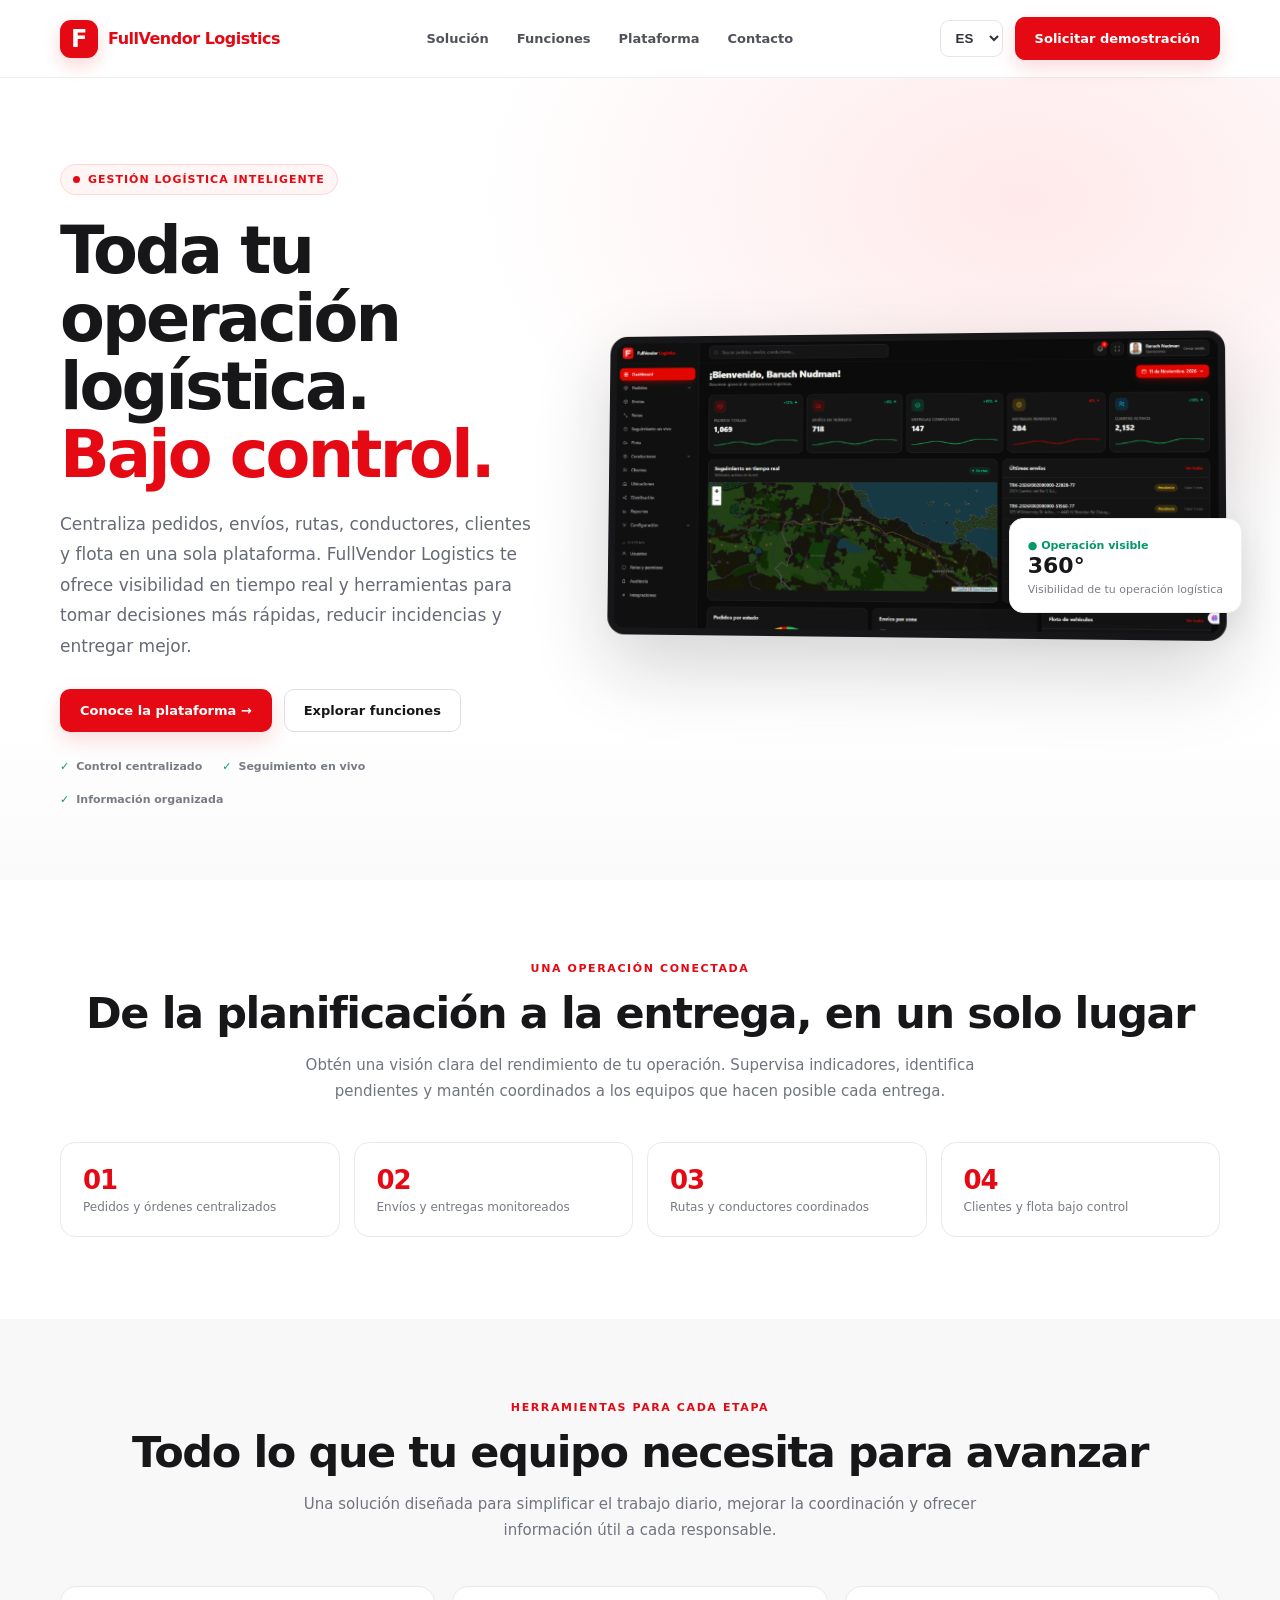
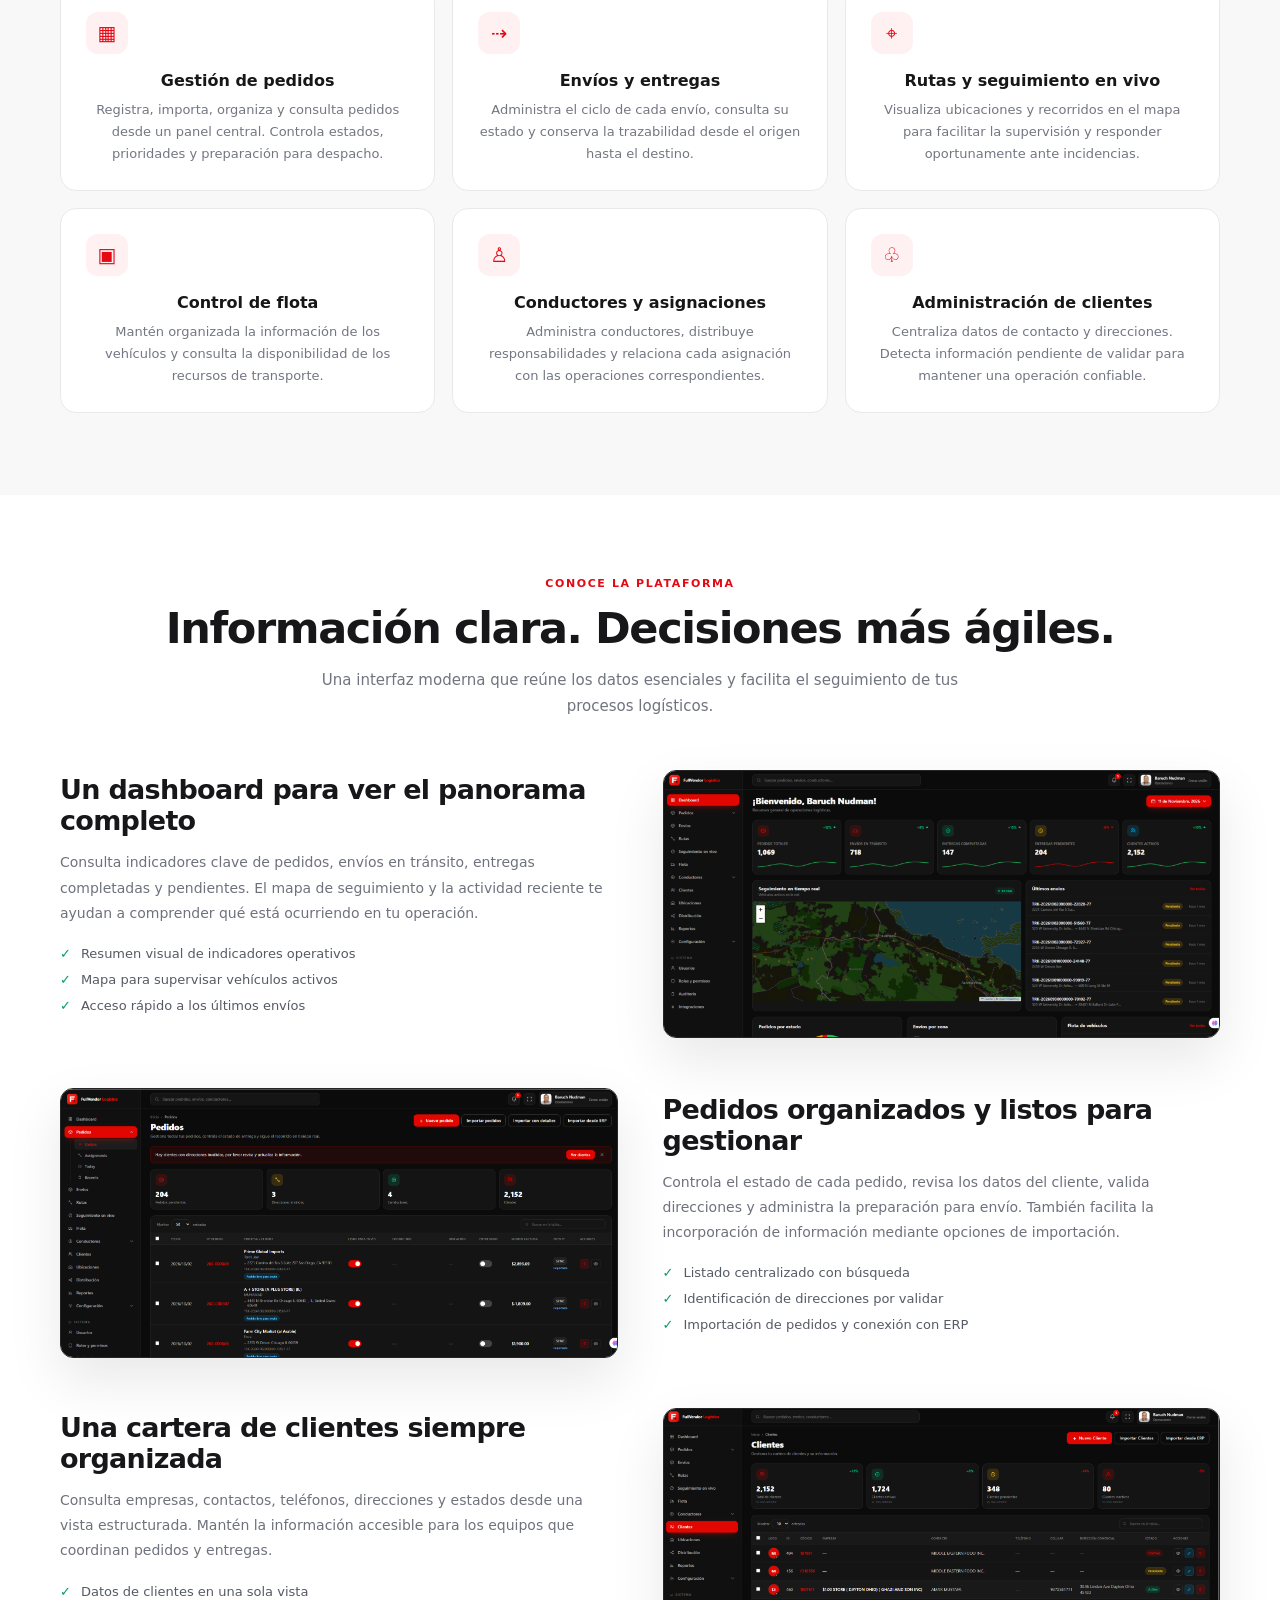
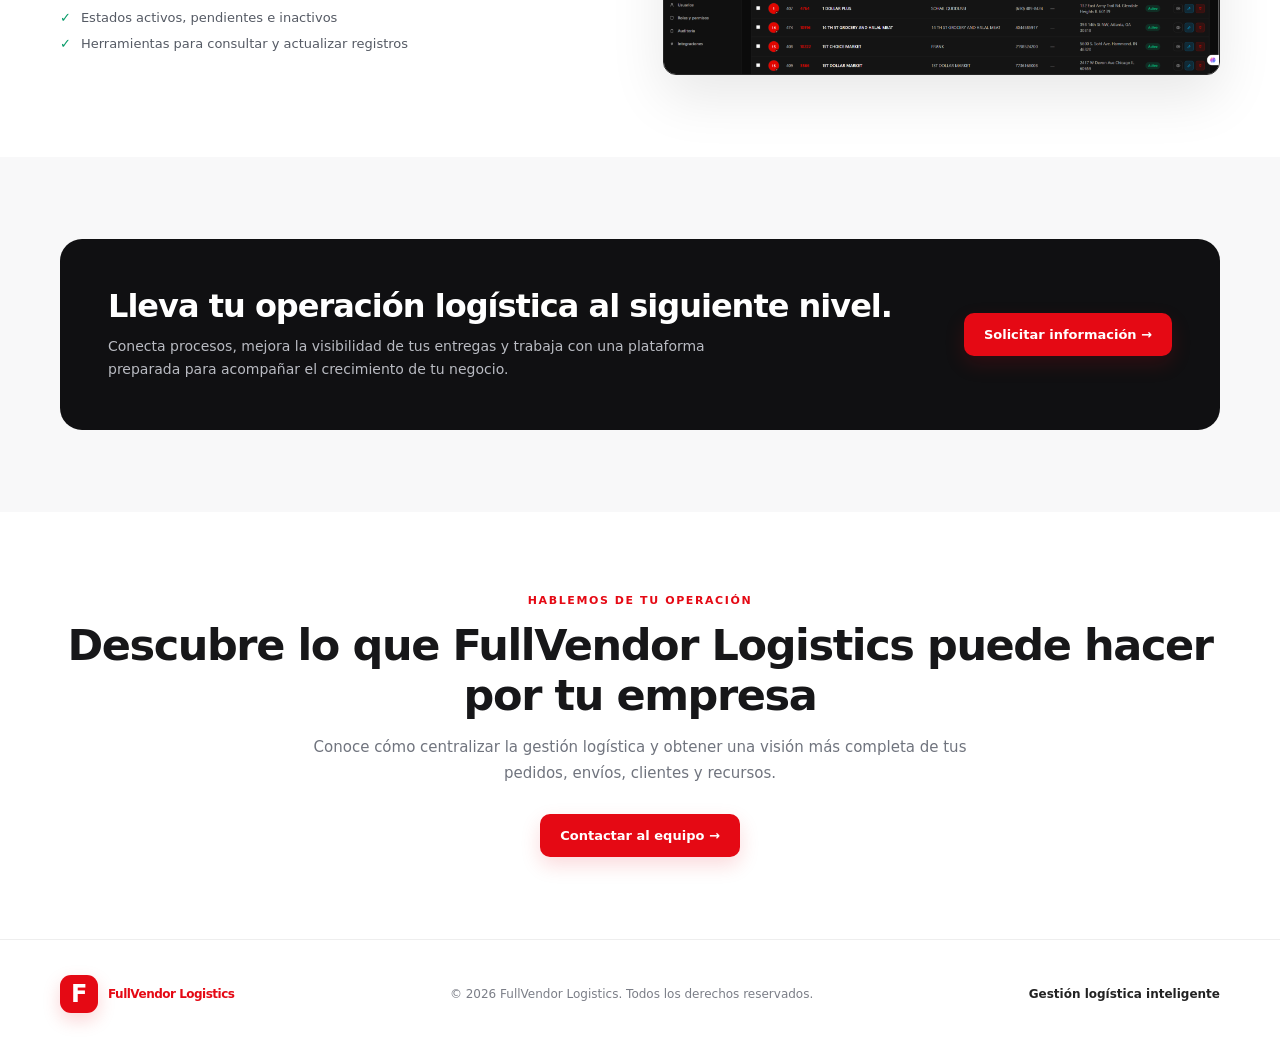
<file: FullVendor_Logistics_Web_MULTILENGUAJE/index.html>
<!DOCTYPE html>
<html lang="es">
<head>
<meta charset="UTF-8"><meta name="viewport" content="width=device-width, initial-scale=1.0">
<meta name="description" content="FullVendor Logistics: plataforma inteligente para gestionar pedidos, envíos, rutas, flotas, conductores y clientes desde un solo lugar.">
<meta name="theme-color" content="#e50914">
<title>FullVendor Logistics | Control logístico inteligente</title>
<style>
:root{--red:#e50914;--red2:#b90810;--ink:#171719;--muted:#667085;--line:#e9e9ec;--soft:#f7f7f8;--white:#fff;--dark:#101012}
*{box-sizing:border-box}html{scroll-behavior:smooth}body{margin:0;font-family:Inter,ui-sans-serif,system-ui,-apple-system,"Segoe UI",Arial,sans-serif;color:var(--ink);background:#fff}a{color:inherit;text-decoration:none}.wrap{width:min(1160px,calc(100% - 44px));margin:auto}
header{height:78px;display:flex;align-items:center;border-bottom:1px solid #eee;background:rgba(255,255,255,.94);position:sticky;top:0;z-index:10;backdrop-filter:blur(14px)}
.nav{display:flex;align-items:center;justify-content:space-between;gap:22px}.brand{display:flex;align-items:center;gap:10px;font-weight:850;letter-spacing:-.5px}.logo{width:38px;height:38px;border-radius:11px;background:var(--red);color:#fff;display:grid;place-items:center;font-size:24px;font-weight:900;box-shadow:0 7px 18px #e509142c}.brand span:last-child{color:var(--red)}.links{display:flex;gap:28px;color:#50525a;font-size:13px;font-weight:650}.links a:hover{color:var(--red)}.navright{display:flex;align-items:center;gap:12px}.lang{border:1px solid #e5e5e7;border-radius:9px;padding:9px 11px;background:white;font-weight:700;color:#303039;cursor:pointer}.btn{display:inline-flex;align-items:center;justify-content:center;gap:8px;border-radius:10px;padding:13px 19px;font-weight:750;font-size:13px;transition:.2s;border:1px solid transparent}.btn-red{background:var(--red);color:white;box-shadow:0 8px 20px #e5091426}.btn-red:hover{background:var(--red2);transform:translateY(-2px)}.btn-line{border-color:#dedee2;background:#fff}.btn-line:hover{border-color:var(--red);color:var(--red)}.menu{display:none;background:none;border:0;font-size:25px}
.hero{padding:86px 0 74px;overflow:hidden;background:radial-gradient(ellipse at 80% 15%,#ffe9ea 0,transparent 38%),linear-gradient(180deg,#fff 0%,#fff 80%,#fafafa 100%)}
.hero-grid{display:grid;grid-template-columns:.88fr 1.12fr;gap:55px;align-items:center}.eyebrow{display:inline-flex;align-items:center;gap:8px;padding:8px 12px;border:1px solid #ffd5d8;background:#fff5f5;color:var(--red);border-radius:30px;font-size:11px;font-weight:800;letter-spacing:1px;text-transform:uppercase}.dot{width:7px;height:7px;border-radius:50%;background:var(--red)}h1{font-size:clamp(42px,5.1vw,66px);line-height:1.04;letter-spacing:-2.8px;margin:22px 0 20px;font-weight:850}h1 em{font-style:normal;color:var(--red)}.lead{font-size:17px;line-height:1.8;color:#666a74;max-width:520px;margin:0 0 27px}.actions{display:flex;gap:12px;flex-wrap:wrap}.trust{display:flex;gap:20px;flex-wrap:wrap;margin-top:28px;color:#777b85;font-size:11px;font-weight:650}.trust span:before{content:"✓";color:#079b68;font-weight:900;margin-right:7px}
.hero-visual{position:relative}.hero-frame{background:#111;border:7px solid #171719;border-radius:18px;overflow:hidden;box-shadow:0 30px 80px #15151b30;transform:perspective(1200px) rotateY(-5deg) rotateX(2deg)}.hero-frame img{display:block;width:100%;height:auto}.float-card{position:absolute;right:-22px;bottom:24px;background:white;border:1px solid #eee;border-radius:14px;padding:15px 18px;box-shadow:0 14px 35px #00000018;min-width:175px}.float-card b{display:block;font-size:22px}.float-card small{color:#7b7e87;font-size:11px}.float-card strong{color:#059669;font-size:11px}
.section{padding:82px 0}.section.soft{background:#f8f8f9}.center{text-align:center}.kicker{color:var(--red);font-size:11px;font-weight:850;letter-spacing:1.6px;text-transform:uppercase}.section h2{font-size:clamp(30px,3.5vw,43px);letter-spacing:-1.4px;margin:13px 0 14px}.sub{max-width:690px;margin:0 auto;color:#70747e;line-height:1.75;font-size:15px}
.metrics{display:grid;grid-template-columns:repeat(4,1fr);gap:14px;margin-top:38px}.metric{padding:22px;border:1px solid var(--line);border-radius:15px;background:#fff;text-align:left}.metric b{display:block;font-size:26px;color:var(--red);letter-spacing:-1px}.metric span{display:block;margin-top:5px;font-size:12px;color:#777b85}
.feature-grid{display:grid;grid-template-columns:repeat(3,1fr);gap:17px;margin-top:42px}.feature{border:1px solid #e9e9ec;border-radius:16px;padding:25px;background:#fff;transition:.2s}.feature:hover{transform:translateY(-4px);box-shadow:0 15px 35px #1717190d;border-color:#f3b5b9}.ico{width:42px;height:42px;display:grid;place-items:center;border-radius:12px;background:#fff0f1;color:var(--red);font-size:20px;margin-bottom:17px}.feature h3{font-size:16px;margin:0 0 9px}.feature p{font-size:13px;line-height:1.7;color:#737782;margin:0}
.showcase{display:grid;grid-template-columns:1fr 1fr;gap:45px;align-items:center;margin-top:50px}.showcase:nth-child(even){direction:rtl}.showcase:nth-child(even)>*{direction:ltr}.showcase img{width:100%;border-radius:13px;border:1px solid #252525;box-shadow:0 22px 55px #00000018;display:block}.showcase h3{font-size:27px;letter-spacing:-.7px;margin:0 0 12px}.showcase p{color:#6e727c;line-height:1.8;font-size:14px}.checks{list-style:none;padding:0;margin:20px 0}.checks li{margin:11px 0;color:#555a64;font-size:13px}.checks li:before{content:"✓";color:#079b68;font-weight:900;margin-right:10px}
.band{background:var(--dark);color:#fff;border-radius:22px;padding:48px;display:flex;align-items:center;justify-content:space-between;gap:30px}.band h2{font-size:32px;letter-spacing:-1px;margin:0 0 10px}.band p{color:#b9bbc2;line-height:1.7;margin:0;max-width:650px;font-size:14px}
footer{padding:35px 0;border-top:1px solid #eee;color:#7b7e87;font-size:12px}.foot{display:flex;justify-content:space-between;align-items:center;gap:20px}.foot b{color:#222}
@media(max-width:900px){.hero-grid{grid-template-columns:1fr;gap:45px}.hero-copy{max-width:700px}.hero-visual{max-width:800px}.links{gap:15px}.showcase{gap:25px}.metrics{grid-template-columns:repeat(2,1fr)}}
@media(max-width:680px){.wrap{width:min(100% - 30px,1160px)}header{height:68px}.links{display:none;position:absolute;top:67px;left:0;right:0;background:#fff;padding:18px 22px;border-bottom:1px solid #eee;flex-direction:column}.links.open{display:flex}.menu{display:block}.navright .btn{display:none}.hero{padding:58px 0}.hero-grid{gap:38px}h1{font-size:43px;letter-spacing:-1.8px}.lead{font-size:15px}.float-card{right:-5px;bottom:10px}.section{padding:62px 0}.feature-grid{grid-template-columns:1fr}.showcase{grid-template-columns:1fr;gap:22px;margin-top:38px}.showcase:nth-child(even){direction:ltr}.metrics{gap:10px}.metric{padding:16px}.metric b{font-size:22px}.band{padding:30px 24px;display:block}.band .btn{margin-top:22px}.foot{align-items:flex-start;flex-direction:column}}
</style></head>
<body>
<header><div class="wrap nav">
<a class="brand" href="#"><span class="logo">F</span><span>FullVendor <span>Logistics</span></span></a>
<nav class="links" id="navlinks"><a href="#solucion" data-i="nav_solution">Solución</a><a href="#funciones" data-i="nav_features">Funciones</a><a href="#plataforma" data-i="nav_platform">Plataforma</a><a href="#contacto" data-i="nav_contact">Contacto</a></nav>
<div class="navright"><select class="lang" id="language" aria-label="Language"><option value="es">ES</option><option value="en">EN</option><option value="pt">PT</option></select><a class="btn btn-red" href="#contacto" data-i="nav_demo">Solicitar demostración</a><button class="menu" id="menubtn" aria-label="Menu">☰</button></div>
</div></header>
<main>
<section class="hero" id="solucion"><div class="wrap hero-grid">
<div class="hero-copy"><div class="eyebrow"><span class="dot"></span><span data-i="eyebrow">Gestión logística inteligente</span></div>
<h1 data-i-html="hero_title">Toda tu operación logística.<br><em>Bajo control.</em></h1>
<p class="lead" data-i="hero_desc">Centraliza pedidos, envíos, rutas, conductores, clientes y flota en una sola plataforma. FullVendor Logistics te ofrece visibilidad en tiempo real y herramientas para tomar decisiones más rápidas, reducir incidencias y entregar mejor.</p>
<div class="actions"><a class="btn btn-red" href="#contacto" data-i="hero_cta">Conoce la plataforma →</a><a class="btn btn-line" href="#plataforma" data-i="hero_secondary">Explorar funciones</a></div>
<div class="trust"><span data-i="trust1">Control centralizado</span><span data-i="trust2">Seguimiento en vivo</span><span data-i="trust3">Información organizada</span></div>
</div>
<div class="hero-visual"><div class="hero-frame"><img src="imagenes/dashboard-logistica.png" data-es-src="imagenes/dashboard-logistica.png" data-en-src="imagenes/dashboard-logistica-en.png" alt="Panel principal de FullVendor Logistics"></div><div class="float-card"><strong data-i="live">● Operación visible</strong><b>360°</b><small data-i="float_text">Visibilidad de tu operación logística</small></div></div>
</div></section>
<section class="section"><div class="wrap center"><div class="kicker" data-i="overview_kicker">Una operación conectada</div><h2 data-i="overview_title">De la planificación a la entrega, en un solo lugar</h2><p class="sub" data-i="overview_desc">Obtén una visión clara del rendimiento de tu operación. Supervisa indicadores, identifica pendientes y mantén coordinados a los equipos que hacen posible cada entrega.</p>
<div class="metrics"><div class="metric"><b>01</b><span data-i="m1">Pedidos y órdenes centralizados</span></div><div class="metric"><b>02</b><span data-i="m2">Envíos y entregas monitoreados</span></div><div class="metric"><b>03</b><span data-i="m3">Rutas y conductores coordinados</span></div><div class="metric"><b>04</b><span data-i="m4">Clientes y flota bajo control</span></div></div>
</div></section>
<section class="section soft" id="funciones"><div class="wrap center"><div class="kicker" data-i="features_kicker">Herramientas para cada etapa</div><h2 data-i="features_title">Todo lo que tu equipo necesita para avanzar</h2><p class="sub" data-i="features_desc">Una solución diseñada para simplificar el trabajo diario, mejorar la coordinación y ofrecer información útil a cada responsable.</p>
<div class="feature-grid">
<article class="feature"><div class="ico">▦</div><h3 data-i="f1t">Gestión de pedidos</h3><p data-i="f1d">Registra, importa, organiza y consulta pedidos desde un panel central. Controla estados, prioridades y preparación para despacho.</p></article>
<article class="feature"><div class="ico">⇢</div><h3 data-i="f2t">Envíos y entregas</h3><p data-i="f2d">Administra el ciclo de cada envío, consulta su estado y conserva la trazabilidad desde el origen hasta el destino.</p></article>
<article class="feature"><div class="ico">⌖</div><h3 data-i="f3t">Rutas y seguimiento en vivo</h3><p data-i="f3d">Visualiza ubicaciones y recorridos en el mapa para facilitar la supervisión y responder oportunamente ante incidencias.</p></article>
<article class="feature"><div class="ico">▣</div><h3 data-i="f4t">Control de flota</h3><p data-i="f4d">Mantén organizada la información de los vehículos y consulta la disponibilidad de los recursos de transporte.</p></article>
<article class="feature"><div class="ico">♙</div><h3 data-i="f5t">Conductores y asignaciones</h3><p data-i="f5d">Administra conductores, distribuye responsabilidades y relaciona cada asignación con las operaciones correspondientes.</p></article>
<article class="feature"><div class="ico">♧</div><h3 data-i="f6t">Administración de clientes</h3><p data-i="f6d">Centraliza datos de contacto y direcciones. Detecta información pendiente de validar para mantener una operación confiable.</p></article>
</div></div></section>
<section class="section" id="plataforma"><div class="wrap center"><div class="kicker" data-i="platform_kicker">Conoce la plataforma</div><h2 data-i="platform_title">Información clara. Decisiones más ágiles.</h2><p class="sub" data-i="platform_desc">Una interfaz moderna que reúne los datos esenciales y facilita el seguimiento de tus procesos logísticos.</p></div>
<div class="wrap">
<div class="showcase"><div><h3 data-i="s1t">Un dashboard para ver el panorama completo</h3><p data-i="s1d">Consulta indicadores clave de pedidos, envíos en tránsito, entregas completadas y pendientes. El mapa de seguimiento y la actividad reciente te ayudan a comprender qué está ocurriendo en tu operación.</p><ul class="checks"><li data-i="s1b1">Resumen visual de indicadores operativos</li><li data-i="s1b2">Mapa para supervisar vehículos activos</li><li data-i="s1b3">Acceso rápido a los últimos envíos</li></ul></div><img src="imagenes/dashboard-logistica.png" data-es-src="imagenes/dashboard-logistica.png" data-en-src="imagenes/dashboard-logistica-en.png" alt="Dashboard de operaciones logísticas"></div>
<div class="showcase"><div><h3 data-i="s2t">Pedidos organizados y listos para gestionar</h3><p data-i="s2d">Controla el estado de cada pedido, revisa los datos del cliente, valida direcciones y administra la preparación para envío. También facilita la incorporación de información mediante opciones de importación.</p><ul class="checks"><li data-i="s2b1">Listado centralizado con búsqueda</li><li data-i="s2b2">Identificación de direcciones por validar</li><li data-i="s2b3">Importación de pedidos y conexión con ERP</li></ul></div><img src="imagenes/pedidos.png" data-es-src="imagenes/pedidos.png" data-en-src="imagenes/pedidos-en.png" alt="Gestión de pedidos de FullVendor Logistics"></div>
<div class="showcase"><div><h3 data-i="s3t">Una cartera de clientes siempre organizada</h3><p data-i="s3d">Consulta empresas, contactos, teléfonos, direcciones y estados desde una vista estructurada. Mantén la información accesible para los equipos que coordinan pedidos y entregas.</p><ul class="checks"><li data-i="s3b1">Datos de clientes en una sola vista</li><li data-i="s3b2">Estados activos, pendientes e inactivos</li><li data-i="s3b3">Herramientas para consultar y actualizar registros</li></ul></div><img src="imagenes/clientes.png" data-es-src="imagenes/clientes.png" data-en-src="imagenes/clientes-en.png" alt="Administración de clientes"></div>
</div></section>
<section class="section soft"><div class="wrap"><div class="band"><div><h2 data-i="band_title">Lleva tu operación logística al siguiente nivel.</h2><p data-i="band_desc">Conecta procesos, mejora la visibilidad de tus entregas y trabaja con una plataforma preparada para acompañar el crecimiento de tu negocio.</p></div><a class="btn btn-red" href="#contacto" data-i="band_cta">Solicitar información →</a></div></div></section>
<section class="section" id="contacto"><div class="wrap center"><div class="kicker" data-i="contact_kicker">Hablemos de tu operación</div><h2 data-i="contact_title">Descubre lo que FullVendor Logistics puede hacer por tu empresa</h2><p class="sub" data-i="contact_desc">Conoce cómo centralizar la gestión logística y obtener una visión más completa de tus pedidos, envíos, clientes y recursos.</p><div style="margin-top:27px"><a class="btn btn-red" href="#contacto" data-i="contact_cta">Contactar al equipo →</a></div></div></section>
</main>
<footer><div class="wrap foot"><a class="brand" href="#"><span class="logo">F</span><span>FullVendor <span>Logistics</span></span></a><span data-i="copyright">© 2026 FullVendor Logistics. Todos los derechos reservados.</span><b data-i="footerline">Gestión logística inteligente</b></div></footer>
<script>
const translations={
es:{
nav_solution:"Solución",nav_features:"Funciones",nav_platform:"Plataforma",nav_contact:"Contacto",nav_demo:"Solicitar demostración",
eyebrow:"Gestión logística inteligente",hero_title:'Toda tu operación logística.<br><em>Bajo control.</em>',
hero_desc:"Centraliza pedidos, envíos, rutas, conductores, clientes y flota en una sola plataforma. FullVendor Logistics te ofrece visibilidad en tiempo real y herramientas para tomar decisiones más rápidas, reducir incidencias y entregar mejor.",
hero_cta:"Conoce la plataforma →",hero_secondary:"Explorar funciones",trust1:"Control centralizado",trust2:"Seguimiento en vivo",trust3:"Información organizada",live:"● Operación visible",float_text:"Visibilidad de tu operación logística",
overview_kicker:"Una operación conectada",overview_title:"De la planificación a la entrega, en un solo lugar",overview_desc:"Obtén una visión clara del rendimiento de tu operación. Supervisa indicadores, identifica pendientes y mantén coordinados a los equipos que hacen posible cada entrega.",
m1:"Pedidos y órdenes centralizados",m2:"Envíos y entregas monitoreados",m3:"Rutas y conductores coordinados",m4:"Clientes y flota bajo control",
features_kicker:"Herramientas para cada etapa",features_title:"Todo lo que tu equipo necesita para avanzar",features_desc:"Una solución diseñada para simplificar el trabajo diario, mejorar la coordinación y ofrecer información útil a cada responsable.",
f1t:"Gestión de pedidos",f1d:"Registra, importa, organiza y consulta pedidos desde un panel central. Controla estados, prioridades y preparación para despacho.",
f2t:"Envíos y entregas",f2d:"Administra el ciclo de cada envío, consulta su estado y conserva la trazabilidad desde el origen hasta el destino.",
f3t:"Rutas y seguimiento en vivo",f3d:"Visualiza ubicaciones y recorridos en el mapa para facilitar la supervisión y responder oportunamente ante incidencias.",
f4t:"Control de flota",f4d:"Mantén organizada la información de los vehículos y consulta la disponibilidad de los recursos de transporte.",
f5t:"Conductores y asignaciones",f5d:"Administra conductores, distribuye responsabilidades y relaciona cada asignación con las operaciones correspondientes.",
f6t:"Administración de clientes",f6d:"Centraliza datos de contacto y direcciones. Detecta información pendiente de validar para mantener una operación confiable.",
platform_kicker:"Conoce la plataforma",platform_title:"Información clara. Decisiones más ágiles.",platform_desc:"Una interfaz moderna que reúne los datos esenciales y facilita el seguimiento de tus procesos logísticos.",
s1t:"Un dashboard para ver el panorama completo",s1d:"Consulta indicadores clave de pedidos, envíos en tránsito, entregas completadas y pendientes. El mapa de seguimiento y la actividad reciente te ayudan a comprender qué está ocurriendo en tu operación.",s1b1:"Resumen visual de indicadores operativos",s1b2:"Mapa para supervisar vehículos activos",s1b3:"Acceso rápido a los últimos envíos",
s2t:"Pedidos organizados y listos para gestionar",s2d:"Controla el estado de cada pedido, revisa los datos del cliente, valida direcciones y administra la preparación para envío. También facilita la incorporación de información mediante opciones de importación.",s2b1:"Listado centralizado con búsqueda",s2b2:"Identificación de direcciones por validar",s2b3:"Importación de pedidos y conexión con ERP",
s3t:"Una cartera de clientes siempre organizada",s3d:"Consulta empresas, contactos, teléfonos, direcciones y estados desde una vista estructurada. Mantén la información accesible para los equipos que coordinan pedidos y entregas.",s3b1:"Datos de clientes en una sola vista",s3b2:"Estados activos, pendientes e inactivos",s3b3:"Herramientas para consultar y actualizar registros",
band_title:"Lleva tu operación logística al siguiente nivel.",band_desc:"Conecta procesos, mejora la visibilidad de tus entregas y trabaja con una plataforma preparada para acompañar el crecimiento de tu negocio.",band_cta:"Solicitar información →",
contact_kicker:"Hablemos de tu operación",contact_title:"Descubre lo que FullVendor Logistics puede hacer por tu empresa",contact_desc:"Conoce cómo centralizar la gestión logística y obtener una visión más completa de tus pedidos, envíos, clientes y recursos.",contact_cta:"Contactar al equipo →",copyright:"© 2026 FullVendor Logistics. Todos los derechos reservados.",footerline:"Gestión logística inteligente"
},
en:{
nav_solution:"Solution",nav_features:"Features",nav_platform:"Platform",nav_contact:"Contact",nav_demo:"Request a demo",
eyebrow:"Intelligent logistics management",hero_title:'Your entire logistics operation.<br><em>Under control.</em>',
hero_desc:"Centralize orders, shipments, routes, drivers, customers, and fleet operations on one platform. FullVendor Logistics gives you real-time visibility and the tools to make faster decisions, reduce issues, and deliver better service.",
hero_cta:"Explore the platform →",hero_secondary:"Explore features",trust1:"Centralized control",trust2:"Live tracking",trust3:"Organized information",live:"● Operation visibility",float_text:"Visibility across your logistics operation",
overview_kicker:"One connected operation",overview_title:"From planning to delivery, all in one place",overview_desc:"Get a clear view of operational performance. Monitor key indicators, identify pending tasks, and keep the teams behind every delivery coordinated.",
m1:"Centralized orders",m2:"Monitored shipments and deliveries",m3:"Coordinated routes and drivers",m4:"Customers and fleet under control",
features_kicker:"Tools for every stage",features_title:"Everything your team needs to move forward",features_desc:"A solution designed to simplify daily work, improve coordination, and provide useful information to every team member.",
f1t:"Order management",f1d:"Create, import, organize, and review orders from a central dashboard. Manage statuses, priorities, and dispatch readiness.",
f2t:"Shipments and deliveries",f2d:"Manage each shipment lifecycle, check its status, and maintain traceability from origin to destination.",
f3t:"Routes and live tracking",f3d:"View locations and routes on the map to improve oversight and respond promptly to operational issues.",
f4t:"Fleet management",f4d:"Keep vehicle information organized and review the availability of your transportation resources.",
f5t:"Drivers and assignments",f5d:"Manage drivers, distribute responsibilities, and link each assignment to the corresponding operation.",
f6t:"Customer management",f6d:"Centralize contact details and addresses. Identify information that needs validation to keep operations reliable.",
platform_kicker:"Explore the platform",platform_title:"Clear information. Faster decisions.",platform_desc:"A modern interface that brings essential data together and makes logistics processes easier to monitor.",
s1t:"A dashboard for the complete picture",s1d:"Review key indicators for orders, shipments in transit, completed deliveries, and pending deliveries. The tracking map and recent activity help you understand what is happening across your operation.",s1b1:"Visual summary of operational indicators",s1b2:"Map to monitor active vehicles",s1b3:"Quick access to recent shipments",
s2t:"Orders organized and ready to manage",s2d:"Track every order, review customer details, validate addresses, and manage dispatch readiness. Import options also make it easier to bring information into the platform.",s2b1:"Centralized searchable order list",s2b2:"Identification of addresses requiring validation",s2b3:"Order imports and ERP integration",
s3t:"An organized customer portfolio",s3d:"Review companies, contacts, phone numbers, addresses, and statuses in a structured view. Keep information accessible to the teams coordinating orders and deliveries.",s3b1:"Customer information in one view",s3b2:"Active, pending, and inactive statuses",s3b3:"Tools to review and update records",
band_title:"Take your logistics operation to the next level.",band_desc:"Connect processes, improve delivery visibility, and work with a platform designed to support your business as it grows.",band_cta:"Request information →",
contact_kicker:"Let's talk about your operation",contact_title:"Discover what FullVendor Logistics can do for your business",contact_desc:"See how to centralize logistics management and gain a more complete view of your orders, shipments, customers, and resources.",contact_cta:"Contact our team →",copyright:"© 2026 FullVendor Logistics. All rights reserved.",footerline:"Intelligent logistics management"
},
pt:{
nav_solution:"Solução",nav_features:"Recursos",nav_platform:"Plataforma",nav_contact:"Contato",nav_demo:"Solicitar demonstração",
eyebrow:"Gestão logística inteligente",hero_title:'Toda a sua operação logística.<br><em>Sob controle.</em>',
hero_desc:"Centralize pedidos, remessas, rotas, motoristas, clientes e frota em uma única plataforma. O FullVendor Logistics oferece visibilidade em tempo real e ferramentas para tomar decisões mais rápidas, reduzir ocorrências e melhorar as entregas.",
hero_cta:"Conheça a plataforma →",hero_secondary:"Explorar recursos",trust1:"Controle centralizado",trust2:"Rastreamento ao vivo",trust3:"Informações organizadas",live:"● Operação visível",float_text:"Visibilidade da sua operação logística",
overview_kicker:"Uma operação conectada",overview_title:"Do planejamento à entrega, em um só lugar",overview_desc:"Tenha uma visão clara do desempenho da operação. Acompanhe indicadores, identifique pendências e mantenha as equipes responsáveis por cada entrega alinhadas.",
m1:"Pedidos centralizados",m2:"Remessas e entregas monitoradas",m3:"Rotas e motoristas coordenados",m4:"Clientes e frota sob controle",
features_kicker:"Ferramentas para cada etapa",features_title:"Tudo o que sua equipe precisa para avançar",features_desc:"Uma solução desenvolvida para simplificar o trabalho diário, melhorar a coordenação e oferecer informações úteis a cada responsável.",
f1t:"Gestão de pedidos",f1d:"Cadastre, importe, organize e consulte pedidos em um painel central. Controle status, prioridades e preparação para despacho.",
f2t:"Remessas e entregas",f2d:"Gerencie o ciclo de cada remessa, consulte seu status e mantenha a rastreabilidade da origem ao destino.",
f3t:"Rotas e rastreamento ao vivo",f3d:"Visualize localizações e trajetos no mapa para facilitar o acompanhamento e responder rapidamente a ocorrências.",
f4t:"Gestão de frota",f4d:"Mantenha as informações dos veículos organizadas e consulte a disponibilidade dos recursos de transporte.",
f5t:"Motoristas e atribuições",f5d:"Gerencie motoristas, distribua responsabilidades e vincule cada atribuição às operações correspondentes.",
f6t:"Gestão de clientes",f6d:"Centralize dados de contato e endereços. Identifique informações que precisam de validação para manter uma operação confiável.",
platform_kicker:"Conheça a plataforma",platform_title:"Informações claras. Decisões mais rápidas.",platform_desc:"Uma interface moderna que reúne os dados essenciais e facilita o acompanhamento dos processos logísticos.",
s1t:"Um dashboard com a visão completa",s1d:"Consulte indicadores de pedidos, remessas em trânsito, entregas concluídas e pendentes. O mapa de rastreamento e a atividade recente ajudam a entender o que acontece na operação.",s1b1:"Resumo visual dos indicadores operacionais",s1b2:"Mapa para acompanhar veículos ativos",s1b3:"Acesso rápido às últimas remessas",
s2t:"Pedidos organizados e prontos para gestão",s2d:"Acompanhe o status de cada pedido, consulte os dados do cliente, valide endereços e gerencie a preparação para envio. As opções de importação também facilitam a entrada de informações.",s2b1:"Lista centralizada com pesquisa",s2b2:"Identificação de endereços que precisam de validação",s2b3:"Importação de pedidos e integração com ERP",
s3t:"Uma carteira de clientes sempre organizada",s3d:"Consulte empresas, contatos, telefones, endereços e status em uma visualização estruturada. Mantenha as informações acessíveis às equipes que coordenam pedidos e entregas.",s3b1:"Dados dos clientes em uma única visualização",s3b2:"Status ativos, pendentes e inativos",s3b3:"Ferramentas para consultar e atualizar registros",
band_title:"Leve sua operação logística para o próximo nível.",band_desc:"Conecte processos, melhore a visibilidade das entregas e trabalhe com uma plataforma preparada para acompanhar o crescimento do seu negócio.",band_cta:"Solicitar informações →",
contact_kicker:"Vamos conversar sobre sua operação",contact_title:"Descubra o que o FullVendor Logistics pode fazer pela sua empresa",contact_desc:"Saiba como centralizar a gestão logística e obter uma visão mais completa dos pedidos, remessas, clientes e recursos.",contact_cta:"Falar com nossa equipe →",copyright:"© 2026 FullVendor Logistics. Todos os direitos reservados.",footerline:"Gestão logística inteligente"
}};
function setLang(lang){const t=translations[lang]||translations.es;document.querySelectorAll("img[data-es-src][data-en-src]").forEach(img=>{img.src=(lang==="en"?img.dataset.enSrc:img.dataset.esSrc);});document.documentElement.lang=lang;document.querySelectorAll("[data-i]").forEach(el=>{const k=el.dataset.i;if(t[k])el.textContent=t[k]});document.querySelectorAll("[data-i-html]").forEach(el=>{const k=el.dataset.iHtml;if(t[k])el.innerHTML=t[k]});document.title=lang==="en"?"FullVendor Logistics | Intelligent logistics control":lang==="pt"?"FullVendor Logistics | Gestão logística inteligente":"FullVendor Logistics | Control logístico inteligente";document.querySelector('meta[name="description"]').content=t.hero_desc;}
document.getElementById("language").addEventListener("change",e=>setLang(e.target.value));
document.getElementById("menubtn").addEventListener("click",()=>document.getElementById("navlinks").classList.toggle("open"));
document.querySelectorAll("#navlinks a").forEach(a=>a.addEventListener("click",()=>document.getElementById("navlinks").classList.remove("open")));
setLang("es");
</script><script>
document.querySelectorAll('img').forEach((img) => {
  img.addEventListener('error', () => {
    img.style.minHeight = '160px';
    img.style.objectFit = 'contain';
    img.alt = 'No se pudo cargar: ' + img.getAttribute('src');
    img.style.background = '#f3f4f6';
  });
});
</script>
</body></html>
</file>
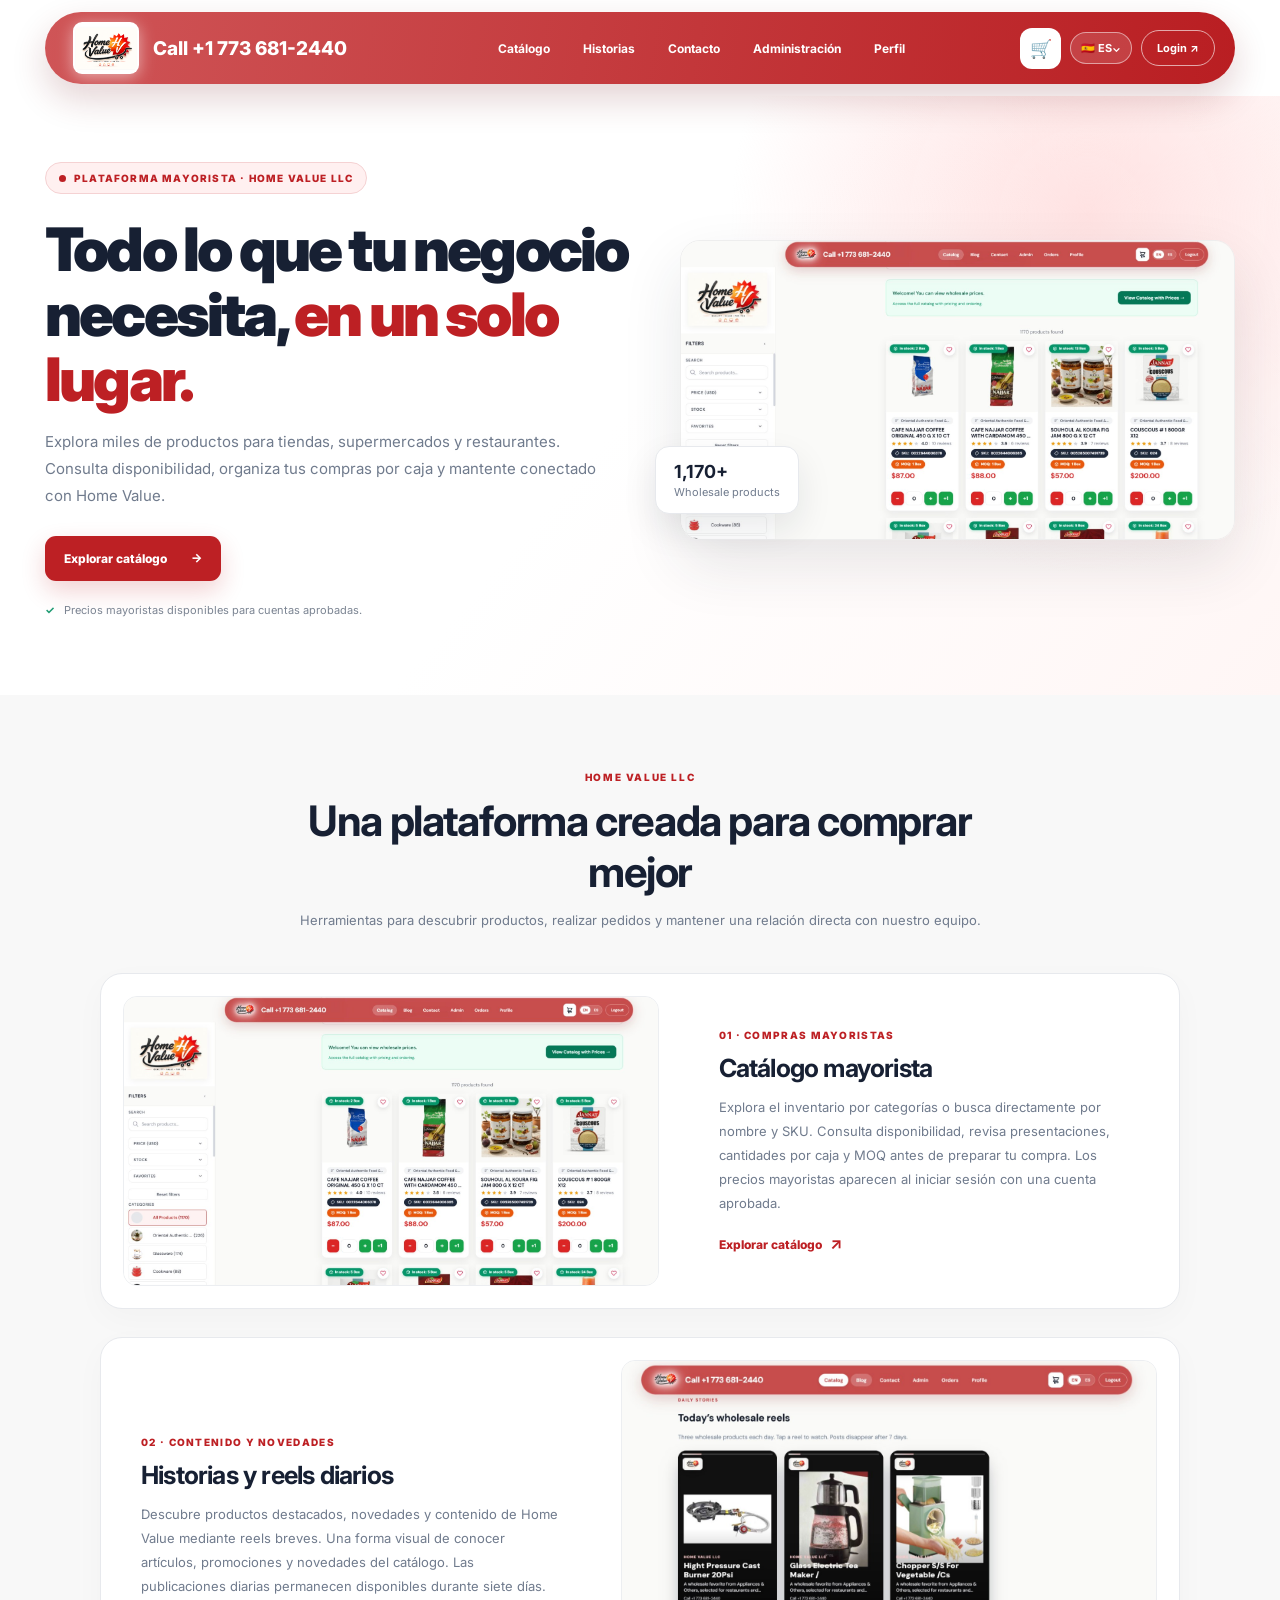
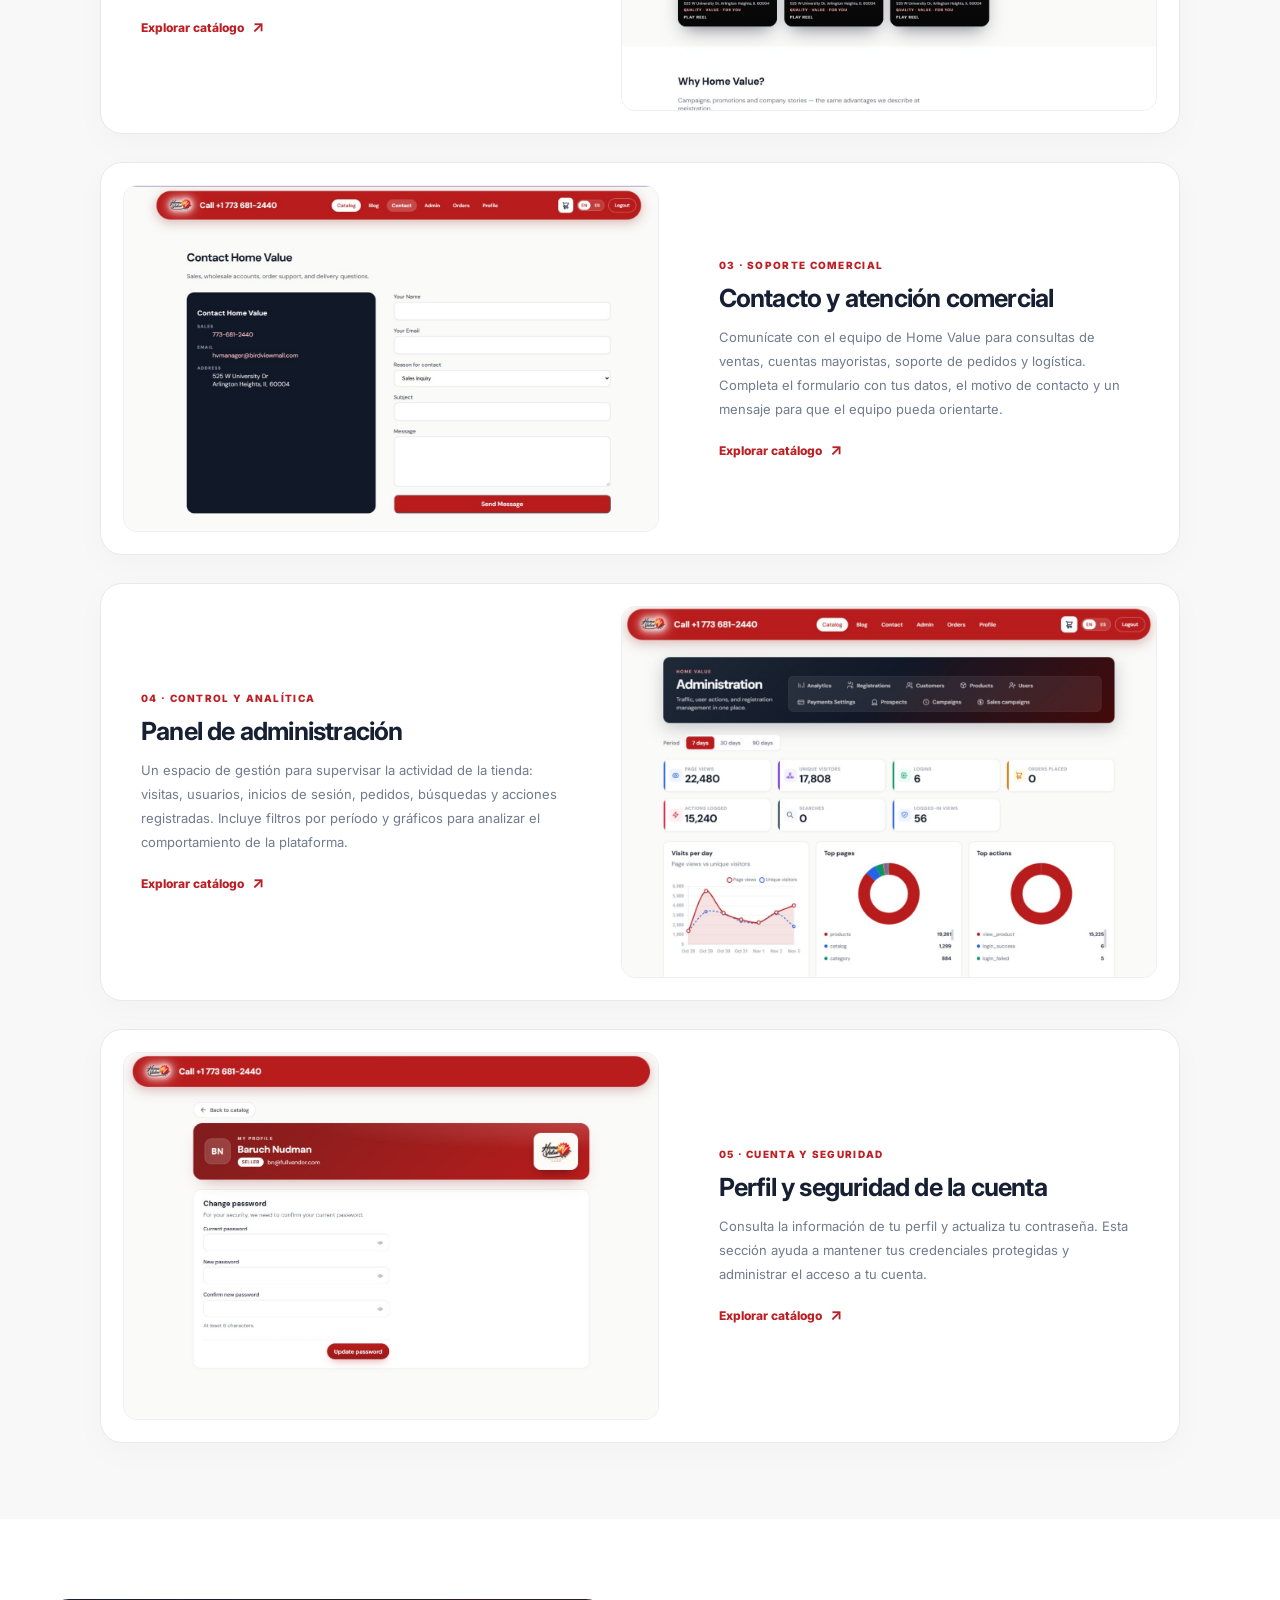
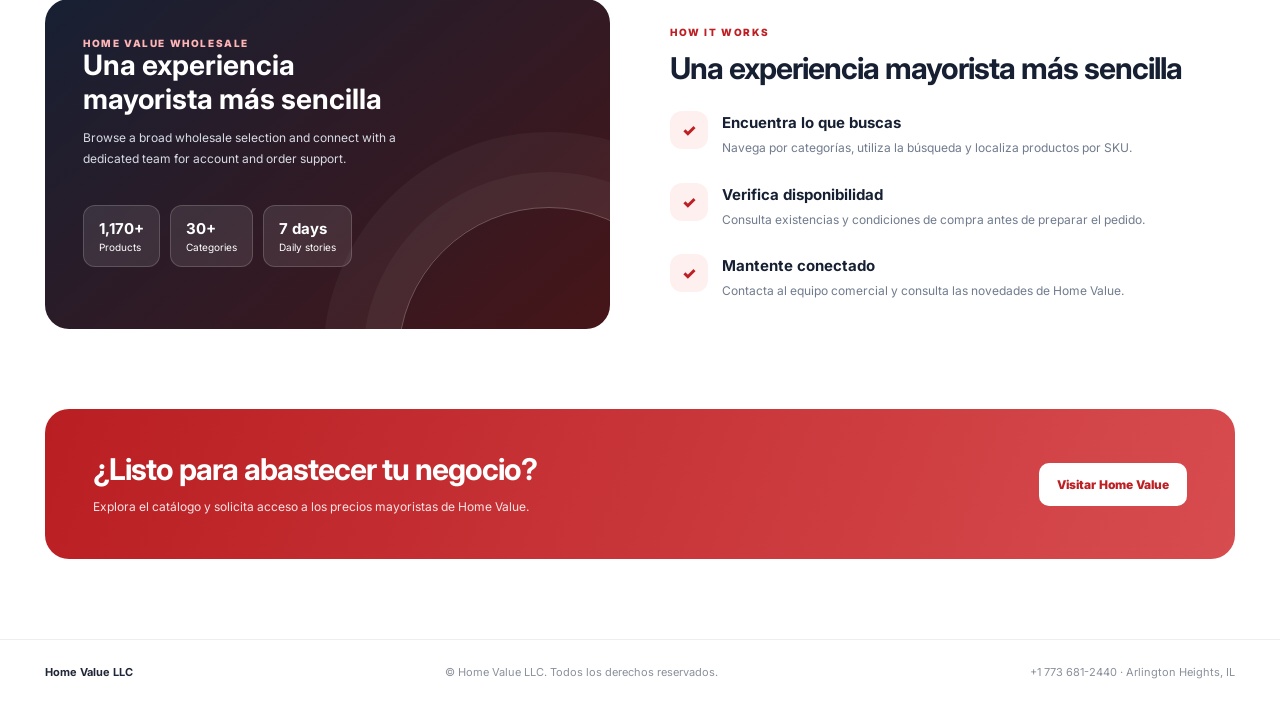
<file: HomeValue_Website_Logo_Fixed/index.html>
<!doctype html><html lang="es"><head><meta charset="utf-8"><meta name="viewport" content="width=device-width,initial-scale=1"><meta name="theme-color" content="#b91f22"><title>Home Value LLC | Wholesale Platform</title>
<meta name="description" content="Explore the Home Value wholesale catalog, stories, contact, administration and account tools.">
<link rel="preconnect" href="https://fonts.googleapis.com"><link rel="preconnect" href="https://fonts.gstatic.com" crossorigin><link href="https://fonts.googleapis.com/css2?family=Inter:wght@400;500;600;700;800;900&display=swap" rel="stylesheet">
<style>
:root{--red:#bd2024;--red2:#e34b4e;--ink:#172033;--muted:#707b8d;--line:#e7e9ed;--bg:#fafafa;--green:#008866}
*{box-sizing:border-box}html{scroll-behavior:smooth}body{margin:0;background:white;color:var(--ink);font-family:Inter,Arial,sans-serif}a{text-decoration:none;color:inherit}.wrap{width:min(1190px,calc(100% - 44px));margin:auto}
header{position:sticky;top:0;z-index:30;padding:12px 0;background:#fff9;backdrop-filter:blur(14px)}.nav{height:72px;border-radius:50px;background:linear-gradient(100deg,#cf5557,#b91e22);box-shadow:0 15px 35px #72161930;display:flex;align-items:center;padding:0 20px 0 28px;color:white;gap:22px}.brand{display:flex;align-items:center;gap:14px;min-width:310px}.brand img{width:66px;height:52px;object-fit:contain;display:block;filter:drop-shadow(0 3px 8px #fff8);background:#fff;border-radius:9px;padding:2px}.phone{font-size:19px;font-weight:800;white-space:nowrap}.navlinks{display:flex;align-items:center;justify-content:center;gap:5px;flex:1}.navlinks a{padding:11px 14px;border-radius:30px;font-size:12px;font-weight:700;white-space:nowrap;color:#fff}.navlinks a:hover,.navlinks a.active{background:#ffffff32}.actions{display:flex;align-items:center;gap:9px}.cart{width:41px;height:41px;border-radius:12px;background:white;color:var(--ink);display:grid;place-items:center;font-size:18px}.lang{position:relative}.langbtn{border:1px solid #ffffff80;background:#ffffff22;border-radius:30px;padding:8px 10px;color:white;font:700 11px Inter;cursor:pointer}.langmenu{display:none;position:absolute;right:0;top:43px;width:178px;background:white;border:1px solid var(--line);border-radius:13px;box-shadow:0 15px 40px #1112;padding:6px}.langmenu.open{display:block}.langmenu button{width:100%;border:0;background:white;padding:10px;text-align:left;border-radius:8px;font:600 12px Inter;cursor:pointer}.langmenu button:hover,.langmenu button.active{background:#fff0f0;color:var(--red)}.logout{border:1px solid #ffffff9c;color:white;border-radius:30px;padding:10px 15px;font-size:11px;font-weight:700}
.hero{padding:66px 0 78px;background:radial-gradient(circle at 85% 20%,#ffe2e2 0,transparent 30%),linear-gradient(130deg,#fff 50%,#fff6f5);overflow:hidden}.heroGrid{display:grid;grid-template-columns:1.03fr .97fr;gap:45px;align-items:center}.pill{display:inline-flex;align-items:center;gap:8px;border-radius:30px;padding:9px 13px;background:#fff0f0;border:1px solid #f5d2d3;color:var(--red);font-size:10px;font-weight:850;letter-spacing:1.2px}.pill i{width:7px;height:7px;background:var(--red);border-radius:50%}h1{font-size:clamp(38px,5vw,60px);line-height:1.08;letter-spacing:-2.8px;margin:23px 0 17px;font-weight:900}h1 em{font-style:normal;color:var(--red)}.hero p{max-width:560px;color:var(--muted);font-size:15px;line-height:1.8;margin:0 0 27px}.btn{display:inline-flex;align-items:center;gap:12px;padding:14px 19px;border-radius:11px;background:var(--red);color:white;font-size:12px;font-weight:800;box-shadow:0 10px 24px #bd202433}.note{display:flex;gap:9px;align-items:center;color:#7b8492;font-size:11px;margin-top:22px}.note b{color:#1e9b72}.heroVisual{position:relative}.heroVisual img{width:100%;display:block;border-radius:20px;box-shadow:0 25px 60px #242b371c;border:1px solid #eee}.stat{position:absolute;left:-25px;bottom:26px;background:white;border:1px solid var(--line);box-shadow:0 15px 35px #141c2b18;border-radius:14px;padding:14px 18px;font-size:11px;color:var(--muted)}.stat strong{display:block;font-size:18px;color:var(--ink);margin-bottom:3px}
.band{background:#f8f8f8;padding:76px 0}.sectionHead{text-align:center;max-width:700px;margin:0 auto 42px}.kicker{font-size:10px;letter-spacing:1.6px;font-weight:850;color:var(--red)}.sectionHead h2{font-size:clamp(28px,3.5vw,42px);letter-spacing:-1.4px;margin:12px 0}.sectionHead p{font-size:13px;line-height:1.7;color:var(--muted);margin:0}.showcases{display:grid;gap:28px;max-width:1080px;margin:auto}.showcase{display:grid;grid-template-columns:1.08fr .92fr;gap:42px;align-items:center;background:white;border:1px solid var(--line);border-radius:22px;padding:22px;box-shadow:0 10px 32px #11120a07}.showcase.reverse{grid-template-columns:.92fr 1.08fr}.showcase.reverse .shot{order:2}.showcase.reverse .shotcopy{order:1}.shot{overflow:hidden;border-radius:14px;background:#f5f5f5;border:1px solid #eceef1}.shot img{display:block;width:100%;height:auto}.shotcopy{padding:12px 18px}.shotcopy .eyebrow{font-size:10px;letter-spacing:1.3px;color:var(--red);font-weight:850}.shotcopy h3{font-size:25px;letter-spacing:-.8px;margin:12px 0}.shotcopy p{font-size:13px;line-height:1.85;color:var(--muted);margin:0 0 18px}.textlink{color:var(--red);font-size:12px;font-weight:800}.textlink b{font-size:16px;margin-left:5px}
.benefits{padding:80px 0}.benefitGrid{display:grid;grid-template-columns:1fr 1fr;gap:60px;align-items:center}.benefitCard{border-radius:24px;background:linear-gradient(140deg,#172033,#461518);color:white;padding:38px;min-height:330px;position:relative;overflow:hidden}.benefitCard:after{content:"";position:absolute;width:300px;height:300px;border:1px solid #ffffff44;border-radius:50%;right:-90px;bottom:-180px;box-shadow:0 0 0 35px #ffffff0a,0 0 0 75px #ffffff0a}.benefitCard h3{font-size:28px;line-height:1.2;max-width:320px;margin:0 0 12px;position:relative;z-index:1}.benefitCard p{font-size:12px;line-height:1.7;color:#d7dce5;max-width:330px;position:relative;z-index:1}.chips{display:flex;gap:10px;margin-top:36px;position:relative;z-index:1}.chip{background:#ffffff18;border:1px solid #ffffff2b;border-radius:12px;padding:13px 15px;font-size:10px}.chip b{display:block;font-size:15px;margin-bottom:3px}.benefitList{display:grid;gap:24px}.benefit{display:flex;gap:14px}.check{width:38px;height:38px;border-radius:12px;background:#fff0f0;color:var(--red);display:grid;place-items:center;font-weight:900;flex-shrink:0}.benefit h4{font-size:15px;margin:2px 0 6px}.benefit p{font-size:12px;line-height:1.7;color:var(--muted);margin:0}
.cta{padding:0 0 80px}.ctaBox{background:linear-gradient(110deg,#b91e22,#d74c4f);border-radius:24px;padding:42px 48px;color:white;display:flex;align-items:center;justify-content:space-between;gap:24px}.ctaBox h2{font-size:30px;letter-spacing:-1px;margin:0 0 10px}.ctaBox p{font-size:12px;line-height:1.7;opacity:.88;margin:0;max-width:580px}.ctaBox a{background:white;color:var(--red);border-radius:10px;padding:14px 18px;font-size:12px;font-weight:850;white-space:nowrap}
footer{border-top:1px solid #eee;padding:25px 0;color:#8a909b;font-size:11px}.foot{display:flex;justify-content:space-between;align-items:center}.foot strong{color:#202638}
@media(max-width:1000px){.brand{min-width:unset}.phone{display:none}.navlinks{gap:0}.navlinks a{padding:10px 9px}.heroGrid{gap:25px}.showcase,.showcase.reverse{gap:25px}}
@media(max-width:720px){.wrap{width:calc(100% - 28px)}header{padding:8px 0}.nav{height:auto;min-height:65px;border-radius:22px;padding:10px 13px;gap:8px;flex-wrap:wrap}.brand{flex:1;gap:8px}.brand img{width:54px;height:43px}.navlinks{order:3;flex-basis:100%;overflow-x:auto;justify-content:flex-start}.navlinks a{font-size:10px;padding:9px 11px}.actions{gap:6px}.logout{display:none}.hero{padding:48px 0 55px}.heroGrid{grid-template-columns:1fr}.heroCopy{text-align:center}.heroCopy p{margin-left:auto;margin-right:auto}.note{justify-content:center}.heroVisual{max-width:570px;margin:auto}.stat{left:7px}.band,.benefits{padding:58px 0}.showcase,.showcase.reverse{grid-template-columns:1fr;padding:14px;gap:14px}.showcase.reverse .shot,.showcase.reverse .shotcopy{order:initial}.shotcopy{padding:10px 6px}.shotcopy h3{font-size:21px}.benefitGrid{grid-template-columns:1fr;gap:25px}.benefitCard{min-height:280px;padding:28px}.ctaBox{display:block;padding:30px 25px}.ctaBox h2{font-size:25px}.ctaBox a{display:inline-block;margin-top:20px}.foot{flex-direction:column;align-items:flex-start;gap:10px}}
</style></head><body>
<header><div class="wrap nav"><a class="brand" href="https://homevalue-store.com/en" target="_blank"><img src="images/logo.png" alt="Home Value logo"><span class="phone">Call +1 773 681-2440</span></a>
<nav class="navlinks"><a href="#catalog" data-k="nav1">Catálogo</a><a href="#stories" data-k="nav2">Historias</a><a href="#contact" data-k="nav3">Contacto</a><a href="#admin" data-k="nav4">Administración</a><a href="#profile" data-k="nav5">Perfil</a></nav>
<div class="actions"><a class="cart" href="https://homevalue-store.com/en/catalog" target="_blank" aria-label="Catalog">🛒</a><div class="lang"><button class="langbtn" id="langBtn">🇪🇸 ES⌄</button><div class="langmenu" id="langMenu"></div></div><a class="logout" href="https://homevalue-store.com/en/login" target="_blank">Login ↗</a></div></div></header>
<main><section class="hero"><div class="wrap heroGrid"><div class="heroCopy"><div class="pill"><i></i><span data-k="heroTag"></span></div><h1 data-k-html="heroTitle"></h1><p data-k="heroText"></p><a class="btn" href="https://homevalue-store.com/en/catalog" target="_blank"><span data-k="heroBtn"></span>　→</a><div class="note"><b>✓</b><span data-k="heroNote"></span></div></div><div class="heroVisual"><img src="images/hero-catalog.jpg" alt="Home Value wholesale catalog"><div class="stat"><strong>1,170+</strong><span>Wholesale products</span></div></div></div></section>
<section class="band"><div class="wrap"><div class="sectionHead"><div class="kicker">HOME VALUE LLC</div><h2 data-k="features"></h2><p data-k="featuresSub"></p></div><div class="showcases">
    <article class="showcase" id="catalog">
      <div class="shot"><img src="images/shot-catalog.jpg" alt="catalog screenshot"></div>
      <div class="shotcopy"><div class="eyebrow" data-k="tagCatalog"></div><h3 data-k="catalog"></h3><p data-k="catalogDesc"></p>
      <a class="textlink" href="https://homevalue-store.com/en/catalog" target="_blank" rel="noopener"><span data-k="heroBtn">Explore catalog</span> <b>↗</b></a></div>
    </article>
    <article class="showcase reverse" id="stories">
      <div class="shot"><img src="images/shot-stories.jpg" alt="stories screenshot"></div>
      <div class="shotcopy"><div class="eyebrow" data-k="tagStories"></div><h3 data-k="stories"></h3><p data-k="storiesDesc"></p>
      <a class="textlink" href="https://homevalue-store.com/en/blog" target="_blank" rel="noopener"><span data-k="heroBtn">Explore catalog</span> <b>↗</b></a></div>
    </article>
    <article class="showcase" id="contact">
      <div class="shot"><img src="images/shot-contact.jpg" alt="contact screenshot"></div>
      <div class="shotcopy"><div class="eyebrow" data-k="tagContact"></div><h3 data-k="contact"></h3><p data-k="contactDesc"></p>
      <a class="textlink" href="https://homevalue-store.com/en/contact" target="_blank" rel="noopener"><span data-k="heroBtn">Explore catalog</span> <b>↗</b></a></div>
    </article>
    <article class="showcase reverse" id="admin">
      <div class="shot"><img src="images/shot-admin.jpg" alt="admin screenshot"></div>
      <div class="shotcopy"><div class="eyebrow" data-k="tagAdmin"></div><h3 data-k="admin"></h3><p data-k="adminDesc"></p>
      <a class="textlink" href="https://homevalue-store.com/en/en" target="_blank" rel="noopener"><span data-k="heroBtn">Explore catalog</span> <b>↗</b></a></div>
    </article>
    <article class="showcase" id="profile">
      <div class="shot"><img src="images/shot-profile.jpg" alt="profile screenshot"></div>
      <div class="shotcopy"><div class="eyebrow" data-k="tagProfile"></div><h3 data-k="profile"></h3><p data-k="profileDesc"></p>
      <a class="textlink" href="https://homevalue-store.com/en/en" target="_blank" rel="noopener"><span data-k="heroBtn">Explore catalog</span> <b>↗</b></a></div>
    </article></div></div></section>
<section class="benefits"><div class="wrap benefitGrid"><div class="benefitCard"><div class="kicker" style="color:#ffb5b6">HOME VALUE WHOLESALE</div><h3 data-k="workflow"></h3><p>Browse a broad wholesale selection and connect with a dedicated team for account and order support.</p><div class="chips"><div class="chip"><b>1,170+</b><span>Products</span></div><div class="chip"><b>30+</b><span>Categories</span></div><div class="chip"><b>7 days</b><span>Daily stories</span></div></div></div><div><div class="kicker">HOW IT WORKS</div><h2 style="font-size:30px;letter-spacing:-1px;margin:12px 0 25px" data-k="workflow"></h2><div class="benefitList"><div class="benefit"><div class="check">✓</div><div><h4 data-k="w1"></h4><p data-k="wd1"></p></div></div><div class="benefit"><div class="check">✓</div><div><h4 data-k="w2"></h4><p data-k="wd2"></p></div></div><div class="benefit"><div class="check">✓</div><div><h4 data-k="w3"></h4><p data-k="wd3"></p></div></div></div></div></div></section>
<div class="wrap cta"><div class="ctaBox"><div><h2 data-k="ctaTitle"></h2><p data-k="ctaText"></p></div><a href="https://homevalue-store.com/en/catalog" target="_blank" data-k="ctaBtn"></a></div></div></main>
<footer><div class="wrap foot"><strong>Home Value LLC</strong><span data-k="footer"></span><span>+1 773 681-2440 · Arlington Heights, IL</span></div></footer>
<script>
const T={"es": {"flag": "🇪🇸", "name": "Español", "nav1": "Catálogo", "nav2": "Historias", "nav3": "Contacto", "nav4": "Administración", "nav5": "Perfil", "heroTag": "PLATAFORMA MAYORISTA · HOME VALUE LLC", "heroTitle": "Todo lo que tu negocio necesita, <em>en un solo lugar.</em>", "heroText": "Explora miles de productos para tiendas, supermercados y restaurantes. Consulta disponibilidad, organiza tus compras por caja y mantente conectado con Home Value.", "heroBtn": "Explorar catálogo", "heroNote": "Precios mayoristas disponibles para cuentas aprobadas.", "features": "Una plataforma creada para comprar mejor", "featuresSub": "Herramientas para descubrir productos, realizar pedidos y mantener una relación directa con nuestro equipo.", "catalog": "Catálogo mayorista", "catalogDesc": "Explora el inventario por categorías o busca directamente por nombre y SKU. Consulta disponibilidad, revisa presentaciones, cantidades por caja y MOQ antes de preparar tu compra. Los precios mayoristas aparecen al iniciar sesión con una cuenta aprobada.", "stories": "Historias y reels diarios", "storiesDesc": "Descubre productos destacados, novedades y contenido de Home Value mediante reels breves. Una forma visual de conocer artículos, promociones y novedades del catálogo. Las publicaciones diarias permanecen disponibles durante siete días.", "contact": "Contacto y atención comercial", "contactDesc": "Comunícate con el equipo de Home Value para consultas de ventas, cuentas mayoristas, soporte de pedidos y logística. Completa el formulario con tus datos, el motivo de contacto y un mensaje para que el equipo pueda orientarte.", "admin": "Panel de administración", "adminDesc": "Un espacio de gestión para supervisar la actividad de la tienda: visitas, usuarios, inicios de sesión, pedidos, búsquedas y acciones registradas. Incluye filtros por período y gráficos para analizar el comportamiento de la plataforma.", "profile": "Perfil y seguridad de la cuenta", "profileDesc": "Consulta la información de tu perfil y actualiza tu contraseña. Esta sección ayuda a mantener tus credenciales protegidas y administrar el acceso a tu cuenta.", "workflow": "Una experiencia mayorista más sencilla", "w1": "Encuentra lo que buscas", "wd1": "Navega por categorías, utiliza la búsqueda y localiza productos por SKU.", "w2": "Verifica disponibilidad", "wd2": "Consulta existencias y condiciones de compra antes de preparar el pedido.", "w3": "Mantente conectado", "wd3": "Contacta al equipo comercial y consulta las novedades de Home Value.", "ctaTitle": "¿Listo para abastecer tu negocio?", "ctaText": "Explora el catálogo y solicita acceso a los precios mayoristas de Home Value.", "ctaBtn": "Visitar Home Value", "footer": "© Home Value LLC. Todos los derechos reservados.", "screens": "Conoce las principales secciones", "screensSub": "Una vista de las herramientas que forman parte de la experiencia Home Value.", "tagCatalog": "01 · COMPRAS MAYORISTAS", "tagStories": "02 · CONTENIDO Y NOVEDADES", "tagContact": "03 · SOPORTE COMERCIAL", "tagAdmin": "04 · CONTROL Y ANALÍTICA", "tagProfile": "05 · CUENTA Y SEGURIDAD", "call": "Llámanos +1 773 681-2440", "stock": "Inventario disponible", "orders": "Pedidos por caja y SKU", "support": "Atención comercial"}, "en": {"flag": "🇬🇧", "name": "English", "nav1": "Catalog", "nav2": "Stories", "nav3": "Contact", "nav4": "Admin", "nav5": "Profile", "heroTag": "WHOLESALE PLATFORM · HOME VALUE LLC", "heroTitle": "Everything your business needs, <em>in one place.</em>", "heroText": "Explore thousands of products for stores, supermarkets and restaurants. Check availability, organize case purchases and stay connected with Home Value.", "heroBtn": "Explore catalog", "heroNote": "Wholesale pricing available to approved accounts.", "features": "A platform built for smarter wholesale buying", "featuresSub": "Tools to discover products, place orders and stay connected with our team.", "catalog": "Wholesale catalog", "catalogDesc": "Browse inventory by category or search directly by product name and SKU. Check availability, packaging, case quantities and MOQ before preparing your purchase. Wholesale pricing is displayed after signing in with an approved account.", "stories": "Daily stories and reels", "storiesDesc": "Discover featured products, new arrivals and Home Value content through short reels. A visual way to learn about items, promotions and catalog updates. Daily posts remain available for seven days.", "contact": "Contact and sales support", "contactDesc": "Reach the Home Value team for sales inquiries, wholesale accounts, order support and logistics. Submit your details, contact reason and message so the team can assist you.", "admin": "Administration dashboard", "adminDesc": "A management space to monitor store activity: visits, users, logins, orders, searches and recorded actions. It includes period filters and charts to help analyze platform activity.", "profile": "Account profile and security", "profileDesc": "Review your profile information and update your password. This section helps protect your credentials and manage access to your account.", "workflow": "A simpler wholesale experience", "w1": "Find what you need", "wd1": "Browse categories, use search and locate products by SKU.", "w2": "Check availability", "wd2": "Review stock and purchase requirements before preparing an order.", "w3": "Stay connected", "wd3": "Contact the sales team and discover Home Value updates.", "ctaTitle": "Ready to stock your business?", "ctaText": "Explore the catalog and request access to Home Value wholesale pricing.", "ctaBtn": "Visit Home Value", "footer": "© Home Value LLC. All rights reserved.", "screens": "Explore the main sections", "screensSub": "A look at the tools that shape the Home Value experience.", "tagCatalog": "01 · WHOLESALE BUYING", "tagStories": "02 · CONTENT & UPDATES", "tagContact": "03 · SALES SUPPORT", "tagAdmin": "04 · CONTROL & ANALYTICS", "tagProfile": "05 · ACCOUNT & SECURITY", "call": "Call us +1 773 681-2440", "stock": "Live inventory", "orders": "Orders by case and SKU", "support": "Sales support"}, "pt": {"flag": "🇵🇹", "name": "Português", "nav1": "Catálogo", "nav2": "Histórias", "nav3": "Contato", "nav4": "Administração", "nav5": "Perfil", "heroTag": "PLATAFORMA DE ATACADO · HOME VALUE LLC", "heroTitle": "Tudo o que sua empresa precisa, <em>em um só lugar.</em>", "heroText": "Explore milhares de produtos para lojas, supermercados e restaurantes. Consulte a disponibilidade, organize compras por caixa e mantenha contato com a Home Value.", "heroBtn": "Explorar catálogo", "heroNote": "Preços de atacado disponíveis para contas aprovadas.", "features": "Uma plataforma para comprar melhor no atacado", "featuresSub": "Ferramentas para descobrir produtos, fazer pedidos e manter contato com nossa equipe.", "catalog": "Catálogo de atacado", "catalogDesc": "Explore o estoque por categoria ou pesquise pelo nome do produto e SKU. Consulte disponibilidade, apresentação, quantidade por caixa e MOQ antes de preparar sua compra. Os preços de atacado aparecem após o login com uma conta aprovada.", "stories": "Stories e reels diários", "storiesDesc": "Descubra produtos em destaque, novidades e conteúdo da Home Value em vídeos curtos. Uma maneira visual de conhecer itens, promoções e novidades do catálogo. As publicações diárias ficam disponíveis por sete dias.", "contact": "Contato e atendimento comercial", "contactDesc": "Entre em contato com a equipe Home Value para vendas, contas de atacado, suporte de pedidos e logística. Envie seus dados, o motivo do contato e uma mensagem para receber atendimento.", "admin": "Painel de administração", "adminDesc": "Área de gestão para acompanhar a atividade da loja: visitas, usuários, acessos, pedidos, pesquisas e ações registradas. Inclui filtros por período e gráficos para analisar a atividade da plataforma.", "profile": "Perfil e segurança da conta", "profileDesc": "Consulte as informações do seu perfil e atualize sua senha. Esta seção ajuda a proteger suas credenciais e gerenciar o acesso à conta.", "workflow": "Uma experiência de atacado mais simples", "w1": "Encontre o que precisa", "wd1": "Navegue por categorias, pesquise e localize produtos por SKU.", "w2": "Verifique a disponibilidade", "wd2": "Consulte o estoque e as condições de compra antes de fazer o pedido.", "w3": "Mantenha contato", "wd3": "Fale com a equipe comercial e acompanhe as novidades da Home Value.", "ctaTitle": "Pronto para abastecer sua empresa?", "ctaText": "Explore o catálogo e solicite acesso aos preços de atacado da Home Value.", "ctaBtn": "Visitar Home Value", "footer": "© Home Value LLC. Todos os direitos reservados.", "screens": "Conheça as principais seções", "screensSub": "Uma visão das ferramentas que fazem parte da experiência Home Value.", "tagCatalog": "01 · COMPRAS NO ATACADO", "tagStories": "02 · CONTEÚDO E NOVIDADES", "tagContact": "03 · SUPORTE COMERCIAL", "tagAdmin": "04 · CONTROLE E ANÁLISE", "tagProfile": "05 · CONTA E SEGURANÇA", "call": "Ligue +1 773 681-2440", "stock": "Estoque disponível", "orders": "Pedidos por caixa e SKU", "support": "Atendimento comercial"}, "it": {"flag": "🇮🇹", "name": "Italiano", "nav1": "Catalogo", "nav2": "Storie", "nav3": "Contatti", "nav4": "Amministrazione", "nav5": "Profilo", "heroTag": "PIATTAFORMA ALL'INGROSSO · HOME VALUE LLC", "heroTitle": "Tutto ciò che serve alla tua attività, <em>in un unico posto.</em>", "heroText": "Scopri migliaia di prodotti per negozi, supermercati e ristoranti. Verifica la disponibilità, organizza gli acquisti per cartone e resta in contatto con Home Value.", "heroBtn": "Esplora il catalogo", "heroNote": "Prezzi all'ingrosso disponibili per account approvati.", "features": "Una piattaforma per acquistare meglio all'ingrosso", "featuresSub": "Strumenti per scoprire prodotti, inviare ordini e restare in contatto con il nostro team.", "catalog": "Catalogo all'ingrosso", "catalogDesc": "Esplora l'inventario per categoria o cerca per nome del prodotto e SKU. Verifica disponibilità, confezione, quantità per cartone e MOQ prima di preparare l'acquisto. I prezzi all'ingrosso sono visibili dopo l'accesso con un account approvato.", "stories": "Storie e reel quotidiani", "storiesDesc": "Scopri prodotti in evidenza, novità e contenuti Home Value attraverso brevi reel. Un modo visivo per conoscere articoli, promozioni e aggiornamenti del catalogo. I post giornalieri restano disponibili per sette giorni.", "contact": "Contatti e assistenza commerciale", "contactDesc": "Contatta il team Home Value per vendite, account all'ingrosso, supporto ordini e logistica. Inserisci i tuoi dati, il motivo del contatto e un messaggio per ricevere assistenza.", "admin": "Pannello di amministrazione", "adminDesc": "Uno spazio di gestione per monitorare l'attività del negozio: visite, utenti, accessi, ordini, ricerche e azioni registrate. Include filtri temporali e grafici per analizzare l'attività della piattaforma.", "profile": "Profilo e sicurezza dell'account", "profileDesc": "Consulta le informazioni del profilo e aggiorna la password. Questa sezione aiuta a proteggere le credenziali e gestire l'accesso all'account.", "workflow": "Un'esperienza all'ingrosso più semplice", "w1": "Trova ciò che ti serve", "wd1": "Sfoglia le categorie, usa la ricerca e trova i prodotti tramite SKU.", "w2": "Verifica la disponibilità", "wd2": "Controlla le scorte e le condizioni di acquisto prima dell'ordine.", "w3": "Resta in contatto", "wd3": "Contatta il team commerciale e scopri le novità Home Value.", "ctaTitle": "Pronto a rifornire la tua attività?", "ctaText": "Esplora il catalogo e richiedi l'accesso ai prezzi all'ingrosso Home Value.", "ctaBtn": "Visita Home Value", "footer": "© Home Value LLC. Tutti i diritti riservati.", "screens": "Scopri le sezioni principali", "screensSub": "Una panoramica degli strumenti che compongono l'esperienza Home Value.", "tagCatalog": "01 · ACQUISTI ALL'INGROSSO", "tagStories": "02 · CONTENUTI E NOVITÀ", "tagContact": "03 · SUPPORTO COMMERCIALE", "tagAdmin": "04 · CONTROLLO E ANALISI", "tagProfile": "05 · ACCOUNT E SICUREZZA", "call": "Chiama +1 773 681-2440", "stock": "Inventario disponibile", "orders": "Ordini per cartone e SKU", "support": "Assistenza commerciale"}, "de": {"flag": "🇩🇪", "name": "Deutsch", "nav1": "Katalog", "nav2": "Stories", "nav3": "Kontakt", "nav4": "Verwaltung", "nav5": "Profil", "heroTag": "GROSSHANDELSPLATTFORM · HOME VALUE LLC", "heroTitle": "Alles, was Ihr Unternehmen braucht, <em>an einem Ort.</em>", "heroText": "Entdecken Sie Tausende Produkte für Geschäfte, Supermärkte und Restaurants. Prüfen Sie die Verfügbarkeit, bestellen Sie kartonweise und bleiben Sie mit Home Value in Kontakt.", "heroBtn": "Katalog ansehen", "heroNote": "Großhandelspreise für genehmigte Konten verfügbar.", "features": "Eine Plattform für einfacheren Großhandel", "featuresSub": "Werkzeuge zum Entdecken von Produkten, Aufgeben von Bestellungen und Kontakt mit unserem Team.", "catalog": "Großhandelskatalog", "catalogDesc": "Durchsuchen Sie den Bestand nach Kategorien oder suchen Sie nach Produktname und SKU. Prüfen Sie Verfügbarkeit, Verpackung, Kartonmengen und MOQ vor dem Einkauf. Großhandelspreise werden nach Anmeldung mit einem genehmigten Konto angezeigt.", "stories": "Tägliche Stories und Reels", "storiesDesc": "Entdecken Sie ausgewählte Produkte, Neuheiten und Home-Value-Inhalte in kurzen Reels. Eine visuelle Möglichkeit, Artikel, Aktionen und Katalogneuigkeiten kennenzulernen. Tägliche Beiträge bleiben sieben Tage verfügbar.", "contact": "Kontakt und Vertriebsservice", "contactDesc": "Kontaktieren Sie das Home-Value-Team bei Verkaufsanfragen, Großhandelskonten, Bestellunterstützung und Logistik. Senden Sie Ihre Kontaktdaten, den Grund Ihrer Anfrage und eine Nachricht.", "admin": "Administrations-Dashboard", "adminDesc": "Ein Verwaltungsbereich zur Überwachung der Shop-Aktivität: Besuche, Nutzer, Anmeldungen, Bestellungen, Suchanfragen und protokollierte Aktionen. Zeitfilter und Diagramme unterstützen die Analyse der Plattform.", "profile": "Kontoprofil und Sicherheit", "profileDesc": "Sehen Sie Ihre Profilinformationen ein und ändern Sie Ihr Passwort. Dieser Bereich hilft, Ihre Zugangsdaten zu schützen und den Kontozugriff zu verwalten.", "workflow": "Ein einfacheres Großhandelserlebnis", "w1": "Finden Sie, was Sie brauchen", "wd1": "Durchsuchen Sie Kategorien, nutzen Sie die Suche und finden Sie Produkte über die SKU.", "w2": "Verfügbarkeit prüfen", "wd2": "Prüfen Sie Lagerbestand und Kaufbedingungen vor der Bestellung.", "w3": "In Kontakt bleiben", "wd3": "Kontaktieren Sie den Vertrieb und entdecken Sie Neuigkeiten von Home Value.", "ctaTitle": "Bereit, Ihr Geschäft aufzufüllen?", "ctaText": "Entdecken Sie den Katalog und beantragen Sie Zugang zu den Großhandelspreisen von Home Value.", "ctaBtn": "Home Value besuchen", "footer": "© Home Value LLC. Alle Rechte vorbehalten.", "screens": "Entdecken Sie die Hauptbereiche", "screensSub": "Ein Überblick über die Werkzeuge der Home-Value-Plattform.", "tagCatalog": "01 · GROSSHANDELSEINKAUF", "tagStories": "02 · INHALTE & NEUIGKEITEN", "tagContact": "03 · VERTRIEBSSERVICE", "tagAdmin": "04 · KONTROLLE & ANALYSE", "tagProfile": "05 · KONTO & SICHERHEIT", "call": "Anrufen +1 773 681-2440", "stock": "Verfügbarer Bestand", "orders": "Bestellungen nach Karton und SKU", "support": "Vertriebsservice"}, "ru": {"flag": "🇷🇺", "name": "Русский", "nav1": "Каталог", "nav2": "Истории", "nav3": "Контакты", "nav4": "Администрирование", "nav5": "Профиль", "heroTag": "ОПТОВАЯ ПЛАТФОРМА · HOME VALUE LLC", "heroTitle": "Всё необходимое для вашего бизнеса <em>в одном месте.</em>", "heroText": "Откройте тысячи товаров для магазинов, супермаркетов и ресторанов. Проверяйте наличие, оформляйте заказы коробками и оставайтесь на связи с Home Value.", "heroBtn": "Открыть каталог", "heroNote": "Оптовые цены доступны для одобренных аккаунтов.", "features": "Платформа для удобных оптовых закупок", "featuresSub": "Инструменты для поиска товаров, оформления заказов и связи с нашей командой.", "catalog": "Оптовый каталог", "catalogDesc": "Просматривайте ассортимент по категориям или ищите товары по названию и SKU. Проверяйте наличие, упаковку, количество в коробке и MOQ перед покупкой. Оптовые цены отображаются после входа в одобренный аккаунт.", "stories": "Ежедневные истории и reels", "storiesDesc": "Знакомьтесь с популярными товарами, новинками и материалами Home Value в коротких роликах. Это наглядный способ узнать о товарах, акциях и обновлениях каталога. Публикации доступны семь дней.", "contact": "Контакты и поддержка продаж", "contactDesc": "Свяжитесь с Home Value по вопросам продаж, оптовых аккаунтов, заказов и логистики. Укажите контактные данные, причину обращения и сообщение.", "admin": "Панель администрирования", "adminDesc": "Раздел для контроля активности магазина: посещения, пользователи, входы, заказы, поисковые запросы и зарегистрированные действия. Фильтры по периодам и графики помогают анализировать работу платформы.", "profile": "Профиль и безопасность аккаунта", "profileDesc": "Просматривайте данные профиля и обновляйте пароль. Этот раздел помогает защитить учетные данные и управлять доступом к аккаунту.", "workflow": "Удобные оптовые закупки", "w1": "Найдите нужные товары", "wd1": "Просматривайте категории, используйте поиск и находите товары по SKU.", "w2": "Проверьте наличие", "wd2": "Проверяйте остатки и условия покупки перед оформлением заказа.", "w3": "Оставайтесь на связи", "wd3": "Свяжитесь с отделом продаж и следите за новостями Home Value.", "ctaTitle": "Готовы пополнить запасы вашего бизнеса?", "ctaText": "Откройте каталог и запросите доступ к оптовым ценам Home Value.", "ctaBtn": "Перейти в Home Value", "footer": "© Home Value LLC. Все права защищены.", "screens": "Основные разделы платформы", "screensSub": "Обзор инструментов, составляющих платформу Home Value.", "tagCatalog": "01 · ОПТОВЫЕ ПОКУПКИ", "tagStories": "02 · КОНТЕНТ И НОВОСТИ", "tagContact": "03 · ПОДДЕРЖКА ПРОДАЖ", "tagAdmin": "04 · КОНТРОЛЬ И АНАЛИТИКА", "tagProfile": "05 · АККАУНТ И БЕЗОПАСНОСТЬ", "call": "Звоните +1 773 681-2440", "stock": "Наличие на складе", "orders": "Заказы коробками и по SKU", "support": "Поддержка продаж"}, "zh": {"flag": "🇨🇳", "name": "中文", "nav1": "商品目录", "nav2": "动态故事", "nav3": "联系我们", "nav4": "管理后台", "nav5": "个人资料", "heroTag": "批发采购平台 · HOME VALUE LLC", "heroTitle": "您的企业所需的一切，<em>尽在一处。</em>", "heroText": "为商店、超市和餐厅探索数千种商品。查询库存，按箱整理采购，并随时联系 Home Value 团队。", "heroBtn": "浏览商品目录", "heroNote": "获批账户可查看批发价格。", "features": "让批发采购更轻松的平台", "featuresSub": "帮助您发现商品、提交订单并与我们的团队保持联系。", "catalog": "批发商品目录", "catalogDesc": "按类别浏览库存，或通过商品名称和 SKU 直接搜索。下单前查看库存、包装规格、每箱数量和 MOQ。使用已获批账户登录后即可查看批发价格。", "stories": "每日动态与短视频", "storiesDesc": "通过短视频了解精选商品、新品和 Home Value 内容。直观查看商品、促销活动和目录更新。每日发布的内容保留七天。", "contact": "联系与销售支持", "contactDesc": "如有销售、批发账户、订单支持或物流问题，请联系 Home Value 团队。填写联系信息、咨询原因和留言，以便团队为您提供帮助。", "admin": "管理控制面板", "adminDesc": "用于监控商店活动的管理空间，包括访问量、用户、登录、订单、搜索和记录的操作。提供时间筛选和图表，帮助分析平台活动。", "profile": "账户资料与安全", "profileDesc": "查看个人资料并更新密码。此部分帮助保护您的登录凭据并管理账户访问权限。", "workflow": "更简单的批发采购体验", "w1": "找到所需商品", "wd1": "浏览商品类别，使用搜索并通过 SKU 查找商品。", "w2": "确认库存情况", "wd2": "提交订单前查看库存和采购条件。", "w3": "保持联系", "wd3": "联系销售团队并了解 Home Value 最新动态。", "ctaTitle": "准备好为您的企业补货了吗？", "ctaText": "浏览商品目录并申请查看 Home Value 批发价格。", "ctaBtn": "访问 Home Value", "footer": "© Home Value LLC. 保留所有权利。", "screens": "了解平台主要功能", "screensSub": "快速了解 Home Value 平台中的各项工具。", "tagCatalog": "01 · 批发采购", "tagStories": "02 · 内容与动态", "tagContact": "03 · 销售支持", "tagAdmin": "04 · 管理与分析", "tagProfile": "05 · 账户与安全", "call": "致电 +1 773 681-2440", "stock": "实时库存", "orders": "按箱和 SKU 下单", "support": "销售支持"}};let current='es';const menu=document.getElementById('langMenu');
function buildMenu(){menu.innerHTML=Object.entries(T).map(([k,v])=>`<button data-lang="${k}" class="${k===current?'active':''}">${v.flag}　${v.name}</button>`).join('')}
function applyLang(k){if(!T[k])return;current=k;const t=T[k];document.documentElement.lang=k;document.getElementById('langBtn').textContent=t.flag+' '+k.toUpperCase()+'⌄';document.querySelectorAll('[data-k]').forEach(el=>{let key=el.dataset.k;if(t[key]!==undefined)el.textContent=t[key]});document.querySelectorAll('[data-k-html]').forEach(el=>{let key=el.dataset.kHtml;if(t[key]!==undefined)el.innerHTML=t[key]});buildMenu();try{localStorage.setItem('homevalue-lang',k)}catch(e){}}
document.getElementById('langBtn').addEventListener('click',()=>menu.classList.toggle('open'));menu.addEventListener('click',e=>{let b=e.target.closest('[data-lang]');if(b){applyLang(b.dataset.lang);menu.classList.remove('open')}});document.addEventListener('click',e=>{if(!e.target.closest('.lang'))menu.classList.remove('open')});buildMenu();let saved='es';try{saved=localStorage.getItem('homevalue-lang')||'es'}catch(e){}applyLang(saved);
</script></body></html>
</file>
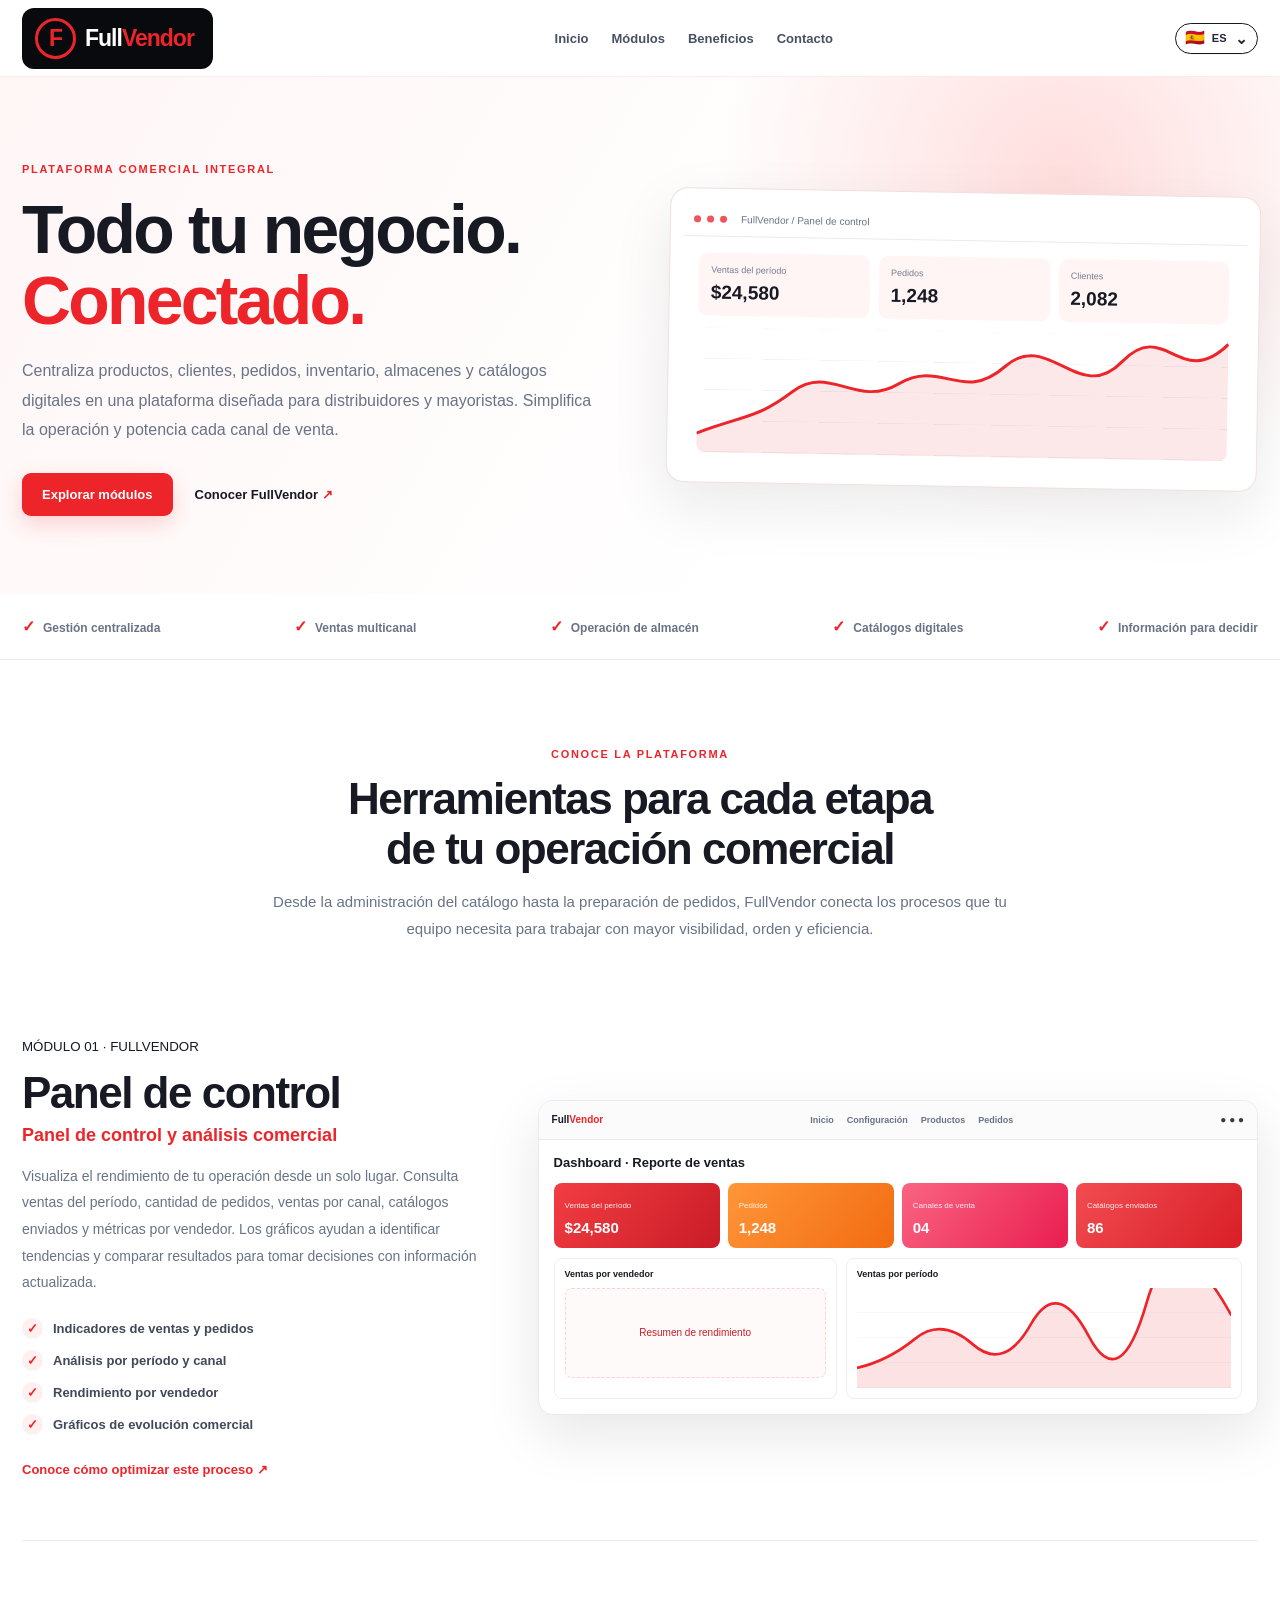
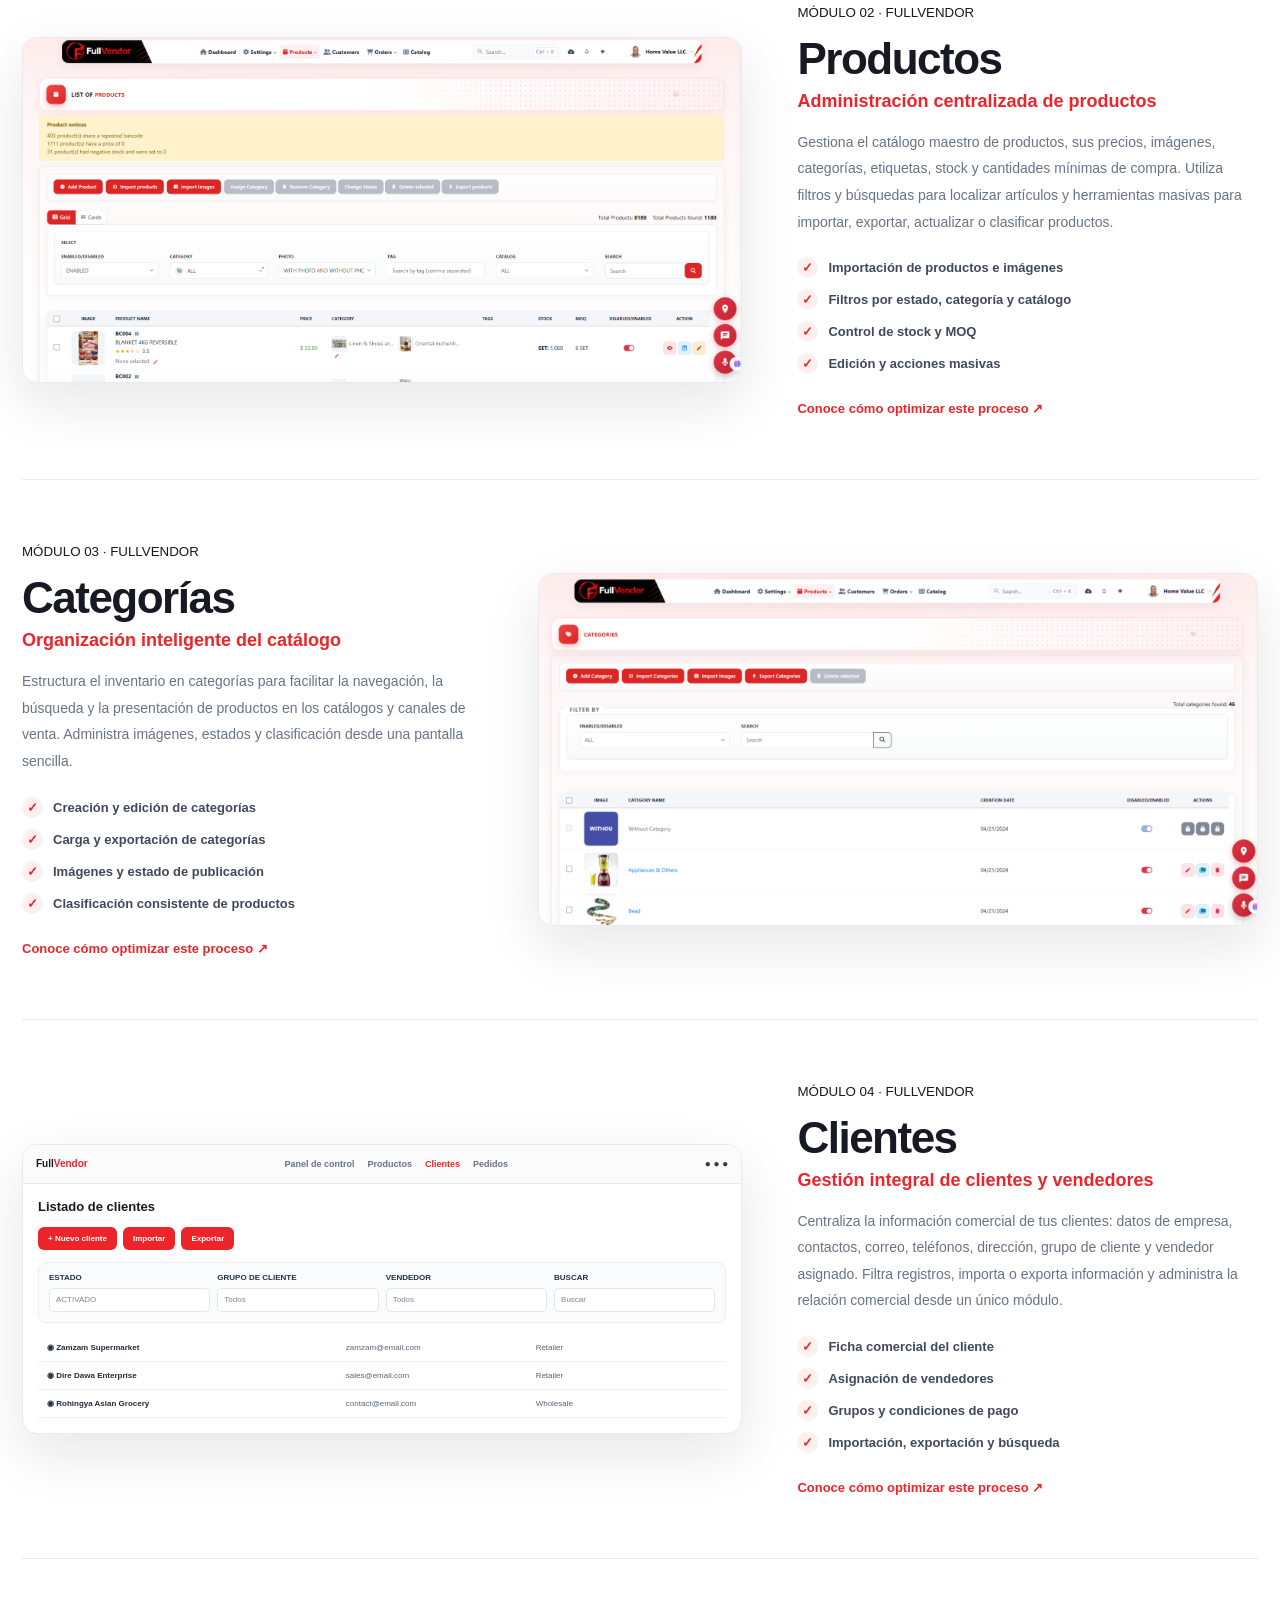
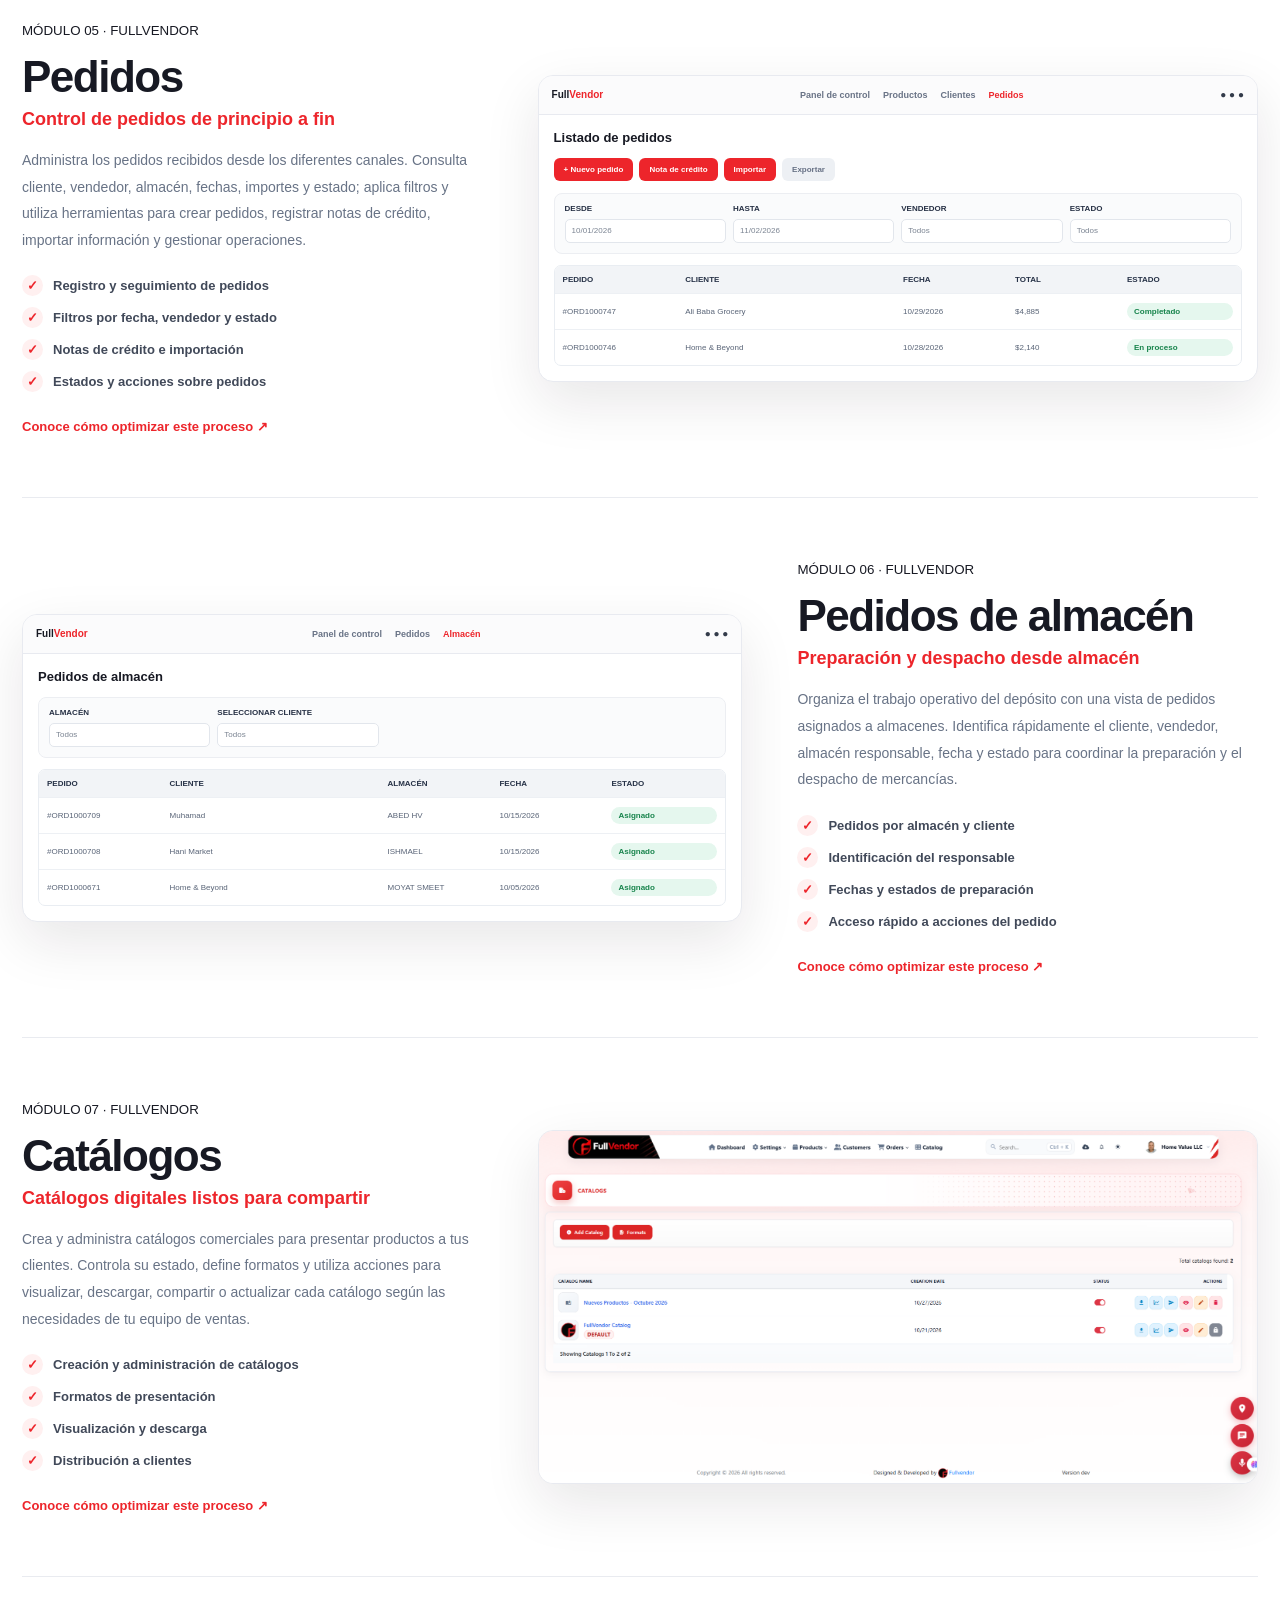
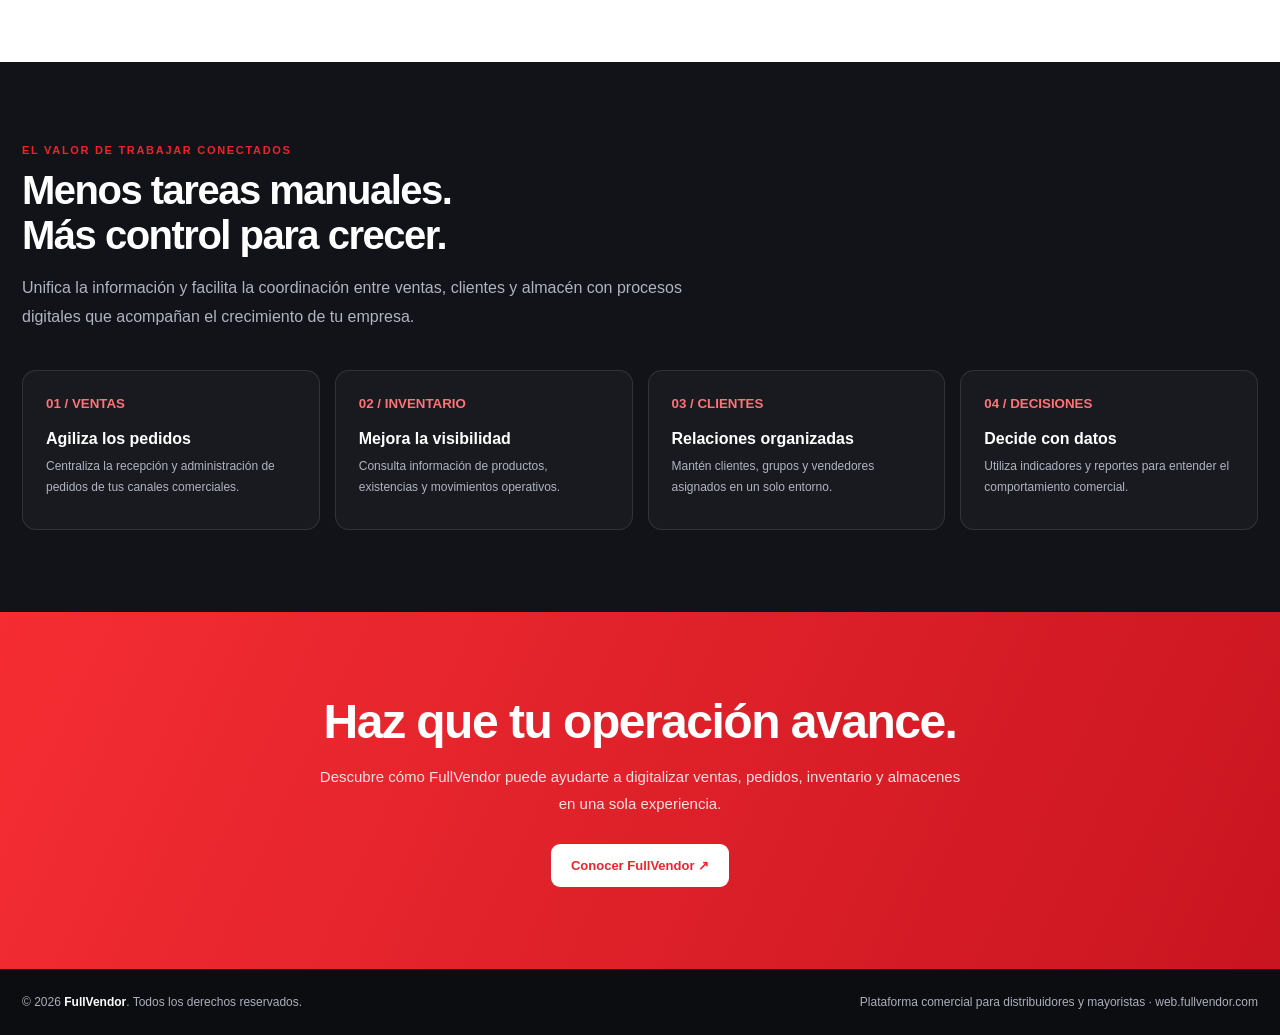
<file: FullVendor_7_Idiomas_Todas_Imagenes_Originales/FullVendor_7_Idiomas.html>
<!DOCTYPE html>
<html lang="es">
<head>
<meta charset="UTF-8">
<meta name="viewport" content="width=device-width, initial-scale=1">
<meta name="description" content="FullVendor: plataforma comercial para gestionar productos, clientes, pedidos, almacenes, catálogos y ventas.">
<title>FullVendor | Plataforma comercial internacional</title>
<style>
:root{--red:#ed252b;--red-dark:#c91520;--ink:#171923;--muted:#687386;--line:#e9ebf0;--soft:#fff5f5;--white:#fff;--shadow:0 22px 60px rgba(25,20,25,.09)}
*{box-sizing:border-box}html{scroll-behavior:smooth}body{margin:0;font-family:Inter,"Segoe UI",Arial,sans-serif;color:var(--ink);background:#fff}a{text-decoration:none;color:inherit}
.wrap{width:min(1240px,calc(100% - 44px));margin:auto}
header{position:sticky;top:0;z-index:30;background:rgba(255,255,255,.94);backdrop-filter:blur(16px);border-bottom:1px solid #ed252b18}
.nav{min-height:76px;display:flex;align-items:center;justify-content:space-between;gap:20px}
.logo{display:flex;align-items:center;background:#090a0d;color:white;padding:10px 19px 10px 13px;border-radius:12px;font-size:23px;font-weight:850;letter-spacing:-1px;white-space:nowrap}
.logo:before{content:"F";display:grid;place-items:center;width:35px;height:35px;border:3px solid var(--red);border-radius:50%;color:var(--red);margin-right:9px}.logo b{color:var(--red)}
nav{display:flex;align-items:center;gap:23px;font-size:13px;font-weight:750;color:#485064}nav a:hover{color:var(--red)}
#google_translate_element{position:absolute!important;width:1px!important;height:1px!important;overflow:hidden!important;clip:rect(0 0 0 0)!important;white-space:nowrap!important}
.goog-te-banner-frame{display:none!important}body{top:0!important}
.language-picker{position:relative;flex:0 0 auto;font-size:12px}
.language-trigger{height:31px;display:flex;align-items:center;gap:7px;padding:0 9px;border:1px solid #171923;border-radius:18px;background:#fff;color:#202536;font-family:inherit;font-size:12px;font-weight:700;cursor:pointer;box-shadow:0 1px 0 rgba(0,0,0,.04)}
.language-trigger:hover,.language-trigger[aria-expanded="true"]{border-color:var(--red);box-shadow:0 0 0 3px #ed252b12}
.language-flag{font-size:16px;line-height:1}.language-code{font-size:11px;font-weight:800;letter-spacing:.3px}.language-chevron{font-size:15px;line-height:1;margin-left:1px;transition:transform .2s}
.language-trigger[aria-expanded="true"] .language-chevron{transform:rotate(180deg)}
.language-menu{position:absolute;top:39px;right:0;width:190px;max-height:330px;overflow:auto;padding:7px;background:#fff;border:1px solid #eceef2;border-radius:13px;box-shadow:0 14px 35px rgba(20,20,30,.14);display:none;z-index:60}
.language-menu.open{display:block;animation:menuIn .16s ease-out}
@keyframes menuIn{from{opacity:0;transform:translateY(-5px)}to{opacity:1;transform:translateY(0)}}
.language-option{display:flex;align-items:center;gap:10px;width:100%;min-height:34px;padding:7px 9px;border:0;border-radius:8px;background:transparent;text-align:left;color:#273044;font-family:inherit;font-size:12px;font-weight:500;cursor:pointer}
.language-option:hover{background:#fff3f3;color:var(--red)}.language-option.active{background:#fce9ea;color:var(--red);font-weight:750}
.language-option .language-flag{width:18px;text-align:center}.language-menu-loading{padding:12px 10px;color:#778195;font-size:12px}
@media(max-width:650px){.language-menu{right:0;max-height:280px}.language-trigger{height:30px}}
.btn{display:inline-flex;align-items:center;justify-content:center;background:var(--red);color:#fff;padding:14px 20px;border-radius:9px;font-weight:800;font-size:13px;box-shadow:0 8px 22px #ed252b30;transition:.2s}.btn:hover{background:var(--red-dark);transform:translateY(-2px)}
.hero{padding:86px 0 78px;background:radial-gradient(circle at 83% 20%,#ffdddd,transparent 30%),linear-gradient(120deg,#fff6f6,#fff 65%);overflow:hidden}
.hero-grid{display:grid;grid-template-columns:1fr 1fr;gap:55px;align-items:center}.kicker,.eyebrow{color:var(--red);font-weight:850;font-size:11px;letter-spacing:1.7px}
h1{font-size:clamp(42px,5.3vw,68px);line-height:1.04;letter-spacing:-2.7px;margin:20px 0}h1 em{font-style:normal;color:var(--red)}
.hero p{font-size:16px;line-height:1.85;color:var(--muted);max-width:580px;margin:0 0 28px}.actions{display:flex;align-items:center;gap:22px;flex-wrap:wrap}.plain{font-size:13px;font-weight:800}.plain b{color:var(--red)}
.hero-window{position:relative;padding:13px;background:#fff;border:1px solid #f2dfe0;border-radius:18px;box-shadow:var(--shadow);transform:rotate(1deg)}.hero-window .window-top{height:35px;display:flex;align-items:center;gap:6px;padding:0 10px;border-bottom:1px solid var(--line);font-size:10px;color:#687386}.dot{width:7px;height:7px;border-radius:50%;background:#ed555a}.hero-window .window-body{padding:16px}.hero-kpis{display:grid;grid-template-columns:repeat(3,1fr);gap:9px}.kpi{background:#fff5f5;border-radius:9px;padding:12px}.kpi small{display:block;font-size:9px;color:#737d8e}.kpi strong{display:block;font-size:19px;margin-top:7px}.mini-chart{height:125px;margin-top:12px;border-radius:9px;background:repeating-linear-gradient(to bottom,#fff 0,#fff 30px,#edf0f4 31px);position:relative;overflow:hidden}.mini-chart svg{width:100%;height:100%}
.trust{padding:23px 0;border-bottom:1px solid var(--line)}.trustline{display:flex;justify-content:space-between;gap:15px;flex-wrap:wrap;font-size:12px;font-weight:750;color:#697386}.trustline span:before{content:"✓";color:var(--red);margin-right:8px;font-size:16px}
.intro{text-align:center;padding:88px 0 28px}.intro h2{font-size:clamp(30px,4vw,44px);letter-spacing:-1.5px;margin:14px 0}.intro p{max-width:740px;margin:auto;color:var(--muted);font-size:15px;line-height:1.8}
.modules{padding:5px 0 85px}.module{display:grid;grid-template-columns:.78fr 1.22fr;gap:55px;align-items:center;padding:62px 0;border-bottom:1px solid var(--line)}.module.reverse{grid-template-columns:1.22fr .78fr}.module.reverse .copy{order:2}.module.reverse .screen{order:1}
.copy h2{font-size:clamp(32px,4vw,44px);letter-spacing:-1.5px;margin:13px 0 7px}.copy h3{font-size:18px;color:var(--red);margin:0 0 17px}.copy p{font-size:14px;color:var(--muted);line-height:1.9;margin:0 0 22px}.copy ul{list-style:none;padding:0;margin:0 0 25px;display:grid;gap:11px}.copy li{font-size:13px;font-weight:650;color:#414959}.copy li i{display:inline-grid;place-items:center;width:21px;height:21px;border-radius:50%;background:#fff0f0;color:var(--red);font-style:normal;margin-right:10px}.more{font-size:13px;color:var(--red);font-weight:800}
.screen{background:#fff;border:1px solid #e8eaf0;border-radius:15px;box-shadow:0 20px 55px rgba(32,24,29,.10);overflow:hidden;min-width:0;transition:.25s}.screen:hover{transform:translateY(-4px);box-shadow:0 28px 65px rgba(32,24,29,.15)}.screen-head{height:39px;background:#fbfbfc;border-bottom:1px solid #e8eaf0;display:flex;align-items:center;justify-content:space-between;padding:0 13px;font-size:10px;font-weight:800;color:#333b4a}.screen-brand{font-weight:900;color:#161923}.screen-brand span{color:var(--red)}.screen-nav{display:flex;gap:13px;color:#697386;font-size:9px}.screen-content{padding:15px}.screen-title{font-size:13px;font-weight:850;margin:0 0 13px}.screen-title span{color:var(--red)}
.stat-grid{display:grid;grid-template-columns:repeat(4,1fr);gap:8px}.stat{border-radius:8px;padding:11px;color:white;background:linear-gradient(130deg,#f23d42,#c91c27);min-height:65px}.stat:nth-child(2){background:linear-gradient(130deg,#ff9638,#f26b12)}.stat:nth-child(3){background:linear-gradient(130deg,#fa6482,#e91e50)}.stat:nth-child(4){background:linear-gradient(130deg,#f14c51,#d91e27)}.stat small{font-size:8px;opacity:.9}.stat strong{display:block;font-size:15px;margin-top:7px}
.screen-panels{display:grid;grid-template-columns:1fr 1.4fr;gap:9px;margin-top:10px}.panel{border:1px solid #eceef2;border-radius:8px;padding:10px;min-height:135px}.panel h4{font-size:9px;margin:0 0 9px}.empty{height:90px;display:grid;place-items:center;background:#fffafa;border:1px dashed #ffd0d2;border-radius:7px;color:#c91c27;font-size:10px}.chart{height:100px;position:relative;background:repeating-linear-gradient(to bottom,#fff 0,#fff 24px,#edf0f4 25px)}.chart svg{width:100%;height:100%}
.toolbar{display:flex;gap:6px;flex-wrap:wrap;margin-bottom:12px}.pill{font-size:8px;padding:7px 10px;border-radius:6px;background:var(--red);color:#fff;font-weight:750}.pill.gray{background:#edf0f4;color:#667084}.filters{display:grid;grid-template-columns:repeat(4,1fr);gap:7px;background:#fafbfc;border:1px solid #eceef2;border-radius:8px;padding:10px;margin-bottom:11px}.field{font-size:8px;color:#5d687a}.field b{display:block;color:#263044;margin-bottom:6px}.fake-input{height:24px;border:1px solid #e2e6ec;border-radius:5px;background:#fff;padding:6px;color:#7b8492;font-size:8px}
.table{border:1px solid #e9edf2;border-radius:7px;overflow:hidden;font-size:8px}.tr{display:grid;grid-template-columns:1.1fr 2fr 1fr 1fr 1fr;gap:6px;padding:9px 8px;border-bottom:1px solid #edf0f4;align-items:center;color:#596477}.tr.head{background:#f2f4f7;color:#273247;font-weight:850}.tr:last-child{border:0}.product-thumb{width:22px;height:22px;border-radius:5px;background:linear-gradient(135deg,#f7d4d4,#f6eeee);display:inline-block;vertical-align:middle;margin-right:5px}.badge-red{background:#fff0f0;color:#d21e28;padding:3px 6px;border-radius:20px}.customer-row{display:grid;grid-template-columns:1.6fr 1fr 1fr;gap:8px;padding:9px;border-bottom:1px solid #edf0f4;font-size:8px;color:#596477}.customer-row strong{color:#222b3a}.order-status{background:#e5f7ee;color:#16834b;border-radius:20px;padding:4px 7px;font-weight:800}
.category-grid{display:grid;grid-template-columns:repeat(4,1fr);gap:8px}.category{border:1px solid #eceef2;border-radius:8px;padding:10px;text-align:center;font-size:8px;color:#596477}.category .cat-img{height:45px;border-radius:6px;background:linear-gradient(135deg,#e5e8fa,#f9e2e2);margin-bottom:7px}
.catalog-grid{display:grid;grid-template-columns:repeat(2,1fr);gap:10px}.catalog-card{border:1px solid #e9edf2;border-radius:8px;overflow:hidden}.catalog-cover{height:75px;background:linear-gradient(135deg,#191b24,#e72b32);display:grid;place-items:center;color:#fff;font-size:16px;font-weight:900}.catalog-info{padding:9px;font-size:9px}.catalog-info small{color:#778195}
.benefits{background:#111319;color:white;padding:82px 0}.benefit-head{max-width:700px;margin-bottom:38px}.benefit-head h2{font-size:40px;letter-spacing:-1.5px;margin:12px 0}.benefit-head p,.benefit p{color:#aeb4c1;line-height:1.8}.benefit-grid{display:grid;grid-template-columns:repeat(4,1fr);gap:15px}.benefit{border:1px solid #ffffff1c;background:#ffffff08;border-radius:14px;padding:23px;min-height:160px}.benefit small{color:#ff7377;font-weight:850}.benefit h3{font-size:16px;margin:18px 0 8px}.benefit p{font-size:12px;margin:0}
.cta{padding:82px 0;background:linear-gradient(115deg,#f52d33,#c91520);text-align:center;color:white}.cta h2{font-size:clamp(32px,4vw,48px);letter-spacing:-1.5px;margin:0 0 14px}.cta p{max-width:650px;margin:0 auto 27px;color:#ffe2e3;line-height:1.8;font-size:15px}.cta .btn{background:white;color:var(--red);box-shadow:none}
footer{background:#0c0d11;color:#a9afbc;padding:26px 0;font-size:12px}.foot{display:flex;justify-content:space-between;gap:15px;flex-wrap:wrap}footer strong{color:white}
@media(max-width:930px){.hero-grid{grid-template-columns:1fr;gap:38px}.module,.module.reverse{grid-template-columns:1fr;gap:27px}.module.reverse .copy,.module.reverse .screen{order:initial}.benefit-grid{grid-template-columns:repeat(2,1fr)}nav{gap:12px}}
@media(max-width:650px){.wrap{width:calc(100% - 30px)}.nav{padding:10px 0;flex-wrap:wrap}.nav nav{order:3;width:100%;overflow:auto;padding:8px 0}.logo{font-size:20px}.hero{padding:58px 0}.intro{padding:65px 0 25px}.module{padding:42px 0}.benefit-grid{gap:10px}.benefit{padding:16px;min-height:150px}.benefits,.cta{padding:62px 0}.stat-grid{grid-template-columns:repeat(2,1fr)}.screen-panels{grid-template-columns:1fr}.filters{grid-template-columns:repeat(2,1fr)}.screen-nav{display:none}}
/* La dirección de lectura se adapta automáticamente a idiomas RTL. */
html[dir="rtl"] body{text-align:right}html[dir="rtl"] .copy li i{margin-right:0;margin-left:10px}html[dir="rtl"] .screen-head{direction:rtl}

.original-screen-shot{padding:0;overflow:hidden;background:#fff}
.original-screen-shot img{display:block;width:100%;height:auto;object-fit:contain}
</style>
</head>
<body>
<header><div class="wrap nav">
<a class="logo" href="#top">Full<b>Vendor</b></a>
<nav><a href="#top" data-i18n="nav_home">Inicio</a><a href="#modules" data-i18n="nav_modules">Módulos</a><a href="#benefits" data-i18n="nav_benefits">Beneficios</a><a href="#contact" data-i18n="nav_contact">Contacto</a></nav>
<div class="language-picker" id="languagePicker">
  <button class="language-trigger" id="languageTrigger" type="button" aria-haspopup="true" aria-expanded="false">
    <span class="language-flag" id="languageFlag">🇪🇸</span>
    <span class="language-code" id="languageCode">ES</span>
    <span class="language-chevron">⌄</span>
  </button>
  <div class="language-menu" id="languageMenu" role="menu" aria-label="Seleccionar idioma">
    <div class="language-menu-loading" data-i18n="language_loading">Cargando idiomas…</div>
  </div>
</div>
<div id="google_translate_element" aria-hidden="true"></div>
</div></header>
<main id="top">
<section class="hero"><div class="wrap hero-grid">
<div><div class="kicker" data-i18n="hero_kicker">PLATAFORMA COMERCIAL INTEGRAL</div>
<h1 data-i18n="hero_title">Todo tu negocio.<br><em>Conectado.</em></h1>
<p data-i18n="hero_desc">Centraliza productos, clientes, pedidos, inventario, almacenes y catálogos digitales en una plataforma diseñada para distribuidores y mayoristas. Simplifica la operación y potencia cada canal de venta.</p>
<div class="actions"><a class="btn" href="#modules" data-i18n="hero_button">Explorar módulos</a><a class="plain" href="https://web.fullvendor.com/" target="_blank" rel="noopener"><span data-i18n="hero_link">Conocer FullVendor</span> <b>↗</b></a></div></div>
<div class="hero-window"><div class="window-top"><i class="dot"></i><i class="dot"></i><i class="dot"></i><span style="margin-left:8px">FullVendor / Panel de control</span></div><div class="window-body"><div class="hero-kpis">
<div class="kpi"><small data-i18n="sales_period">Ventas del período</small><strong>$24,580</strong></div><div class="kpi"><small data-i18n="orders">Pedidos</small><strong>1,248</strong></div><div class="kpi"><small data-i18n="customers">Clientes</small><strong>2,082</strong></div></div>
<div class="mini-chart"><svg viewBox="0 0 500 130" preserveAspectRatio="none"><path d="M0 110 C45 90 55 95 90 65 S150 82 190 55 S250 75 290 35 S360 75 400 28 S455 58 500 8" fill="none" stroke="#ed252b" stroke-width="3"/><path d="M0 110 C45 90 55 95 90 65 S150 82 190 55 S250 75 290 35 S360 75 400 28 S455 58 500 8 L500 130 L0 130Z" fill="#ed252b" opacity=".10"/></svg></div></div></div>
</div></section>
<div class="trust"><div class="wrap trustline"><span data-i18n="trust_1">Gestión centralizada</span><span data-i18n="trust_2">Ventas multicanal</span><span data-i18n="trust_3">Operación de almacén</span><span data-i18n="trust_4">Catálogos digitales</span><span data-i18n="trust_5">Información para decidir</span></div></div>
<section class="intro wrap" id="modules"><div class="kicker" data-i18n="intro_kicker">CONOCE LA PLATAFORMA</div><h2 data-i18n="intro_title">Herramientas para cada etapa<br>de tu operación comercial</h2><p data-i18n="intro_desc">Desde la administración del catálogo hasta la preparación de pedidos, FullVendor conecta los procesos que tu equipo necesita para trabajar con mayor visibilidad, orden y eficiencia.</p></section>
<div class="modules wrap">
<section class="module"><div class="copy"><small data-i18n="module_1_label">MÓDULO 01 · FULLVENDOR</small><h2>Panel de control</h2><h3 data-i18n="m1_sub">Panel de control y análisis comercial</h3><p data-i18n="m1_desc">Visualiza el rendimiento de tu operación desde un solo lugar. Consulta ventas del período, cantidad de pedidos, ventas por canal, catálogos enviados y métricas por vendedor. Los gráficos ayudan a identificar tendencias y comparar resultados para tomar decisiones con información actualizada.</p><ul><li><i>✓</i><span data-i18n="m1_b1">Indicadores de ventas y pedidos</span></li><li><i>✓</i><span data-i18n="m1_b2">Análisis por período y canal</span></li><li><i>✓</i><span data-i18n="m1_b3">Rendimiento por vendedor</span></li><li><i>✓</i><span data-i18n="m1_b4">Gráficos de evolución comercial</span></li></ul><a class="more" href="#contact" data-i18n="more">Conoce cómo optimizar este proceso ↗</a></div>
<div class="screen"><div class="screen-head"><span class="screen-brand">Full<span>Vendor</span></span><div class="screen-nav"><span data-i18n="nav_home">Inicio</span><span>Configuración</span><span>Productos</span><span>Pedidos</span></div><span>● ● ●</span></div><div class="screen-content"><div class="screen-title" data-i18n="m1_screen_title">Dashboard · Reporte de ventas</div><div class="stat-grid"><div class="stat"><small data-i18n="sales_period">Ventas del período</small><strong>$24,580</strong></div><div class="stat"><small data-i18n="orders">Pedidos</small><strong>1,248</strong></div><div class="stat"><small data-i18n="m1_channel">Canales de venta</small><strong>04</strong></div><div class="stat"><small data-i18n="m1_catalogs">Catálogos enviados</small><strong>86</strong></div></div><div class="screen-panels"><div class="panel"><h4 data-i18n="m1_salesman">Ventas por vendedor</h4><div class="empty" data-i18n="m1_chart_area">Resumen de rendimiento</div></div><div class="panel"><h4 data-i18n="m1_sales_status">Ventas por período</h4><div class="chart"><svg viewBox="0 0 420 110" preserveAspectRatio="none"><path d="M0 88 Q35 80 65 56 T130 62 T195 40 T260 53 T325 16 T420 30" fill="none" stroke="#ed252b" stroke-width="3"/><path d="M0 88 Q35 80 65 56 T130 62 T195 40 T260 53 T325 16 T420 30 L420 110 L0 110Z" fill="#ed252b" opacity=".13"/></svg></div></div></div></div></div></section>
<section class="module reverse"><div class="copy"><small data-i18n="module_2_label">MÓDULO 02 · FULLVENDOR</small><h2>Productos</h2><h3 data-i18n="m2_sub">Administración centralizada de productos</h3><p data-i18n="m2_desc">Gestiona el catálogo maestro de productos, sus precios, imágenes, categorías, etiquetas, stock y cantidades mínimas de compra. Utiliza filtros y búsquedas para localizar artículos y herramientas masivas para importar, exportar, actualizar o clasificar productos.</p><ul><li><i>✓</i><span data-i18n="m2_b1">Importación de productos e imágenes</span></li><li><i>✓</i><span data-i18n="m2_b2">Filtros por estado, categoría y catálogo</span></li><li><i>✓</i><span data-i18n="m2_b3">Control de stock y MOQ</span></li><li><i>✓</i><span data-i18n="m2_b4">Edición y acciones masivas</span></li></ul><a class="more" href="#contact" data-i18n="more">Conoce cómo optimizar este proceso ↗</a></div>
<div class="screen original-screen-shot"><img src="images/productos.png" alt="Captura original de la pantalla de productos de FullVendor" loading="lazy"></div></section>
<section class="module"><div class="copy"><small data-i18n="module_3_label">MÓDULO 03 · FULLVENDOR</small><h2>Categorías</h2><h3 data-i18n="m3_sub">Organización inteligente del catálogo</h3><p data-i18n="m3_desc">Estructura el inventario en categorías para facilitar la navegación, la búsqueda y la presentación de productos en los catálogos y canales de venta. Administra imágenes, estados y clasificación desde una pantalla sencilla.</p><ul><li><i>✓</i><span data-i18n="m3_b1">Creación y edición de categorías</span></li><li><i>✓</i><span data-i18n="m3_b2">Carga y exportación de categorías</span></li><li><i>✓</i><span data-i18n="m3_b3">Imágenes y estado de publicación</span></li><li><i>✓</i><span data-i18n="m3_b4">Clasificación consistente de productos</span></li></ul><a class="more" href="#contact" data-i18n="more">Conoce cómo optimizar este proceso ↗</a></div>
<div class="screen original-screen-shot"><img src="images/categorias.png" alt="Captura original de la pantalla de categorías de FullVendor" loading="lazy"></div></section>
<section class="module reverse"><div class="copy"><small data-i18n="module_4_label">MÓDULO 04 · FULLVENDOR</small><h2>Clientes</h2><h3 data-i18n="m4_sub">Gestión integral de clientes y vendedores</h3><p data-i18n="m4_desc">Centraliza la información comercial de tus clientes: datos de empresa, contactos, correo, teléfonos, dirección, grupo de cliente y vendedor asignado. Filtra registros, importa o exporta información y administra la relación comercial desde un único módulo.</p><ul><li><i>✓</i><span data-i18n="m4_b1">Ficha comercial del cliente</span></li><li><i>✓</i><span data-i18n="m4_b2">Asignación de vendedores</span></li><li><i>✓</i><span data-i18n="m4_b3">Grupos y condiciones de pago</span></li><li><i>✓</i><span data-i18n="m4_b4">Importación, exportación y búsqueda</span></li></ul><a class="more" href="#contact" data-i18n="more">Conoce cómo optimizar este proceso ↗</a></div>
<div class="screen"><div class="screen-head"><span class="screen-brand">Full<span>Vendor</span></span><div class="screen-nav"><span>Panel de control</span><span>Productos</span><b style="color:#ed252b">Clientes</b><span>Pedidos</span></div><span>● ● ●</span></div><div class="screen-content"><div class="screen-title" data-i18n="m4_screen_title">Listado de clientes</div><div class="toolbar"><span class="pill" data-i18n="add_customer">+ Nuevo cliente</span><span class="pill" data-i18n="import">Importar</span><span class="pill" data-i18n="export">Exportar</span></div><div class="filters"><div class="field"><b data-i18n="status">ESTADO</b><div class="fake-input" data-i18n="enabled">ACTIVADO</div></div><div class="field"><b data-i18n="customer_group">GRUPO DE CLIENTE</b><div class="fake-input" data-i18n="all">Todos</div></div><div class="field"><b data-i18n="seller">VENDEDOR</b><div class="fake-input" data-i18n="all">Todos</div></div><div class="field"><b data-i18n="search">BUSCAR</b><div class="fake-input" data-i18n="search">Buscar</div></div></div><div class="customer-row"><strong>◉ Zamzam Supermarket</strong><span>zamzam@email.com</span><span>Retailer</span></div><div class="customer-row"><strong>◉ Dire Dawa Enterprise</strong><span>sales@email.com</span><span>Retailer</span></div><div class="customer-row"><strong>◉ Rohingya Asian Grocery</strong><span>contact@email.com</span><span>Wholesale</span></div></div></div></section>
<section class="module"><div class="copy"><small data-i18n="module_5_label">MÓDULO 05 · FULLVENDOR</small><h2>Pedidos</h2><h3 data-i18n="m5_sub">Control de pedidos de principio a fin</h3><p data-i18n="m5_desc">Administra los pedidos recibidos desde los diferentes canales. Consulta cliente, vendedor, almacén, fechas, importes y estado; aplica filtros y utiliza herramientas para crear pedidos, registrar notas de crédito, importar información y gestionar operaciones.</p><ul><li><i>✓</i><span data-i18n="m5_b1">Registro y seguimiento de pedidos</span></li><li><i>✓</i><span data-i18n="m5_b2">Filtros por fecha, vendedor y estado</span></li><li><i>✓</i><span data-i18n="m5_b3">Notas de crédito e importación</span></li><li><i>✓</i><span data-i18n="m5_b4">Estados y acciones sobre pedidos</span></li></ul><a class="more" href="#contact" data-i18n="more">Conoce cómo optimizar este proceso ↗</a></div>
<div class="screen"><div class="screen-head"><span class="screen-brand">Full<span>Vendor</span></span><div class="screen-nav"><span>Panel de control</span><span>Productos</span><span>Clientes</span><b style="color:#ed252b">Pedidos</b></div><span>● ● ●</span></div><div class="screen-content"><div class="screen-title" data-i18n="m5_screen_title">Listado de pedidos</div><div class="toolbar"><span class="pill" data-i18n="add_order">+ Nuevo pedido</span><span class="pill" data-i18n="credit_note">Nota de crédito</span><span class="pill" data-i18n="import">Importar</span><span class="pill gray" data-i18n="export">Exportar</span></div><div class="filters"><div class="field"><b data-i18n="from_date">DESDE</b><div class="fake-input">10/01/2026</div></div><div class="field"><b data-i18n="to_date">HASTA</b><div class="fake-input">11/02/2026</div></div><div class="field"><b data-i18n="seller">VENDEDOR</b><div class="fake-input" data-i18n="all">Todos</div></div><div class="field"><b data-i18n="status">ESTADO</b><div class="fake-input" data-i18n="all">Todos</div></div></div><div class="table"><div class="tr head"><span data-i18n="order_number">PEDIDO</span><span data-i18n="customer">CLIENTE</span><span data-i18n="date">FECHA</span><span data-i18n="total">TOTAL</span><span data-i18n="status">ESTADO</span></div><div class="tr"><span>#ORD1000747</span><span>Ali Baba Grocery</span><span>10/29/2026</span><span>$4,885</span><span class="order-status" data-i18n="completed">Completado</span></div><div class="tr"><span>#ORD1000746</span><span>Home & Beyond</span><span>10/28/2026</span><span>$2,140</span><span class="order-status" data-i18n="processing">En proceso</span></div></div></div></div></section>
<section class="module reverse"><div class="copy"><small data-i18n="module_6_label">MÓDULO 06 · FULLVENDOR</small><h2>Pedidos de almacén</h2><h3 data-i18n="m6_sub">Preparación y despacho desde almacén</h3><p data-i18n="m6_desc">Organiza el trabajo operativo del depósito con una vista de pedidos asignados a almacenes. Identifica rápidamente el cliente, vendedor, almacén responsable, fecha y estado para coordinar la preparación y el despacho de mercancías.</p><ul><li><i>✓</i><span data-i18n="m6_b1">Pedidos por almacén y cliente</span></li><li><i>✓</i><span data-i18n="m6_b2">Identificación del responsable</span></li><li><i>✓</i><span data-i18n="m6_b3">Fechas y estados de preparación</span></li><li><i>✓</i><span data-i18n="m6_b4">Acceso rápido a acciones del pedido</span></li></ul><a class="more" href="#contact" data-i18n="more">Conoce cómo optimizar este proceso ↗</a></div>
<div class="screen"><div class="screen-head"><span class="screen-brand">Full<span>Vendor</span></span><div class="screen-nav"><span>Panel de control</span><span>Pedidos</span><b style="color:#ed252b">Almacén</b></div><span>● ● ●</span></div><div class="screen-content"><div class="screen-title" data-i18n="m6_screen_title">Pedidos de almacén</div><div class="filters"><div class="field"><b data-i18n="warehouse">ALMACÉN</b><div class="fake-input" data-i18n="all">Todos</div></div><div class="field"><b data-i18n="select_customer">SELECCIONAR CLIENTE</b><div class="fake-input" data-i18n="all">Todos</div></div></div><div class="table"><div class="tr head"><span data-i18n="order_number">PEDIDO</span><span data-i18n="customer">CLIENTE</span><span data-i18n="warehouse">ALMACÉN</span><span data-i18n="date">FECHA</span><span data-i18n="status">ESTADO</span></div><div class="tr"><span>#ORD1000709</span><span>Muhamad</span><span>ABED HV</span><span>10/15/2026</span><span class="order-status" data-i18n="warehouse_assigned">Asignado</span></div><div class="tr"><span>#ORD1000708</span><span>Hani Market</span><span>ISHMAEL</span><span>10/15/2026</span><span class="order-status" data-i18n="warehouse_assigned">Asignado</span></div><div class="tr"><span>#ORD1000671</span><span>Home & Beyond</span><span>MOYAT SMEET</span><span>10/05/2026</span><span class="order-status" data-i18n="warehouse_assigned">Asignado</span></div></div></div></div></section>
<section class="module"><div class="copy"><small data-i18n="module_7_label">MÓDULO 07 · FULLVENDOR</small><h2>Catálogos</h2><h3 data-i18n="m7_sub">Catálogos digitales listos para compartir</h3><p data-i18n="m7_desc">Crea y administra catálogos comerciales para presentar productos a tus clientes. Controla su estado, define formatos y utiliza acciones para visualizar, descargar, compartir o actualizar cada catálogo según las necesidades de tu equipo de ventas.</p><ul><li><i>✓</i><span data-i18n="m7_b1">Creación y administración de catálogos</span></li><li><i>✓</i><span data-i18n="m7_b2">Formatos de presentación</span></li><li><i>✓</i><span data-i18n="m7_b3">Visualización y descarga</span></li><li><i>✓</i><span data-i18n="m7_b4">Distribución a clientes</span></li></ul><a class="more" href="#contact" data-i18n="more">Conoce cómo optimizar este proceso ↗</a></div>
<div class="screen original-screen-shot"><img src="images/catalogos.png" alt="Captura original de la pantalla de catálogos de FullVendor" loading="lazy"></div></section>
</div>
<section class="benefits" id="benefits"><div class="wrap"><div class="benefit-head"><div class="kicker" data-i18n="benefits_kicker">EL VALOR DE TRABAJAR CONECTADOS</div><h2 data-i18n="benefits_title">Menos tareas manuales.<br>Más control para crecer.</h2><p data-i18n="benefits_desc">Unifica la información y facilita la coordinación entre ventas, clientes y almacén con procesos digitales que acompañan el crecimiento de tu empresa.</p></div><div class="benefit-grid">
<article class="benefit"><small>01 / <span data-i18n="sales">VENTAS</span></small><h3 data-i18n="benefit_1_title">Agiliza los pedidos</h3><p data-i18n="benefit_1_desc">Centraliza la recepción y administración de pedidos de tus canales comerciales.</p></article>
<article class="benefit"><small>02 / <span data-i18n="inventory">INVENTARIO</span></small><h3 data-i18n="benefit_2_title">Mejora la visibilidad</h3><p data-i18n="benefit_2_desc">Consulta información de productos, existencias y movimientos operativos.</p></article>
<article class="benefit"><small>03 / <span data-i18n="customers">CLIENTES</span></small><h3 data-i18n="benefit_3_title">Relaciones organizadas</h3><p data-i18n="benefit_3_desc">Mantén clientes, grupos y vendedores asignados en un solo entorno.</p></article>
<article class="benefit"><small>04 / <span data-i18n="decisions">DECISIONES</span></small><h3 data-i18n="benefit_4_title">Decide con datos</h3><p data-i18n="benefit_4_desc">Utiliza indicadores y reportes para entender el comportamiento comercial.</p></article>
</div></div></section>
<section class="cta" id="contact"><div class="wrap"><h2 data-i18n="cta_title">Haz que tu operación avance.</h2><p data-i18n="cta_desc">Descubre cómo FullVendor puede ayudarte a digitalizar ventas, pedidos, inventario y almacenes en una sola experiencia.</p><a class="btn" href="https://web.fullvendor.com/" target="_blank" rel="noopener" data-i18n="cta_button">Conocer FullVendor ↗</a></div></section>
</main>
<footer><div class="wrap foot"><div>© 2026 <strong>FullVendor</strong>. <span data-i18n="rights">Todos los derechos reservados.</span></div><div data-i18n="footer_line">Plataforma comercial para distribuidores y mayoristas · web.fullvendor.com</div></div></footer>
<script>
(function(){
  const picker=document.getElementById('languagePicker');
  const trigger=document.getElementById('languageTrigger');
  const menu=document.getElementById('languageMenu');
  const flagNode=document.getElementById('languageFlag');
  const codeNode=document.getElementById('languageCode');
  const allowedLanguages=['es','en','pt','it','de','ru','zh-CN'];
  const flagMap={
    es:'🇪🇸',en:'🇬🇧',pt:'🇵🇹',it:'🇮🇹',de:'🇩🇪',fr:'🇫🇷',ru:'🇷🇺',zh:'🇨🇳','zh-CN':'🇨🇳',
    ja:'🇯🇵',ko:'🇰🇷',ar:'🇸🇦',he:'🇮🇱',hi:'🇮🇳',nl:'🇳🇱',pl:'🇵🇱',tr:'🇹🇷',
    uk:'🇺🇦',sv:'🇸🇪',no:'🇳🇴',da:'🇩🇰',fi:'🇫🇮',el:'🇬🇷',cs:'🇨🇿',ro:'🇷🇴',
    hu:'🇭🇺',th:'🇹🇭',vi:'🇻🇳',id:'🇮🇩',ms:'🇲🇾',tl:'🇵🇭',bn:'🇧🇩',ta:'🇮🇳',
    ur:'🇵🇰',fa:'🇮🇷',sw:'🇰🇪',af:'🇿🇦',ca:'🏴',sr:'🇷🇸',hr:'🇭🇷',bg:'🇧🇬',
    sk:'🇸🇰',sl:'🇸🇮',lt:'🇱🇹',lv:'🇱🇻',et:'🇪🇪',is:'🇮🇸'
  };
  const shortNames={es:'Español',en:'English',pt:'Português',it:'Italiano',de:'Deutsch',ru:'Русский','zh-CN':'中文',zh:'中文'};
  let current='es',translateSelect=null;
  function flag(code){return flagMap[code]||'🌐'}
  function codeLabel(code){return code.toUpperCase().replace('_','-').slice(0,5)}
  function openMenu(state){
    const open=typeof state==='boolean'?state:!menu.classList.contains('open');
    menu.classList.toggle('open',open);trigger.setAttribute('aria-expanded',String(open));
  }
  trigger.addEventListener('click',()=>openMenu());
  document.addEventListener('click',e=>{if(!picker.contains(e.target))openMenu(false)});
  document.addEventListener('keydown',e=>{if(e.key==='Escape')openMenu(false)});
  function setSelected(code,name){
    current=code;flagNode.textContent=flag(code);codeNode.textContent=codeLabel(code);
    [...menu.querySelectorAll('.language-option')].forEach(b=>{
      const active=b.dataset.code===code;b.classList.toggle('active',active);
      if(active)b.setAttribute('aria-current','true');else b.removeAttribute('aria-current');
    });
  }
  function buildMenu(){
    translateSelect=document.querySelector('#google_translate_element select.goog-te-combo');
    if(!translateSelect||!translateSelect.options||translateSelect.options.length<2)return false;
    const opts=[...translateSelect.options].filter(o=>allowedLanguages.includes(o.value));
    menu.innerHTML='';
    opts.forEach(opt=>{
      const code=opt.value;
      const name=shortNames[code]||opt.textContent.replace(/^\s+|\s+$/g,'');
      const b=document.createElement('button');
      b.type='button';b.className='language-option';b.dataset.code=code; b.setAttribute('role','menuitem');
      const f=document.createElement('span');f.className='language-flag';f.textContent=flag(code);
      const n=document.createElement('span');n.textContent=name;
      b.append(f,n);
      b.addEventListener('click',()=>{
        translateSelect.value=code;
        translateSelect.dispatchEvent(new Event('change',{bubbles:true}));
        setSelected(code,name);
        // Mantener bandera y código visibles del idioma elegido.
        flagNode.textContent=flag(code);
        codeNode.textContent=codeLabel(code);
        openMenu(false);
      });
      menu.appendChild(b);
    });
    const selected=allowedLanguages.includes(translateSelect.value)?translateSelect.value:'es';
    const selectedOpt=opts.find(o=>o.value===selected);
    setSelected(selected,selectedOpt?selectedOpt.textContent:'Español');
    return true;
  }
  window.googleTranslateElementInit=function(){
    new google.translate.TranslateElement({
      pageLanguage:'es',
      autoDisplay:false
    },'google_translate_element');
    let tries=0;
    const timer=setInterval(()=>{
      tries++;
      if(buildMenu()||tries>80)clearInterval(timer);
    },250);
  };
  // Fallback if Google loads after the callback or rebuilds its hidden selector.
  const observer=new MutationObserver(()=>{if(buildMenu()){}});
  observer.observe(document.getElementById('google_translate_element'),{childList:true,subtree:true});
})();
</script>
<script src="https://translate.google.com/translate_a/element.js?cb=googleTranslateElementInit"></script>
</body></html>
</file>
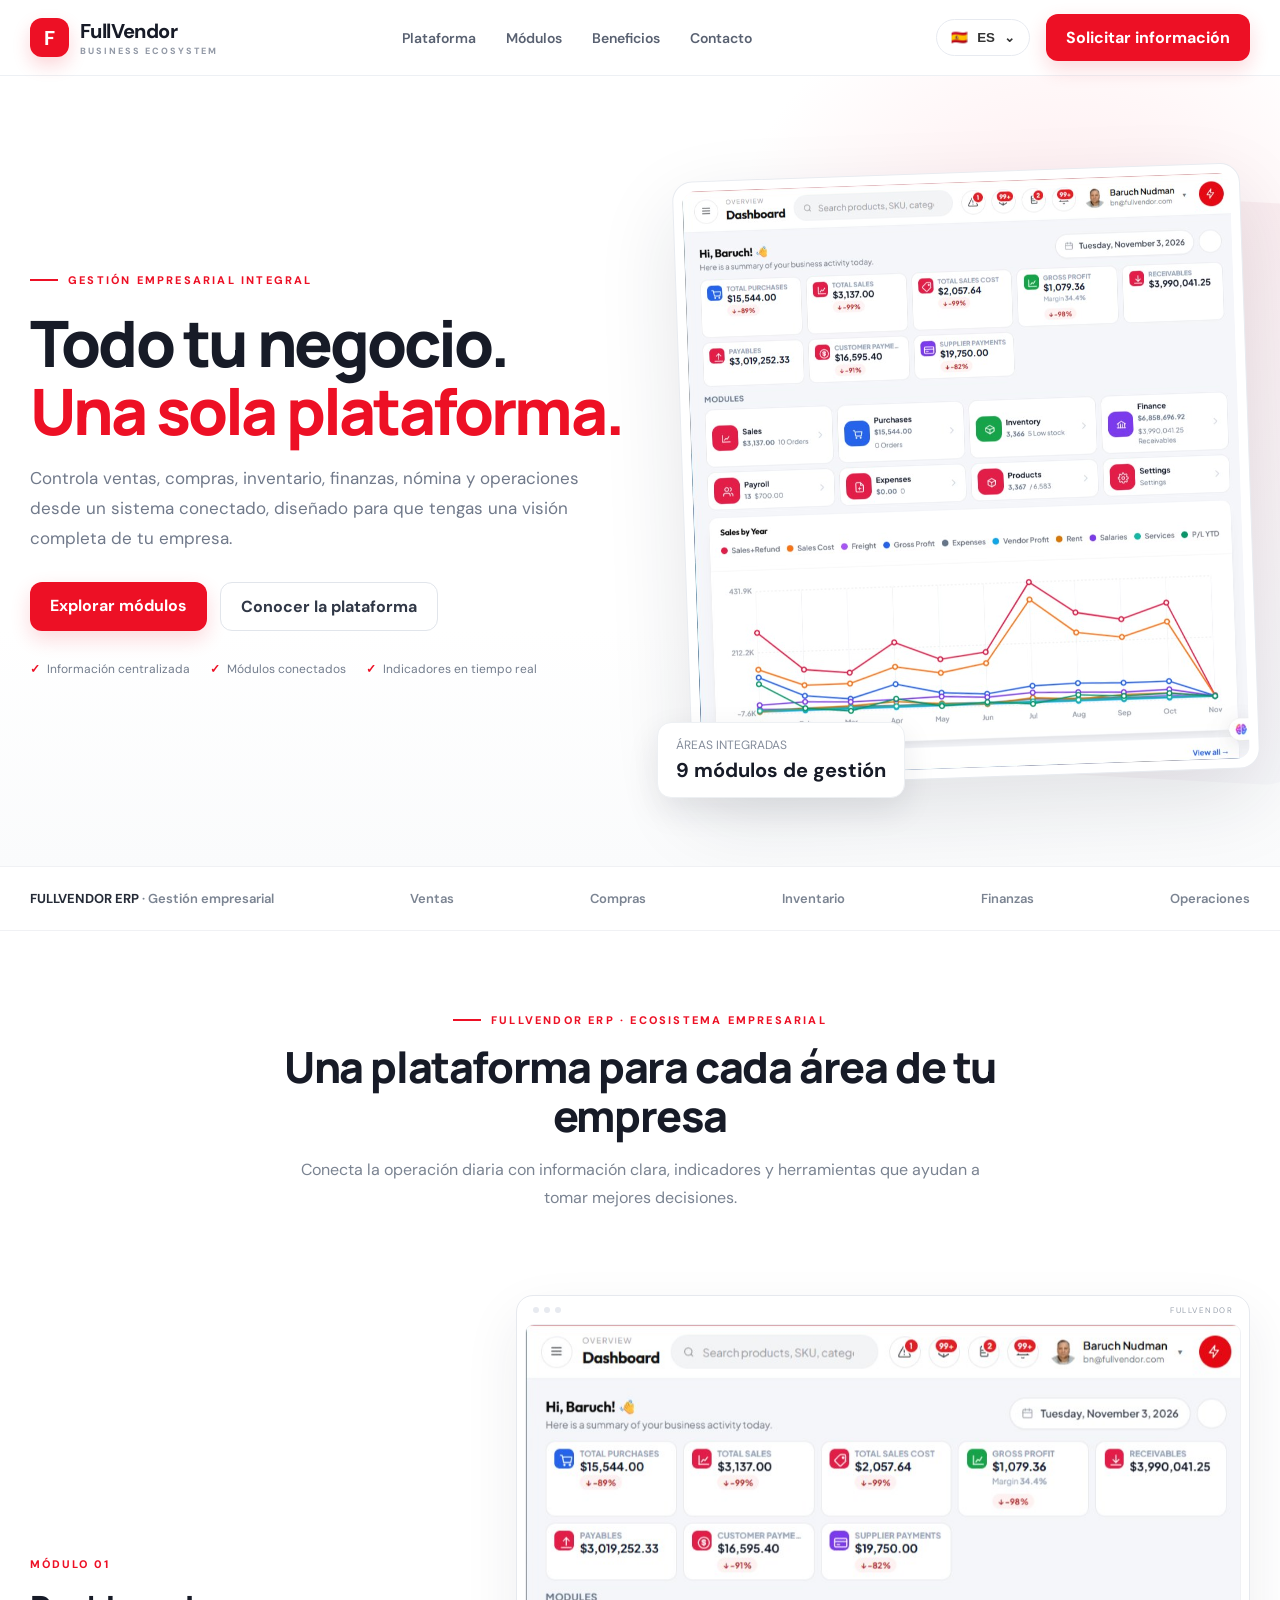
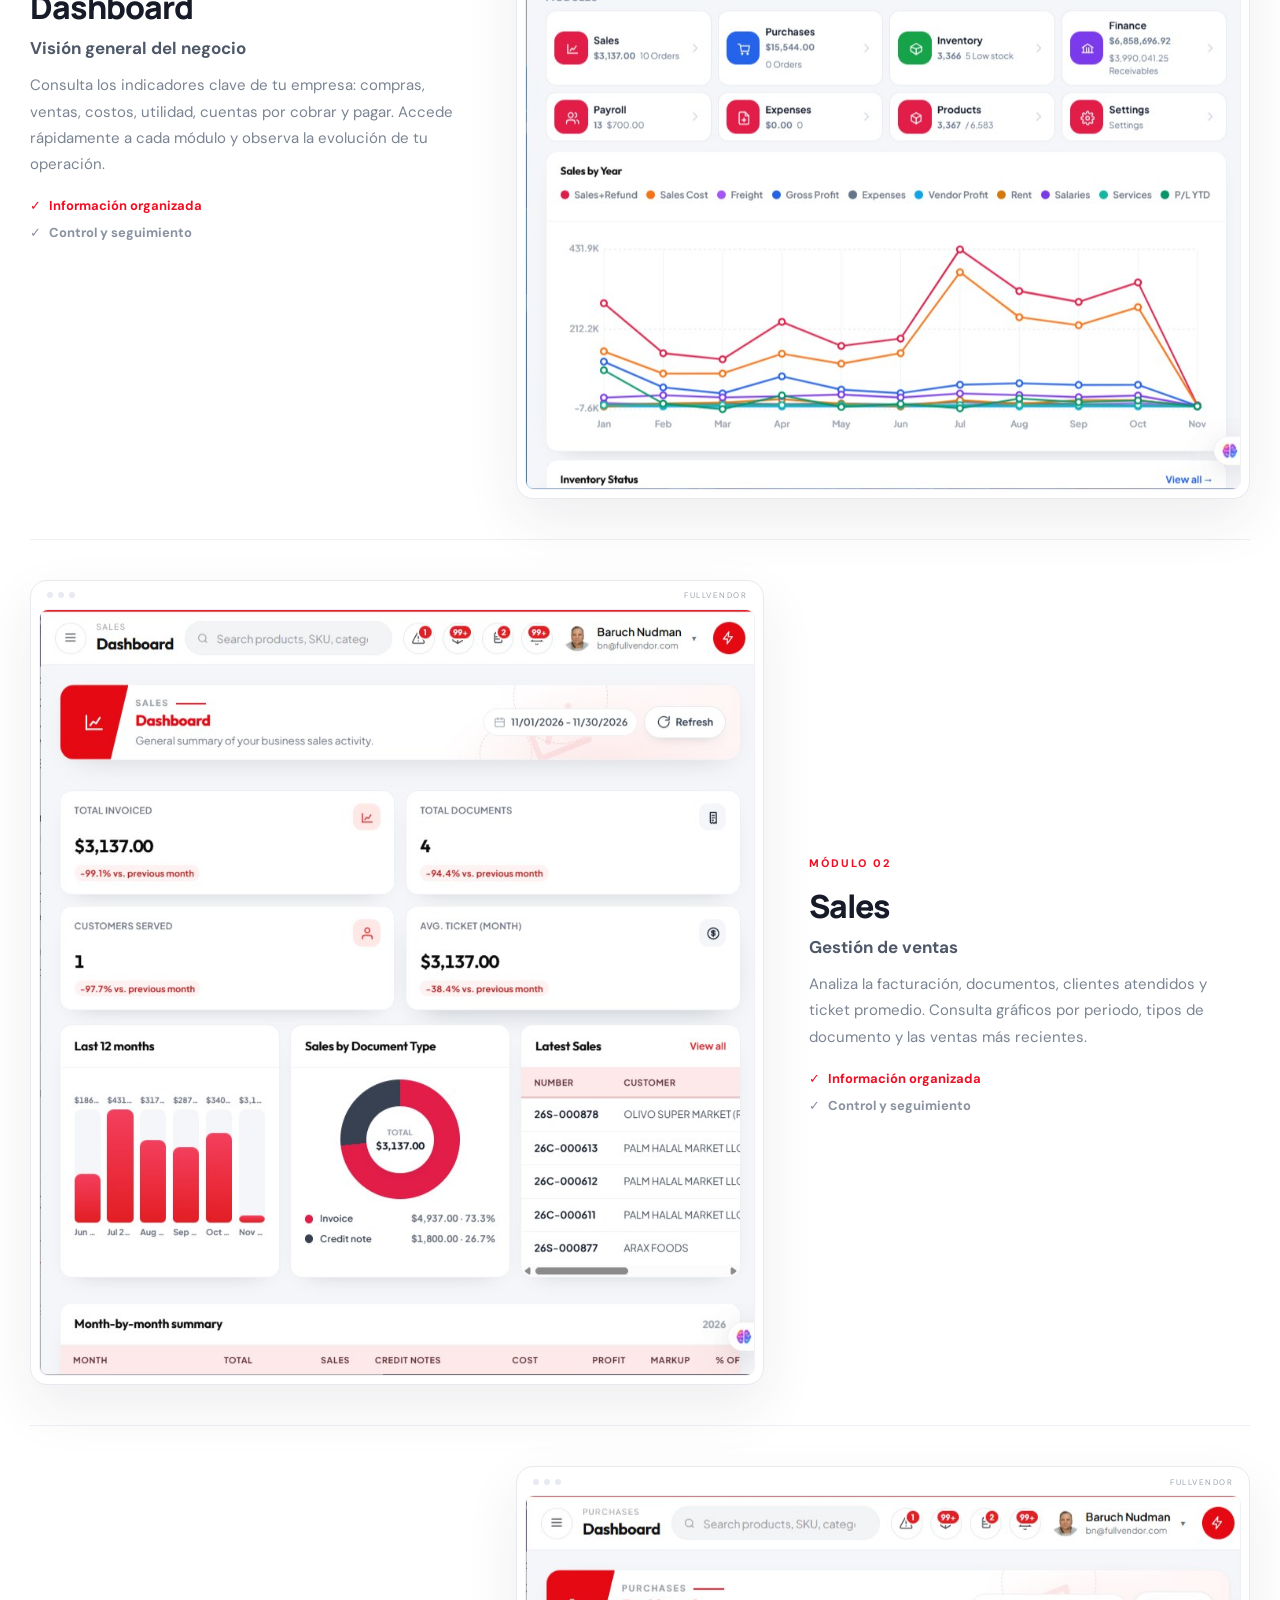
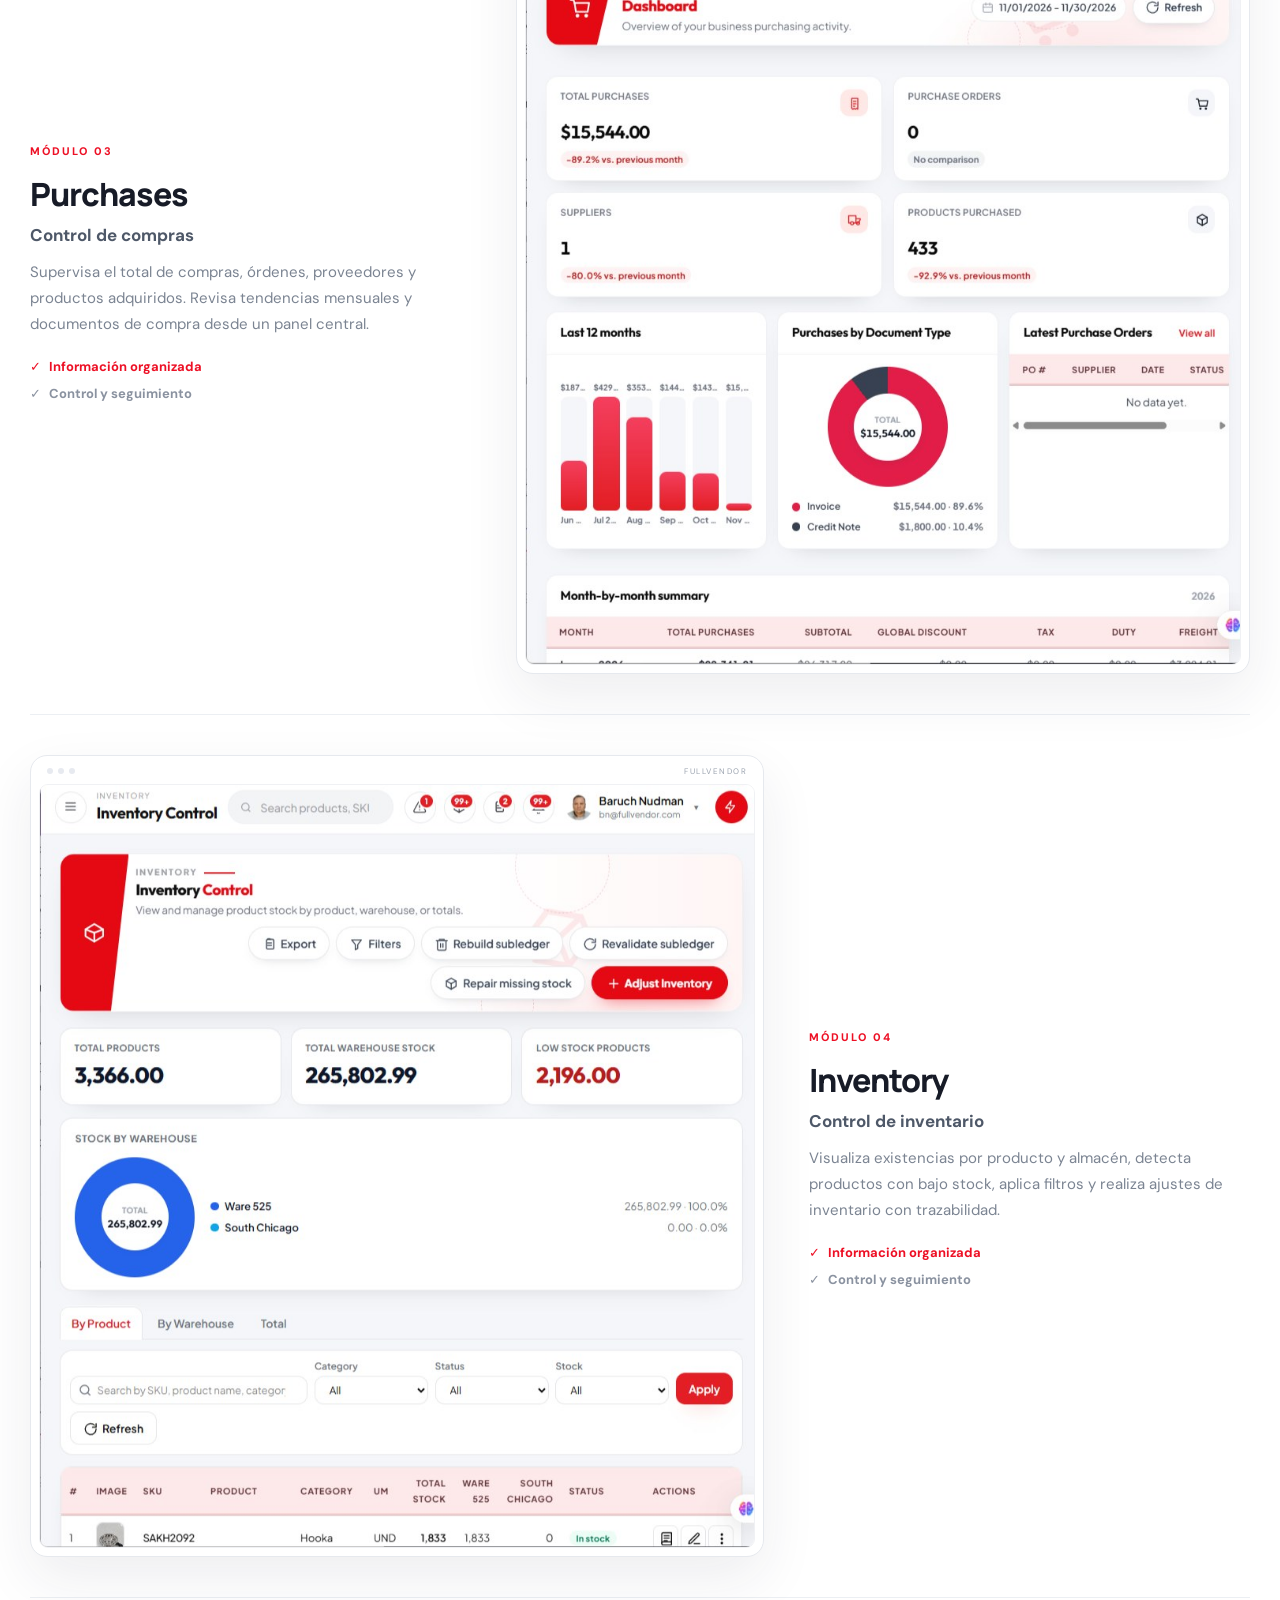
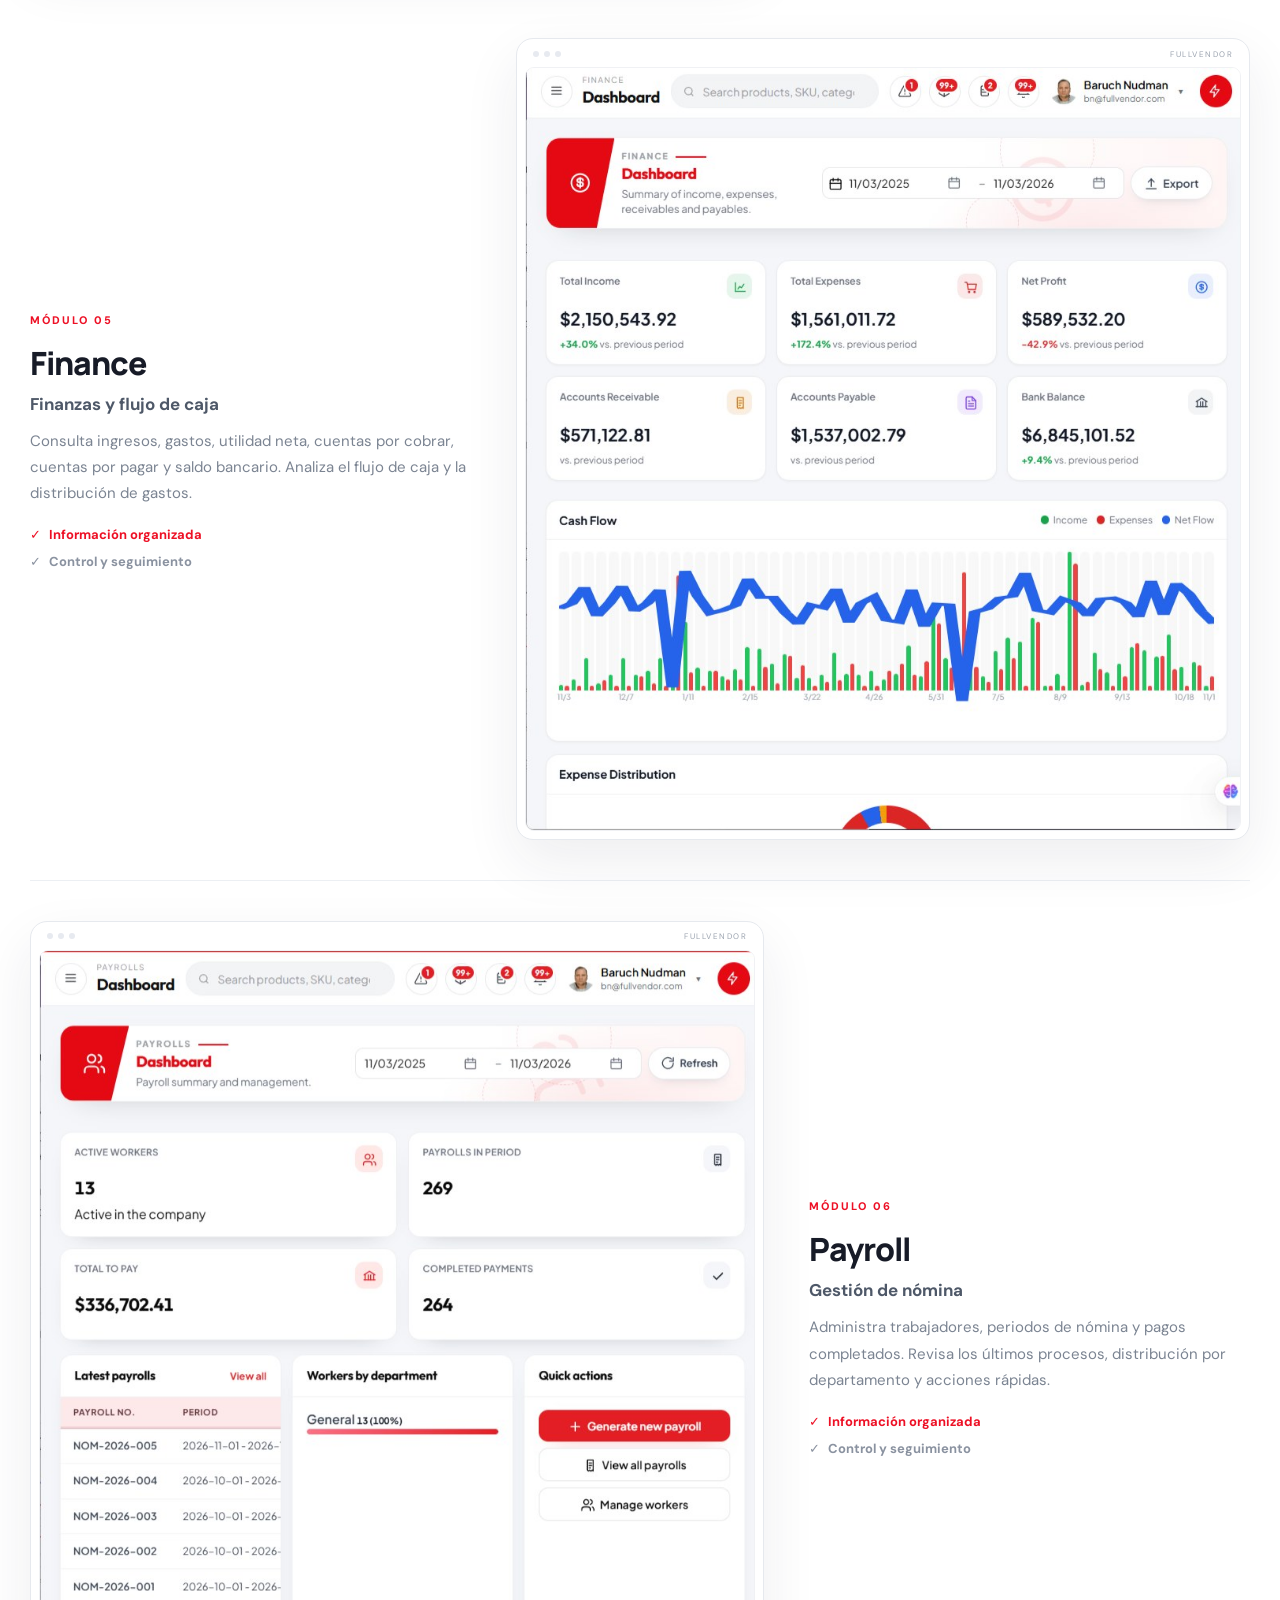
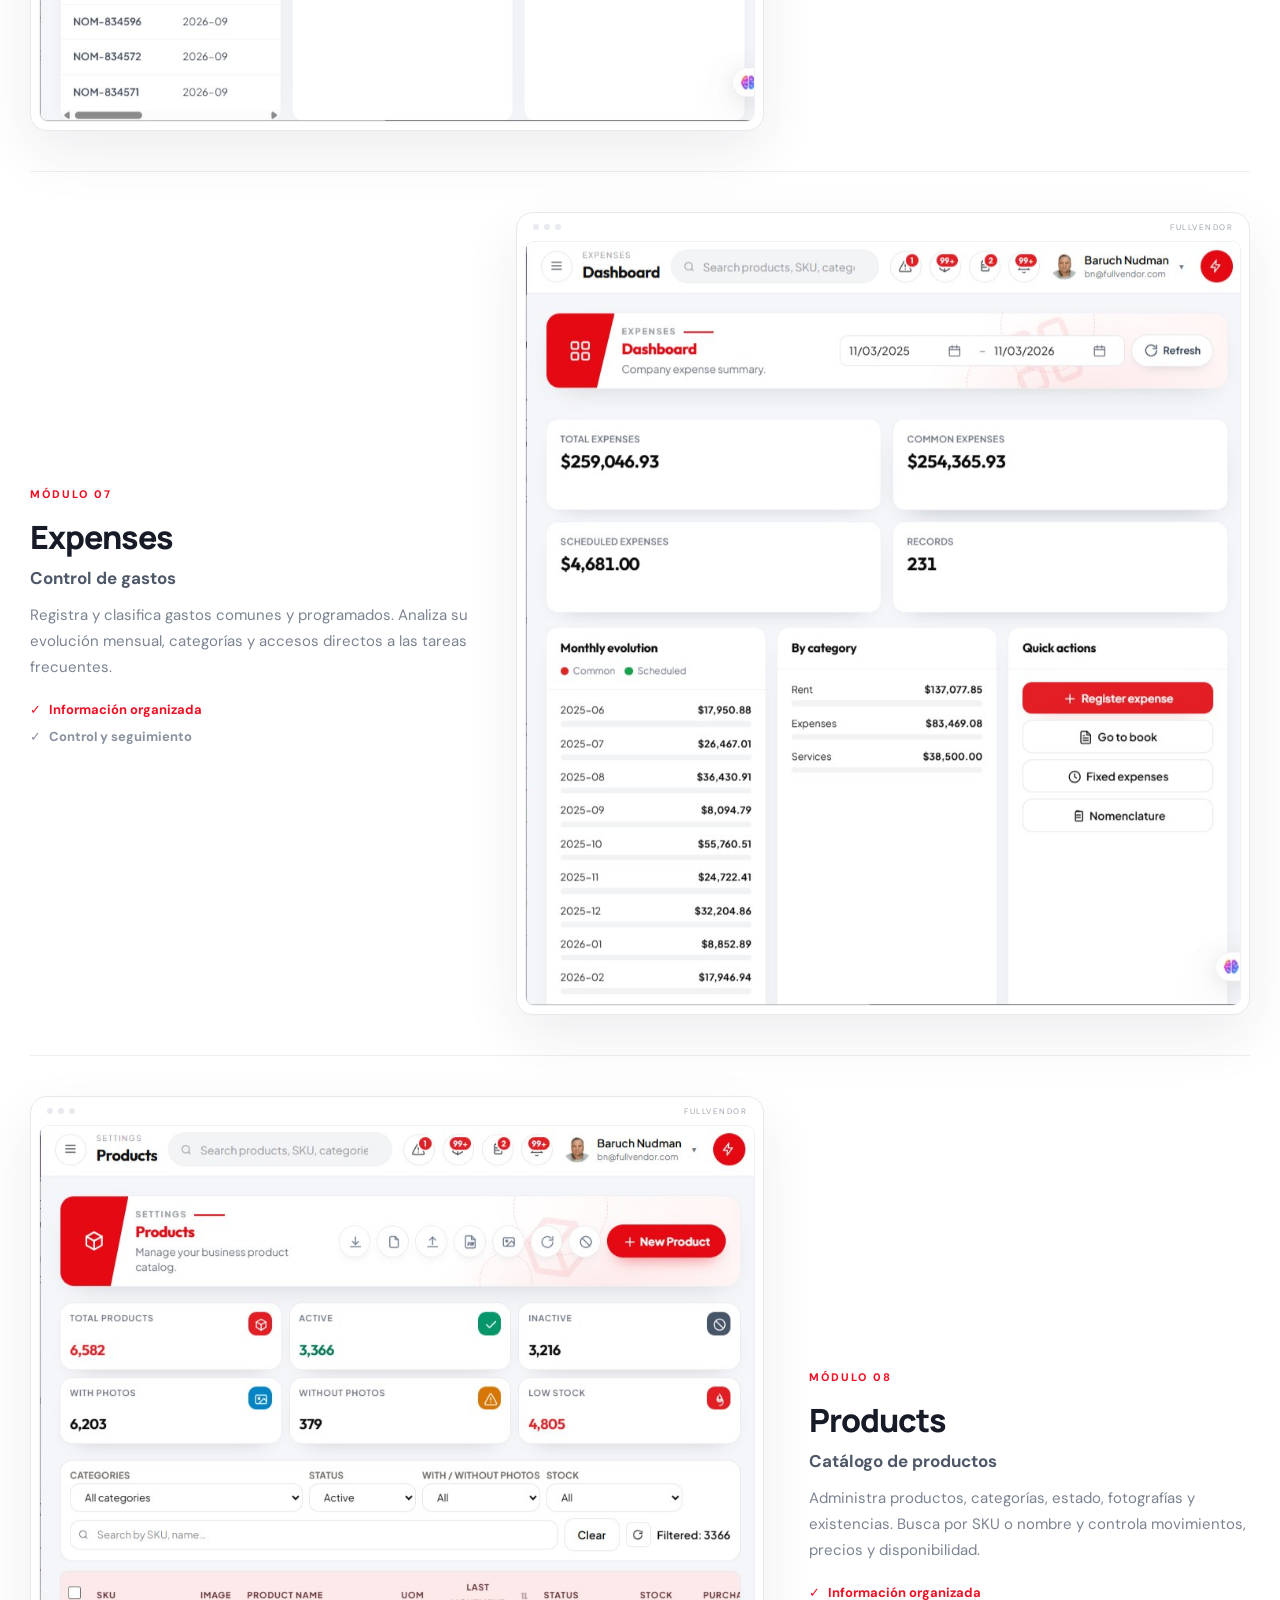
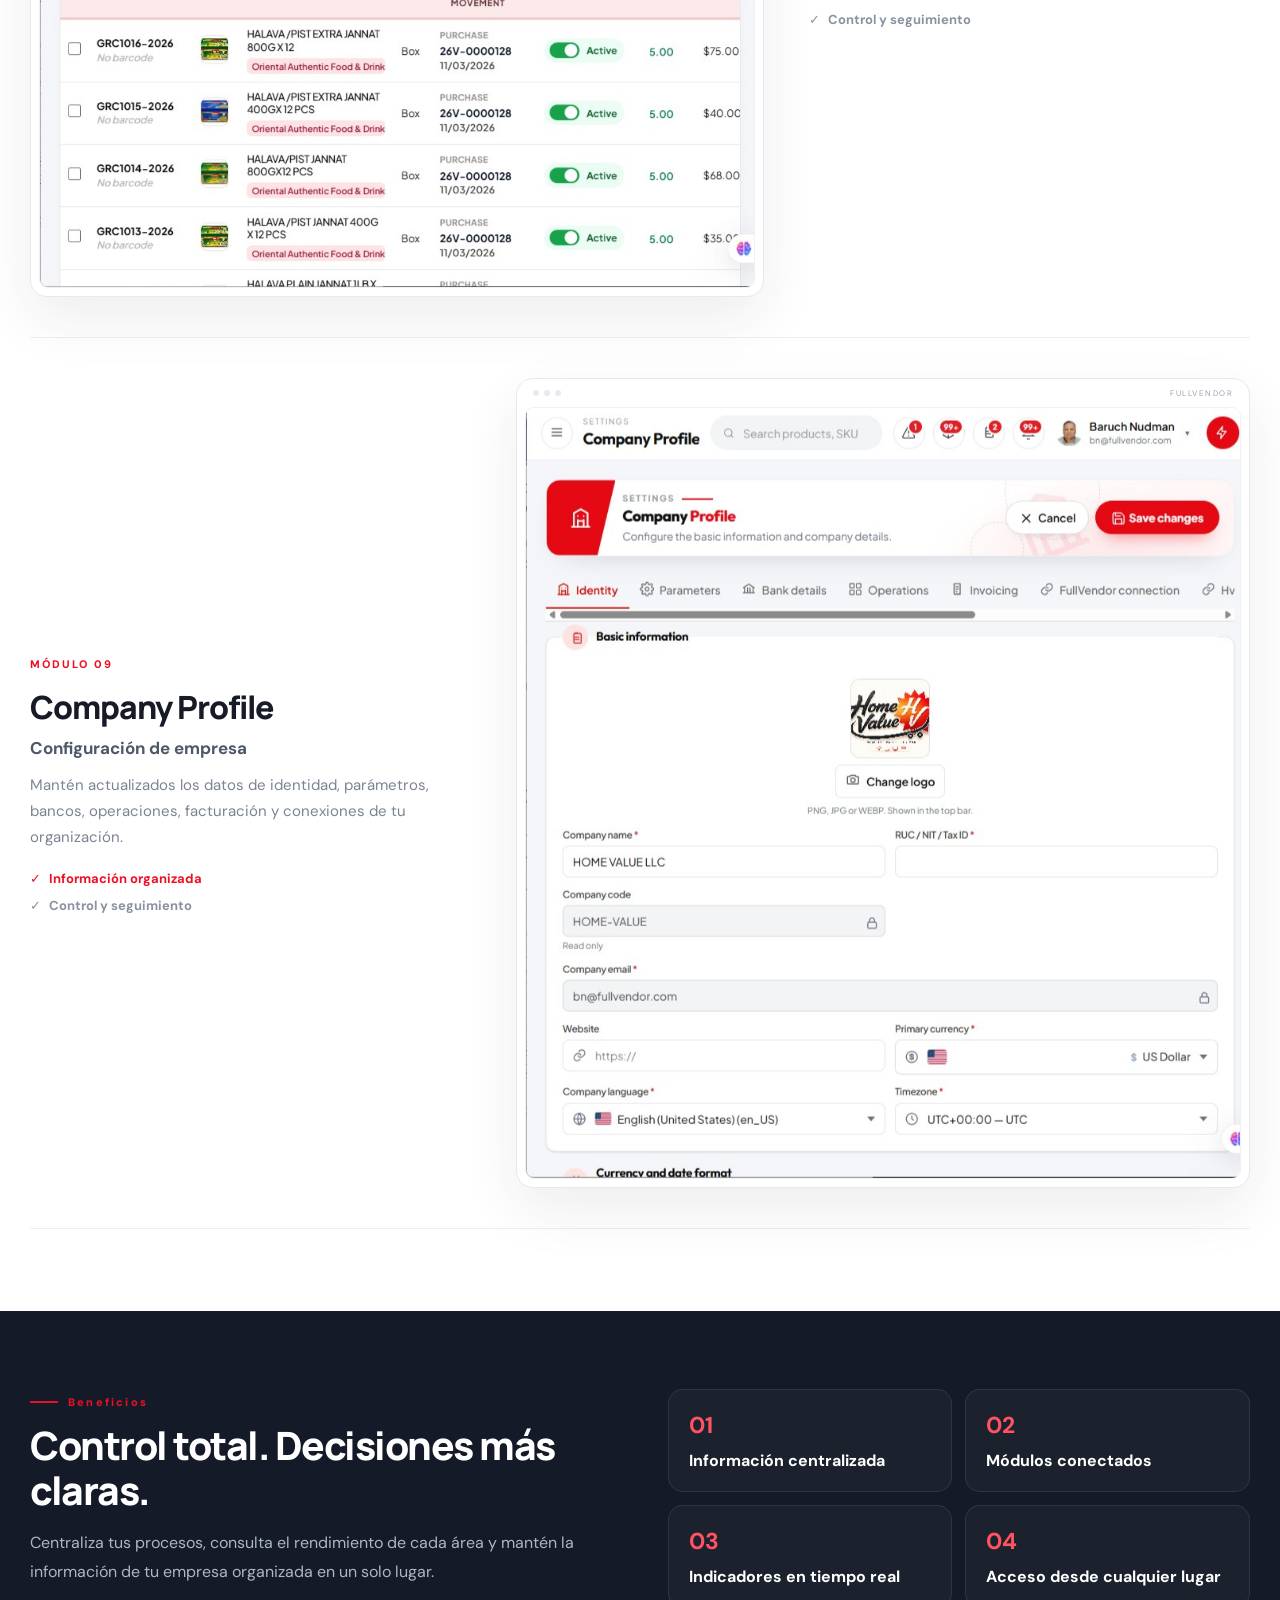
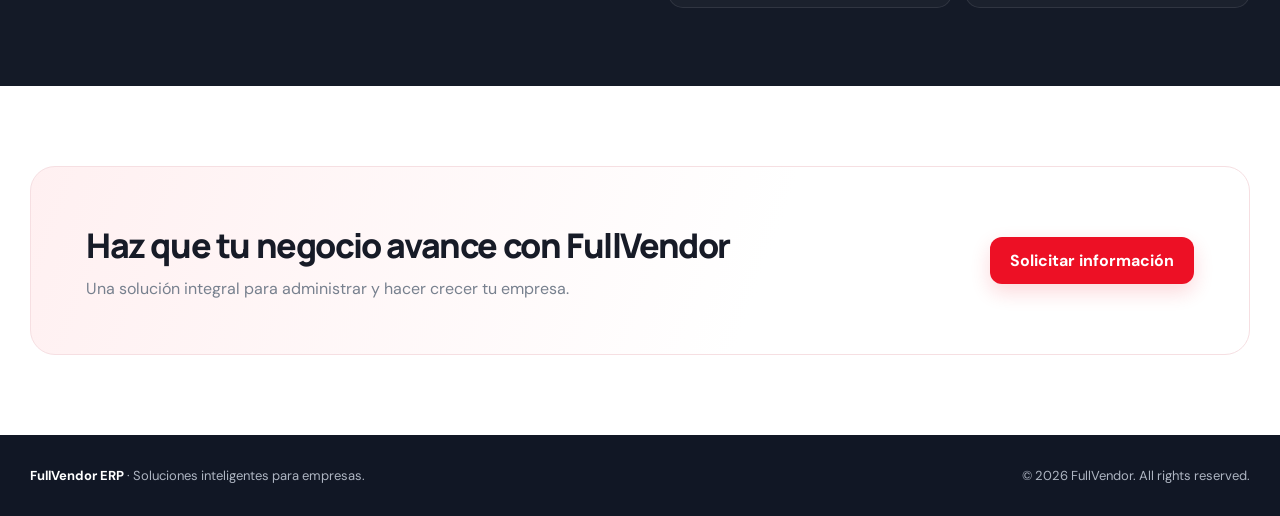
<file: FullVendor_ERP_7_Idiomas/FullVendor_ERP.html>
<!doctype html>
<html lang="es"><head><meta charset="utf-8"><meta name="viewport" content="width=device-width,initial-scale=1">
<title>FullVendor ERP | Gestión empresarial integral</title>
<meta name="description" content="FullVendor ERP: ventas, compras, inventario, finanzas, nómina y operaciones en una sola plataforma.">
<link rel="preconnect" href="https://fonts.googleapis.com"><link rel="preconnect" href="https://fonts.gstatic.com" crossorigin>
<link href="https://fonts.googleapis.com/css2?family=DM+Sans:wght@400;500;600;700;800&family=Manrope:wght@400;500;600;700;800&display=swap" rel="stylesheet">
<style>
:root{--red:#ed1025;--ink:#171b27;--muted:#788193;--line:#e7eaf0;--bg:#f5f6f8;--blue:#2864f0}
*{box-sizing:border-box}html{scroll-behavior:smooth}body{margin:0;background:#fff;color:var(--ink);font-family:'DM Sans',sans-serif}a{text-decoration:none;color:inherit}.wrap{width:min(1220px,calc(100% - 48px));margin:auto}
header{height:76px;position:sticky;top:0;z-index:30;background:rgba(255,255,255,.94);backdrop-filter:blur(14px);border-bottom:1px solid #edf0f4}.nav{height:100%;display:flex;align-items:center;justify-content:space-between;gap:24px}.brand{display:flex;align-items:center;gap:11px;font-weight:800;letter-spacing:-.6px;font-size:20px}.brand-mark{width:39px;height:39px;border-radius:12px;background:var(--red);color:#fff;display:grid;place-items:center;font-weight:800;font-size:20px;box-shadow:0 8px 18px #ed10252c}.brand small{display:block;color:#9299a6;font-size:9px;letter-spacing:2px;margin-top:1px}nav{display:flex;align-items:center;gap:30px;color:#596171;font-size:14px;font-weight:600}nav a:hover{color:var(--red)}.right-nav{display:flex;align-items:center;gap:16px}.lang{position:relative}.lang-btn{border:1px solid var(--line);background:#fff;border-radius:30px;padding:10px 14px;display:flex;align-items:center;gap:9px;font-weight:700;cursor:pointer;color:#333}.lang-menu{display:none;position:absolute;right:0;top:48px;background:#fff;border:1px solid var(--line);box-shadow:0 18px 50px #10182820;border-radius:15px;padding:8px;width:190px}.lang.open .lang-menu{display:block}.lang-option{display:flex;gap:10px;padding:10px;border-radius:9px;cursor:pointer;font-size:14px}.lang-option:hover,.lang-option.active{background:#fff0f1;color:var(--red)}.nav-cta,.primary{background:var(--red);color:white;border:0;border-radius:12px;padding:13px 20px;font-weight:700;box-shadow:0 8px 20px #ed10252a;cursor:pointer}
.hero{padding:76px 0 68px;background:radial-gradient(circle at 83% 30%,#ffe8eb 0,transparent 29%),linear-gradient(180deg,#fff 0%,#fff 70%,#fafbfc 100%);overflow:hidden}.hero-grid{display:grid;grid-template-columns:1fr .95fr;gap:55px;align-items:center}.eyebrow{font-size:11px;letter-spacing:2.2px;color:var(--red);font-weight:800;display:flex;align-items:center;gap:10px}.eyebrow:before{content:"";width:28px;height:2px;background:var(--red)}h1{font:800 clamp(42px,5vw,66px)/1.06 'Manrope',sans-serif;letter-spacing:-2.8px;margin:22px 0 20px}h1 em{font-style:normal;color:var(--red)}.hero p{font-size:17px;line-height:1.75;color:#70798a;max-width:590px;margin:0 0 28px}.actions{display:flex;gap:13px;flex-wrap:wrap}.secondary{border:1px solid #e1e5eb;background:white;border-radius:12px;padding:13px 20px;font-weight:700;color:#303746}.hero-points{display:flex;gap:20px;flex-wrap:wrap;margin-top:30px;color:#737d8d;font-size:12px}.hero-points span:before{content:"✓";color:var(--red);font-weight:900;margin-right:7px}.hero-visual{position:relative;padding:20px 0}.hero-visual:before{content:"";position:absolute;inset:6% -12% 4% 12%;background:linear-gradient(135deg,#fce3e6,#f7f8fb);border-radius:40px;transform:rotate(3deg)}.hero-shot{position:relative;background:white;padding:9px;border:1px solid #e8ebf0;border-radius:20px;box-shadow:0 30px 80px #1b23301e;transform:rotate(-2deg)}.hero-shot img{display:block;width:100%;border-radius:13px}.floating-stat{position:absolute;bottom:0;left:-25px;background:white;border:1px solid #edf0f3;box-shadow:0 12px 32px #1b233018;border-radius:14px;padding:14px 18px;font-size:12px;color:#858d9b}.floating-stat strong{display:block;font-size:20px;color:var(--ink);margin-top:4px}
.trust{padding:23px 0;border-top:1px solid #f0f1f4;border-bottom:1px solid #f0f1f4;background:#fff}.trust-row{display:flex;justify-content:space-between;gap:15px;flex-wrap:wrap;color:#7b8492;font-size:13px;font-weight:600}.trust-row strong{color:#252b37}
.section{padding:82px 0}.section-head{max-width:720px;margin:0 auto 44px;text-align:center}.section-head .eyebrow{justify-content:center}h2{font:800 clamp(30px,3.5vw,43px)/1.15 'Manrope',sans-serif;letter-spacing:-1.4px;margin:15px 0}.section-head p{color:#7a8391;line-height:1.7;font-size:16px}
.module-card{display:grid;grid-template-columns:.75fr 1.25fr;gap:45px;align-items:center;padding:40px 0;border-bottom:1px solid #eceff3;scroll-margin-top:100px}.module-card:nth-child(even){grid-template-columns:1.25fr .75fr}.module-card:nth-child(even) .module-copy{order:2}.module-card:nth-child(even) .screen-frame{order:1}.module-no{font-size:11px;color:var(--red);font-weight:800;letter-spacing:2px}.module-copy h3{font:800 32px 'Manrope',sans-serif;letter-spacing:-1px;margin:12px 0 8px}.module-copy h4{font-size:17px;margin:0 0 13px;color:#4e5868}.module-copy p{color:#7b8492;line-height:1.75;font-size:15px;margin:0 0 20px}.checks{display:grid;gap:10px;color:#8a92a0;font-size:13px}.checks span:has(b){display:flex;gap:8px;align-items:center}.checks span:first-child{color:var(--red)}.screen-frame{background:#fff;border:1px solid #e6e9ee;border-radius:17px;padding:8px;box-shadow:0 22px 55px #202a3a14;overflow:hidden}.screen-top{height:20px;display:flex;align-items:center;gap:5px;padding:0 8px 7px;color:#9ba3af;font-size:8px;letter-spacing:1.5px}.screen-top i{width:6px;height:6px;border-radius:50%;background:#e7eaf0}.screen-top span{margin-left:auto}.screen-frame img{display:block;width:100%;height:auto;border-radius:9px;border:1px solid #f0f1f4}
.benefits{background:#141a27;color:#fff;padding:78px 0}.benefit-grid{display:grid;grid-template-columns:1fr 1fr;gap:55px;align-items:center}.benefits h2{font:800 39px/1.15 'Manrope';letter-spacing:-1.5px;margin:14px 0}.benefits p{color:#aeb6c4;line-height:1.8}.benefit-list{display:grid;grid-template-columns:1fr 1fr;gap:13px}.benefit{padding:20px;border:1px solid #ffffff18;background:#ffffff08;border-radius:15px;font-weight:700}.benefit b{display:block;color:#ff5363;font-size:23px;margin-bottom:10px}.contact{padding:80px 0}.contact-box{background:linear-gradient(110deg,#fff0f1,#fff 60%);border:1px solid #f6dfe2;border-radius:25px;padding:55px;display:flex;align-items:center;justify-content:space-between;gap:25px}.contact-box h2{font:800 34px 'Manrope';margin:0 0 10px}.contact-box p{color:#77808e;margin:0}footer{background:#111725;color:#aeb5c2;padding:32px 0;font-size:13px}.foot{display:flex;justify-content:space-between;gap:15px;flex-wrap:wrap}.foot strong{color:#fff}
@media(max-width:900px){nav{display:none}.hero-grid,.benefit-grid{grid-template-columns:1fr}.hero-visual{max-width:650px;margin:auto}.module-card,.module-card:nth-child(even){grid-template-columns:1fr;gap:25px}.module-card:nth-child(even) .module-copy,.module-card:nth-child(even) .screen-frame{order:initial}.module-copy{max-width:650px}}
@media(max-width:600px){.wrap{width:calc(100% - 30px)}header{height:66px}.brand{font-size:17px}.nav-cta{display:none}.hero{padding:48px 0}h1{font-size:42px;letter-spacing:-1.8px}.hero p{font-size:15px}.section{padding:58px 0}.module-copy h3{font-size:27px}.benefit-list{grid-template-columns:1fr 1fr}.contact-box{padding:30px 23px;display:block}.contact-box .primary{margin-top:22px}.trust-row{justify-content:center}}
</style></head><body>
<header><div class="wrap nav"><a class="brand" href="#"><span class="brand-mark">F</span><span>FullVendor<small>BUSINESS ECOSYSTEM</small></span></a>
<nav><a href="#platform" data-t="nav1">Plataforma</a><a href="#modules" data-t="nav2">Módulos</a><a href="#benefits" data-t="nav3">Beneficios</a><a href="#contact" data-t="nav4">Contacto</a></nav>
<div class="right-nav"><div class="lang" id="lang"><button class="lang-btn" id="langBtn"><span id="flag">🇪🇸</span><span id="code">ES</span><span>⌄</span></button><div class="lang-menu" id="langMenu"><div class="lang-option active" data-lang="es"><span>🇪🇸</span>Español</div><div class="lang-option " data-lang="en"><span>🇬🇧</span>English</div><div class="lang-option " data-lang="pt"><span>🇵🇹</span>Português</div><div class="lang-option " data-lang="it"><span>🇮🇹</span>Italiano</div><div class="lang-option " data-lang="de"><span>🇩🇪</span>Deutsch</div><div class="lang-option " data-lang="ru"><span>🇷🇺</span>Русский</div><div class="lang-option " data-lang="zh"><span>🇨🇳</span>中文</div></div></div><a class="nav-cta" href="#contact" data-t="contactBtn">Solicitar información</a></div></div></header>
<main>
<section class="hero" id="platform"><div class="wrap hero-grid"><div><div class="eyebrow" data-t="heroTag">GESTIÓN EMPRESARIAL INTEGRAL</div><h1 data-html="heroTitle">Todo tu negocio. <em>Una sola plataforma.</em></h1><p data-t="heroText">Controla ventas, compras, inventario, finanzas, nómina y operaciones desde un sistema conectado.</p><div class="actions"><a class="primary" href="#modules" data-t="cta1">Explorar módulos</a><a class="secondary" href="#benefits" data-t="cta2">Conocer la plataforma</a></div><div class="hero-points"><span data-t="b1">Información centralizada</span><span data-t="b2">Módulos conectados</span><span data-t="b3">Indicadores en tiempo real</span></div></div>
<div class="hero-visual"><div class="hero-shot"><img src="images/hero.jpg" alt="FullVendor ERP dashboard"></div><div class="floating-stat">ÁREAS INTEGRADAS<strong>9 módulos de gestión</strong></div></div></div></section>
<div class="trust"><div class="wrap trust-row"><span><strong>FULLVENDOR ERP</strong> · Gestión empresarial</span><span>Ventas</span><span>Compras</span><span>Inventario</span><span>Finanzas</span><span>Operaciones</span></div></div>
<section class="section" id="modules"><div class="wrap"><div class="section-head"><div class="eyebrow" data-t="eyebrow">FULLVENDOR ERP · ECOSISTEMA EMPRESARIAL</div><h2 data-t="sectionTitle">Una plataforma para cada área de tu empresa</h2><p data-t="sectionText">Conecta la operación diaria con información clara, indicadores y herramientas que ayudan a tomar mejores decisiones.</p></div>
<div id="moduleList"><article class="module-card" id="module-0">
      <div class="module-copy"><span class="module-no">MÓDULO 01</span><h3 data-mtitle="0">Dashboard</h3><h4 data-msub="0"></h4><p data-mdesc="0"></p><div class="checks"><span>✓ <b data-check="0">Información organizada</b></span><span>✓ <b data-check="1">Control y seguimiento</b></span></div></div>
      <div class="screen-frame"><div class="screen-top"><i></i><i></i><i></i><span>FULLVENDOR</span></div><img src="images/dashboard.jpg" alt="Overview" loading="lazy"></div>
    </article><article class="module-card" id="module-1">
      <div class="module-copy"><span class="module-no">MÓDULO 02</span><h3 data-mtitle="1">Sales</h3><h4 data-msub="1"></h4><p data-mdesc="1"></p><div class="checks"><span>✓ <b data-check="0">Información organizada</b></span><span>✓ <b data-check="1">Control y seguimiento</b></span></div></div>
      <div class="screen-frame"><div class="screen-top"><i></i><i></i><i></i><span>FULLVENDOR</span></div><img src="images/sales.jpg" alt="Sales dashboard" loading="lazy"></div>
    </article><article class="module-card" id="module-2">
      <div class="module-copy"><span class="module-no">MÓDULO 03</span><h3 data-mtitle="2">Purchases</h3><h4 data-msub="2"></h4><p data-mdesc="2"></p><div class="checks"><span>✓ <b data-check="0">Información organizada</b></span><span>✓ <b data-check="1">Control y seguimiento</b></span></div></div>
      <div class="screen-frame"><div class="screen-top"><i></i><i></i><i></i><span>FULLVENDOR</span></div><img src="images/purchases.jpg" alt="Purchases dashboard" loading="lazy"></div>
    </article><article class="module-card" id="module-3">
      <div class="module-copy"><span class="module-no">MÓDULO 04</span><h3 data-mtitle="3">Inventory</h3><h4 data-msub="3"></h4><p data-mdesc="3"></p><div class="checks"><span>✓ <b data-check="0">Información organizada</b></span><span>✓ <b data-check="1">Control y seguimiento</b></span></div></div>
      <div class="screen-frame"><div class="screen-top"><i></i><i></i><i></i><span>FULLVENDOR</span></div><img src="images/inventory.jpg" alt="Inventory control" loading="lazy"></div>
    </article><article class="module-card" id="module-4">
      <div class="module-copy"><span class="module-no">MÓDULO 05</span><h3 data-mtitle="4">Finance</h3><h4 data-msub="4"></h4><p data-mdesc="4"></p><div class="checks"><span>✓ <b data-check="0">Información organizada</b></span><span>✓ <b data-check="1">Control y seguimiento</b></span></div></div>
      <div class="screen-frame"><div class="screen-top"><i></i><i></i><i></i><span>FULLVENDOR</span></div><img src="images/finance.jpg" alt="Finance dashboard" loading="lazy"></div>
    </article><article class="module-card" id="module-5">
      <div class="module-copy"><span class="module-no">MÓDULO 06</span><h3 data-mtitle="5">Payroll</h3><h4 data-msub="5"></h4><p data-mdesc="5"></p><div class="checks"><span>✓ <b data-check="0">Información organizada</b></span><span>✓ <b data-check="1">Control y seguimiento</b></span></div></div>
      <div class="screen-frame"><div class="screen-top"><i></i><i></i><i></i><span>FULLVENDOR</span></div><img src="images/payroll.jpg" alt="Payroll management" loading="lazy"></div>
    </article><article class="module-card" id="module-6">
      <div class="module-copy"><span class="module-no">MÓDULO 07</span><h3 data-mtitle="6">Expenses</h3><h4 data-msub="6"></h4><p data-mdesc="6"></p><div class="checks"><span>✓ <b data-check="0">Información organizada</b></span><span>✓ <b data-check="1">Control y seguimiento</b></span></div></div>
      <div class="screen-frame"><div class="screen-top"><i></i><i></i><i></i><span>FULLVENDOR</span></div><img src="images/expenses.jpg" alt="Expenses dashboard" loading="lazy"></div>
    </article><article class="module-card" id="module-7">
      <div class="module-copy"><span class="module-no">MÓDULO 08</span><h3 data-mtitle="7">Products</h3><h4 data-msub="7"></h4><p data-mdesc="7"></p><div class="checks"><span>✓ <b data-check="0">Información organizada</b></span><span>✓ <b data-check="1">Control y seguimiento</b></span></div></div>
      <div class="screen-frame"><div class="screen-top"><i></i><i></i><i></i><span>FULLVENDOR</span></div><img src="images/products.jpg" alt="Product catalog" loading="lazy"></div>
    </article><article class="module-card" id="module-8">
      <div class="module-copy"><span class="module-no">MÓDULO 09</span><h3 data-mtitle="8">Company Profile</h3><h4 data-msub="8"></h4><p data-mdesc="8"></p><div class="checks"><span>✓ <b data-check="0">Información organizada</b></span><span>✓ <b data-check="1">Control y seguimiento</b></span></div></div>
      <div class="screen-frame"><div class="screen-top"><i></i><i></i><i></i><span>FULLVENDOR</span></div><img src="images/company-profile.jpg" alt="Company settings" loading="lazy"></div>
    </article></div></div></section>
<section class="benefits" id="benefits"><div class="wrap benefit-grid"><div><div class="eyebrow" data-t="nav3">Beneficios</div><h2 data-t="benefitTitle">Control total. Decisiones más claras.</h2><p data-t="benefitText">Centraliza tus procesos, consulta el rendimiento de cada área y mantén la información de tu empresa organizada en un solo lugar.</p></div><div class="benefit-list"><div class="benefit"><b>01</b><span data-t="b1">Información centralizada</span></div><div class="benefit"><b>02</b><span data-t="b2">Módulos conectados</span></div><div class="benefit"><b>03</b><span data-t="b3">Indicadores en tiempo real</span></div><div class="benefit"><b>04</b><span data-t="b4">Acceso desde cualquier lugar</span></div></div></div></section>
<section class="contact" id="contact"><div class="wrap contact-box"><div><h2 data-t="contactTitle">Haz que tu negocio avance con FullVendor</h2><p data-t="contactText">Una solución integral para administrar y hacer crecer tu empresa.</p></div><a class="primary" href="mailto:info@fullvendor.com" data-t="contactBtn">Solicitar información ↗</a></div></section>
</main><footer><div class="wrap foot"><span><strong>FullVendor ERP</strong> · <span data-t="footer">Soluciones inteligentes para empresas.</span></span><span>© 2026 FullVendor. All rights reserved.</span></div></footer>
<script>
const T={"es": {"nav1": "Plataforma", "nav2": "Módulos", "nav3": "Beneficios", "nav4": "Contacto", "heroTag": "GESTIÓN EMPRESARIAL INTEGRAL", "heroTitle": "Todo tu negocio. <em>Una sola plataforma.</em>", "heroText": "Controla ventas, compras, inventario, finanzas, nómina y operaciones desde un sistema conectado, diseñado para que tengas una visión completa de tu empresa.", "cta1": "Explorar módulos", "cta2": "Conocer la plataforma", "eyebrow": "FULLVENDOR ERP · ECOSISTEMA EMPRESARIAL", "sectionTitle": "Una plataforma para cada área de tu empresa", "sectionText": "Conecta la operación diaria con información clara, indicadores y herramientas que ayudan a tomar mejores decisiones.", "benefitTitle": "Control total. Decisiones más claras.", "benefitText": "Centraliza tus procesos, consulta el rendimiento de cada área y mantén la información de tu empresa organizada en un solo lugar.", "b1": "Información centralizada", "b2": "Módulos conectados", "b3": "Indicadores en tiempo real", "b4": "Acceso desde cualquier lugar", "contactTitle": "Haz que tu negocio avance con FullVendor", "contactText": "Una solución integral para administrar y hacer crecer tu empresa.", "contactBtn": "Solicitar información", "footer": "Soluciones inteligentes para empresas.", "modules": [["Dashboard", "Visión general del negocio", "Consulta los indicadores clave de tu empresa: compras, ventas, costos, utilidad, cuentas por cobrar y pagar. Accede rápidamente a cada módulo y observa la evolución de tu operación."], ["Sales", "Gestión de ventas", "Analiza la facturación, documentos, clientes atendidos y ticket promedio. Consulta gráficos por periodo, tipos de documento y las ventas más recientes."], ["Purchases", "Control de compras", "Supervisa el total de compras, órdenes, proveedores y productos adquiridos. Revisa tendencias mensuales y documentos de compra desde un panel central."], ["Inventory", "Control de inventario", "Visualiza existencias por producto y almacén, detecta productos con bajo stock, aplica filtros y realiza ajustes de inventario con trazabilidad."], ["Finance", "Finanzas y flujo de caja", "Consulta ingresos, gastos, utilidad neta, cuentas por cobrar, cuentas por pagar y saldo bancario. Analiza el flujo de caja y la distribución de gastos."], ["Payroll", "Gestión de nómina", "Administra trabajadores, periodos de nómina y pagos completados. Revisa los últimos procesos, distribución por departamento y acciones rápidas."], ["Expenses", "Control de gastos", "Registra y clasifica gastos comunes y programados. Analiza su evolución mensual, categorías y accesos directos a las tareas frecuentes."], ["Products", "Catálogo de productos", "Administra productos, categorías, estado, fotografías y existencias. Busca por SKU o nombre y controla movimientos, precios y disponibilidad."], ["Company Profile", "Configuración de empresa", "Mantén actualizados los datos de identidad, parámetros, bancos, operaciones, facturación y conexiones de tu organización."]]}, "en": {"nav1": "Platform", "nav2": "Modules", "nav3": "Benefits", "nav4": "Contact", "heroTag": "COMPLETE BUSINESS MANAGEMENT", "heroTitle": "Your entire business. <em>One platform.</em>", "heroText": "Manage sales, purchases, inventory, finance, payroll and operations in one connected system built to give you a complete view of your business.", "cta1": "Explore modules", "cta2": "Discover the platform", "eyebrow": "FULLVENDOR ERP · BUSINESS ECOSYSTEM", "sectionTitle": "One platform for every area of your business", "sectionText": "Connect daily operations with clear information, performance indicators and tools that support better decisions.", "benefitTitle": "Total control. Clearer decisions.", "benefitText": "Centralize your processes, monitor every business area and keep company information organized in one place.", "b1": "Centralized information", "b2": "Connected modules", "b3": "Real-time indicators", "b4": "Access from anywhere", "contactTitle": "Move your business forward with FullVendor", "contactText": "An integrated solution to manage and grow your business.", "contactBtn": "Request information", "footer": "Smart business solutions.", "modules": [["Dashboard", "Complete business overview", "Track key business indicators: purchases, sales, costs, profit, receivables and payables. Jump into each module and monitor your operation."], ["Sales", "Sales management", "Analyze invoicing, documents, customers served and average ticket. Review period charts, document types and latest sales."], ["Purchases", "Purchasing control", "Monitor purchase totals, orders, suppliers and products purchased. Review monthly trends and purchasing documents."], ["Inventory", "Inventory control", "View stock by product and warehouse, identify low-stock items, filter records and make traceable inventory adjustments."], ["Finance", "Finance and cash flow", "Review income, expenses, net profit, receivables, payables and bank balance. Analyze cash flow and expense distribution."], ["Payroll", "Payroll management", "Manage employees, payroll periods and completed payments. Review recent payrolls, department distribution and quick actions."], ["Expenses", "Expense management", "Record and classify common and scheduled expenses. Analyze monthly trends, categories and frequently used actions."], ["Products", "Product catalog", "Manage products, categories, status, photos and stock. Search by SKU or name and monitor movements, prices and availability."], ["Company Profile", "Company settings", "Maintain company identity, parameters, bank details, operations, invoicing and organization connections."]]}, "pt": {"nav1": "Plataforma", "nav2": "Módulos", "nav3": "Benefícios", "nav4": "Contato", "heroTag": "GESTÃO EMPRESARIAL COMPLETA", "heroTitle": "Todo o seu negócio. <em>Uma só plataforma.</em>", "heroText": "Controle vendas, compras, estoque, finanças, folha de pagamento e operações em um sistema integrado para ter uma visão completa da sua empresa.", "cta1": "Explorar módulos", "cta2": "Conhecer a plataforma", "eyebrow": "FULLVENDOR ERP · ECOSSISTEMA EMPRESARIAL", "sectionTitle": "Uma plataforma para cada área da sua empresa", "sectionText": "Conecte a operação diária a informações claras, indicadores e ferramentas para decisões melhores.", "benefitTitle": "Controle total. Decisões mais claras.", "benefitText": "Centralize processos, acompanhe cada área e mantenha as informações da empresa organizadas em um só lugar.", "b1": "Informações centralizadas", "b2": "Módulos integrados", "b3": "Indicadores em tempo real", "b4": "Acesso de qualquer lugar", "contactTitle": "Faça sua empresa avançar com FullVendor", "contactText": "Uma solução integrada para administrar e expandir sua empresa.", "contactBtn": "Solicitar informações", "footer": "Soluções inteligentes para empresas.", "modules": [["Dashboard", "Visão geral do negócio", "Acompanhe os principais indicadores: compras, vendas, custos, lucro e contas a receber e pagar."], ["Sales", "Gestão de vendas", "Analise faturamento, documentos, clientes atendidos, ticket médio e vendas recentes."], ["Purchases", "Controle de compras", "Monitore compras, pedidos, fornecedores e produtos adquiridos com tendências mensais."], ["Inventory", "Controle de estoque", "Consulte estoque por produto e depósito, identifique itens com baixo estoque e faça ajustes."], ["Finance", "Finanças e fluxo de caixa", "Consulte receitas, despesas, lucro líquido, contas e saldo bancário."], ["Payroll", "Gestão da folha", "Administre funcionários, períodos da folha e pagamentos concluídos."], ["Expenses", "Controle de despesas", "Registre despesas comuns e programadas e analise sua evolução por categoria."], ["Products", "Catálogo de produtos", "Gerencie produtos, categorias, fotos, preços e disponibilidade por SKU."], ["Company Profile", "Configurações da empresa", "Atualize identidade, parâmetros, bancos, operações, faturamento e conexões."]]}, "it": {"nav1": "Piattaforma", "nav2": "Moduli", "nav3": "Vantaggi", "nav4": "Contatti", "heroTag": "GESTIONE AZIENDALE COMPLETA", "heroTitle": "Tutta la tua azienda. <em>Un'unica piattaforma.</em>", "heroText": "Gestisci vendite, acquisti, inventario, finanza, buste paga e operazioni da un sistema integrato con una visione completa dell'azienda.", "cta1": "Esplora i moduli", "cta2": "Scopri la piattaforma", "eyebrow": "FULLVENDOR ERP · ECOSISTEMA AZIENDALE", "sectionTitle": "Una piattaforma per ogni area della tua azienda", "sectionText": "Collega le operazioni quotidiane a informazioni chiare, indicatori e strumenti per decisioni migliori.", "benefitTitle": "Controllo totale. Decisioni più chiare.", "benefitText": "Centralizza i processi, monitora ogni area e mantieni le informazioni aziendali organizzate.", "b1": "Informazioni centralizzate", "b2": "Moduli integrati", "b3": "Indicatori in tempo reale", "b4": "Accesso ovunque", "contactTitle": "Fai crescere la tua azienda con FullVendor", "contactText": "Una soluzione integrata per gestire e far crescere la tua attività.", "contactBtn": "Richiedi informazioni", "footer": "Soluzioni intelligenti per le aziende.", "modules": [["Dashboard", "Panoramica aziendale", "Monitora acquisti, vendite, costi, profitti e crediti e debiti."], ["Sales", "Gestione vendite", "Analizza fatture, documenti, clienti serviti, valore medio e vendite recenti."], ["Purchases", "Gestione acquisti", "Controlla acquisti, ordini, fornitori e prodotti con tendenze mensili."], ["Inventory", "Controllo inventario", "Visualizza le scorte per prodotto e magazzino e gestisci le rettifiche."], ["Finance", "Finanza e flusso di cassa", "Consulta entrate, spese, utile netto, crediti, debiti e saldo bancario."], ["Payroll", "Gestione stipendi", "Gestisci dipendenti, periodi di paga e pagamenti completati."], ["Expenses", "Gestione spese", "Registra spese ordinarie e programmate e analizzale per categoria."], ["Products", "Catalogo prodotti", "Gestisci prodotti, categorie, immagini, prezzi e disponibilità."], ["Company Profile", "Profilo aziendale", "Configura identità, parametri, banche, operazioni, fatturazione e connessioni."]]}, "de": {"nav1": "Plattform", "nav2": "Module", "nav3": "Vorteile", "nav4": "Kontakt", "heroTag": "UMFASSENDES UNTERNEHMENSMANAGEMENT", "heroTitle": "Ihr ganzes Unternehmen. <em>Eine Plattform.</em>", "heroText": "Steuern Sie Vertrieb, Einkauf, Lager, Finanzen, Gehaltsabrechnung und Abläufe in einem vernetzten System mit vollständigem Überblick.", "cta1": "Module entdecken", "cta2": "Plattform kennenlernen", "eyebrow": "FULLVENDOR ERP · UNTERNEHMENSÖKOSYSTEM", "sectionTitle": "Eine Plattform für jeden Unternehmensbereich", "sectionText": "Verbinden Sie tägliche Abläufe mit klaren Informationen, Kennzahlen und Werkzeugen für bessere Entscheidungen.", "benefitTitle": "Volle Kontrolle. Klare Entscheidungen.", "benefitText": "Bündeln Sie Prozesse, überwachen Sie alle Bereiche und organisieren Sie Ihre Unternehmensdaten zentral.", "b1": "Zentrale Informationen", "b2": "Verbundene Module", "b3": "Kennzahlen in Echtzeit", "b4": "Überall verfügbar", "contactTitle": "Bringen Sie Ihr Unternehmen mit FullVendor voran", "contactText": "Eine integrierte Lösung zur Verwaltung und Weiterentwicklung Ihres Unternehmens.", "contactBtn": "Informationen anfordern", "footer": "Intelligente Lösungen für Unternehmen.", "modules": [["Dashboard", "Unternehmensübersicht", "Behalten Sie Einkäufe, Verkäufe, Kosten, Gewinn sowie Forderungen und Verbindlichkeiten im Blick."], ["Sales", "Vertriebsmanagement", "Analysieren Sie Rechnungen, Dokumente, betreute Kunden, Durchschnittsbon und aktuelle Verkäufe."], ["Purchases", "Einkaufsverwaltung", "Überwachen Sie Einkäufe, Bestellungen, Lieferanten und gekaufte Produkte."], ["Inventory", "Lagerverwaltung", "Sehen Sie Bestände nach Produkt und Lager, erkennen Sie niedrige Bestände und buchen Sie Korrekturen."], ["Finance", "Finanzen und Cashflow", "Prüfen Sie Einnahmen, Ausgaben, Nettogewinn, Forderungen, Verbindlichkeiten und Bankbestand."], ["Payroll", "Gehaltsabrechnung", "Verwalten Sie Mitarbeitende, Abrechnungszeiträume und abgeschlossene Zahlungen."], ["Expenses", "Ausgabenverwaltung", "Erfassen und kategorisieren Sie laufende und geplante Ausgaben."], ["Products", "Produktkatalog", "Verwalten Sie Produkte, Kategorien, Bilder, Preise und Verfügbarkeit."], ["Company Profile", "Unternehmensprofil", "Pflegen Sie Identität, Parameter, Bankdaten, Abläufe, Rechnungsstellung und Verbindungen."]]}, "ru": {"nav1": "Платформа", "nav2": "Модули", "nav3": "Преимущества", "nav4": "Контакты", "heroTag": "КОМПЛЕКСНОЕ УПРАВЛЕНИЕ БИЗНЕСОМ", "heroTitle": "Весь ваш бизнес. <em>Одна платформа.</em>", "heroText": "Управляйте продажами, закупками, запасами, финансами, зарплатой и операциями в единой системе с полным обзором компании.", "cta1": "Обзор модулей", "cta2": "О платформе", "eyebrow": "FULLVENDOR ERP · БИЗНЕС-ЭКОСИСТЕМА", "sectionTitle": "Одна платформа для каждого отдела компании", "sectionText": "Объедините ежедневные процессы, понятные данные, показатели и инструменты для принятия решений.", "benefitTitle": "Полный контроль. Ясные решения.", "benefitText": "Объединяйте процессы, отслеживайте работу отделов и храните информацию компании в одном месте.", "b1": "Централизованные данные", "b2": "Связанные модули", "b3": "Показатели в реальном времени", "b4": "Доступ отовсюду", "contactTitle": "Развивайте бизнес вместе с FullVendor", "contactText": "Комплексное решение для управления и роста вашей компании.", "contactBtn": "Запросить информацию", "footer": "Умные решения для бизнеса.", "modules": [["Dashboard", "Обзор бизнеса", "Контролируйте закупки, продажи, затраты, прибыль, дебиторскую и кредиторскую задолженность."], ["Sales", "Управление продажами", "Анализируйте счета, документы, обслуженных клиентов, средний чек и последние продажи."], ["Purchases", "Управление закупками", "Отслеживайте закупки, заказы, поставщиков и приобретённые товары."], ["Inventory", "Управление запасами", "Просматривайте остатки по товарам и складам, находите низкие запасы и корректируйте учет."], ["Finance", "Финансы и денежный поток", "Просматривайте доходы, расходы, чистую прибыль, задолженности и банковский баланс."], ["Payroll", "Расчет заработной платы", "Управляйте сотрудниками, периодами начисления и выполненными выплатами."], ["Expenses", "Учет расходов", "Регистрируйте обычные и плановые расходы и анализируйте их по категориям."], ["Products", "Каталог товаров", "Управляйте товарами, категориями, фотографиями, ценами и наличием."], ["Company Profile", "Профиль компании", "Настраивайте данные компании, параметры, банки, операции, счета и интеграции."]]}, "zh": {"nav1": "平台", "nav2": "模块", "nav3": "优势", "nav4": "联系", "heroTag": "一体化企业管理", "heroTitle": "管理整个企业，<em>尽在一个平台。</em>", "heroText": "通过统一系统管理销售、采购、库存、财务、薪资和日常运营，全面掌握企业状况。", "cta1": "浏览模块", "cta2": "了解平台", "eyebrow": "FULLVENDOR ERP · 企业生态系统", "sectionTitle": "一个平台覆盖企业各个部门", "sectionText": "将日常运营与清晰的数据、绩效指标和决策工具连接起来。", "benefitTitle": "全面掌控，决策更清晰。", "benefitText": "集中管理业务流程，跟踪各部门表现，并在一个地方整理企业信息。", "b1": "信息集中管理", "b2": "模块互联", "b3": "实时指标", "b4": "随时随地访问", "contactTitle": "借助 FullVendor 推动业务发展", "contactText": "帮助企业管理和成长的一体化解决方案。", "contactBtn": "咨询详情", "footer": "面向企业的智能解决方案。", "modules": [["Dashboard", "企业总览", "查看采购、销售、成本、利润、应收账款和应付账款等关键指标。"], ["Sales", "销售管理", "分析开票、单据、服务客户数、平均客单价和最新销售记录。"], ["Purchases", "采购管理", "监控采购总额、采购订单、供应商和采购商品。"], ["Inventory", "库存管理", "按商品和仓库查看库存，识别低库存商品并进行库存调整。"], ["Finance", "财务与现金流", "查看收入、支出、净利润、应收应付账款和银行余额。"], ["Payroll", "薪资管理", "管理员工、薪资周期和已完成的付款。"], ["Expenses", "费用管理", "登记普通和定期费用，并按类别分析月度变化。"], ["Products", "商品目录", "管理商品、类别、图片、价格和库存状态。"], ["Company Profile", "企业资料", "维护企业身份、参数、银行信息、运营、开票和系统连接。"]]}};
const flags={"es": "🇪🇸", "en": "🇬🇧", "pt": "🇵🇹", "it": "🇮🇹", "de": "🇩🇪", "ru": "🇷🇺", "zh": "🇨🇳"};
const names={"es": "Español", "en": "English", "pt": "Português", "it": "Italiano", "de": "Deutsch", "ru": "Русский", "zh": "中文"};
let current='es';
const lang=document.getElementById('lang');
document.getElementById('langBtn').addEventListener('click',()=>lang.classList.toggle('open'));
document.addEventListener('click',e=>{if(!lang.contains(e.target))lang.classList.remove('open')});
function setLang(code){
 current=code; const d=T[code]; document.documentElement.lang=code;
 document.getElementById('flag').textContent=flags[code];document.getElementById('code').textContent=code.toUpperCase();
 document.querySelectorAll('[data-t]').forEach(el=>{const k=el.dataset.t;if(d[k]!==undefined)el.textContent=d[k]});
 document.querySelectorAll('[data-html]').forEach(el=>{const k=el.dataset.html;if(d[k]!==undefined)el.innerHTML=d[k]});
 document.querySelectorAll('.lang-option').forEach(el=>el.classList.toggle('active',el.dataset.lang===code));
 document.querySelectorAll('.module-card').forEach((el,i)=>{const m=d.modules[i];el.querySelector('[data-mtitle]').textContent=m[0];el.querySelector('[data-msub]').textContent=m[1];el.querySelector('[data-mdesc]').textContent=m[2]});
 const checkTexts=code==='es'?['Información organizada','Control y seguimiento']:code==='en'?['Organized information','Control and tracking']:code==='pt'?['Informações organizadas','Controle e acompanhamento']:code==='it'?['Informazioni organizzate','Controllo e monitoraggio']:code==='de'?['Organisierte Informationen','Kontrolle und Nachverfolgung']:code==='ru'?['Упорядоченная информация','Контроль и отслеживание']:['信息井然有序','管理与跟踪'];
 document.querySelectorAll('[data-check]').forEach(el=>el.textContent=checkTexts[Number(el.dataset.check)]);
 lang.classList.remove('open'); try{localStorage.setItem('fv-erp-lang',code)}catch(e){}
}
document.querySelectorAll('.lang-option').forEach(el=>el.addEventListener('click',()=>setLang(el.dataset.lang)));
try{const saved=localStorage.getItem('fv-erp-lang');if(saved&&T[saved])setLang(saved);else setLang('es')}catch(e){setLang('es')}
</script></body></html>
</file>
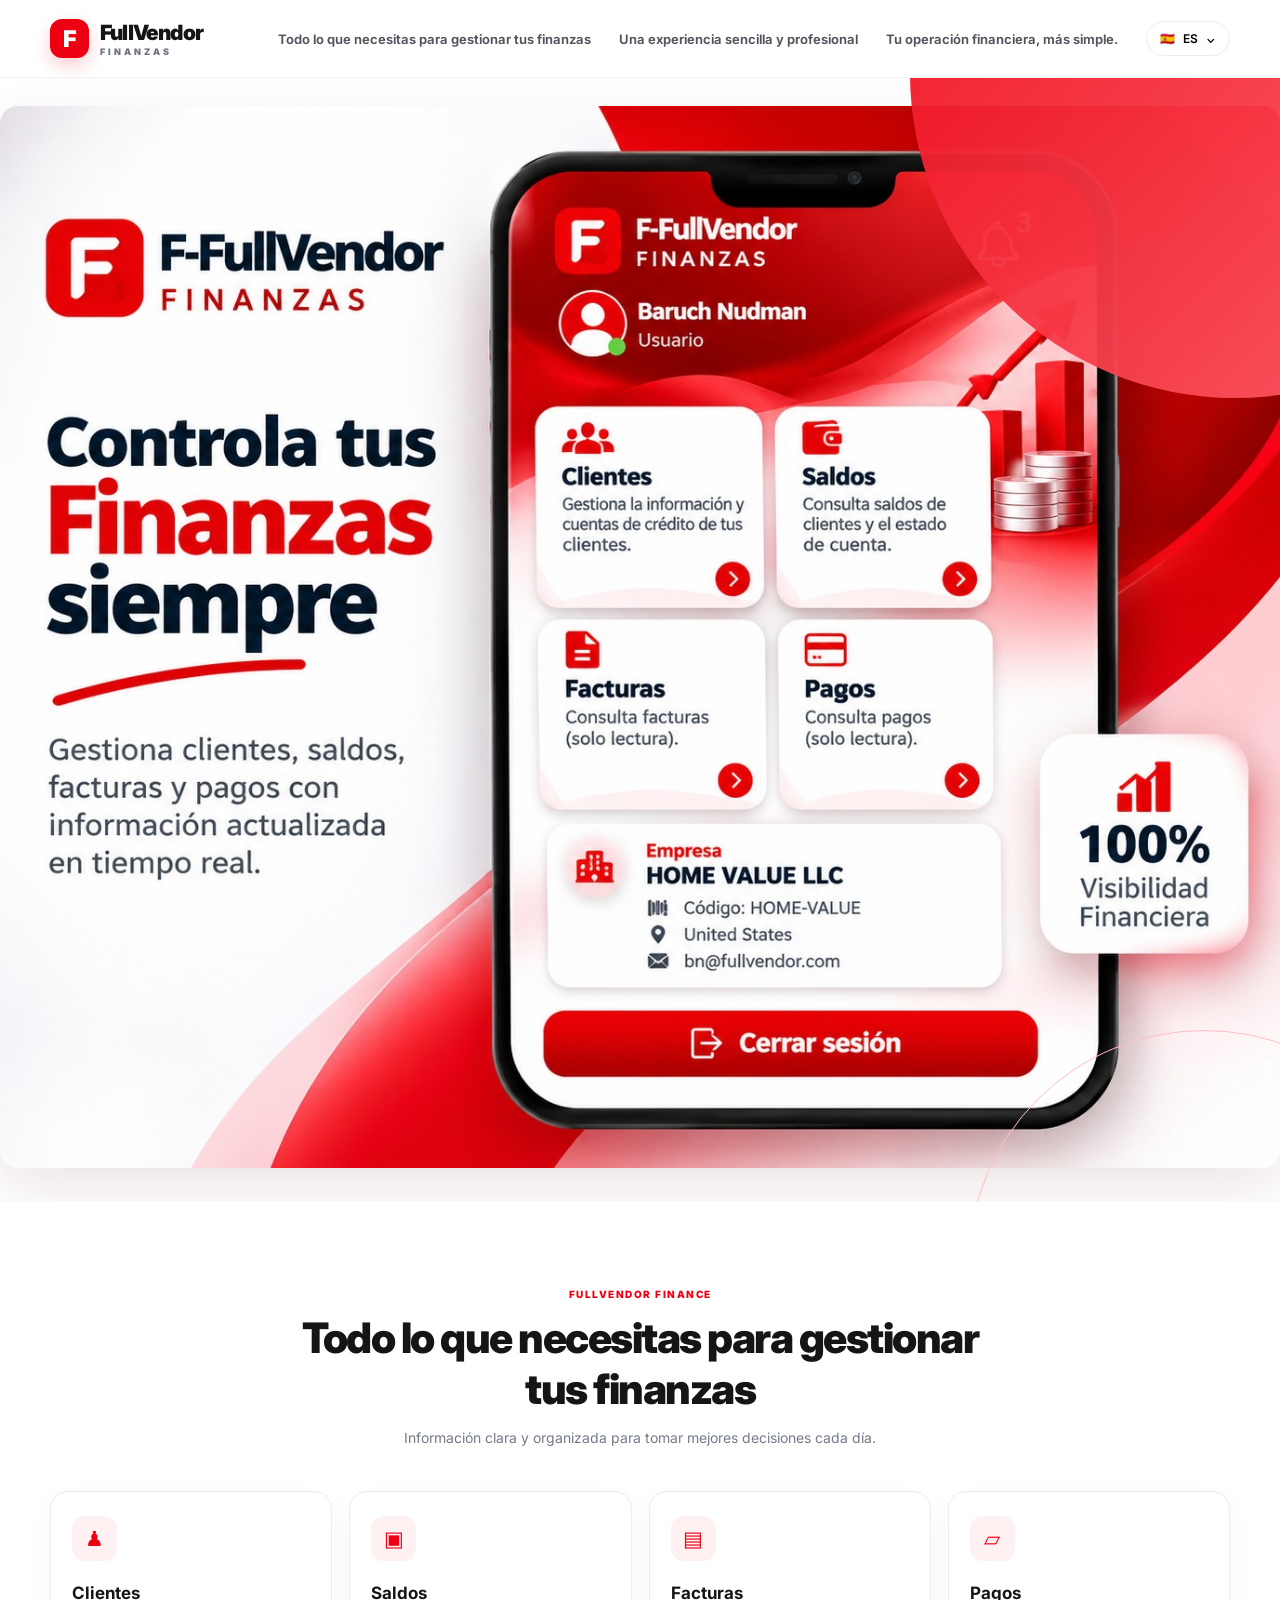
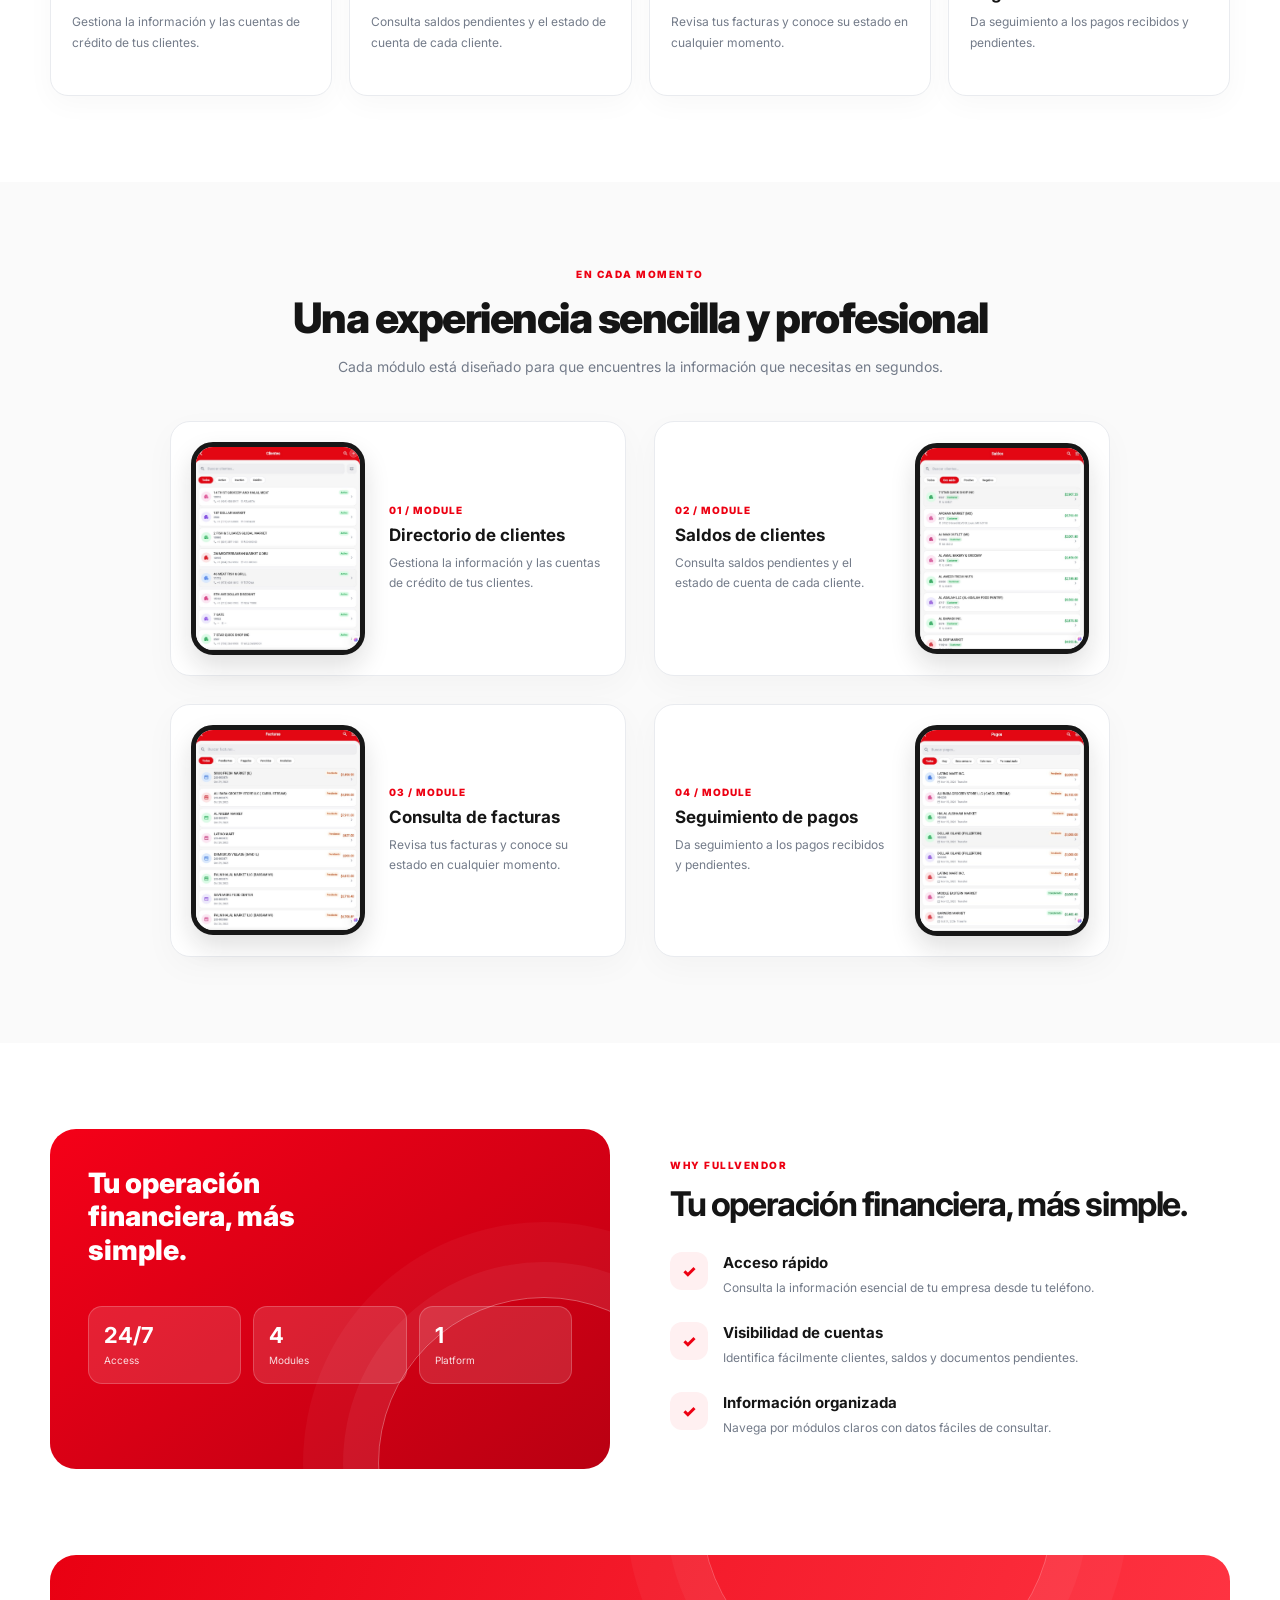
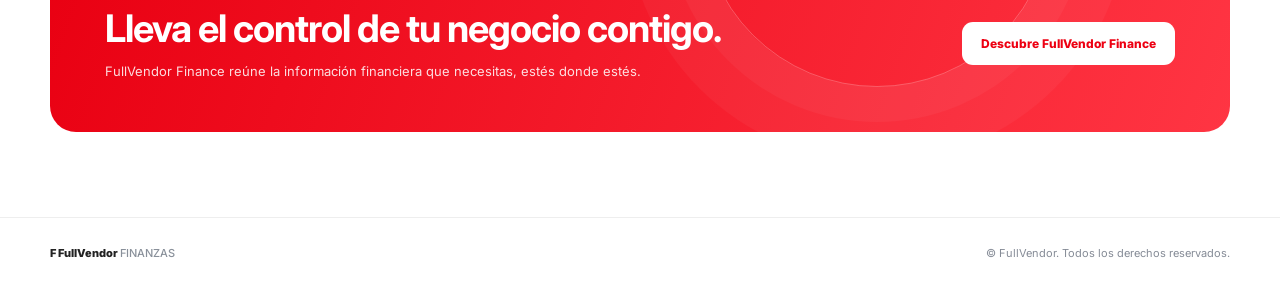
<file: FullVendor_Finance_Website_Final/FullVendor_Finance.html>
<!doctype html>
<html lang="es"><head><meta charset="utf-8"><meta name="viewport" content="width=device-width,initial-scale=1">
<meta name="theme-color" content="#ed0012"><title>FullVendor Finance | Control financiero</title>
<meta name="description" content="Administra clientes, saldos, facturas y pagos con FullVendor Finance.">
<link rel="preconnect" href="https://fonts.googleapis.com"><link rel="preconnect" href="https://fonts.gstatic.com" crossorigin>
<link href="https://fonts.googleapis.com/css2?family=Inter:wght@400;500;600;700;800;900&display=swap" rel="stylesheet">
<style>
:root{--red:#ed0012;--dark:#151515;--muted:#737b89;--line:#e9ebef;--soft:#fff1f2;--bg:#fff}
*{box-sizing:border-box}html{scroll-behavior:smooth}body{margin:0;font-family:Inter,Arial,sans-serif;color:var(--dark);background:#fff;overflow-x:hidden}
a{color:inherit;text-decoration:none}.container{width:min(1180px,calc(100% - 48px));margin:auto}
header{height:78px;display:flex;align-items:center;position:sticky;top:0;background:rgba(255,255,255,.92);backdrop-filter:blur(16px);z-index:20;border-bottom:1px solid #f0f0f0}
.nav{display:flex;align-items:center;justify-content:space-between}.brand{display:flex;align-items:center;gap:11px;font-weight:900;font-size:21px;letter-spacing:-.8px}.brandmark{width:39px;height:39px;background:var(--red);border-radius:12px;display:grid;place-items:center;color:white;font-size:23px;font-weight:900;box-shadow:0 7px 18px #ed001233}.brand small{display:block;font-size:9px;letter-spacing:3px;margin-top:1px;color:#6f7480}
.navright{display:flex;align-items:center;gap:28px}.navlink{font-size:13px;font-weight:650;color:#50545d}.navlink:hover{color:var(--red)}
.lang{position:relative}.langbtn{border:1px solid var(--line);border-radius:24px;background:white;padding:9px 13px;font:600 12px Inter;cursor:pointer;display:flex;gap:8px;align-items:center}.langmenu{display:none;position:absolute;right:0;top:47px;width:190px;background:white;border:1px solid var(--line);box-shadow:0 16px 40px #1112;border-radius:14px;padding:7px;z-index:50}.langmenu.open{display:block}.langitem{display:flex;width:100%;gap:10px;padding:10px;border:0;background:white;border-radius:9px;text-align:left;font:500 13px Inter;cursor:pointer}.langitem:hover,.langitem.active{background:#fff0f1;color:var(--red)}
.hero{position:relative;padding:78px 0 80px;overflow:hidden;background:radial-gradient(ellipse at 85% 40%,#ffe6e8 0,transparent 42%),linear-gradient(130deg,#fff 35%,#fff8f8 100%)}
.hero:before{content:"";position:absolute;width:650px;height:650px;border-radius:50%;background:linear-gradient(135deg,#ed0012 0%,#ff6670 100%);right:-280px;top:-330px;opacity:.95}.hero:after{content:"";position:absolute;width:470px;height:470px;border:1px solid #ffbfc4;border-radius:50%;right:-160px;bottom:-300px}.hero-art{padding:28px 0 34px;background:#fff;overflow:hidden}.hero-art .container{width:min(1350px,100%);}.hero-artwork{display:block;width:100%;height:auto;border-radius:18px;box-shadow:0 20px 55px #5a0a151c}
.herogrid{display:grid;grid-template-columns:1.05fr .95fr;gap:48px;align-items:center;position:relative;z-index:2}.eyebrow{display:inline-flex;align-items:center;gap:8px;background:#fff0f1;color:var(--red);border:1px solid #ffdadd;padding:9px 13px;border-radius:30px;font-size:10px;font-weight:800;letter-spacing:1.3px}.dot{width:7px;height:7px;background:var(--red);border-radius:50%}
h1{font-size:clamp(39px,5vw,64px);line-height:1.08;letter-spacing:-2.9px;margin:22px 0 18px;font-weight:900;max-width:610px}h1 span{color:var(--red)}.lead{font-size:16px;line-height:1.8;color:#687080;max-width:540px;margin:0 0 28px}.primary{display:inline-flex;align-items:center;gap:12px;background:var(--red);color:white;padding:15px 22px;border-radius:12px;font-size:13px;font-weight:750;box-shadow:0 10px 25px #ed001233;transition:.2s}.primary:hover{transform:translateY(-2px);box-shadow:0 14px 30px #ed001244}.trust{display:flex;align-items:center;gap:12px;margin-top:27px;color:#777e8b;font-size:11px}.trust b{color:#252830}
.phonewrap{display:flex;justify-content:center;position:relative}.glow{position:absolute;width:410px;height:410px;border-radius:50%;background:#ffb9c0;filter:blur(60px);opacity:.48;top:10%}.phone{width:min(310px,82%);position:relative;border:8px solid #171717;border-radius:37px;background:#fff;box-shadow:0 30px 70px #7b0b1633;overflow:hidden;z-index:2;transform:rotate(1.5deg)}.phone img{display:block;width:100%;height:auto}.phone:before{content:"";position:absolute;z-index:3;top:0;left:50%;transform:translateX(-50%);width:92px;height:17px;background:#171717;border-radius:0 0 12px 12px}
.floatcard{position:absolute;z-index:4;right:-5px;bottom:55px;background:white;border:1px solid #f1dfe1;border-radius:14px;padding:13px 16px;box-shadow:0 14px 35px #3d15201c;font-size:11px;color:#747b88}.floatcard strong{display:block;color:#171717;font-size:16px;margin-bottom:3px}
section{padding:86px 0}.sectionhead{text-align:center;max-width:700px;margin:0 auto 42px}.kicker{color:var(--red);font-size:10px;font-weight:850;letter-spacing:1.5px;text-transform:uppercase}.sectionhead h2{font-size:clamp(28px,3.5vw,42px);letter-spacing:-1.5px;margin:12px 0;font-weight:850}.sectionhead p{color:var(--muted);font-size:14px;line-height:1.7;margin:0}
.features{display:grid;grid-template-columns:repeat(4,1fr);gap:17px}.feature{border:1px solid var(--line);border-radius:18px;padding:24px 21px;background:#fff;min-height:205px;box-shadow:0 8px 28px #10182808;transition:.25s}.feature:hover{transform:translateY(-5px);border-color:#ffc4c9;box-shadow:0 16px 36px #ed001214}.ficon{width:45px;height:45px;border-radius:13px;background:#fff0f1;color:var(--red);display:grid;place-items:center;font-size:21px;margin-bottom:22px}.feature h3{font-size:17px;margin:0 0 9px}.feature p{font-size:12px;line-height:1.7;color:var(--muted);margin:0}
.screens{background:#fafafa}.screenlist{display:grid;grid-template-columns:repeat(2,1fr);gap:28px;max-width:940px;margin:auto}.screenitem{display:flex;align-items:center;gap:24px;background:white;border:1px solid var(--line);border-radius:20px;padding:20px;box-shadow:0 10px 32px #10182808}.screenitem:nth-child(odd){flex-direction:row}.screenitem:nth-child(even){flex-direction:row-reverse}.screenimg{width:42%;max-width:190px;flex-shrink:0;border:5px solid #171717;border-radius:22px;overflow:hidden;box-shadow:0 12px 26px #15151522;background:#fff}.screenimg img{width:100%;display:block}.screeninfo h3{font-size:17px;margin:0 0 8px}.screeninfo p{font-size:12px;line-height:1.65;color:var(--muted);margin:0}.screeninfo .num{font-size:10px;color:var(--red);font-weight:850;letter-spacing:1px;margin-bottom:9px}
.benefitsgrid{display:grid;grid-template-columns:1fr 1fr;gap:60px;align-items:center}.benefitvisual{background:linear-gradient(145deg,#f50018,#b90012);border-radius:26px;padding:38px;min-height:340px;position:relative;overflow:hidden;color:white}.benefitvisual:after{content:"";position:absolute;width:330px;height:330px;border:1px solid #ffffff55;border-radius:50%;right:-100px;bottom:-160px;box-shadow:0 0 0 35px #ffffff0d,0 0 0 75px #ffffff0a}.visualtitle{font-size:28px;line-height:1.2;font-weight:850;max-width:300px;position:relative;z-index:2}.visualstats{display:flex;gap:12px;margin-top:38px;position:relative;z-index:2}.stat{background:#ffffff20;border:1px solid #ffffff33;border-radius:14px;padding:15px;flex:1}.stat b{font-size:22px;display:block}.stat span{font-size:10px;opacity:.85}
.benefitlist{display:grid;gap:24px}.benefit{display:flex;gap:15px}.check{width:38px;height:38px;border-radius:12px;background:#fff0f1;color:var(--red);display:grid;place-items:center;font-weight:900;flex-shrink:0}.benefit h3{font-size:15px;margin:1px 0 6px}.benefit p{font-size:12px;line-height:1.7;color:var(--muted);margin:0}
.cta{padding:0 0 85px}.ctabox{background:linear-gradient(110deg,#e90012,#ff3543);border-radius:26px;padding:50px 55px;color:white;display:flex;align-items:center;justify-content:space-between;gap:25px;position:relative;overflow:hidden}.ctabox:after{content:"";position:absolute;width:350px;height:350px;border:1px solid #ffffff40;border-radius:50%;right:15%;top:-220px;box-shadow:0 0 0 35px #ffffff0a,0 0 0 75px #ffffff0a}.ctabox h2{font-size:clamp(26px,3vw,38px);letter-spacing:-1px;margin:0 0 10px;position:relative;z-index:2}.ctabox p{font-size:13px;opacity:.86;margin:0;max-width:570px;line-height:1.6;position:relative;z-index:2}.ctabox a{background:white;color:var(--red);padding:14px 19px;border-radius:11px;font-size:12px;font-weight:800;white-space:nowrap;position:relative;z-index:2}
footer{padding:28px 0;border-top:1px solid #eee;color:#858b96;font-size:11px}.foot{display:flex;align-items:center;justify-content:space-between}.footbrand{font-weight:850;color:#222}
@media(max-width:850px){.herogrid{grid-template-columns:1fr;gap:42px}.hero{padding:55px 0}.heroCopy{text-align:center}.heroCopy h1,.lead{margin-left:auto;margin-right:auto}.trust{justify-content:center}.features{grid-template-columns:repeat(2,1fr)}.benefitsgrid{grid-template-columns:1fr;gap:30px}.screenlist{gap:16px}.screenitem{gap:15px;padding:15px}.floatcard{right:5px}}
@media(max-width:600px){.hero-art{padding:12px 0 24px}.hero-art .container{width:100%}.hero-artwork{border-radius:0}.container{width:min(100% - 30px,1180px)}header{height:68px}.navright{gap:10px}.navlink{display:none}.brand{font-size:18px}.brandmark{width:35px;height:35px}.hero{padding:44px 0 55px}h1{font-size:42px;letter-spacing:-2px}.lead{font-size:14px}.phone{width:255px}.floatcard{right:-5px;bottom:30px}.features{gap:11px}.feature{padding:18px 15px;min-height:190px}.ficon{margin-bottom:16px}.feature h3{font-size:15px}.feature p{font-size:11px}.sectionhead{margin-bottom:28px}.sectionhead h2{font-size:29px}section{padding:62px 0}.screenlist{grid-template-columns:1fr}.screenitem,.screenitem:nth-child(even){flex-direction:row}.screenimg{width:37%;max-width:150px}.screeninfo h3{font-size:15px}.screeninfo p{font-size:11px}.benefitvisual{min-height:280px;padding:27px}.visualtitle{font-size:25px}.ctabox{padding:32px 25px;display:block}.ctabox a{display:inline-block;margin-top:22px}.foot{gap:12px;flex-direction:column;align-items:flex-start}}
</style></head><body>
<header><div class="container nav"><a class="brand" href="#"><span class="brandmark">F</span><span>FullVendor<small>FINANZAS</small></span></a>
<div class="navright"><a class="navlink" href="#features" data-t="features">Funciones</a><a class="navlink" href="#screens" data-t="screens">Aplicación</a><a class="navlink" href="#benefits" data-t="benefitTitle">Beneficios</a>
<div class="lang"><button class="langbtn" id="langBtn"><span id="flag">🇪🇸</span><span id="langCode">ES</span><span>⌄</span></button><div class="langmenu" id="langMenu"></div></div></div></div></header>
<main>
<section class="hero hero-art">
  <div class="container">
    <img class="hero-artwork" src="images/hero.jpg" alt="FullVendor Finanzas: controla tus finanzas siempre, gestiona clientes, saldos, facturas y pagos desde tu móvil.">
  </div>
</section>
<section id="features"><div class="container"><div class="sectionhead"><div class="kicker">FULLVENDOR FINANCE</div><h2 data-t="features">Todo lo que necesitas para gestionar tus finanzas</h2><p data-t="sub">Información clara y organizada para tomar mejores decisiones cada día.</p></div>
<div class="features">
<article class="feature"><div class="ficon">♟</div><h3 data-t="f1">Clientes</h3><p data-t="d1">Gestiona la información y las cuentas de crédito de tus clientes.</p></article>
<article class="feature"><div class="ficon">▣</div><h3 data-t="f2">Saldos</h3><p data-t="d2">Consulta saldos pendientes y el estado de cuenta de cada cliente.</p></article>
<article class="feature"><div class="ficon">▤</div><h3 data-t="f3">Facturas</h3><p data-t="d3">Revisa tus facturas y conoce su estado en cualquier momento.</p></article>
<article class="feature"><div class="ficon">▱</div><h3 data-t="f4">Pagos</h3><p data-t="d4">Da seguimiento a los pagos recibidos y pendientes.</p></article>
</div></div></section>
<section class="screens" id="screens"><div class="container"><div class="sectionhead"><div class="kicker">EN CADA MOMENTO</div><h2 data-t="screens">Una experiencia sencilla y profesional</h2><p data-t="screensSub">Cada módulo está diseñado para que encuentres la información que necesitas en segundos.</p></div>
<div class="screenlist">
<article class="screenitem"><div class="screenimg"><img src="images/clientes.jpg" alt="Customer list"></div><div class="screeninfo"><div class="num">01 / MODULE</div><h3 data-t="shot1">Directorio de clientes</h3><p data-t="d1">Gestiona la información y las cuentas de crédito de tus clientes.</p></div></article>
<article class="screenitem"><div class="screenimg"><img src="images/saldos.jpg" alt="Customer balances"></div><div class="screeninfo"><div class="num">02 / MODULE</div><h3 data-t="shot2">Saldos de clientes</h3><p data-t="d2">Consulta saldos pendientes y el estado de cuenta de cada cliente.</p></div></article>
<article class="screenitem"><div class="screenimg"><img src="images/facturas.jpg" alt="Invoices"></div><div class="screeninfo"><div class="num">03 / MODULE</div><h3 data-t="shot3">Consulta de facturas</h3><p data-t="d3">Revisa tus facturas y conoce su estado en cualquier momento.</p></div></article>
<article class="screenitem"><div class="screenimg"><img src="images/pagos.jpg" alt="Payments"></div><div class="screeninfo"><div class="num">04 / MODULE</div><h3 data-t="shot4">Seguimiento de pagos</h3><p data-t="d4">Da seguimiento a los pagos recibidos y pendientes.</p></div></article>
</div></div></section>
<section id="benefits"><div class="container benefitsgrid"><div class="benefitvisual"><div class="visualtitle" data-t="benefitTitle">Tu operación financiera, más simple.</div><div class="visualstats"><div class="stat"><b>24/7</b><span>Access</span></div><div class="stat"><b>4</b><span>Modules</span></div><div class="stat"><b>1</b><span>Platform</span></div></div></div>
<div><div class="kicker">WHY FULLVENDOR</div><h2 style="font-size:34px;letter-spacing:-1.4px;margin:12px 0 28px" data-t="benefitTitle">Tu operación financiera, más simple.</h2><div class="benefitlist">
<div class="benefit"><div class="check">✓</div><div><h3 data-t="b1">Acceso rápido</h3><p data-t="bd1">Consulta la información esencial de tu empresa desde tu teléfono.</p></div></div>
<div class="benefit"><div class="check">✓</div><div><h3 data-t="b2">Visibilidad de cuentas</h3><p data-t="bd2">Identifica fácilmente clientes, saldos y documentos pendientes.</p></div></div>
<div class="benefit"><div class="check">✓</div><div><h3 data-t="b3">Información organizada</h3><p data-t="bd3">Navega por módulos claros con datos fáciles de consultar.</p></div></div>
</div></div></div></section>
<div class="container cta"><div class="ctabox"><div><h2 data-t="finalTitle">Lleva el control de tu negocio contigo.</h2><p data-t="finalText">FullVendor Finance reúne la información financiera que necesitas, estés donde estés.</p></div><a href="#top" data-t="cta">Descubre FullVendor Finance　→</a></div></div>
</main><footer><div class="container foot"><div class="footbrand">F FullVendor <span style="font-weight:500;color:#89909a">FINANZAS</span></div><div data-t="footer">© FullVendor. Todos los derechos reservados.</div></div></footer>
<script>
const translations={"es": {"flag": "🇪🇸", "name": "Español", "tag": "FINANZAS PARA TU NEGOCIO", "eyebrow": "Control financiero desde tu móvil", "title": "Tus finanzas, <span>siempre bajo control.</span>", "lead": "Administra clientes, consulta saldos, revisa facturas y da seguimiento a tus pagos desde una sola aplicación.", "cta": "Descubre FullVendor Finance", "features": "Todo lo que necesitas para gestionar tus finanzas", "sub": "Información clara y organizada para tomar mejores decisiones cada día.", "f1": "Clientes", "d1": "Gestiona la información y las cuentas de crédito de tus clientes.", "f2": "Saldos", "d2": "Consulta saldos pendientes y el estado de cuenta de cada cliente.", "f3": "Facturas", "d3": "Revisa tus facturas y conoce su estado en cualquier momento.", "f4": "Pagos", "d4": "Da seguimiento a los pagos recibidos y pendientes.", "screens": "Una experiencia sencilla y profesional", "screensSub": "Cada módulo está diseñado para que encuentres la información que necesitas en segundos.", "shot0": "Panel principal", "shot1": "Directorio de clientes", "shot2": "Saldos de clientes", "shot3": "Consulta de facturas", "shot4": "Seguimiento de pagos", "benefitTitle": "Tu operación financiera, más simple.", "b1": "Acceso rápido", "bd1": "Consulta la información esencial de tu empresa desde tu teléfono.", "b2": "Visibilidad de cuentas", "bd2": "Identifica fácilmente clientes, saldos y documentos pendientes.", "b3": "Información organizada", "bd3": "Navega por módulos claros con datos fáciles de consultar.", "finalTitle": "Lleva el control de tu negocio contigo.", "finalText": "FullVendor Finance reúne la información financiera que necesitas, estés donde estés.", "logout": "Cerrar sesión", "search": "Buscar", "all": "Todos", "active": "Activo", "balance": "Con saldo", "invoices": "Facturas", "payments": "Pagos", "company": "Empresa", "footer": "© FullVendor. Todos los derechos reservados."}, "en": {"flag": "🇬🇧", "name": "English", "tag": "FINANCE FOR YOUR BUSINESS", "eyebrow": "Financial control from your phone", "title": "Your finances, <span>always under control.</span>", "lead": "Manage customers, check balances, review invoices and track payments in one simple app.", "cta": "Discover FullVendor Finance", "features": "Everything you need to manage your finances", "sub": "Clear, organized information to make better decisions every day.", "f1": "Customers", "d1": "Manage customer information and credit accounts.", "f2": "Balances", "d2": "Check outstanding balances and each customer's account status.", "f3": "Invoices", "d3": "Review your invoices and check their status anytime.", "f4": "Payments", "d4": "Track received and outstanding payments.", "screens": "A simple, professional experience", "screensSub": "Each module helps you find the information you need in seconds.", "shot0": "Main dashboard", "shot1": "Customer directory", "shot2": "Customer balances", "shot3": "Invoice overview", "shot4": "Payment tracking", "benefitTitle": "Your financial operations, made simpler.", "b1": "Quick access", "bd1": "View essential business information right from your phone.", "b2": "Account visibility", "bd2": "Easily identify customers, balances and pending documents.", "b3": "Organized information", "bd3": "Navigate clear modules with data that's easy to review.", "finalTitle": "Keep your business in control, wherever you go.", "finalText": "FullVendor Finance brings together the financial information you need, wherever you are.", "logout": "Log out", "search": "Search", "all": "All", "active": "Active", "balance": "With balance", "invoices": "Invoices", "payments": "Payments", "company": "Company", "footer": "© FullVendor. All rights reserved."}, "pt": {"flag": "🇵🇹", "name": "Português", "tag": "FINANÇAS PARA O SEU NEGÓCIO", "eyebrow": "Controle financeiro no seu celular", "title": "Suas finanças, <span>sempre sob controle.</span>", "lead": "Gerencie clientes, consulte saldos, revise faturas e acompanhe pagamentos em um só aplicativo.", "cta": "Conheça o FullVendor Finance", "features": "Tudo o que você precisa para gerenciar suas finanças", "sub": "Informações claras e organizadas para tomar melhores decisões todos os dias.", "f1": "Clientes", "d1": "Gerencie as informações e as contas de crédito dos seus clientes.", "f2": "Saldos", "d2": "Consulte saldos pendentes e a situação da conta de cada cliente.", "f3": "Faturas", "d3": "Revise suas faturas e consulte o status a qualquer momento.", "f4": "Pagamentos", "d4": "Acompanhe os pagamentos recebidos e pendentes.", "screens": "Uma experiência simples e profissional", "screensSub": "Cada módulo foi criado para você encontrar as informações em segundos.", "shot0": "Painel principal", "shot1": "Diretório de clientes", "shot2": "Saldos de clientes", "shot3": "Consulta de faturas", "shot4": "Acompanhamento de pagamentos", "benefitTitle": "Sua operação financeira, muito mais simples.", "b1": "Acesso rápido", "bd1": "Consulte as informações essenciais da sua empresa pelo celular.", "b2": "Visibilidade das contas", "bd2": "Identifique facilmente clientes, saldos e documentos pendentes.", "b3": "Informações organizadas", "bd3": "Navegue por módulos claros e fáceis de consultar.", "finalTitle": "Tenha o controle do seu negócio com você.", "finalText": "O FullVendor Finance reúne as informações financeiras de que você precisa, onde estiver.", "logout": "Sair", "search": "Pesquisar", "all": "Todos", "active": "Ativo", "balance": "Com saldo", "invoices": "Faturas", "payments": "Pagamentos", "company": "Empresa", "footer": "© FullVendor. Todos os direitos reservados."}, "it": {"flag": "🇮🇹", "name": "Italiano", "tag": "FINANZA PER LA TUA ATTIVITÀ", "eyebrow": "Controllo finanziario dal tuo smartphone", "title": "Le tue finanze, <span>sempre sotto controllo.</span>", "lead": "Gestisci i clienti, consulta i saldi, verifica le fatture e monitora i pagamenti in un'unica app.", "cta": "Scopri FullVendor Finance", "features": "Tutto ciò che serve per gestire le tue finanze", "sub": "Informazioni chiare e organizzate per prendere decisioni migliori ogni giorno.", "f1": "Clienti", "d1": "Gestisci le informazioni e i conti di credito dei tuoi clienti.", "f2": "Saldi", "d2": "Consulta i saldi in sospeso e lo stato del conto di ogni cliente.", "f3": "Fatture", "d3": "Controlla le fatture e verifica il loro stato in qualsiasi momento.", "f4": "Pagamenti", "d4": "Monitora i pagamenti ricevuti e quelli in sospeso.", "screens": "Un'esperienza semplice e professionale", "screensSub": "Ogni modulo ti aiuta a trovare le informazioni necessarie in pochi secondi.", "shot0": "Dashboard principale", "shot1": "Elenco clienti", "shot2": "Saldi clienti", "shot3": "Consultazione fatture", "shot4": "Monitoraggio pagamenti", "benefitTitle": "La gestione finanziaria diventa più semplice.", "b1": "Accesso rapido", "bd1": "Consulta le informazioni essenziali della tua azienda dal telefono.", "b2": "Visibilità dei conti", "bd2": "Individua facilmente clienti, saldi e documenti in sospeso.", "b3": "Informazioni organizzate", "bd3": "Naviga tra moduli chiari con dati facili da consultare.", "finalTitle": "Porta il controllo della tua attività sempre con te.", "finalText": "FullVendor Finance riunisce le informazioni finanziarie di cui hai bisogno, ovunque ti trovi.", "logout": "Esci", "search": "Cerca", "all": "Tutti", "active": "Attivo", "balance": "Con saldo", "invoices": "Fatture", "payments": "Pagamenti", "company": "Azienda", "footer": "© FullVendor. Tutti i diritti riservati."}, "de": {"flag": "🇩🇪", "name": "Deutsch", "tag": "FINANZEN FÜR IHR UNTERNEHMEN", "eyebrow": "Finanzkontrolle direkt auf Ihrem Smartphone", "title": "Ihre Finanzen, <span>immer unter Kontrolle.</span>", "lead": "Verwalten Sie Kunden, prüfen Sie Kontostände und Rechnungen und verfolgen Sie Zahlungen in einer App.", "cta": "FullVendor Finance entdecken", "features": "Alles, was Sie für Ihr Finanzmanagement benötigen", "sub": "Klare, strukturierte Informationen für bessere Entscheidungen jeden Tag.", "f1": "Kunden", "d1": "Verwalten Sie Kundeninformationen und Kreditkonten.", "f2": "Kontostände", "d2": "Prüfen Sie offene Beträge und den Kontostatus jedes Kunden.", "f3": "Rechnungen", "d3": "Sehen Sie Ihre Rechnungen und deren Status jederzeit ein.", "f4": "Zahlungen", "d4": "Verfolgen Sie eingegangene und ausstehende Zahlungen.", "screens": "Ein einfaches und professionelles Erlebnis", "screensSub": "Jedes Modul hilft Ihnen, benötigte Informationen in Sekunden zu finden.", "shot0": "Hauptübersicht", "shot1": "Kundenverzeichnis", "shot2": "Kundensalden", "shot3": "Rechnungsübersicht", "shot4": "Zahlungsverfolgung", "benefitTitle": "Ihre Finanzabläufe – ganz einfach.", "b1": "Schneller Zugriff", "bd1": "Rufen Sie wichtige Unternehmensinformationen direkt auf Ihrem Smartphone ab.", "b2": "Konten im Blick", "bd2": "Erkennen Sie Kunden, Salden und ausstehende Dokumente auf einen Blick.", "b3": "Strukturierte Informationen", "bd3": "Nutzen Sie übersichtliche Module mit leicht zugänglichen Daten.", "finalTitle": "Behalten Sie Ihr Unternehmen jederzeit im Blick.", "finalText": "FullVendor Finance bündelt die Finanzinformationen, die Sie benötigen – überall und jederzeit.", "logout": "Abmelden", "search": "Suchen", "all": "Alle", "active": "Aktiv", "balance": "Mit Saldo", "invoices": "Rechnungen", "payments": "Zahlungen", "company": "Unternehmen", "footer": "© FullVendor. Alle Rechte vorbehalten."}, "ru": {"flag": "🇷🇺", "name": "Русский", "tag": "ФИНАНСЫ ДЛЯ ВАШЕГО БИЗНЕСА", "eyebrow": "Финансовый контроль в вашем телефоне", "title": "Ваши финансы — <span>всегда под контролем.</span>", "lead": "Управляйте клиентами, проверяйте балансы и счета, отслеживайте платежи в одном приложении.", "cta": "Откройте FullVendor Finance", "features": "Всё необходимое для управления финансами", "sub": "Понятная и упорядоченная информация для ежедневных решений.", "f1": "Клиенты", "d1": "Управляйте информацией о клиентах и их кредитными счетами.", "f2": "Баланс", "d2": "Проверяйте задолженность и состояние счёта каждого клиента.", "f3": "Счета", "d3": "Просматривайте счета и их статус в любое время.", "f4": "Платежи", "d4": "Отслеживайте полученные и ожидающие платежи.", "screens": "Простой и профессиональный интерфейс", "screensSub": "Каждый раздел помогает найти нужную информацию за несколько секунд.", "shot0": "Главная панель", "shot1": "Список клиентов", "shot2": "Балансы клиентов", "shot3": "Счета", "shot4": "Отслеживание платежей", "benefitTitle": "Финансовые процессы становятся проще.", "b1": "Быстрый доступ", "bd1": "Просматривайте важную информацию компании прямо с телефона.", "b2": "Контроль счетов", "bd2": "Легко находите клиентов, балансы и ожидающие документы.", "b3": "Упорядоченная информация", "bd3": "Понятные разделы и данные, которые удобно просматривать.", "finalTitle": "Контролируйте бизнес, где бы вы ни находились.", "finalText": "FullVendor Finance объединяет нужную финансовую информацию в одном месте.", "logout": "Выйти", "search": "Поиск", "all": "Все", "active": "Активен", "balance": "С балансом", "invoices": "Счета", "payments": "Платежи", "company": "Компания", "footer": "© FullVendor. Все права защищены."}, "zh": {"flag": "🇨🇳", "name": "中文", "tag": "为您的企业管理财务", "eyebrow": "通过手机掌控财务", "title": "您的财务，<span>始终尽在掌握。</span>", "lead": "在一个应用中管理客户、查询余额、查看发票并跟踪付款。", "cta": "了解 FullVendor Finance", "features": "财务管理所需的一切功能", "sub": "清晰有序的信息，助您每天做出更明智的决策。", "f1": "客户", "d1": "管理客户资料及客户信用账户。", "f2": "余额", "d2": "查看未结余额及每位客户的账户状态。", "f3": "发票", "d3": "随时查看发票及其当前状态。", "f4": "付款", "d4": "跟踪已收款项和待付款项。", "screens": "简洁专业的使用体验", "screensSub": "每个模块都经过设计，让您在几秒钟内找到所需信息。", "shot0": "主控制面板", "shot1": "客户目录", "shot2": "客户余额", "shot3": "发票查询", "shot4": "付款跟踪", "benefitTitle": "让财务运营变得更简单。", "b1": "快速访问", "bd1": "通过手机查看企业的重要信息。", "b2": "账户一目了然", "bd2": "轻松识别客户、余额和待处理单据。", "b3": "信息井然有序", "bd3": "通过清晰的模块轻松浏览数据。", "finalTitle": "随时随地掌控您的业务。", "finalText": "FullVendor Finance 将您需要的财务信息整合于一处。", "logout": "退出登录", "search": "搜索", "all": "全部", "active": "启用", "balance": "有余额", "invoices": "发票", "payments": "付款", "company": "公司", "footer": "© FullVendor. 保留所有权利。"}};
const langMenu=document.getElementById('langMenu');
let current='es';
function renderLangMenu(){langMenu.innerHTML=Object.entries(translations).map(([code,t])=>`<button class="langitem ${code===current?'active':''}" data-lang="${code}"><span>${t.flag}</span><span>${t.name}</span></button>`).join('');}
function setLanguage(code){if(!translations[code])return;current=code;const t=translations[code];document.documentElement.lang=code;document.getElementById('flag').textContent=t.flag;document.getElementById('langCode').textContent=code.toUpperCase();document.querySelectorAll('[data-t]').forEach(el=>{const key=el.getAttribute('data-t');if(t[key]!==undefined)el.textContent=t[key];});document.querySelectorAll('[data-t-html]').forEach(el=>{const key=el.getAttribute('data-t-html');if(t[key]!==undefined)el.innerHTML=t[key];});renderLangMenu();localStorage.setItem('fv-finance-lang',code);}
document.getElementById('langBtn').addEventListener('click',()=>langMenu.classList.toggle('open'));
langMenu.addEventListener('click',e=>{const b=e.target.closest('[data-lang]');if(b){setLanguage(b.dataset.lang);langMenu.classList.remove('open');}});
document.addEventListener('click',e=>{if(!e.target.closest('.lang'))langMenu.classList.remove('open');});
renderLangMenu();setLanguage(localStorage.getItem('fv-finance-lang')||'es');
</script></body></html>
</file>
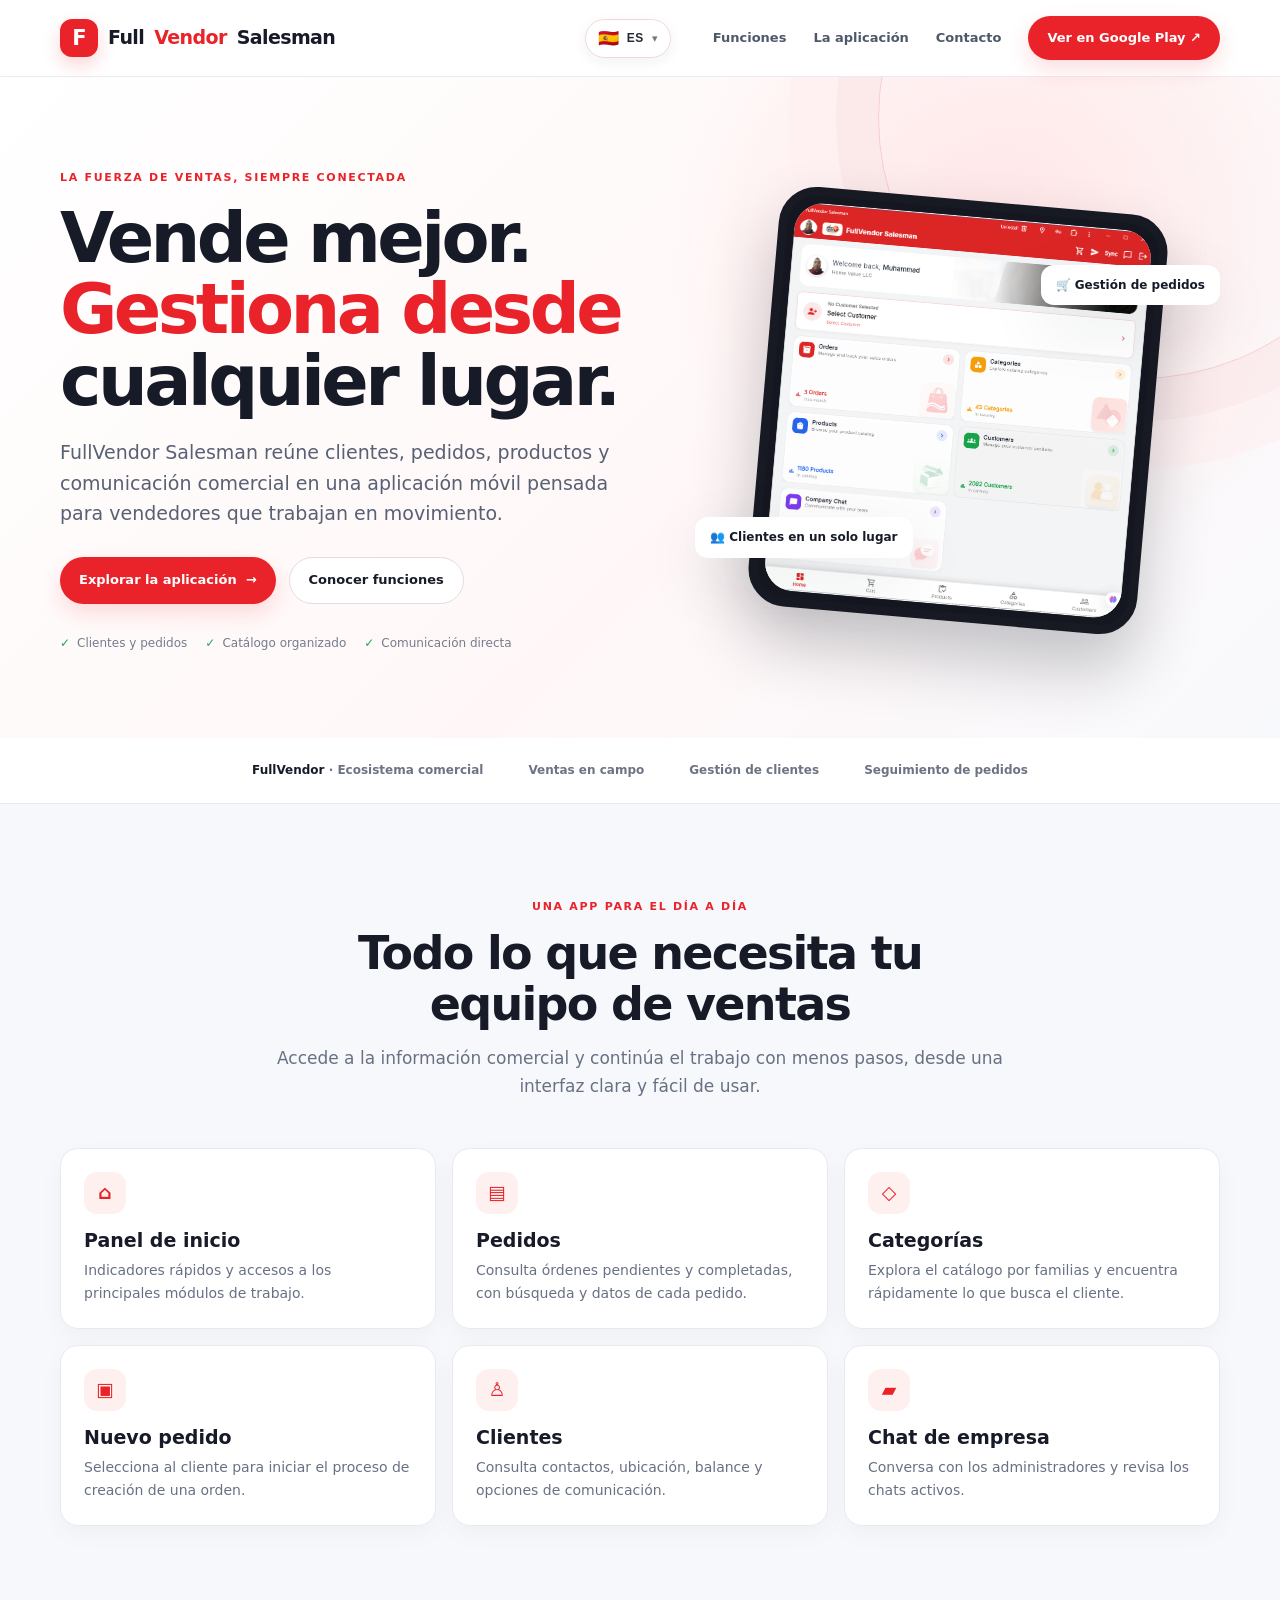
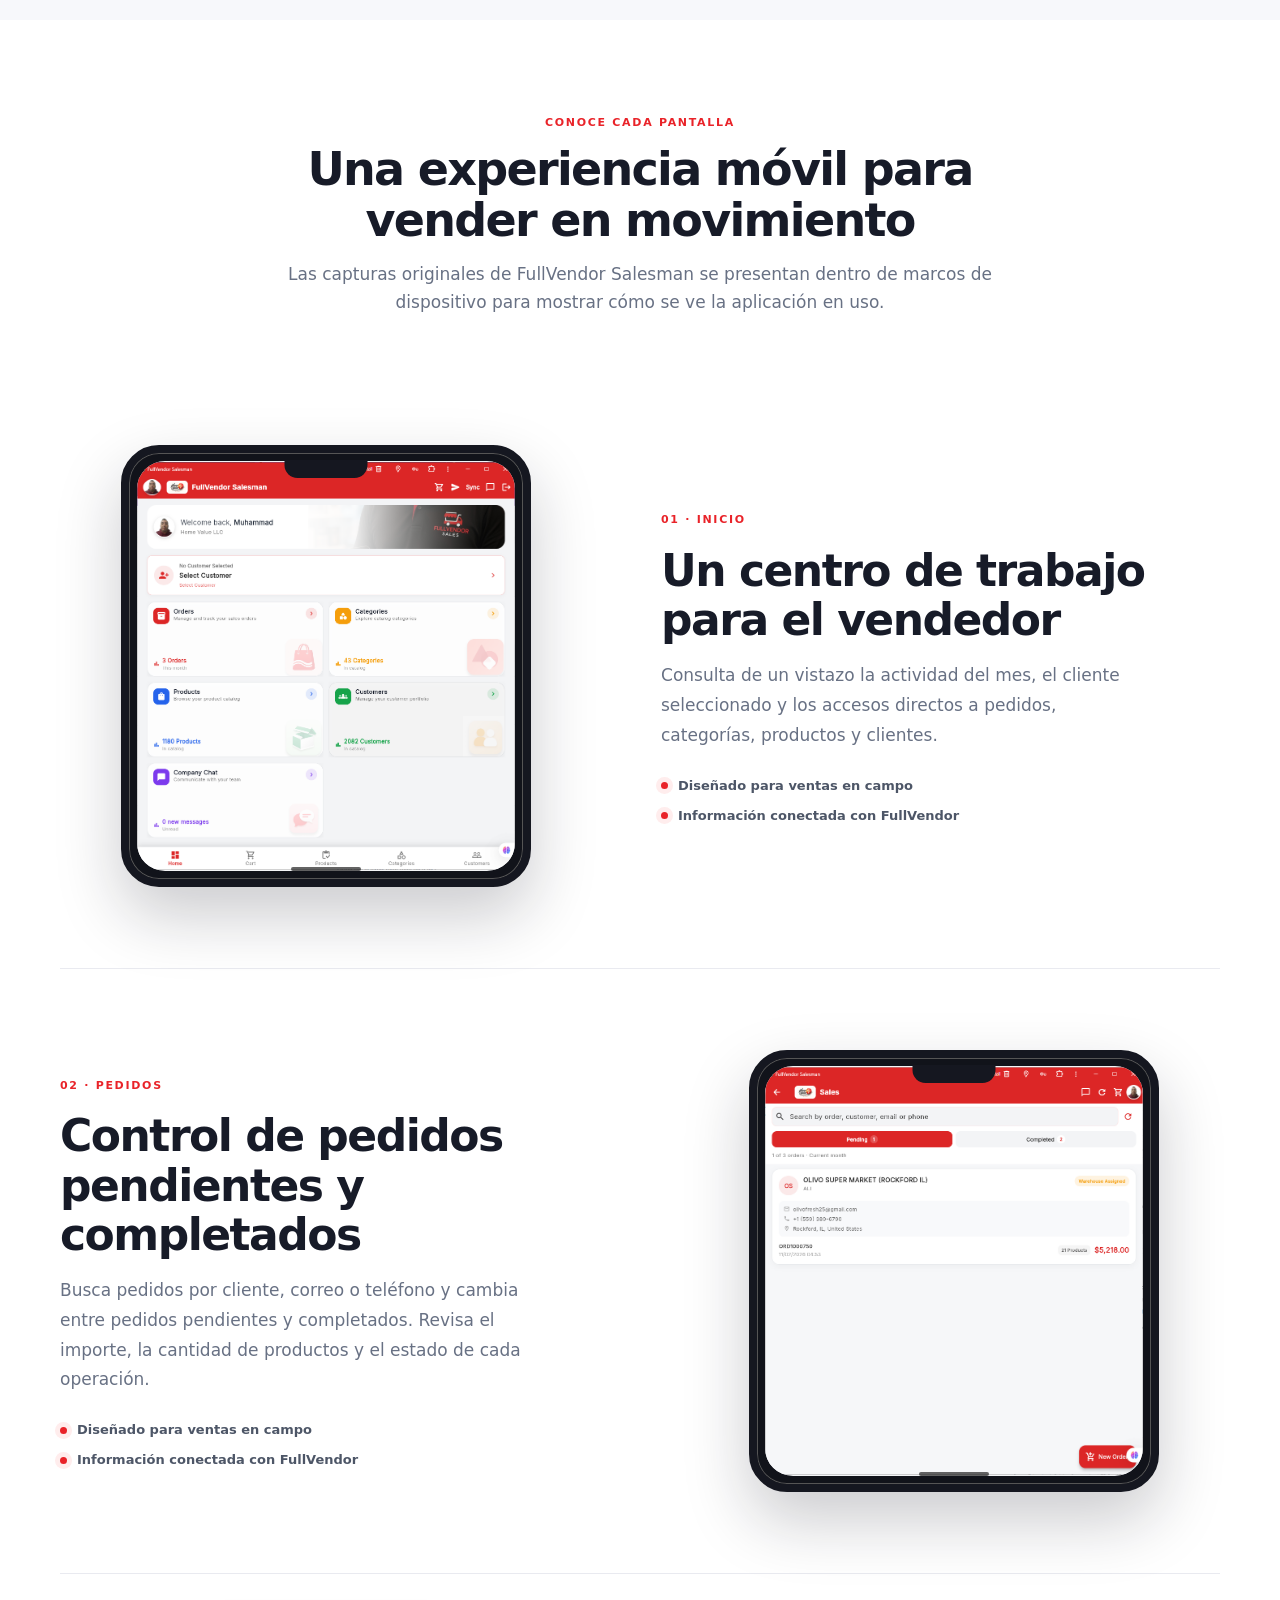
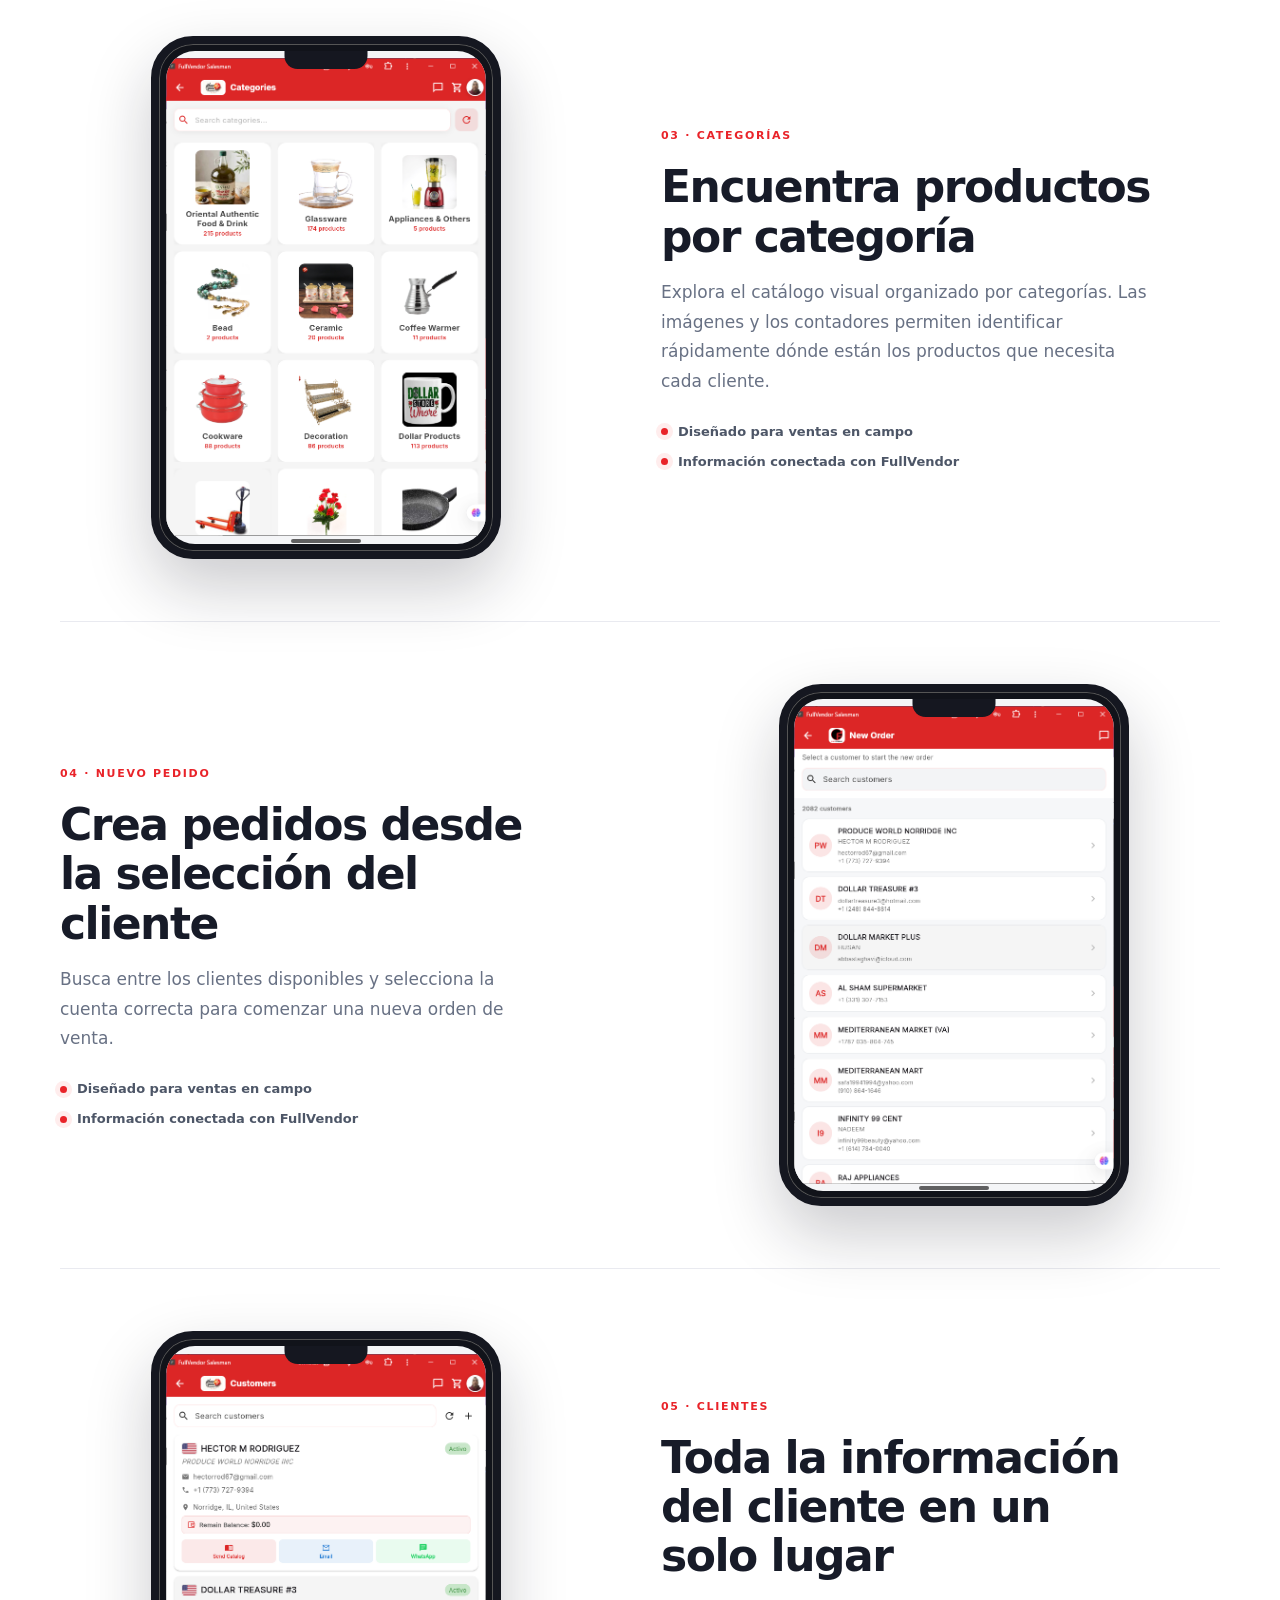
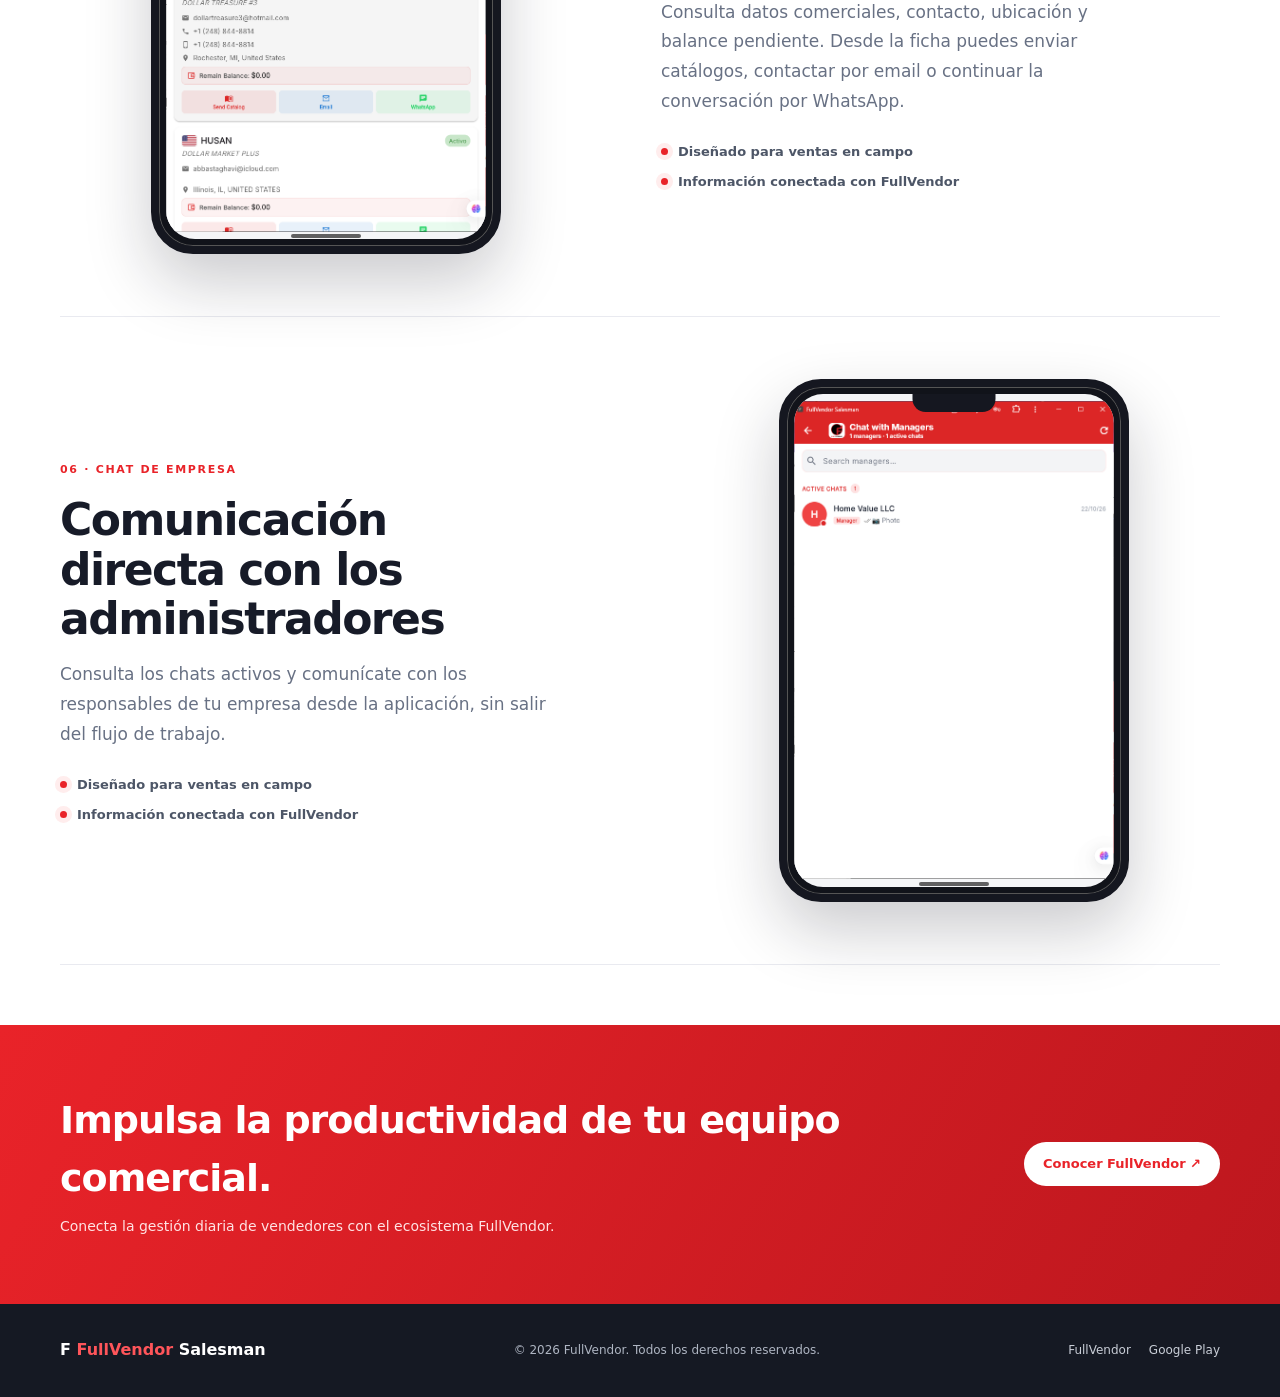
<file: FullVendor_Salesman_Multilingual/FullVendor_Salesman.html>
<!DOCTYPE html>

<html lang="es">
<head>
<meta charset="utf-8"/>
<meta content="width=device-width, initial-scale=1" name="viewport"/>
<meta content="#e92329" name="theme-color"/>
<meta content="FullVendor Salesman: aplicación móvil para vendedores. Gestiona clientes, pedidos, categorías y comunicación comercial desde un solo lugar." name="description"/>
<title>FullVendor Salesman | Vende y gestiona desde cualquier lugar</title>
<style>
:root{--red:#e92329;--red-dark:#bd171e;--ink:#171b28;--muted:#687184;--line:#e9eaf0;--paper:#fff;--soft:#f7f8fb;--shadow:0 22px 65px rgba(24,28,40,.09)}
*{box-sizing:border-box}html{scroll-behavior:smooth}body{margin:0;background:#fff;color:var(--ink);font-family:Inter,ui-sans-serif,system-ui,-apple-system,"Segoe UI",Arial,sans-serif;line-height:1.55}a{color:inherit;text-decoration:none}.container{width:min(1160px,calc(100% - 44px));margin:auto}
header{position:sticky;top:0;z-index:30;background:rgba(255,255,255,.91);backdrop-filter:blur(16px);border-bottom:1px solid rgba(230,232,238,.8)}
.nav{height:76px;display:flex;align-items:center;justify-content:space-between;gap:24px}.brand{display:flex;align-items:center;gap:10px;font-size:19px;font-weight:850;letter-spacing:-.6px}.brand-mark{width:38px;height:38px;border-radius:12px;background:var(--red);display:grid;place-items:center;color:#fff;font-weight:900;font-size:21px;box-shadow:0 8px 18px #e9232930}.brand span:last-child{color:var(--red)}
nav{display:flex;align-items:center;gap:27px;color:#4f586a;font-size:13px;font-weight:650}nav a:hover{color:var(--red)}.nav-cta,.button{display:inline-flex;align-items:center;justify-content:center;gap:9px;border-radius:999px;padding:12px 19px;background:var(--red);color:#fff;font-size:13px;font-weight:750;box-shadow:0 9px 22px #e9232927;transition:.2s}.nav-cta:hover,.button:hover{background:var(--red-dark);transform:translateY(-2px)}
.hero{position:relative;overflow:hidden;background:radial-gradient(circle at 78% 25%,#ffe5e6 0,transparent 30%),linear-gradient(135deg,#fff 0%,#fff7f7 58%,#f8f9fc 100%);padding:92px 0 86px}
.hero:after{content:"";position:absolute;width:520px;height:520px;border:1px solid #f4bfc2;border-radius:50%;right:-120px;top:-220px;box-shadow:0 0 0 42px #fbe8e9,0 0 0 90px #fff1f2;opacity:.7}
.hero-grid{position:relative;z-index:1;display:grid;grid-template-columns:1.05fr .95fr;align-items:center;gap:55px}
.kicker,.eyebrow{color:var(--red);font-size:11px;font-weight:850;letter-spacing:1.7px;text-transform:uppercase}.hero h1{font-size:clamp(42px,6vw,70px);line-height:1.02;letter-spacing:-3.6px;margin:17px 0 20px;max-width:650px}.hero h1 em{font-style:normal;color:var(--red)}.hero-lead{font-size:19px;line-height:1.6;color:#586174;max-width:570px;margin:0 0 29px}.hero-actions{display:flex;gap:13px;flex-wrap:wrap}.button.secondary{background:#fff;color:var(--ink);border:1px solid #e7dadd;box-shadow:none}.hero-note{display:flex;gap:18px;flex-wrap:wrap;margin-top:30px;color:#747d8d;font-size:12px}.hero-note span{display:flex;align-items:center;gap:7px}.check{color:#1ba56a;font-weight:900}
.hero-visual{min-height:440px;display:flex;align-items:center;justify-content:center;position:relative}.hero-device{width:255px;height:510px;border:9px solid #171923;border-radius:42px;background:#171923;box-shadow:0 35px 65px rgba(18,22,34,.24);padding:5px;position:relative;transform:rotate(5deg);z-index:2}.hero-device:before{content:"";position:absolute;z-index:4;top:8px;left:50%;transform:translateX(-50%);width:78px;height:17px;background:#171923;border-radius:0 0 12px 12px}.hero-device img{width:100%;height:100%;object-fit:cover;border-radius:29px}.hero-device .device-island{position:absolute;z-index:5;top:5px;left:50%;transform:translateX(-50%);width:74px;height:16px;background:#171923;border-radius:0 0 12px 12px}.orbit{position:absolute;width:390px;height:390px;border:1px dashed #f0a7ab;border-radius:50%;z-index:0}.orbit:before,.orbit:after{content:"";position:absolute;width:52px;height:52px;border-radius:16px;background:#fff;box-shadow:var(--shadow);border:1px solid #f3e3e4}.orbit:before{top:30px;right:22px}.orbit:after{bottom:42px;left:3px}.float-label{position:absolute;background:#fff;padding:11px 15px;border-radius:13px;box-shadow:var(--shadow);font-size:12px;font-weight:800;z-index:3}.float-label.one{right:0;top:74px}.float-label.two{left:0;bottom:73px}
.trust-strip{border-bottom:1px solid var(--line);background:#fff}.trust-inner{display:flex;justify-content:center;align-items:center;gap:45px;flex-wrap:wrap;padding:23px 0;color:#6c7483;font-size:12px;font-weight:700}.trust-inner b{color:var(--ink)}
.section{padding:94px 0}.section-head{text-align:center;max-width:730px;margin:0 auto 48px}.section-head h2{font-size:clamp(30px,4vw,44px);letter-spacing:-1.7px;line-height:1.13;margin:13px 0}.section-head p{color:var(--muted);font-size:16px;margin:0}
.overview{background:var(--soft)}.overview-grid{display:grid;grid-template-columns:repeat(3,1fr);gap:16px}.overview-card{background:#fff;border:1px solid var(--line);border-radius:18px;padding:23px;box-shadow:0 8px 25px rgba(20,25,40,.035)}.overview-icon{width:42px;height:42px;border-radius:13px;background:#fff0f0;color:var(--red);display:grid;place-items:center;font-size:19px;font-weight:900}.overview-card h3{font-size:16px;margin:15px 0 6px}.overview-card p{font-size:13px;color:var(--muted);margin:0}
.features{padding-bottom:60px}.feature{display:grid;grid-template-columns:1fr .95fr;align-items:center;gap:70px;padding:62px 0;border-bottom:1px solid var(--line);min-height:560px}.feature:nth-child(even){grid-template-columns:.95fr 1fr}.feature:nth-child(even) .feature-copy{order:2}.feature:nth-child(even) .device-wrap{order:1}.feature-copy{max-width:490px}.feature-copy h3{font-size:clamp(29px,3.5vw,42px);line-height:1.13;letter-spacing:-1.5px;margin:15px 0}.feature-copy p{color:var(--muted);font-size:16px;line-height:1.8}.feature-points{display:grid;gap:10px;margin-top:25px;color:#4d5667;font-size:13px;font-weight:650}.feature-points span{display:flex;align-items:center;gap:10px}.feature-points i{width:7px;height:7px;background:var(--red);border-radius:50%;box-shadow:0 0 0 5px #ffeded}
.device-wrap{position:relative;display:flex;justify-content:center;align-items:center;min-height:520px}.device{position:relative;z-index:2;width:278px;height:535px;background:#11131a;border:8px solid #151720;border-radius:42px;padding:7px;box-shadow:0 28px 65px rgba(16,20,32,.22),inset 0 0 0 1px #555;overflow:hidden}.device-screen{height:100%;width:100%;border-radius:29px;overflow:hidden;background:#f4f5f7;display:flex;align-items:center;justify-content:center}.device-screen img{display:block;width:100%;height:100%;object-fit:cover;object-position:center}.device.tall .device-screen img{object-fit:cover}.device.wide{width:278px;height:535px;border-radius:42px;padding:7px}.device.wide .device-screen{border-radius:29px}.device.wide .device-screen img{object-fit:contain;background:#f4f5f7}.device-island{position:absolute;z-index:4;top:7px;left:50%;transform:translateX(-50%);width:83px;height:18px;background:#151720;border-radius:0 0 13px 13px}.device-home{position:absolute;z-index:4;bottom:8px;left:50%;transform:translateX(-50%);width:70px;height:4px;border-radius:5px;background:#111;opacity:.65}.device-glow{position:absolute;width:330px;height:330px;background:radial-gradient(circle,#ffe0e1 0,rgba(255,235,236,.45) 45%,transparent 72%);border-radius:50%;z-index:1}
.feature-wide .device-wrap{min-height:480px}
.cta-band{background:linear-gradient(120deg,#e92329,#bd171e);color:#fff;padding:66px 0}.cta-content{display:flex;align-items:center;justify-content:space-between;gap:30px}.cta-content h2{font-size:32px;letter-spacing:-1px;margin:0 0 8px}.cta-content p{margin:0;color:#ffe3e4;font-size:14px}.cta-band .button{background:#fff;color:var(--red);box-shadow:none;white-space:nowrap}
footer{background:#151923;color:#fff;padding:34px 0}.footer-inner{display:flex;align-items:center;justify-content:space-between;gap:20px}.footer-brand{font-weight:850}.footer-brand span{color:#ff555a}.footer-inner p{margin:0;color:#aeb5c2;font-size:12px}.footer-links{display:flex;gap:18px;color:#c9ced7;font-size:12px}
@media(max-width:850px){nav{gap:14px}.hero-grid{grid-template-columns:1fr;gap:15px}.hero-copy{text-align:center}.hero-lead{margin-left:auto;margin-right:auto}.hero-actions,.hero-note{justify-content:center}.hero-visual{min-height:460px}.overview-grid{grid-template-columns:repeat(2,1fr)}.feature,.feature:nth-child(even){grid-template-columns:1fr;gap:20px;padding:48px 0}.feature:nth-child(even) .feature-copy,.feature:nth-child(even) .device-wrap{order:initial}.feature-copy{text-align:center;margin:auto}.feature-points{text-align:left;width:max-content;max-width:100%;margin:22px auto}.device-wrap{min-height:490px}.device.wide{width:min(385px,90vw);height:410px}.cta-content{flex-direction:column;text-align:center}}
@media(max-width:600px){.container{width:min(100% - 30px,1160px)}.nav{height:65px}.brand{font-size:16px}.brand-mark{width:34px;height:34px}nav a:not(.nav-cta){display:none}.nav-cta{padding:10px 14px;font-size:12px}.hero{padding:65px 0 48px}.hero h1{letter-spacing:-2.3px}.hero-lead{font-size:16px}.hero-visual{min-height:420px}.hero-device{width:215px;height:430px}.orbit{width:320px;height:320px}.float-label.one{right:-3px;top:45px}.float-label.two{left:-3px;bottom:45px}.trust-inner{gap:14px;padding:18px 0}.section{padding:66px 0}.overview-grid{grid-template-columns:1fr}.section-head{margin-bottom:32px}.feature-copy h3{font-size:31px}.device{width:255px;height:505px}.device.wide{width:255px;height:505px;border-radius:42px}.device.wide .device-screen{border-radius:29px}.device-wrap{min-height:470px}.feature-wide .device-wrap{min-height:360px}.cta-content h2{font-size:27px}.footer-inner{flex-direction:column;text-align:center}.footer-links{flex-wrap:wrap;justify-content:center}}

/* --- Ajustes de presentación: capturas completas y jerarquía tipográfica --- */
.hero-device{
  width:min(390px,82vw)!important;
  height:auto!important;
  aspect-ratio:931 / 1005;
  padding:7px!important;
  border-radius:38px!important;
  background:#151720!important;
  overflow:hidden;
}
.hero-device img{
  width:100%!important;height:100%!important;
  object-fit:contain!important;object-position:center!important;
  background:#f4f5f7;border-radius:29px!important;
}
.hero-device:before,.hero-device .device-island{display:none!important}

/* Inicio y Pedidos: conservar la captura completa y su proporción original. */
.device.wide{
  width:min(410px,90vw)!important;
  height:auto!important;
  aspect-ratio:931 / 1005;
  padding:8px!important;
  border-radius:38px!important;
}
.device.wide .device-screen{
  width:100%;height:100%;
  border-radius:28px!important;
}
.device.wide .device-screen img{
  width:100%;height:100%;
  object-fit:contain!important;object-position:center!important;
  background:#f4f5f7;
}

/* Ninguna captura se recorta; las pantallas mantienen la imagen completa. */
.device-screen img{
  object-fit:contain!important;
  object-position:center!important;
  background:#f4f5f7;
}
.device:not(.wide){
  width:min(350px,86vw)!important;
  height:auto!important;
  aspect-ratio:673 / 1005;
}
.device:not(.wide) .device-screen{
  width:100%;height:100%;
}

/* Jerarquía clara: los títulos siempre destacan sobre sus subtítulos. */
.section-head h2{font-size:clamp(34px,4.2vw,46px)!important;line-height:1.12}
.section-head p{font-size:17px!important;line-height:1.65}
.overview-card h3{font-size:19px!important;line-height:1.25}
.overview-card p{font-size:14px!important;line-height:1.65}
.feature-copy h3{font-size:clamp(34px,3.7vw,44px)!important;line-height:1.12}
.feature-copy p{font-size:17px!important;line-height:1.75}
.cta-content h2{font-size:clamp(30px,3.4vw,38px)!important}
@media(max-width:600px){
  .hero-device{width:min(340px,88vw)!important;height:auto!important}
  .device.wide{width:min(360px,92vw)!important;height:auto!important}
  .device:not(.wide){width:min(330px,88vw)!important;height:auto!important}
  .feature-copy h3{font-size:34px!important}
  .section-head h2{font-size:34px!important}
}


/* Selector de idioma estilo FullVendor */
.nav{position:relative}
.language-picker{position:relative;margin-left:auto;margin-right:18px;flex:0 0 auto;z-index:30}
.language-current{height:39px;min-width:78px;display:flex;align-items:center;justify-content:center;gap:8px;padding:0 12px;border:1px solid #f0d8da;border-radius:999px;background:#fff;color:#242936;font:700 12px inherit;cursor:pointer;box-shadow:0 4px 14px rgba(25,30,45,.06)}
.language-flag{font-size:17px;line-height:1}.language-code{font-size:12px;font-weight:850;letter-spacing:.5px}.language-chevron{font-size:11px;color:#777}
.language-menu{display:none;position:absolute;right:0;top:47px;width:184px;padding:7px;background:#fff;border:1px solid #ececf0;border-radius:14px;box-shadow:0 16px 40px rgba(20,25,40,.16)}
.language-picker.open .language-menu{display:block}
.language-menu button{width:100%;display:flex;align-items:center;gap:11px;padding:10px 11px;border:0;border-radius:9px;background:transparent;color:#303746;text-align:left;font:600 13px inherit;cursor:pointer}
.language-menu button span{font-size:18px}.language-menu button:hover,.language-menu button.active{background:#fff0f0;color:#d9232b}
@media(max-width:850px){.language-picker{margin-left:auto;margin-right:0}.nav{gap:12px}}
@media(max-width:600px){.language-current{height:36px;min-width:70px;padding:0 9px}.language-menu{right:0;top:43px}}

</style>
</head>
<body>
<header>
<div class="container nav">
<a class="brand" href="#top"><span class="brand-mark">F</span> Full<span>Vendor</span> Salesman</a>
<div class="language-picker" id="languagePicker">
<button aria-expanded="false" aria-haspopup="true" aria-label="Change language" class="language-current" type="button">
<span class="language-flag">🇪🇸</span><span class="language-code">ES</span><span class="language-chevron">▾</span>
</button>
<div class="language-menu" role="menu">
<button data-lang="es" type="button"><span>🇪🇸</span> Español</button>
<button data-lang="en" type="button"><span>🇬🇧</span> English</button>
<button data-lang="pt" type="button"><span>🇵🇹</span> Português</button>
<button data-lang="it" type="button"><span>🇮🇹</span> Italiano</button>
<button data-lang="de" type="button"><span>🇩🇪</span> Deutsch</button>
<button data-lang="ru" type="button"><span>🇷🇺</span> Русский</button>
<button data-lang="zh" type="button"><span>🇨🇳</span> 中文</button>
</div>
</div>
<nav><a data-i18n="Funciones" href="#funciones">Funciones</a><a data-i18n="La aplicación" href="#capturas">La aplicación</a><a data-i18n="Contacto" href="#contacto">Contacto</a><a class="nav-cta" data-i18n="Ver en Google Play ↗" href="https://play.google.com/store/apps/details?id=com.fullvendorsalesmanv2" rel="noopener" target="_blank">Ver en Google Play ↗</a></nav>
</div>
</header>
<main id="top">
<section class="hero">
<div class="container hero-grid">
<div class="hero-copy">
<div class="kicker" data-i18n="La fuerza de ventas, siempre conectada">La fuerza de ventas, siempre conectada</div>
<h1>Vende mejor.<br/><em data-i18n="Gestiona desde">Gestiona desde</em><br/>cualquier lugar.</h1>
<p class="hero-lead" data-i18n="FullVendor Salesman reúne clientes, pedidos, productos y comunicación comercial en una aplicación móvil pensada para vendedores que trabajan en movimiento.">FullVendor Salesman reúne clientes, pedidos, productos y comunicación comercial en una aplicación móvil pensada para vendedores que trabajan en movimiento.</p>
<div class="hero-actions"><a class="button" href="#capturas">Explorar la aplicación <span>→</span></a><a class="button secondary" data-i18n="Conocer funciones" href="#funciones">Conocer funciones</a></div>
<div class="hero-note"><span><b class="check">✓</b> Clientes y pedidos</span><span><b class="check">✓</b> Catálogo organizado</span><span><b class="check">✓</b> Comunicación directa</span></div>
</div>
<div class="hero-visual">
<div class="orbit"></div><div class="float-label one" data-i18n="🛒 Gestión de pedidos">🛒 Gestión de pedidos</div><div class="float-label two" data-i18n="👥 Clientes en un solo lugar">👥 Clientes en un solo lugar</div>
<div class="hero-device"><div class="device-island"></div><img alt="Pantalla de inicio de FullVendor Salesman" src="images/home.png"/></div>
</div>
</div>
</section>
<div class="trust-strip"><div class="container trust-inner"><span><b>FullVendor</b> · Ecosistema comercial</span><span data-i18n="Ventas en campo">Ventas en campo</span><span data-i18n="Gestión de clientes">Gestión de clientes</span><span data-i18n="Seguimiento de pedidos">Seguimiento de pedidos</span></div></div>
<section class="section overview" id="funciones">
<div class="container">
<div class="section-head"><div class="eyebrow" data-i18n="Una app para el día a día">Una app para el día a día</div><h2 data-i18n="Todo lo que necesita tu equipo de ventas">Todo lo que necesita tu equipo de ventas</h2><p data-i18n="Accede a la información comercial y continúa el trabajo con menos pasos, desde una interfaz clara y fácil de usar.">Accede a la información comercial y continúa el trabajo con menos pasos, desde una interfaz clara y fácil de usar.</p></div>
<div class="overview-grid">
<article class="overview-card"><div class="overview-icon">⌂</div><h3 data-i18n="Panel de inicio">Panel de inicio</h3><p data-i18n="Indicadores rápidos y accesos a los principales módulos de trabajo.">Indicadores rápidos y accesos a los principales módulos de trabajo.</p></article>
<article class="overview-card"><div class="overview-icon">▤</div><h3 data-i18n="Pedidos">Pedidos</h3><p data-i18n="Consulta órdenes pendientes y completadas, con búsqueda y datos de cada pedido.">Consulta órdenes pendientes y completadas, con búsqueda y datos de cada pedido.</p></article>
<article class="overview-card"><div class="overview-icon">◇</div><h3 data-i18n="Categorías">Categorías</h3><p data-i18n="Explora el catálogo por familias y encuentra rápidamente lo que busca el cliente.">Explora el catálogo por familias y encuentra rápidamente lo que busca el cliente.</p></article>
<article class="overview-card"><div class="overview-icon">▣</div><h3 data-i18n="Nuevo pedido">Nuevo pedido</h3><p data-i18n="Selecciona al cliente para iniciar el proceso de creación de una orden.">Selecciona al cliente para iniciar el proceso de creación de una orden.</p></article>
<article class="overview-card"><div class="overview-icon">♙</div><h3 data-i18n="Clientes">Clientes</h3><p data-i18n="Consulta contactos, ubicación, balance y opciones de comunicación.">Consulta contactos, ubicación, balance y opciones de comunicación.</p></article>
<article class="overview-card"><div class="overview-icon">▰</div><h3 data-i18n="Chat de empresa">Chat de empresa</h3><p data-i18n="Conversa con los administradores y revisa los chats activos.">Conversa con los administradores y revisa los chats activos.</p></article>
</div>
</div>
</section>
<section class="section features" id="capturas">
<div class="container">
<div class="section-head"><div class="eyebrow" data-i18n="Conoce cada pantalla">Conoce cada pantalla</div><h2 data-i18n="Una experiencia móvil para vender en movimiento">Una experiencia móvil para vender en movimiento</h2><p data-i18n="Las capturas originales de FullVendor Salesman se presentan dentro de marcos de dispositivo para mostrar cómo se ve la aplicación en uso.">Las capturas originales de FullVendor Salesman se presentan dentro de marcos de dispositivo para mostrar cómo se ve la aplicación en uso.</p></div>
<article class="feature feature-wide" id="feature-1">
<div class="feature-copy">
<span class="eyebrow" data-i18n="01 · Inicio">01 · Inicio</span>
<h3 data-i18n="Un centro de trabajo para el vendedor">Un centro de trabajo para el vendedor</h3>
<p data-i18n="Consulta de un vistazo la actividad del mes, el cliente seleccionado y los accesos directos a pedidos, categorías, productos y clientes.">Consulta de un vistazo la actividad del mes, el cliente seleccionado y los accesos directos a pedidos, categorías, productos y clientes.</p>
<div class="feature-points">
<span><i></i>Diseñado para ventas en campo</span>
<span><i></i>Información conectada con FullVendor</span>
</div>
</div>
<div class="device-wrap">
<div class="device wide">
<div class="device-island"></div>
<div class="device-screen">
<img alt="Captura de FullVendor Salesman: Inicio" loading="lazy" src="images/inicio.png"/>
</div>
<div class="device-home"></div>
</div>
<span class="device-glow"></span>
</div>
</article>
<article class="feature feature-wide" id="feature-2">
<div class="feature-copy">
<span class="eyebrow" data-i18n="02 · Pedidos">02 · Pedidos</span>
<h3 data-i18n="Control de pedidos pendientes y completados">Control de pedidos pendientes y completados</h3>
<p data-i18n="Busca pedidos por cliente, correo o teléfono y cambia entre pedidos pendientes y completados. Revisa el importe, la cantidad de productos y el estado de cada operación.">Busca pedidos por cliente, correo o teléfono y cambia entre pedidos pendientes y completados. Revisa el importe, la cantidad de productos y el estado de cada operación.</p>
<div class="feature-points">
<span><i></i>Diseñado para ventas en campo</span>
<span><i></i>Información conectada con FullVendor</span>
</div>
</div>
<div class="device-wrap">
<div class="device wide">
<div class="device-island"></div>
<div class="device-screen">
<img alt="Captura de FullVendor Salesman: Pedidos" loading="lazy" src="images/pedidos.png"/>
</div>
<div class="device-home"></div>
</div>
<span class="device-glow"></span>
</div>
</article>
<article class="feature feature-tall" id="feature-3">
<div class="feature-copy">
<span class="eyebrow" data-i18n="03 · Categorías">03 · Categorías</span>
<h3 data-i18n="Encuentra productos por categoría">Encuentra productos por categoría</h3>
<p data-i18n="Explora el catálogo visual organizado por categorías. Las imágenes y los contadores permiten identificar rápidamente dónde están los productos que necesita cada cliente.">Explora el catálogo visual organizado por categorías. Las imágenes y los contadores permiten identificar rápidamente dónde están los productos que necesita cada cliente.</p>
<div class="feature-points">
<span><i></i>Diseñado para ventas en campo</span>
<span><i></i>Información conectada con FullVendor</span>
</div>
</div>
<div class="device-wrap">
<div class="device tall">
<div class="device-island"></div>
<div class="device-screen">
<img alt="Captura de FullVendor Salesman: Categorías" loading="lazy" src="images/categorias.png"/>
</div>
<div class="device-home"></div>
</div>
<span class="device-glow"></span>
</div>
</article>
<article class="feature feature-tall" id="feature-4">
<div class="feature-copy">
<span class="eyebrow" data-i18n="04 · Nuevo pedido">04 · Nuevo pedido</span>
<h3 data-i18n="Crea pedidos desde la selección del cliente">Crea pedidos desde la selección del cliente</h3>
<p data-i18n="Busca entre los clientes disponibles y selecciona la cuenta correcta para comenzar una nueva orden de venta.">Busca entre los clientes disponibles y selecciona la cuenta correcta para comenzar una nueva orden de venta.</p>
<div class="feature-points">
<span><i></i>Diseñado para ventas en campo</span>
<span><i></i>Información conectada con FullVendor</span>
</div>
</div>
<div class="device-wrap">
<div class="device tall">
<div class="device-island"></div>
<div class="device-screen">
<img alt="Captura de FullVendor Salesman: Nuevo pedido" loading="lazy" src="images/nuevo-pedido.png"/>
</div>
<div class="device-home"></div>
</div>
<span class="device-glow"></span>
</div>
</article>
<article class="feature feature-tall" id="feature-5">
<div class="feature-copy">
<span class="eyebrow" data-i18n="05 · Clientes">05 · Clientes</span>
<h3 data-i18n="Toda la información del cliente en un solo lugar">Toda la información del cliente en un solo lugar</h3>
<p data-i18n="Consulta datos comerciales, contacto, ubicación y balance pendiente. Desde la ficha puedes enviar catálogos, contactar por email o continuar la conversación por WhatsApp.">Consulta datos comerciales, contacto, ubicación y balance pendiente. Desde la ficha puedes enviar catálogos, contactar por email o continuar la conversación por WhatsApp.</p>
<div class="feature-points">
<span><i></i>Diseñado para ventas en campo</span>
<span><i></i>Información conectada con FullVendor</span>
</div>
</div>
<div class="device-wrap">
<div class="device tall">
<div class="device-island"></div>
<div class="device-screen">
<img alt="Captura de FullVendor Salesman: Clientes" loading="lazy" src="images/clientes.png"/>
</div>
<div class="device-home"></div>
</div>
<span class="device-glow"></span>
</div>
</article>
<article class="feature feature-tall" id="feature-6">
<div class="feature-copy">
<span class="eyebrow" data-i18n="06 · Chat de empresa">06 · Chat de empresa</span>
<h3 data-i18n="Comunicación directa con los administradores">Comunicación directa con los administradores</h3>
<p data-i18n="Consulta los chats activos y comunícate con los responsables de tu empresa desde la aplicación, sin salir del flujo de trabajo.">Consulta los chats activos y comunícate con los responsables de tu empresa desde la aplicación, sin salir del flujo de trabajo.</p>
<div class="feature-points">
<span><i></i>Diseñado para ventas en campo</span>
<span><i></i>Información conectada con FullVendor</span>
</div>
</div>
<div class="device-wrap">
<div class="device tall">
<div class="device-island"></div>
<div class="device-screen">
<img alt="Captura de FullVendor Salesman: Chat de empresa" loading="lazy" src="images/chat.png"/>
</div>
<div class="device-home"></div>
</div>
<span class="device-glow"></span>
</div>
</article>
</div>
</section>
<section class="cta-band" id="contacto">
<div class="container cta-content"><div><h2 data-i18n="Impulsa la productividad de tu equipo comercial.">Impulsa la productividad de tu equipo comercial.</h2><p data-i18n="Conecta la gestión diaria de vendedores con el ecosistema FullVendor.">Conecta la gestión diaria de vendedores con el ecosistema FullVendor.</p></div><a class="button" data-i18n="Conocer FullVendor ↗" href="https://web.fullvendor.com/" rel="noopener" target="_blank">Conocer FullVendor ↗</a></div>
</section>
</main>
<footer><div class="container footer-inner"><div class="footer-brand">F <span>FullVendor</span> Salesman</div><p data-i18n="© 2026 FullVendor. Todos los derechos reservados.">© 2026 FullVendor. Todos los derechos reservados.</p><div class="footer-links"><a href="https://web.fullvendor.com/">FullVendor</a><a href="https://play.google.com/store/apps/details?id=com.fullvendorsalesmanv2">Google Play</a></div></div></footer>

<script>
(function(){
 const names={es:{flag:'🇪🇸',code:'ES'},en:{flag:'🇬🇧',code:'EN'},pt:{flag:'🇵🇹',code:'PT'},it:{flag:'🇮🇹',code:'IT'},de:{flag:'🇩🇪',code:'DE'},ru:{flag:'🇷🇺',code:'RU'},zh:{flag:'🇨🇳',code:'中文'}};
 const dict={"en":{"Funciones":"Features","La aplicación":"The app","Contacto":"Contact","Ver en Google Play ↗":"Get it on Google Play ↗","La fuerza de ventas, siempre conectada":"Your sales force, always connected","Vende mejor.":"Sell smarter.","Gestiona desde":"Manage from","cualquier lugar.":"anywhere.","FullVendor Salesman reúne clientes, pedidos, productos y comunicación comercial en una aplicación móvil pensada para vendedores que trabajan en movimiento.":"FullVendor Salesman brings customers, orders, products and business communication together in a mobile app built for sales reps on the move.","Explorar la aplicación":"Explore the app","Conocer funciones":"Explore features","Clientes y pedidos":"Customers and orders","Catálogo organizado":"Organized catalog","Comunicación directa":"Direct communication","🛒 Gestión de pedidos":"🛒 Order management","👥 Clientes en un solo lugar":"👥 Customers in one place","· Ecosistema comercial":"· Business ecosystem","Ventas en campo":"Field sales","Gestión de clientes":"Customer management","Seguimiento de pedidos":"Order tracking","Una app para el día a día":"One app for everyday work","Todo lo que necesita tu equipo de ventas":"Everything your sales team needs","Accede a la información comercial y continúa el trabajo con menos pasos, desde una interfaz clara y fácil de usar.":"Access business information and keep work moving with fewer steps through a clear, easy-to-use interface.","Panel de inicio":"Home dashboard","Indicadores rápidos y accesos a los principales módulos de trabajo.":"Quick metrics and shortcuts to the main work modules.","Pedidos":"Orders","Consulta órdenes pendientes y completadas, con búsqueda y datos de cada pedido.":"Review pending and completed orders, search, and view each order's details.","Categorías":"Categories","Explora el catálogo por familias y encuentra rápidamente lo que busca el cliente.":"Browse the catalog by category and quickly find what your customer needs.","Nuevo pedido":"New order","Selecciona al cliente para iniciar el proceso de creación de una orden.":"Select a customer to start creating an order.","Clientes":"Customers","Consulta contactos, ubicación, balance y opciones de comunicación.":"View contact details, location, balance and communication options.","Chat de empresa":"Company chat","Conversa con los administradores y revisa los chats activos.":"Chat with managers and review active conversations.","Conoce cada pantalla":"Explore every screen","Una experiencia móvil para vender en movimiento":"A mobile experience for selling on the go","Las capturas originales de FullVendor Salesman se presentan dentro de marcos de dispositivo para mostrar cómo se ve la aplicación en uso.":"Original FullVendor Salesman screenshots are shown inside device frames to demonstrate the app in use.","01 · Inicio":"01 · Home","Un centro de trabajo para el vendedor":"A workspace built for sales reps","Consulta de un vistazo la actividad del mes, el cliente seleccionado y los accesos directos a pedidos, categorías, productos y clientes.":"See monthly activity, the selected customer and shortcuts to orders, categories, products and customers at a glance.","02 · Pedidos":"02 · Orders","Control de pedidos pendientes y completados":"Manage pending and completed orders","Busca pedidos por cliente, correo o teléfono y cambia entre pedidos pendientes y completados. Revisa el importe, la cantidad de productos y el estado de cada operación.":"Search orders by customer, email or phone, switch between pending and completed orders, and review totals, item counts and status.","03 · Categorías":"03 · Categories","Encuentra productos por categoría":"Find products by category","Explora el catálogo visual organizado por categorías. Las imágenes y los contadores permiten identificar rápidamente dónde están los productos que necesita cada cliente.":"Browse the visual catalog by category. Images and item counts help you quickly find the products each customer needs.","04 · Nuevo pedido":"04 · New order","Crea pedidos desde la selección del cliente":"Create orders by selecting a customer","Busca entre los clientes disponibles y selecciona la cuenta correcta para comenzar una nueva orden de venta.":"Search available customers and select the right account to start a new sales order.","05 · Clientes":"05 · Customers","Toda la información del cliente en un solo lugar":"All customer information in one place","Consulta datos comerciales, contacto, ubicación y balance pendiente. Desde la ficha puedes enviar catálogos, contactar por email o continuar la conversación por WhatsApp.":"View business details, contact information, location and outstanding balance. Send catalogs, email customers or continue the conversation on WhatsApp.","06 · Chat de empresa":"06 · Company chat","Comunicación directa con los administradores":"Direct communication with managers","Consulta los chats activos y comunícate con los responsables de tu empresa desde la aplicación, sin salir del flujo de trabajo.":"Review active chats and contact company managers from the app without interrupting your workflow.","Diseñado para ventas en campo":"Built for field sales","Información conectada con FullVendor":"Connected to FullVendor","Impulsa la productividad de tu equipo comercial.":"Boost your sales team's productivity.","Conecta la gestión diaria de vendedores con el ecosistema FullVendor.":"Connect daily sales operations with the FullVendor ecosystem.","Conocer FullVendor ↗":"Discover FullVendor ↗","© 2026 FullVendor. Todos los derechos reservados.":"© 2026 FullVendor. All rights reserved."},"pt":{"Funciones":"Funcionalidades","La aplicación":"O aplicativo","Contacto":"Contato","Ver en Google Play ↗":"Ver no Google Play ↗","La fuerza de ventas, siempre conectada":"Sua força de vendas, sempre conectada","Vende mejor.":"Venda melhor.","Gestiona desde":"Gerencie de","cualquier lugar.":"qualquer lugar.","FullVendor Salesman reúne clientes, pedidos, productos y comunicación comercial en una aplicación móvil pensada para vendedores que trabajan en movimiento.":"O FullVendor Salesman reúne clientes, pedidos, produtos e comunicação comercial em um aplicativo móvel criado para vendedores em movimento.","Explorar la aplicación":"Explorar o aplicativo","Conocer funciones":"Conhecer recursos","Clientes y pedidos":"Clientes e pedidos","Catálogo organizado":"Catálogo organizado","Comunicación directa":"Comunicação direta","🛒 Gestión de pedidos":"🛒 Gestão de pedidos","👥 Clientes en un solo lugar":"👥 Clientes em um só lugar","· Ecosistema comercial":"· Ecossistema comercial","Ventas en campo":"Vendas externas","Gestión de clientes":"Gestão de clientes","Seguimiento de pedidos":"Acompanhamento de pedidos","Una app para el día a día":"Um app para o dia a dia","Todo lo que necesita tu equipo de ventas":"Tudo o que sua equipe de vendas precisa","Accede a la información comercial y continúa el trabajo con menos pasos, desde una interfaz clara y fácil de usar.":"Acesse as informações comerciais e continue o trabalho com menos etapas, em uma interface clara e fácil de usar.","Panel de inicio":"Painel inicial","Indicadores rápidos y accesos a los principales módulos de trabajo.":"Indicadores rápidos e atalhos para os principais módulos de trabalho.","Pedidos":"Pedidos","Consulta órdenes pendientes y completadas, con búsqueda y datos de cada pedido.":"Consulte pedidos pendentes e concluídos, com busca e detalhes de cada pedido.","Categorías":"Categorias","Explora el catálogo por familias y encuentra rápidamente lo que busca el cliente.":"Explore o catálogo por categorias e encontre rapidamente o que o cliente procura.","Nuevo pedido":"Novo pedido","Selecciona al cliente para iniciar el proceso de creación de una orden.":"Selecione o cliente para iniciar a criação de um pedido.","Clientes":"Clientes","Consulta contactos, ubicación, balance y opciones de comunicación.":"Consulte contatos, localização, saldo e opções de comunicação.","Chat de empresa":"Chat da empresa","Conversa con los administradores y revisa los chats activos.":"Converse com os administradores e veja os chats ativos.","Conoce cada pantalla":"Conheça cada tela","Una experiencia móvil para vender en movimiento":"Uma experiência móvel para vender em qualquer lugar","Las capturas originales de FullVendor Salesman se presentan dentro de marcos de dispositivo para mostrar cómo se ve la aplicación en uso.":"As capturas originais do FullVendor Salesman são exibidas em molduras de dispositivos para mostrar o aplicativo em uso.","01 · Inicio":"01 · Início","Un centro de trabajo para el vendedor":"Um espaço de trabalho para o vendedor","Consulta de un vistazo la actividad del mes, el cliente seleccionado y los accesos directos a pedidos, categorías, productos y clientes.":"Veja rapidamente a atividade do mês, o cliente selecionado e os atalhos para pedidos, categorias, produtos e clientes.","02 · Pedidos":"02 · Pedidos","Control de pedidos pendientes y completados":"Controle pedidos pendentes e concluídos","Busca pedidos por cliente, correo o teléfono y cambia entre pedidos pendientes y completados. Revisa el importe, la cantidad de productos y el estado de cada operación.":"Pesquise pedidos por cliente, e-mail ou telefone, alterne entre pendentes e concluídos e confira valores, quantidades e status.","03 · Categorías":"03 · Categorias","Encuentra productos por categoría":"Encontre produtos por categoria","Explora el catálogo visual organizado por categorías. Las imágenes y los contadores permiten identificar rápidamente dónde están los productos que necesita cada cliente.":"Explore o catálogo visual por categorias. Imagens e contadores ajudam a encontrar rapidamente os produtos de que cada cliente precisa.","04 · Nuevo pedido":"04 · Novo pedido","Crea pedidos desde la selección del cliente":"Crie pedidos selecionando o cliente","Busca entre los clientes disponibles y selecciona la cuenta correcta para comenzar una nueva orden de venta.":"Pesquise os clientes disponíveis e selecione a conta correta para iniciar um novo pedido de venda.","05 · Clientes":"05 · Clientes","Toda la información del cliente en un solo lugar":"Todas as informações do cliente em um só lugar","Consulta datos comerciales, contacto, ubicación y balance pendiente. Desde la ficha puedes enviar catálogos, contactar por email o continuar la conversación por WhatsApp.":"Consulte dados comerciais, contato, localização e saldo pendente. Envie catálogos, e-mails ou continue a conversa pelo WhatsApp.","06 · Chat de empresa":"06 · Chat da empresa","Comunicación directa con los administradores":"Comunicação direta com os administradores","Consulta los chats activos y comunícate con los responsables de tu empresa desde la aplicación, sin salir del flujo de trabajo.":"Consulte os chats ativos e fale com os responsáveis da empresa pelo aplicativo, sem interromper o fluxo de trabalho.","Diseñado para ventas en campo":"Feito para vendas externas","Información conectada con FullVendor":"Informações conectadas ao FullVendor","Impulsa la productividad de tu equipo comercial.":"Aumente a produtividade da sua equipe comercial.","Conecta la gestión diaria de vendedores con el ecosistema FullVendor.":"Conecte a gestão diária dos vendedores ao ecossistema FullVendor.","Conocer FullVendor ↗":"Conheça o FullVendor ↗","© 2026 FullVendor. Todos los derechos reservados.":"© 2026 FullVendor. Todos os direitos reservados."},"it":{"Funciones":"Funzionalità","La aplicación":"L'app","Contacto":"Contatti","Ver en Google Play ↗":"Disponibile su Google Play ↗","La fuerza de ventas, siempre conectada":"La forza vendita, sempre connessa","Vende mejor.":"Vendi meglio.","Gestiona desde":"Gestisci da","cualquier lugar.":"ovunque.","FullVendor Salesman reúne clientes, pedidos, productos y comunicación comercial en una aplicación móvil pensada para vendedores que trabajan en movimiento.":"FullVendor Salesman riunisce clienti, ordini, prodotti e comunicazione commerciale in un'app mobile pensata per i venditori sempre in movimento.","Explorar la aplicación":"Esplora l'app","Conocer funciones":"Scopri le funzionalità","Clientes y pedidos":"Clienti e ordini","Catálogo organizado":"Catalogo organizzato","Comunicación directa":"Comunicazione diretta","Una app para el día a día":"Un'app per ogni giorno","Todo lo que necesita tu equipo de ventas":"Tutto ciò che serve al tuo team vendite","Accede a la información comercial y continúa el trabajo con menos pasos, desde una interfaz clara y fácil de usar.":"Accedi alle informazioni commerciali e continua a lavorare con meno passaggi, grazie a un'interfaccia chiara e intuitiva.","Panel de inicio":"Dashboard","Indicadores rápidos y accesos a los principales módulos de trabajo.":"Indicatori rapidi e collegamenti ai principali moduli di lavoro.","Pedidos":"Ordini","Consulta órdenes pendientes y completadas, con búsqueda y datos de cada pedido.":"Consulta gli ordini in sospeso e completati, con ricerca e dettagli di ogni ordine.","Categorías":"Categorie","Explora el catálogo por familias y encuentra rápidamente lo que busca el cliente.":"Esplora il catalogo per categorie e trova rapidamente ciò che cerca il cliente.","Nuevo pedido":"Nuovo ordine","Selecciona al cliente para iniciar el proceso de creación de una orden.":"Seleziona il cliente per iniziare a creare un ordine.","Clientes":"Clienti","Consulta contactos, ubicación, balance y opciones de comunicación.":"Consulta contatti, posizione, saldo e opzioni di comunicazione.","Chat de empresa":"Chat aziendale","Conversa con los administradores y revisa los chats activos.":"Comunica con gli amministratori e consulta le chat attive.","Conoce cada pantalla":"Scopri ogni schermata","Una experiencia móvil para vender en movimiento":"Un'esperienza mobile per vendere ovunque","Las capturas originales de FullVendor Salesman se presentan dentro de marcos de dispositivo para mostrar cómo se ve la aplicación en uso.":"Le schermate originali di FullVendor Salesman sono mostrate in cornici di dispositivi per presentare l'app in uso.","01 · Inicio":"01 · Home","Un centro de trabajo para el vendedor":"Uno spazio di lavoro per il venditore","Consulta de un vistazo la actividad del mes, el cliente seleccionado y los accesos directos a pedidos, categorías, productos y clientes.":"Consulta a colpo d'occhio l'attività del mese, il cliente selezionato e le scorciatoie per ordini, categorie, prodotti e clienti.","02 · Pedidos":"02 · Ordini","Control de pedidos pendientes y completados":"Gestisci gli ordini in sospeso e completati","Busca pedidos por cliente, correo o teléfono y cambia entre pedidos pendientes y completados. Revisa el importe, la cantidad de productos y el estado de cada operación.":"Cerca gli ordini per cliente, e-mail o telefono, passa tra ordini in sospeso e completati e controlla importi, quantità e stato.","03 · Categorías":"03 · Categorie","Encuentra productos por categoría":"Trova i prodotti per categoria","Explora el catálogo visual organizado por categorías. Las imágenes y los contadores permiten identificar rápidamente dónde están los productos que necesita cada cliente.":"Esplora il catalogo visivo per categorie. Immagini e contatori aiutano a trovare rapidamente i prodotti necessari a ogni cliente.","04 · Nuevo pedido":"04 · Nuovo ordine","Crea pedidos desde la selección del cliente":"Crea ordini selezionando il cliente","Busca entre los clientes disponibles y selecciona la cuenta correcta para comenzar una nueva orden de venta.":"Cerca tra i clienti disponibili e seleziona l'account corretto per iniziare un nuovo ordine di vendita.","05 · Clientes":"05 · Clienti","Toda la información del cliente en un solo lugar":"Tutte le informazioni del cliente in un unico posto","Consulta datos comerciales, contacto, ubicación y balance pendiente. Desde la ficha puedes enviar catálogos, contactar por email o continuar la conversación por WhatsApp.":"Consulta dati commerciali, contatti, posizione e saldo. Dalla scheda puoi inviare cataloghi, e-mail o continuare la conversazione su WhatsApp.","06 · Chat de empresa":"06 · Chat aziendale","Comunicación directa con los administradores":"Comunicazione diretta con gli amministratori","Consulta los chats activos y comunícate con los responsables de tu empresa desde la aplicación, sin salir del flujo de trabajo.":"Consulta le chat attive e contatta i responsabili della tua azienda dall'app, senza interrompere il flusso di lavoro.","Diseñado para ventas en campo":"Pensato per le vendite sul campo","Información conectada con FullVendor":"Informazioni connesse a FullVendor","Impulsa la productividad de tu equipo comercial.":"Aumenta la produttività del tuo team commerciale.","Conecta la gestión diaria de vendedores con el ecosistema FullVendor.":"Collega la gestione quotidiana dei venditori all'ecosistema FullVendor.","Conocer FullVendor ↗":"Scopri FullVendor ↗","© 2026 FullVendor. Todos los derechos reservados.":"© 2026 FullVendor. Tutti i diritti riservati."},"de":{"Funciones":"Funktionen","La aplicación":"Die App","Contacto":"Kontakt","Ver en Google Play ↗":"Bei Google Play ansehen ↗","La fuerza de ventas, siempre conectada":"Ihr Vertriebsteam – immer verbunden","Vende mejor.":"Besser verkaufen.","Gestiona desde":"Verwalten Sie von","cualquier lugar.":"überall.","FullVendor Salesman reúne clientes, pedidos, productos y comunicación comercial en una aplicación móvil pensada para vendedores que trabajan en movimiento.":"FullVendor Salesman vereint Kunden, Bestellungen, Produkte und geschäftliche Kommunikation in einer mobilen App für den Außendienst.","Explorar la aplicación":"App entdecken","Conocer funciones":"Funktionen entdecken","Clientes y pedidos":"Kunden und Bestellungen","Catálogo organizado":"Strukturierter Katalog","Comunicación directa":"Direkte Kommunikation","Una app para el día a día":"Eine App für den Arbeitsalltag","Todo lo que necesita tu equipo de ventas":"Alles, was Ihr Vertriebsteam braucht","Accede a la información comercial y continúa el trabajo con menos pasos, desde una interfaz clara y fácil de usar.":"Greifen Sie auf Geschäftsinformationen zu und erledigen Sie Aufgaben mit weniger Schritten über eine klare, einfache Oberfläche.","Panel de inicio":"Startübersicht","Indicadores rápidos y accesos a los principales módulos de trabajo.":"Schnellübersicht und Verknüpfungen zu den wichtigsten Arbeitsbereichen.","Pedidos":"Bestellungen","Consulta órdenes pendientes y completadas, con búsqueda y datos de cada pedido.":"Sehen Sie offene und abgeschlossene Bestellungen, Suchfunktionen und Details zu jeder Bestellung.","Categorías":"Kategorien","Explora el catálogo por familias y encuentra rápidamente lo que busca el cliente.":"Durchsuchen Sie den Katalog nach Kategorien und finden Sie schnell die gewünschten Produkte.","Nuevo pedido":"Neue Bestellung","Selecciona al cliente para iniciar el proceso de creación de una orden.":"Wählen Sie einen Kunden aus, um eine neue Bestellung zu erstellen.","Clientes":"Kunden","Consulta contactos, ubicación, balance y opciones de comunicación.":"Sehen Sie Kontakte, Standort, Kontostand und Kommunikationsoptionen.","Chat de empresa":"Unternehmenschat","Conversa con los administradores y revisa los chats activos.":"Chatten Sie mit Administratoren und sehen Sie aktive Unterhaltungen.","Conoce cada pantalla":"Lernen Sie jede Ansicht kennen","Una experiencia móvil para vender en movimiento":"Mobil verkaufen – überall und jederzeit","Las capturas originales de FullVendor Salesman se presentan dentro de marcos de dispositivo para mostrar cómo se ve la aplicación en uso.":"Originale Screenshots von FullVendor Salesman zeigen die App in realistischen Geräteansichten.","01 · Inicio":"01 · Start","Un centro de trabajo para el vendedor":"Der Arbeitsplatz für den Vertrieb","Consulta de un vistazo la actividad del mes, el cliente seleccionado y los accesos directos a pedidos, categorías, productos y clientes.":"Sehen Sie Monatsaktivitäten, den ausgewählten Kunden und Schnellzugriffe auf Bestellungen, Kategorien, Produkte und Kunden auf einen Blick.","02 · Pedidos":"02 · Bestellungen","Control de pedidos pendientes y completados":"Offene und abgeschlossene Bestellungen verwalten","Busca pedidos por cliente, correo o teléfono y cambia entre pedidos pendientes y completados. Revisa el importe, la cantidad de productos y el estado de cada operación.":"Suchen Sie nach Kunde, E-Mail oder Telefon, wechseln Sie zwischen offenen und abgeschlossenen Bestellungen und prüfen Sie Betrag, Artikelzahl und Status.","03 · Categorías":"03 · Kategorien","Encuentra productos por categoría":"Produkte nach Kategorie finden","Explora el catálogo visual organizado por categorías. Las imágenes y los contadores permiten identificar rápidamente dónde están los productos que necesita cada cliente.":"Durchsuchen Sie den visuellen Katalog nach Kategorien. Bilder und Zähler helfen, benötigte Produkte schnell zu finden.","04 · Nuevo pedido":"04 · Neue Bestellung","Crea pedidos desde la selección del cliente":"Bestellungen durch Kundenauswahl erstellen","Busca entre los clientes disponibles y selecciona la cuenta correcta para comenzar una nueva orden de venta.":"Suchen Sie unter den verfügbaren Kunden und wählen Sie das richtige Konto für einen neuen Verkaufsauftrag.","05 · Clientes":"05 · Kunden","Toda la información del cliente en un solo lugar":"Alle Kundeninformationen an einem Ort","Consulta datos comerciales, contacto, ubicación y balance pendiente. Desde la ficha puedes enviar catálogos, contactar por email o continuar la conversación por WhatsApp.":"Sehen Sie Geschäftsdaten, Kontakt, Standort und offenen Saldo. Senden Sie Kataloge, E-Mails oder schreiben Sie über WhatsApp.","06 · Chat de empresa":"06 · Unternehmenschat","Comunicación directa con los administradores":"Direkter Kontakt zu Administratoren","Consulta los chats activos y comunícate con los responsables de tu empresa desde la aplicación, sin salir del flujo de trabajo.":"Sehen Sie aktive Chats und kontaktieren Sie Unternehmensverantwortliche direkt in der App.","Diseñado para ventas en campo":"Für den Außendienst entwickelt","Información conectada con FullVendor":"Mit FullVendor verbunden","Impulsa la productividad de tu equipo comercial.":"Steigern Sie die Produktivität Ihres Vertriebsteams.","Conecta la gestión diaria de vendedores con el ecosistema FullVendor.":"Verbinden Sie den Vertriebsalltag mit dem FullVendor-Ökosystem.","Conocer FullVendor ↗":"FullVendor kennenlernen ↗","© 2026 FullVendor. Todos los derechos reservados.":"© 2026 FullVendor. Alle Rechte vorbehalten."},"ru":{"Funciones":"Возможности","La aplicación":"Приложение","Contacto":"Контакты","Ver en Google Play ↗":"Скачать в Google Play ↗","La fuerza de ventas, siempre conectada":"Ваша команда продаж всегда на связи","Vende mejor.":"Продавайте лучше.","Gestiona desde":"Управляйте из","cualquier lugar.":"любого места.","FullVendor Salesman reúne clientes, pedidos, productos y comunicación comercial en una aplicación móvil pensada para vendedores que trabajan en movimiento.":"FullVendor Salesman объединяет клиентов, заказы, товары и деловое общение в мобильном приложении для торговых представителей.","Explorar la aplicación":"Обзор приложения","Conocer funciones":"Возможности","Clientes y pedidos":"Клиенты и заказы","Catálogo organizado":"Удобный каталог","Comunicación directa":"Прямая связь","Una app para el día a día":"Приложение на каждый день","Todo lo que necesita tu equipo de ventas":"Всё необходимое вашей команде продаж","Accede a la información comercial y continúa el trabajo con menos pasos, desde una interfaz clara y fácil de usar.":"Получайте доступ к деловой информации и выполняйте задачи быстрее благодаря понятному интерфейсу.","Panel de inicio":"Главная панель","Indicadores rápidos y accesos a los principales módulos de trabajo.":"Ключевые показатели и быстрый доступ к основным разделам.","Pedidos":"Заказы","Consulta órdenes pendientes y completadas, con búsqueda y datos de cada pedido.":"Просматривайте ожидающие и завершённые заказы, поиск и подробности каждого заказа.","Categorías":"Категории","Explora el catálogo por familias y encuentra rápidamente lo que busca el cliente.":"Просматривайте каталог по категориям и быстро находите нужные клиенту товары.","Nuevo pedido":"Новый заказ","Selecciona al cliente para iniciar el proceso de creación de una orden.":"Выберите клиента, чтобы создать новый заказ.","Clientes":"Клиенты","Consulta contactos, ubicación, balance y opciones de comunicación.":"Просматривайте контакты, местоположение, баланс и способы связи.","Chat de empresa":"Корпоративный чат","Conversa con los administradores y revisa los chats activos.":"Общайтесь с администраторами и просматривайте активные чаты.","Conoce cada pantalla":"Знакомство с экранами","Una experiencia móvil para vender en movimiento":"Мобильные продажи в движении","Las capturas originales de FullVendor Salesman se presentan dentro de marcos de dispositivo para mostrar cómo se ve la aplicación en uso.":"Оригинальные снимки FullVendor Salesman показаны в рамках устройств, чтобы продемонстрировать работу приложения.","01 · Inicio":"01 · Главная","Un centro de trabajo para el vendedor":"Рабочее пространство продавца","Consulta de un vistazo la actividad del mes, el cliente seleccionado y los accesos directos a pedidos, categorías, productos y clientes.":"Следите за активностью за месяц, выбранным клиентом и быстрым доступом к заказам, категориям, товарам и клиентам.","02 · Pedidos":"02 · Заказы","Control de pedidos pendientes y completados":"Управление ожидающими и завершёнными заказами","Busca pedidos por cliente, correo o teléfono y cambia entre pedidos pendientes y completados. Revisa el importe, la cantidad de productos y el estado de cada operación.":"Ищите заказы по клиенту, электронной почте или телефону, переключайтесь между статусами и проверяйте суммы, количество товаров и состояние.","03 · Categorías":"03 · Категории","Encuentra productos por categoría":"Находите товары по категориям","Explora el catálogo visual organizado por categorías. Las imágenes y los contadores permiten identificar rápidamente dónde están los productos que necesita cada cliente.":"Изучайте каталог по категориям. Изображения и счётчики помогают быстро находить нужные товары.","04 · Nuevo pedido":"04 · Новый заказ","Crea pedidos desde la selección del cliente":"Создавайте заказы, выбрав клиента","Busca entre los clientes disponibles y selecciona la cuenta correcta para comenzar una nueva orden de venta.":"Найдите нужного клиента и выберите его учётную запись для нового заказа.","05 · Clientes":"05 · Клиенты","Toda la información del cliente en un solo lugar":"Вся информация о клиенте в одном месте","Consulta datos comerciales, contacto, ubicación y balance pendiente. Desde la ficha puedes enviar catálogos, contactar por email o continuar la conversación por WhatsApp.":"Просматривайте деловые данные, контакты, местоположение и задолженность. Отправляйте каталоги, письма или сообщения в WhatsApp.","06 · Chat de empresa":"06 · Корпоративный чат","Comunicación directa con los administradores":"Прямая связь с администраторами","Consulta los chats activos y comunícate con los responsables de tu empresa desde la aplicación, sin salir del flujo de trabajo.":"Просматривайте активные чаты и связывайтесь с руководителями компании прямо в приложении.","Diseñado para ventas en campo":"Для выездных продаж","Información conectada con FullVendor":"Интеграция с FullVendor","Impulsa la productividad de tu equipo comercial.":"Повышайте продуктивность команды продаж.","Conecta la gestión diaria de vendedores con el ecosistema FullVendor.":"Объедините ежедневную работу продавцов с экосистемой FullVendor.","Conocer FullVendor ↗":"Узнать о FullVendor ↗","© 2026 FullVendor. Todos los derechos reservados.":"© 2026 FullVendor. Все права защищены."},"zh":{"Funciones":"功能","La aplicación":"应用","Contacto":"联系","Ver en Google Play ↗":"前往 Google Play ↗","La fuerza de ventas, siempre conectada":"销售团队，始终保持连接","Vende mejor.":"销售更高效。","Gestiona desde":"随时随地","cualquier lugar.":"轻松管理。","FullVendor Salesman reúne clientes, pedidos, productos y comunicación comercial en una aplicación móvil pensada para vendedores que trabajan en movimiento.":"FullVendor Salesman 将客户、订单、产品和业务沟通整合到一款移动应用中，专为外勤销售人员打造。","Explorar la aplicación":"探索应用","Conocer funciones":"了解功能","Clientes y pedidos":"客户与订单","Catálogo organizado":"分类目录","Comunicación directa":"直接沟通","Una app para el día a día":"日常销售，一站管理","Todo lo que necesita tu equipo de ventas":"销售团队所需的一切","Accede a la información comercial y continúa el trabajo con menos pasos, desde una interfaz clara y fácil de usar.":"通过清晰易用的界面快速访问业务信息，减少操作步骤，让工作持续推进。","Panel de inicio":"首页面板","Indicadores rápidos y accesos a los principales módulos de trabajo.":"快速查看关键指标，并访问主要工作模块。","Pedidos":"订单","Consulta órdenes pendientes y completadas, con búsqueda y datos de cada pedido.":"查看待处理和已完成订单，搜索并了解每笔订单详情。","Categorías":"分类","Explora el catálogo por familias y encuentra rápidamente lo que busca el cliente.":"按类别浏览目录，快速找到客户需要的产品。","Nuevo pedido":"新建订单","Selecciona al cliente para iniciar el proceso de creación de una orden.":"选择客户，开始创建销售订单。","Clientes":"客户","Consulta contactos, ubicación, balance y opciones de comunicación.":"查看联系方式、位置、余额和沟通方式。","Chat de empresa":"企业聊天","Conversa con los administradores y revisa los chats activos.":"与管理员交流并查看活跃聊天。","Conoce cada pantalla":"了解每个界面","Una experiencia móvil para vender en movimiento":"随时随地开展移动销售","Las capturas originales de FullVendor Salesman se presentan dentro de marcos de dispositivo para mostrar cómo se ve la aplicación en uso.":"通过设备边框展示 FullVendor Salesman 的原始截图，直观呈现应用的实际使用体验。","01 · Inicio":"01 · 首页","Un centro de trabajo para el vendedor":"销售人员的工作中心","Consulta de un vistazo la actividad del mes, el cliente seleccionado y los accesos directos a pedidos, categorías, productos y clientes.":"一目了然地查看本月活动、所选客户，以及订单、分类、产品和客户快捷入口。","02 · Pedidos":"02 · 订单","Control de pedidos pendientes y completados":"管理待处理和已完成订单","Busca pedidos por cliente, correo o teléfono y cambia entre pedidos pendientes y completados. Revisa el importe, la cantidad de productos y el estado de cada operación.":"按客户、电子邮件或电话搜索订单，在待处理和已完成订单间切换，并查看金额、产品数量和状态。","03 · Categorías":"03 · 分类","Encuentra productos por categoría":"按类别查找产品","Explora el catálogo visual organizado por categorías. Las imágenes y los contadores permiten identificar rápidamente dónde están los productos que necesita cada cliente.":"按类别浏览可视化目录，通过图片和数量快速找到客户需要的产品。","04 · Nuevo pedido":"04 · 新建订单","Crea pedidos desde la selección del cliente":"选择客户创建订单","Busca entre los clientes disponibles y selecciona la cuenta correcta para comenzar una nueva orden de venta.":"搜索可用客户并选择正确账户，开始创建新的销售订单。","05 · Clientes":"05 · 客户","Toda la información del cliente en un solo lugar":"客户信息集中管理","Consulta datos comerciales, contacto, ubicación y balance pendiente. Desde la ficha puedes enviar catálogos, contactar por email o continuar la conversación por WhatsApp.":"查看业务资料、联系方式、位置和未结余额，并发送目录、电子邮件或通过 WhatsApp 联系客户。","06 · Chat de empresa":"06 · 企业聊天","Comunicación directa con los administradores":"与管理员直接沟通","Consulta los chats activos y comunícate con los responsables de tu empresa desde la aplicación, sin salir del flujo de trabajo.":"在应用中查看活跃聊天并联系公司负责人，无需中断工作流程。","Diseñado para ventas en campo":"专为外勤销售设计","Información conectada con FullVendor":"与 FullVendor 数据互通","Impulsa la productividad de tu equipo comercial.":"提升销售团队效率。","Conecta la gestión diaria de vendedores con el ecosistema FullVendor.":"将销售人员的日常管理连接到 FullVendor 生态系统。","Conocer FullVendor ↗":"了解 FullVendor ↗","© 2026 FullVendor. Todos los derechos reservados.":"© 2026 FullVendor. 保留所有权利。"}};
 const picker=document.getElementById('languagePicker');
 if(!picker)return;
 const current=picker.querySelector('.language-current');
 const menu=picker.querySelector('.language-menu');
 function applyLanguage(lang){
   const map=dict[lang]||{};
   const walker=document.createTreeWalker(document.body,NodeFilter.SHOW_TEXT);
   let node;
   while((node=walker.nextNode())){
     const raw=node.nodeValue, trimmed=raw.trim();
     if(!trimmed)continue;
     let translated=map[trimmed];
     if(!translated)continue;
     const start=raw.match(/^\s*/)[0], end=raw.match(/\s*$/)[0];
     node.nodeValue=start+translated+end;
   }
   document.documentElement.lang=lang;
   const meta=names[lang]||names.es;
   current.querySelector('.language-flag').textContent=meta.flag;
   current.querySelector('.language-code').textContent=meta.code;
   menu.querySelectorAll('button').forEach(b=>b.classList.toggle('active',b.dataset.lang===lang));
   try{localStorage.setItem('fullvendor-salesman-lang',lang)}catch(e){}
 }
 current.addEventListener('click',function(e){
   e.stopPropagation();
   const open=picker.classList.toggle('open');
   current.setAttribute('aria-expanded',String(open));
 });
 menu.querySelectorAll('button').forEach(b=>b.addEventListener('click',function(){
   const lang=this.dataset.lang;
   applyLanguage(lang);
   picker.classList.remove('open');
   current.setAttribute('aria-expanded','false');
 }));
 document.addEventListener('click',function(e){
   if(!picker.contains(e.target)){picker.classList.remove('open');current.setAttribute('aria-expanded','false')}
 });
 let initial='es';
 try{const saved=localStorage.getItem('fullvendor-salesman-lang');if(names[saved])initial=saved}catch(e){}
 if(initial!=='es')applyLanguage(initial);
 else menu.querySelector('[data-lang="es"]').classList.add('active');
})();
</script>

</body></html>
</file>
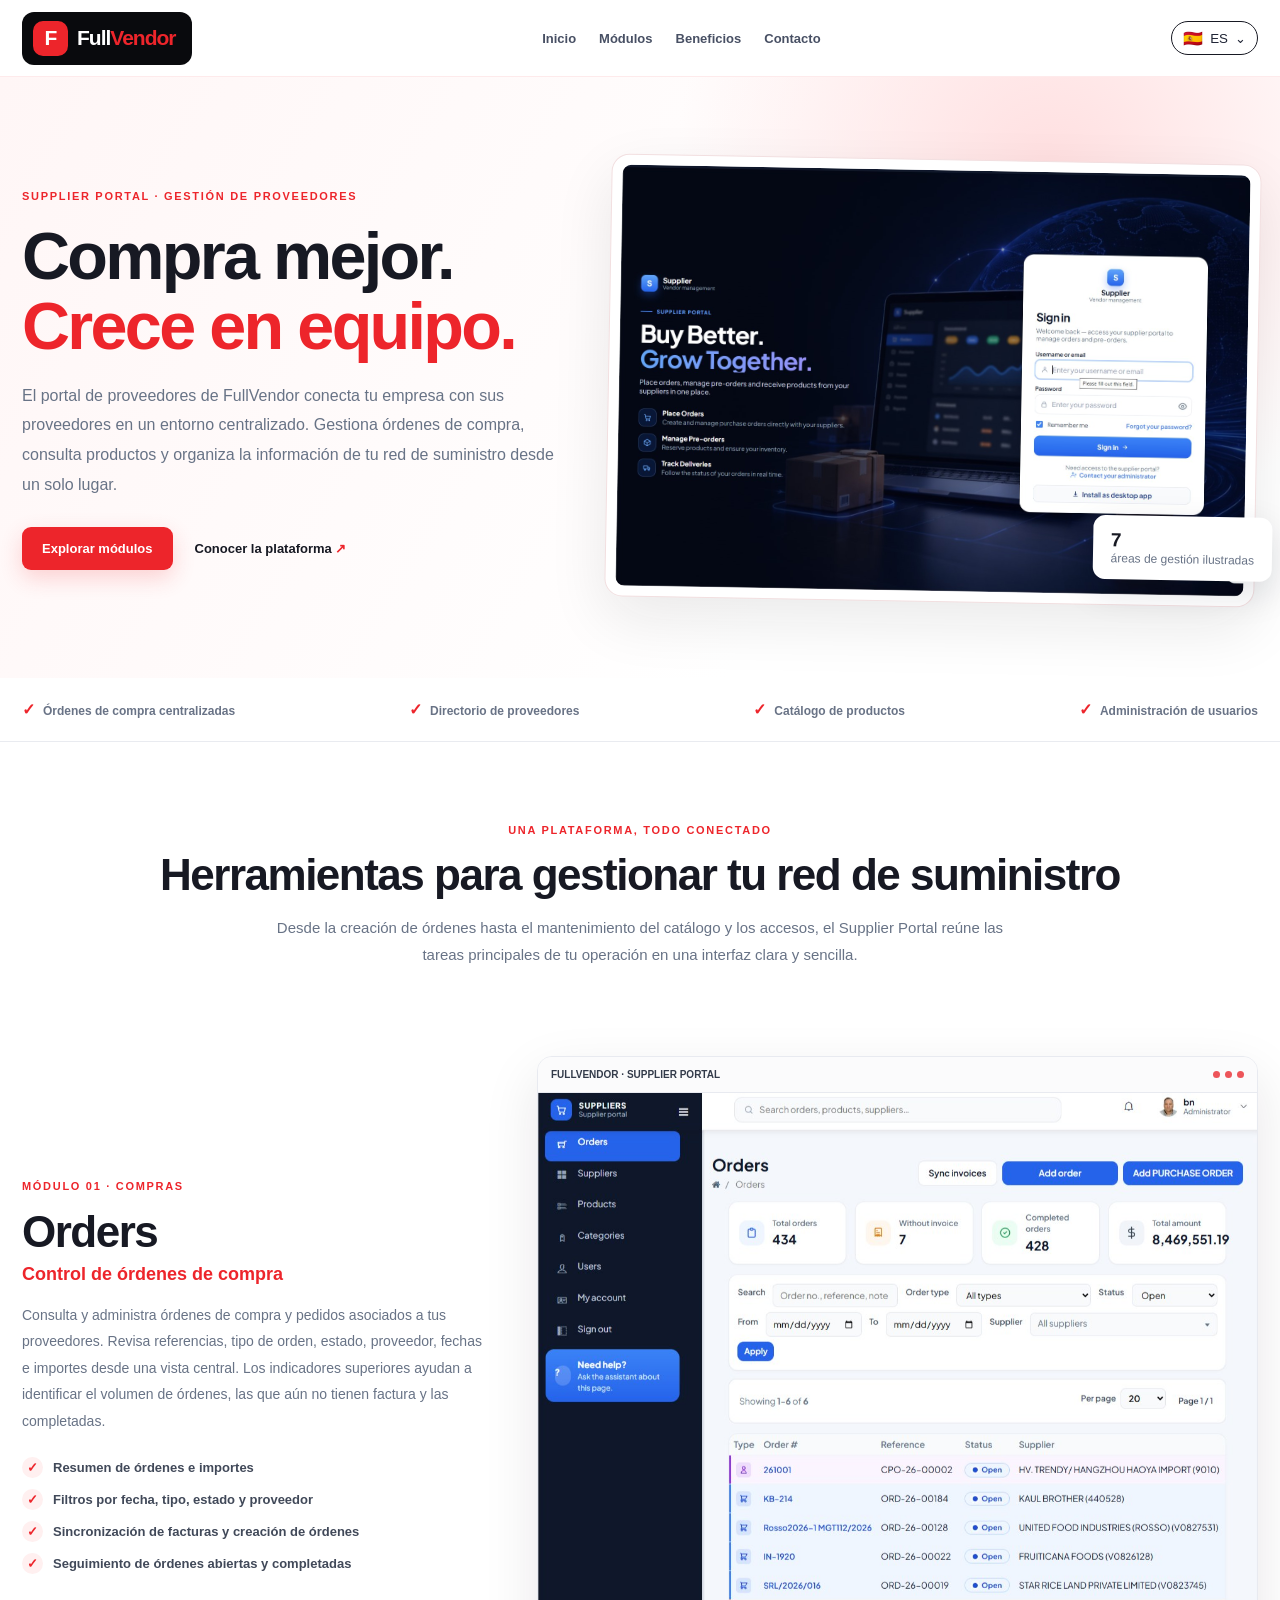
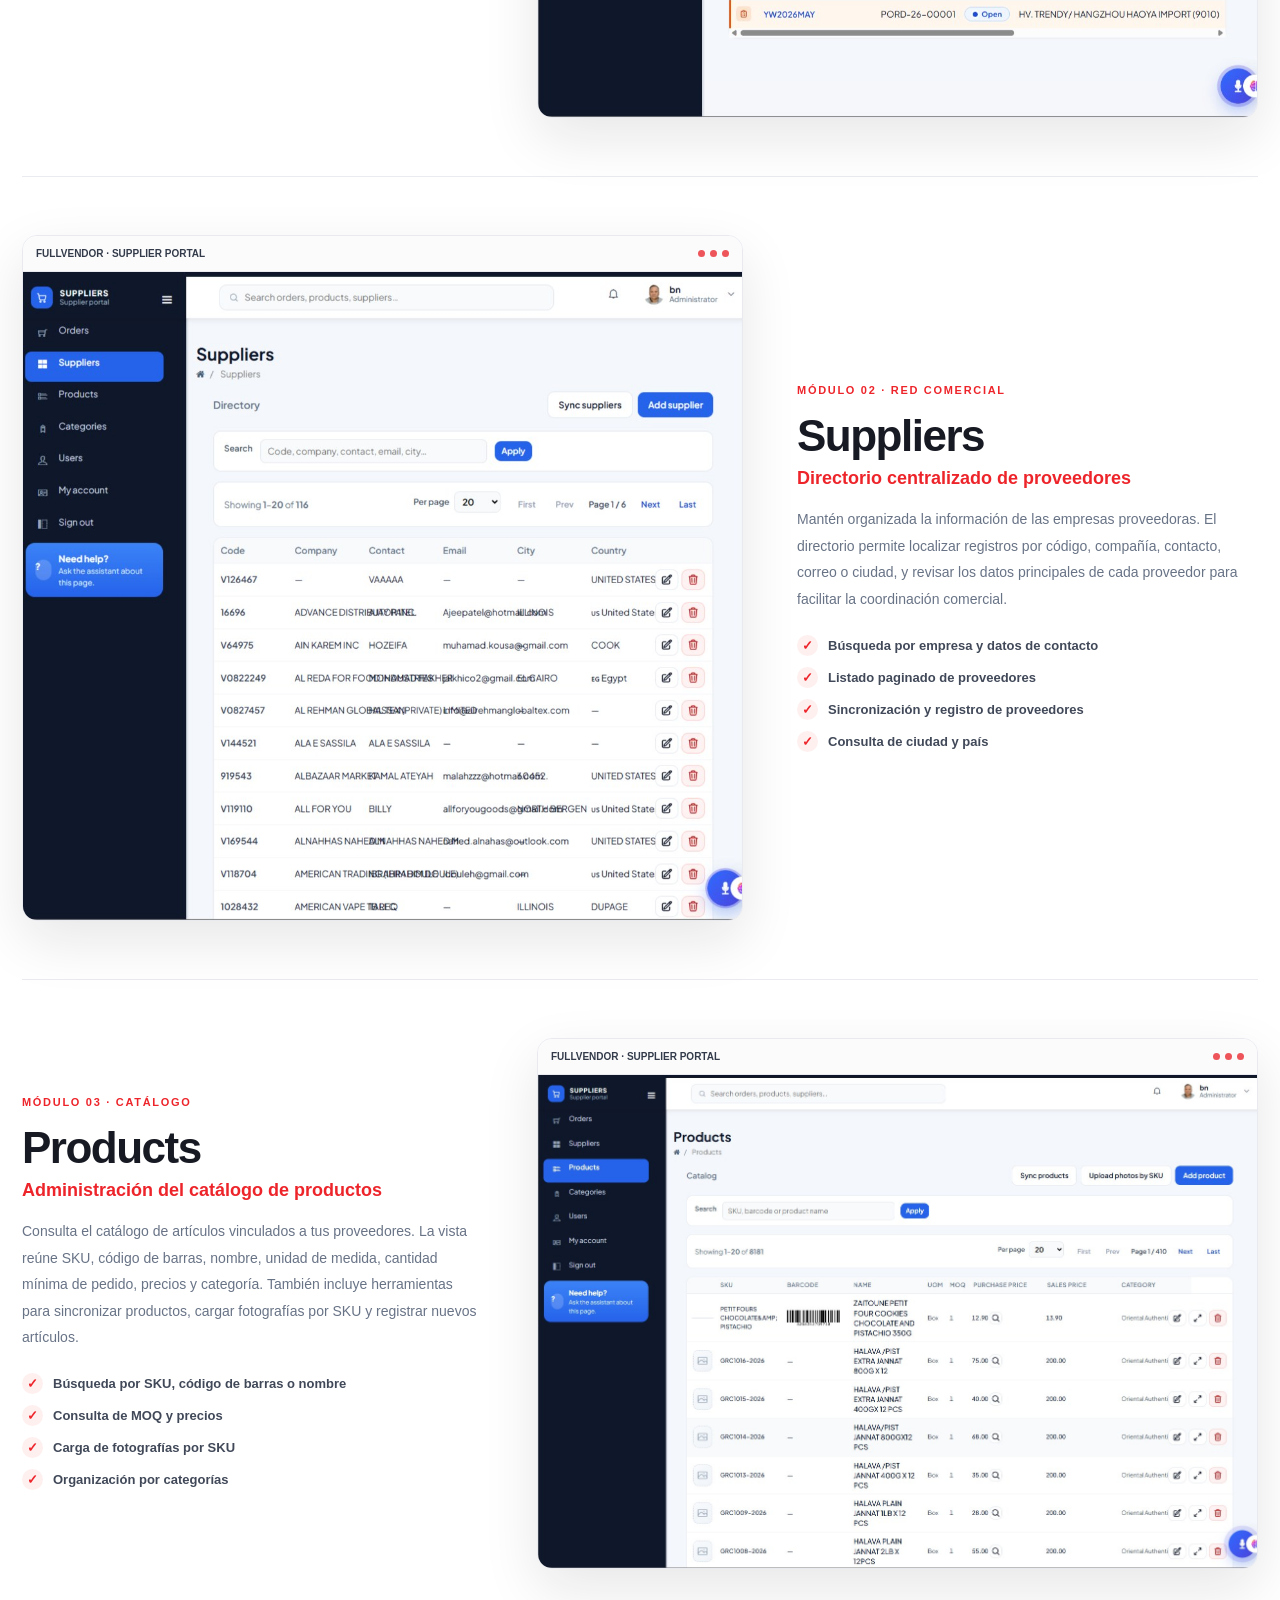
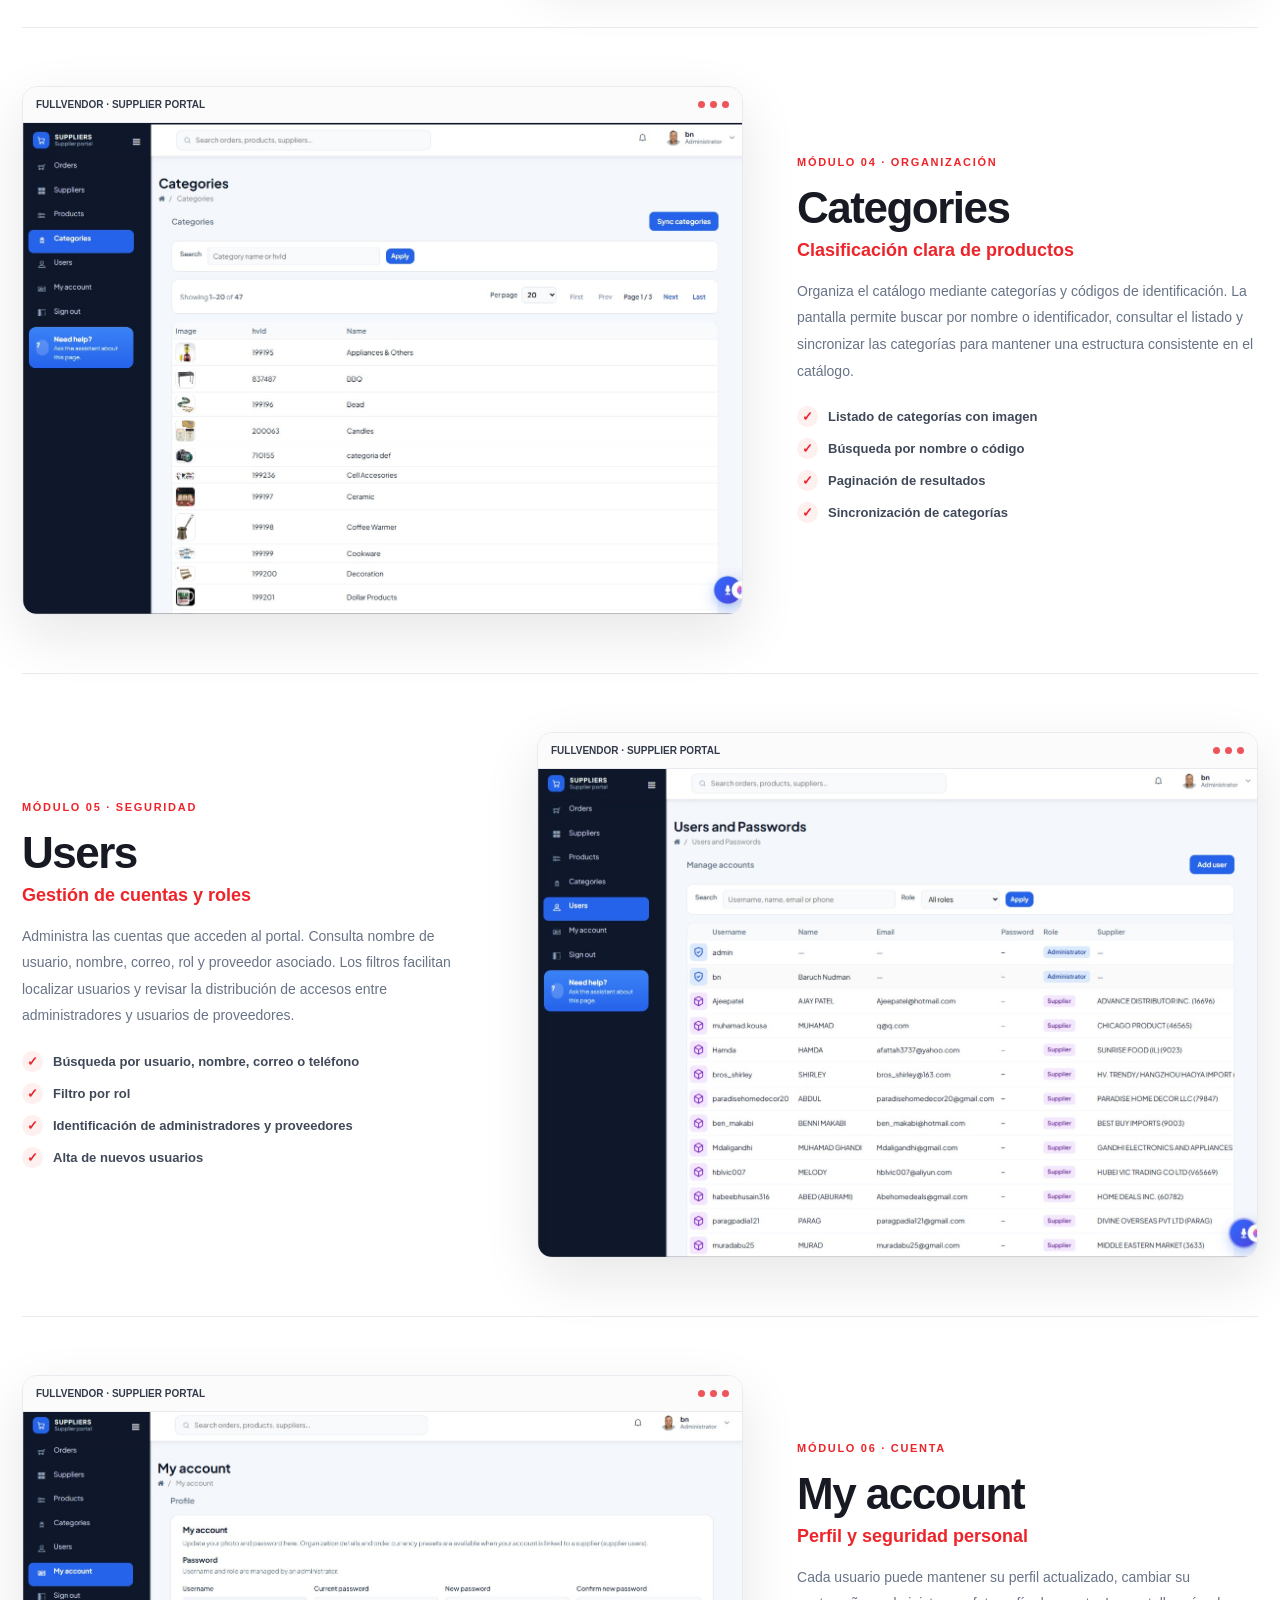
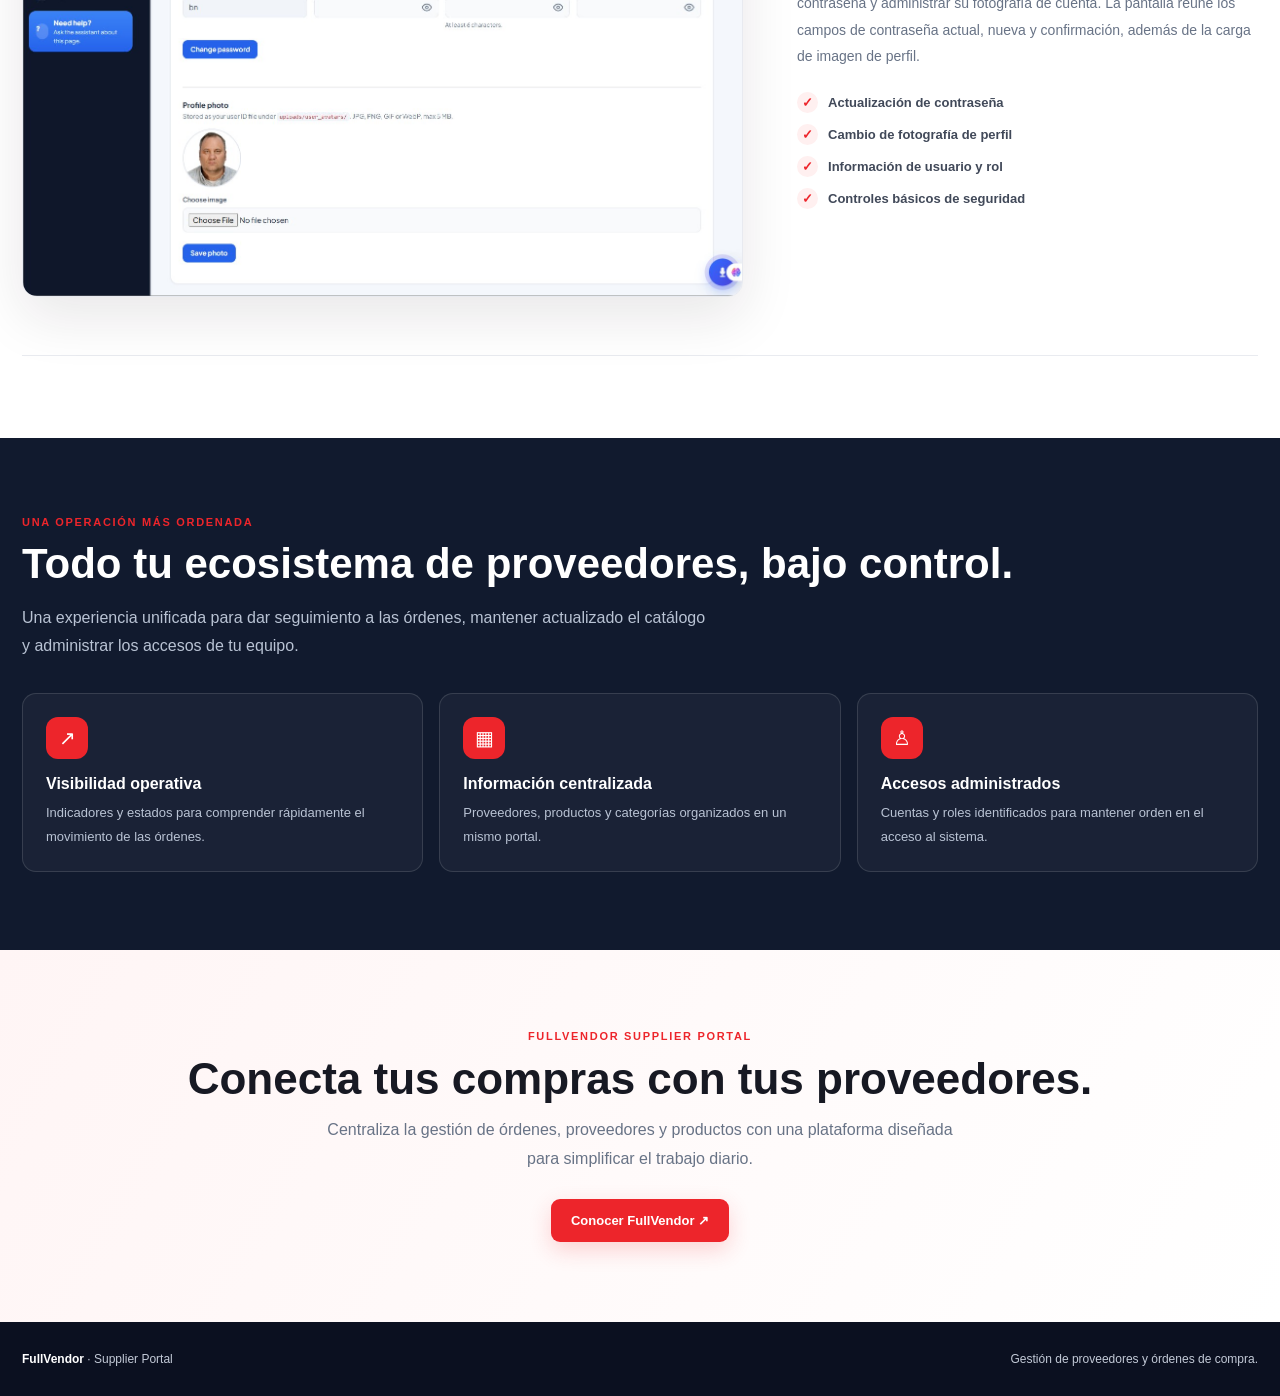
<file: FullVendor_Supplier_Portal_7_Idiomas/FullVendor_Supplier.html>
<!DOCTYPE html>
<html lang="es">
<head>
<meta charset="UTF-8"><meta name="viewport" content="width=device-width,initial-scale=1">
<meta name="description" content="Supplier Portal de FullVendor: pedidos, proveedores, productos, categorías y usuarios en un solo lugar.">
<title>FullVendor Supplier Portal | Supplier Management</title>
<style>
:root{--red:#ed252b;--red2:#c91520;--ink:#171923;--muted:#687386;--line:#e9ebf0;--soft:#fff5f5;--navy:#101a30;--shadow:0 22px 60px rgba(25,20,25,.09)}
*{box-sizing:border-box}html{scroll-behavior:smooth}body{margin:0;font-family:Inter,"Segoe UI",Arial,sans-serif;color:var(--ink);background:#fff}a{text-decoration:none;color:inherit}.wrap{width:min(1240px,calc(100% - 44px));margin:auto}
header{position:sticky;top:0;z-index:50;background:rgba(255,255,255,.95);backdrop-filter:blur(16px);border-bottom:1px solid #ed252b18}.nav{min-height:76px;display:flex;align-items:center;justify-content:space-between;gap:20px}
.logo{display:flex;align-items:center;background:#090a0d;color:white;padding:9px 16px 9px 11px;border-radius:12px;font-size:21px;font-weight:850;letter-spacing:-1px;white-space:nowrap}.logo-mark{display:grid;place-items:center;width:35px;height:35px;border:2px solid var(--red);border-radius:10px;color:#fff;background:var(--red);margin-right:9px;font-weight:900}.logo b{color:var(--red)}
nav{display:flex;align-items:center;gap:23px;font-size:13px;font-weight:750;color:#485064}nav a:hover{color:var(--red)}
.btn{display:inline-flex;align-items:center;justify-content:center;background:var(--red);color:#fff;padding:14px 20px;border-radius:9px;font-weight:800;font-size:13px;box-shadow:0 8px 22px #ed252b30;transition:.2s}.btn:hover{background:var(--red2);transform:translateY(-2px)}
.language-picker{position:relative;flex:0 0 auto;font-size:12px}.language-trigger{height:34px;display:flex;align-items:center;gap:7px;padding:0 11px;border:1px solid #171923;border-radius:18px;background:#fff;color:#202536;font:700 12px inherit;cursor:pointer}.language-flag{font-size:16px}.language-menu{position:absolute;top:42px;right:0;width:190px;max-height:330px;overflow:auto;padding:7px;background:#fff;border:1px solid #eceef2;border-radius:13px;box-shadow:0 14px 35px #14141e24;display:none;z-index:60}.language-menu.open{display:block}.language-option{display:flex;align-items:center;gap:10px;width:100%;padding:9px;border:0;border-radius:8px;background:transparent;text-align:left;color:#273044;font:500 12px inherit;cursor:pointer}.language-option:hover,.language-option.active{background:#fff0f0;color:var(--red)}
.hero{padding:82px 0 76px;background:radial-gradient(circle at 82% 15%,#ffdfe0,transparent 32%),linear-gradient(120deg,#fff6f6,#fff 66%);overflow:hidden}.hero-grid{display:grid;grid-template-columns:.9fr 1.1fr;gap:54px;align-items:center}.kicker,.eyebrow{color:var(--red);font-weight:850;font-size:11px;letter-spacing:1.7px}.hero h1{font-size:clamp(42px,5.2vw,68px);line-height:1.04;letter-spacing:-2.7px;margin:20px 0}.hero h1 em{font-style:normal;color:var(--red)}.hero p{font-size:16px;line-height:1.85;color:var(--muted);max-width:570px;margin:0 0 28px}.actions{display:flex;align-items:center;gap:22px;flex-wrap:wrap}.plain{font-size:13px;font-weight:800}.plain b{color:var(--red)}
.hero-shot{position:relative;padding:10px;background:#fff;border:1px solid #f2dfe0;border-radius:18px;box-shadow:var(--shadow);transform:rotate(1deg)}.hero-shot img{display:block;width:100%;height:auto;border-radius:9px}.floating{position:absolute;right:-18px;bottom:25px;background:#fff;padding:14px 18px;border-radius:12px;box-shadow:0 12px 35px #101a3020;font-size:12px;color:var(--muted)}.floating strong{display:block;color:var(--ink);font-size:19px}
.trust{padding:22px 0;border-bottom:1px solid var(--line)}.trustline{display:flex;justify-content:space-between;gap:15px;flex-wrap:wrap;font-size:12px;font-weight:750;color:#697386}.trustline span:before{content:"✓";color:var(--red);margin-right:8px;font-size:16px}
.intro{text-align:center;padding:82px 0 26px}.intro h2{font-size:clamp(30px,4vw,44px);letter-spacing:-1.5px;margin:14px 0}.intro p{max-width:760px;margin:auto;color:var(--muted);font-size:15px;line-height:1.8}
.modules{padding:4px 0 82px}.module{display:grid;grid-template-columns:.78fr 1.22fr;gap:54px;align-items:center;padding:58px 0;border-bottom:1px solid var(--line)}.module.reverse{grid-template-columns:1.22fr .78fr}.module.reverse .copy{order:2}.module.reverse .screen{order:1}
.copy h2{font-size:clamp(32px,4vw,44px);letter-spacing:-1.5px;margin:13px 0 7px}.copy h3{font-size:18px;color:var(--red);margin:0 0 17px}.copy p{font-size:14px;color:var(--muted);line-height:1.9;margin:0 0 22px}.copy ul{list-style:none;padding:0;margin:0 0 25px;display:grid;gap:11px}.copy li{font-size:13px;font-weight:650;color:#414959}.copy li i{display:inline-grid;place-items:center;width:21px;height:21px;border-radius:50%;background:#fff0f0;color:var(--red);font-style:normal;margin-right:10px}.more{font-size:13px;color:var(--red);font-weight:800}
.screen{background:#fff;border:1px solid #e8eaf0;border-radius:15px;box-shadow:0 20px 55px #20181d1a;overflow:hidden;min-width:0;transition:.25s}.screen:hover{transform:translateY(-4px);box-shadow:0 28px 65px #20181d26}.screen-top{height:36px;background:#fbfbfc;border-bottom:1px solid #e8eaf0;display:flex;align-items:center;justify-content:space-between;padding:0 13px;font-size:10px;font-weight:800;color:#333b4a}.dots{display:flex;gap:5px}.dots i{width:7px;height:7px;border-radius:50%;background:#ed555a}.screen img{display:block;width:100%;height:auto}
.benefits{background:#111a2e;color:#fff;padding:78px 0}.benefits h2{font-size:clamp(30px,4vw,42px);margin:12px 0}.benefits p{color:#b9c3d4;line-height:1.8;max-width:690px}.benefit-grid{display:grid;grid-template-columns:repeat(3,1fr);gap:16px;margin-top:32px}.benefit{border:1px solid #ffffff20;background:#ffffff0a;border-radius:14px;padding:23px}.benefit .ico{width:42px;height:42px;display:grid;place-items:center;border-radius:12px;background:#ed252b;color:white;font-size:20px;margin-bottom:16px}.benefit h3{font-size:16px;margin:0 0 8px}.benefit p{font-size:13px;margin:0}
.cta{padding:80px 0;text-align:center;background:linear-gradient(120deg,#fff5f5,#fff)}.cta h2{font-size:clamp(30px,4vw,44px);margin:12px 0}.cta p{color:var(--muted);line-height:1.8;max-width:650px;margin:0 auto 25px}
footer{background:#0b1020;color:#c3cad7;padding:30px 0;font-size:12px}.foot{display:flex;justify-content:space-between;gap:20px;flex-wrap:wrap}.foot strong{color:#fff}
@media(max-width:900px){.hero-grid,.module,.module.reverse{grid-template-columns:1fr;gap:28px}.module.reverse .copy,.module.reverse .screen{order:initial}.hero{padding:55px 0}.hero-shot{transform:none}.benefit-grid{grid-template-columns:1fr 1fr}nav{gap:12px}}
@media(max-width:620px){.wrap{width:min(100% - 28px,1240px)}.nav{min-height:66px;flex-wrap:wrap;padding:10px 0}.nav nav{order:3;width:100%;overflow:auto;padding:5px 0}.logo{font-size:18px}.hero h1{font-size:43px}.intro{padding:60px 0 20px}.module{padding:40px 0}.benefit-grid{grid-template-columns:1fr}.benefits,.cta{padding:58px 0}.floating{right:8px;bottom:8px}.language-menu{right:0}}
</style></head>
<body>
<header><div class="wrap nav">
<a class="logo" href="#top"><span class="logo-mark">F</span>Full<b>Vendor</b></a>
<nav><a href="#top" data-t="navHome">Inicio</a><a href="#modules" data-t="navModules">Módulos</a><a href="#benefits" data-t="navBenefits">Beneficios</a><a href="#contact" data-t="navContact">Contacto</a></nav>
<div class="language-picker"><button class="language-trigger" id="langBtn" aria-expanded="false"><span class="language-flag" id="langFlag">🇪🇸</span><span id="langCode">ES</span>⌄</button><div class="language-menu" id="langMenu"></div></div>
</div></header>
<main id="top">
<section class="hero"><div class="wrap hero-grid"><div>
<div class="kicker" data-t="kicker">SUPPLIER PORTAL · GESTIÓN DE PROVEEDORES</div>
<h1 data-t="heroTitle">Compra mejor.<br><em>Crece en equipo.</em></h1>
<p data-t="heroDesc">El portal de proveedores de FullVendor conecta tu empresa con sus proveedores en un entorno centralizado. Gestiona órdenes de compra, consulta productos y organiza la información de tu red de suministro desde un solo lugar.</p>
<div class="actions"><a class="btn" href="#modules" data-t="explore">Explorar módulos</a><a class="plain" href="#benefits"><span data-t="discover">Conocer la plataforma</span> <b>↗</b></a></div></div>
<div class="hero-shot"><img src="images/hero.jpg" alt="Supplier Portal - pantalla de inicio de sesión"><div class="floating"><strong>7</strong><span data-t="screensTag">áreas de gestión ilustradas</span></div></div>
</div></section>
<section class="trust"><div class="wrap trustline"><span data-t="trust1">Órdenes de compra centralizadas</span><span data-t="trust2">Directorio de proveedores</span><span data-t="trust3">Catálogo de productos</span><span data-t="trust4">Administración de usuarios</span></div></section>
<section class="intro wrap" id="modules"><div class="eyebrow" data-t="eyebrow">UNA PLATAFORMA, TODO CONECTADO</div><h2 data-t="modulesTitle">Herramientas para gestionar tu red de suministro</h2><p data-t="modulesDesc">Desde la creación de órdenes hasta el mantenimiento del catálogo y los accesos, el Supplier Portal reúne las tareas principales de tu operación en una interfaz clara y sencilla.</p></section>
<div class="wrap modules">
<section class="module"><div class="copy"><small class="eyebrow" data-t="m1Label">MÓDULO 01 · COMPRAS</small><h2 data-t="m1Title">Orders</h2><h3 data-t="m1Sub">Control de órdenes de compra</h3><p data-t="m1Desc">Consulta y administra órdenes de compra y pedidos asociados a tus proveedores. Revisa referencias, tipo de orden, estado, proveedor, fechas e importes desde una vista central. Los indicadores superiores ayudan a identificar el volumen de órdenes, las que aún no tienen factura y las completadas.</p><ul><li><i>✓</i><span data-t="m1b1">Resumen de órdenes e importes</span></li><li><i>✓</i><span data-t="m1b2">Filtros por fecha, tipo, estado y proveedor</span></li><li><i>✓</i><span data-t="m1b3">Sincronización de facturas y creación de órdenes</span></li><li><i>✓</i><span data-t="m1b4">Seguimiento de órdenes abiertas y completadas</span></li></ul></div><div class="screen"><div class="screen-top"><span>FULLVENDOR · SUPPLIER PORTAL</span><span class="dots"><i></i><i></i><i></i></span></div><img src="images/orders.jpg" alt="Panel de órdenes de compra"></div></section>
<section class="module reverse"><div class="copy"><small class="eyebrow" data-t="m2Label">MÓDULO 02 · RED COMERCIAL</small><h2 data-t="m2Title">Suppliers</h2><h3 data-t="m2Sub">Directorio centralizado de proveedores</h3><p data-t="m2Desc">Mantén organizada la información de las empresas proveedoras. El directorio permite localizar registros por código, compañía, contacto, correo o ciudad, y revisar los datos principales de cada proveedor para facilitar la coordinación comercial.</p><ul><li><i>✓</i><span data-t="m2b1">Búsqueda por empresa y datos de contacto</span></li><li><i>✓</i><span data-t="m2b2">Listado paginado de proveedores</span></li><li><i>✓</i><span data-t="m2b3">Sincronización y registro de proveedores</span></li><li><i>✓</i><span data-t="m2b4">Consulta de ciudad y país</span></li></ul></div><div class="screen"><div class="screen-top"><span>FULLVENDOR · SUPPLIER PORTAL</span><span class="dots"><i></i><i></i><i></i></span></div><img src="images/suppliers.jpg" alt="Directorio de proveedores"></div></section>
<section class="module"><div class="copy"><small class="eyebrow" data-t="m3Label">MÓDULO 03 · CATÁLOGO</small><h2 data-t="m3Title">Products</h2><h3 data-t="m3Sub">Administración del catálogo de productos</h3><p data-t="m3Desc">Consulta el catálogo de artículos vinculados a tus proveedores. La vista reúne SKU, código de barras, nombre, unidad de medida, cantidad mínima de pedido, precios y categoría. También incluye herramientas para sincronizar productos, cargar fotografías por SKU y registrar nuevos artículos.</p><ul><li><i>✓</i><span data-t="m3b1">Búsqueda por SKU, código de barras o nombre</span></li><li><i>✓</i><span data-t="m3b2">Consulta de MOQ y precios</span></li><li><i>✓</i><span data-t="m3b3">Carga de fotografías por SKU</span></li><li><i>✓</i><span data-t="m3b4">Organización por categorías</span></li></ul></div><div class="screen"><div class="screen-top"><span>FULLVENDOR · SUPPLIER PORTAL</span><span class="dots"><i></i><i></i><i></i></span></div><img src="images/products.jpg" alt="Catálogo de productos"></div></section>
<section class="module reverse"><div class="copy"><small class="eyebrow" data-t="m4Label">MÓDULO 04 · ORGANIZACIÓN</small><h2 data-t="m4Title">Categories</h2><h3 data-t="m4Sub">Clasificación clara de productos</h3><p data-t="m4Desc">Organiza el catálogo mediante categorías y códigos de identificación. La pantalla permite buscar por nombre o identificador, consultar el listado y sincronizar las categorías para mantener una estructura consistente en el catálogo.</p><ul><li><i>✓</i><span data-t="m4b1">Listado de categorías con imagen</span></li><li><i>✓</i><span data-t="m4b2">Búsqueda por nombre o código</span></li><li><i>✓</i><span data-t="m4b3">Paginación de resultados</span></li><li><i>✓</i><span data-t="m4b4">Sincronización de categorías</span></li></ul></div><div class="screen"><div class="screen-top"><span>FULLVENDOR · SUPPLIER PORTAL</span><span class="dots"><i></i><i></i><i></i></span></div><img src="images/categories.jpg" alt="Listado de categorías"></div></section>
<section class="module"><div class="copy"><small class="eyebrow" data-t="m5Label">MÓDULO 05 · SEGURIDAD</small><h2 data-t="m5Title">Users</h2><h3 data-t="m5Sub">Gestión de cuentas y roles</h3><p data-t="m5Desc">Administra las cuentas que acceden al portal. Consulta nombre de usuario, nombre, correo, rol y proveedor asociado. Los filtros facilitan localizar usuarios y revisar la distribución de accesos entre administradores y usuarios de proveedores.</p><ul><li><i>✓</i><span data-t="m5b1">Búsqueda por usuario, nombre, correo o teléfono</span></li><li><i>✓</i><span data-t="m5b2">Filtro por rol</span></li><li><i>✓</i><span data-t="m5b3">Identificación de administradores y proveedores</span></li><li><i>✓</i><span data-t="m5b4">Alta de nuevos usuarios</span></li></ul></div><div class="screen"><div class="screen-top"><span>FULLVENDOR · SUPPLIER PORTAL</span><span class="dots"><i></i><i></i><i></i></span></div><img src="images/users.jpg" alt="Administración de usuarios"></div></section>
<section class="module reverse"><div class="copy"><small class="eyebrow" data-t="m6Label">MÓDULO 06 · CUENTA</small><h2 data-t="m6Title">My account</h2><h3 data-t="m6Sub">Perfil y seguridad personal</h3><p data-t="m6Desc">Cada usuario puede mantener su perfil actualizado, cambiar su contraseña y administrar su fotografía de cuenta. La pantalla reúne los campos de contraseña actual, nueva y confirmación, además de la carga de imagen de perfil.</p><ul><li><i>✓</i><span data-t="m6b1">Actualización de contraseña</span></li><li><i>✓</i><span data-t="m6b2">Cambio de fotografía de perfil</span></li><li><i>✓</i><span data-t="m6b3">Información de usuario y rol</span></li><li><i>✓</i><span data-t="m6b4">Controles básicos de seguridad</span></li></ul></div><div class="screen"><div class="screen-top"><span>FULLVENDOR · SUPPLIER PORTAL</span><span class="dots"><i></i><i></i><i></i></span></div><img src="images/account.jpg" alt="Perfil de usuario y seguridad"></div></section>
</div>
<section class="benefits" id="benefits"><div class="wrap"><div class="eyebrow" data-t="benefitEyebrow">UNA OPERACIÓN MÁS ORDENADA</div><h2 data-t="benefitTitle">Todo tu ecosistema de proveedores, bajo control.</h2><p data-t="benefitDesc">Una experiencia unificada para dar seguimiento a las órdenes, mantener actualizado el catálogo y administrar los accesos de tu equipo.</p><div class="benefit-grid">
<div class="benefit"><div class="ico">↗</div><h3 data-t="ben1Title">Visibilidad operativa</h3><p data-t="ben1Desc">Indicadores y estados para comprender rápidamente el movimiento de las órdenes.</p></div>
<div class="benefit"><div class="ico">▦</div><h3 data-t="ben2Title">Información centralizada</h3><p data-t="ben2Desc">Proveedores, productos y categorías organizados en un mismo portal.</p></div>
<div class="benefit"><div class="ico">♙</div><h3 data-t="ben3Title">Accesos administrados</h3><p data-t="ben3Desc">Cuentas y roles identificados para mantener orden en el acceso al sistema.</p></div>
</div></div></section>
<section class="cta" id="contact"><div class="wrap"><div class="eyebrow" data-t="ctaEyebrow">FULLVENDOR SUPPLIER PORTAL</div><h2 data-t="ctaTitle">Conecta tus compras con tus proveedores.</h2><p data-t="ctaDesc">Centraliza la gestión de órdenes, proveedores y productos con una plataforma diseñada para simplificar el trabajo diario.</p><a class="btn" href="https://web.fullvendor.com/" target="_blank" rel="noopener" data-t="ctaButton">Conocer FullVendor ↗</a></div></section>
</main>
<footer><div class="wrap foot"><span><strong>FullVendor</strong> · Supplier Portal</span><span data-t="footer">Gestión de proveedores y órdenes de compra.</span></div></footer>
<script>
const languages=[
{code:"ES",flag:"🇪🇸",name:"Español"},{code:"EN",flag:"🇬🇧",name:"English"},{code:"PT",flag:"🇵🇹",name:"Português"},{code:"IT",flag:"🇮🇹",name:"Italiano"},{code:"DE",flag:"🇩🇪",name:"Deutsch"},{code:"RU",flag:"🇷🇺",name:"Русский"},{code:"ZH",flag:"🇨🇳",name:"中文"}];
const T={
ES:{navHome:"Inicio",navModules:"Módulos",navBenefits:"Beneficios",navContact:"Contacto",kicker:"SUPPLIER PORTAL · GESTIÓN DE PROVEEDORES",heroTitle:"Compra mejor.<br><em>Crece en equipo.</em>",heroDesc:"El portal de proveedores de FullVendor conecta tu empresa con sus proveedores en un entorno centralizado. Gestiona órdenes de compra, consulta productos y organiza la información de tu red de suministro desde un solo lugar.",explore:"Explorar módulos",discover:"Conocer la plataforma",screensTag:"áreas de gestión ilustradas",trust1:"Órdenes de compra centralizadas",trust2:"Directorio de proveedores",trust3:"Catálogo de productos",trust4:"Administración de usuarios",eyebrow:"UNA PLATAFORMA, TODO CONECTADO",modulesTitle:"Herramientas para gestionar tu red de suministro",modulesDesc:"Desde la creación de órdenes hasta el mantenimiento del catálogo y los accesos, el Supplier Portal reúne las tareas principales de tu operación en una interfaz clara y sencilla.",m1Label:"MÓDULO 01 · COMPRAS",m1Title:"Orders",m1Sub:"Control de órdenes de compra",m1Desc:"Consulta y administra órdenes de compra y pedidos asociados a tus proveedores. Revisa referencias, tipo de orden, estado, proveedor, fechas e importes desde una vista central. Los indicadores superiores ayudan a identificar el volumen de órdenes, las que aún no tienen factura y las completadas.",m1b1:"Resumen de órdenes e importes",m1b2:"Filtros por fecha, tipo, estado y proveedor",m1b3:"Sincronización de facturas y creación de órdenes",m1b4:"Seguimiento de órdenes abiertas y completadas",m2Label:"MÓDULO 02 · RED COMERCIAL",m2Title:"Suppliers",m2Sub:"Directorio centralizado de proveedores",m2Desc:"Mantén organizada la información de las empresas proveedoras. El directorio permite localizar registros por código, compañía, contacto, correo o ciudad, y revisar los datos principales de cada proveedor para facilitar la coordinación comercial.",m2b1:"Búsqueda por empresa y datos de contacto",m2b2:"Listado paginado de proveedores",m2b3:"Sincronización y registro de proveedores",m2b4:"Consulta de ciudad y país",m3Label:"MÓDULO 03 · CATÁLOGO",m3Title:"Products",m3Sub:"Administración del catálogo de productos",m3Desc:"Consulta el catálogo de artículos vinculados a tus proveedores. La vista reúne SKU, código de barras, nombre, unidad de medida, cantidad mínima de pedido, precios y categoría. También incluye herramientas para sincronizar productos, cargar fotografías por SKU y registrar nuevos artículos.",m3b1:"Búsqueda por SKU, código de barras o nombre",m3b2:"Consulta de MOQ y precios",m3b3:"Carga de fotografías por SKU",m3b4:"Organización por categorías",m4Label:"MÓDULO 04 · ORGANIZACIÓN",m4Title:"Categories",m4Sub:"Clasificación clara de productos",m4Desc:"Organiza el catálogo mediante categorías y códigos de identificación. La pantalla permite buscar por nombre o identificador, consultar el listado y sincronizar las categorías para mantener una estructura consistente en el catálogo.",m4b1:"Listado de categorías con imagen",m4b2:"Búsqueda por nombre o código",m4b3:"Paginación de resultados",m4b4:"Sincronización de categorías",m5Label:"MÓDULO 05 · SEGURIDAD",m5Title:"Users",m5Sub:"Gestión de cuentas y roles",m5Desc:"Administra las cuentas que acceden al portal. Consulta nombre de usuario, nombre, correo, rol y proveedor asociado. Los filtros facilitan localizar usuarios y revisar la distribución de accesos entre administradores y usuarios de proveedores.",m5b1:"Búsqueda por usuario, nombre, correo o teléfono",m5b2:"Filtro por rol",m5b3:"Identificación de administradores y proveedores",m5b4:"Alta de nuevos usuarios",m6Label:"MÓDULO 06 · CUENTA",m6Title:"My account",m6Sub:"Perfil y seguridad personal",m6Desc:"Cada usuario puede mantener su perfil actualizado, cambiar su contraseña y administrar su fotografía de cuenta. La pantalla reúne los campos de contraseña actual, nueva y confirmación, además de la carga de imagen de perfil.",m6b1:"Actualización de contraseña",m6b2:"Cambio de fotografía de perfil",m6b3:"Información de usuario y rol",m6b4:"Controles básicos de seguridad",benefitEyebrow:"UNA OPERACIÓN MÁS ORDENADA",benefitTitle:"Todo tu ecosistema de proveedores, bajo control.",benefitDesc:"Una experiencia unificada para dar seguimiento a las órdenes, mantener actualizado el catálogo y administrar los accesos de tu equipo.",ben1Title:"Visibilidad operativa",ben1Desc:"Indicadores y estados para comprender rápidamente el movimiento de las órdenes.",ben2Title:"Información centralizada",ben2Desc:"Proveedores, productos y categorías organizados en un mismo portal.",ben3Title:"Accesos administrados",ben3Desc:"Cuentas y roles identificados para mantener orden en el acceso al sistema.",ctaEyebrow:"FULLVENDOR SUPPLIER PORTAL",ctaTitle:"Conecta tus compras con tus proveedores.",ctaDesc:"Centraliza la gestión de órdenes, proveedores y productos con una plataforma diseñada para simplificar el trabajo diario.",ctaButton:"Conocer FullVendor ↗",footer:"Gestión de proveedores y órdenes de compra."},
EN:{navHome:"Home",navModules:"Modules",navBenefits:"Benefits",navContact:"Contact",kicker:"SUPPLIER PORTAL · SUPPLIER MANAGEMENT",heroTitle:"Buy better.<br><em>Grow together.</em>",heroDesc:"The FullVendor Supplier Portal connects your business with its suppliers in one centralized workspace. Manage purchase orders, review products and organize your supply network information from one place.",explore:"Explore modules",discover:"Discover the platform",screensTag:"management areas illustrated",trust1:"Centralized purchase orders",trust2:"Supplier directory",trust3:"Product catalog",trust4:"User administration",eyebrow:"ONE PLATFORM, EVERYTHING CONNECTED",modulesTitle:"Tools to manage your supply network",modulesDesc:"From creating orders to maintaining the catalog and user access, the Supplier Portal brings key operations together in a clear, simple interface.",m1Label:"MODULE 01 · PURCHASING",m1Title:"Orders",m1Sub:"Purchase order control",m1Desc:"Review and manage purchase orders and supplier-related orders. Check references, order type, status, supplier, dates and amounts in one central view. Top indicators help identify total orders, orders without invoices and completed orders.",m1b1:"Order and amount overview",m1b2:"Filters by date, type, status and supplier",m1b3:"Invoice synchronization and order creation",m1b4:"Track open and completed orders",m2Label:"MODULE 02 · BUSINESS NETWORK",m2Title:"Suppliers",m2Sub:"Centralized supplier directory",m2Desc:"Keep supplier company information organized. Find records by code, company, contact, email or city, and review each supplier's key details to support business coordination.",m2b1:"Search by company and contact details",m2b2:"Paginated supplier directory",m2b3:"Supplier synchronization and registration",m2b4:"View city and country",m3Label:"MODULE 03 · CATALOG",m3Title:"Products",m3Sub:"Product catalog management",m3Desc:"Browse the product catalog linked to your suppliers. View SKU, barcode, name, unit of measure, minimum order quantity, prices and category. Tools are also available to sync products, upload photos by SKU and add new items.",m3b1:"Search by SKU, barcode or product name",m3b2:"View MOQ and pricing",m3b3:"Upload photos by SKU",m3b4:"Organize products by category",m4Label:"MODULE 04 · ORGANIZATION",m4Title:"Categories",m4Sub:"Clear product classification",m4Desc:"Organize the catalog using categories and identification codes. Search by name or ID, browse the list and sync categories to keep the catalog structure consistent.",m4b1:"Category list with images",m4b2:"Search by name or code",m4b3:"Paginated results",m4b4:"Category synchronization",m5Label:"MODULE 05 · SECURITY",m5Title:"Users",m5Sub:"Account and role management",m5Desc:"Manage accounts with access to the portal. Review username, name, email, role and associated supplier. Filters help locate users and review access across administrators and supplier users.",m5b1:"Search by username, name, email or phone",m5b2:"Filter by role",m5b3:"Identify administrators and suppliers",m5b4:"Add new users",m6Label:"MODULE 06 · ACCOUNT",m6Title:"My account",m6Sub:"Personal profile and security",m6Desc:"Users can keep their profile up to date, change their password and manage their account photo. The page includes current, new and confirmation password fields, plus profile image upload.",m6b1:"Password updates",m6b2:"Profile photo changes",m6b3:"User and role information",m6b4:"Basic security controls",benefitEyebrow:"A MORE ORGANIZED OPERATION",benefitTitle:"Your supplier ecosystem, under control.",benefitDesc:"A unified experience to track orders, keep the catalog current and manage your team's access.",ben1Title:"Operational visibility",ben1Desc:"Indicators and statuses help you understand order activity at a glance.",ben2Title:"Centralized information",ben2Desc:"Suppliers, products and categories organized in one portal.",ben3Title:"Managed access",ben3Desc:"Identified accounts and roles help keep system access organized.",ctaEyebrow:"FULLVENDOR SUPPLIER PORTAL",ctaTitle:"Connect purchasing with your suppliers.",ctaDesc:"Centralize orders, suppliers and product management with a platform designed to simplify everyday work.",ctaButton:"Discover FullVendor ↗",footer:"Supplier and purchase order management."},
PT:{navHome:"Início",navModules:"Módulos",navBenefits:"Benefícios",navContact:"Contato",kicker:"SUPPLIER PORTAL · GESTÃO DE FORNECEDORES",heroTitle:"Compre melhor.<br><em>Cresça em conjunto.</em>",heroDesc:"O Supplier Portal da FullVendor conecta sua empresa aos fornecedores em um ambiente centralizado. Gerencie pedidos de compra, consulte produtos e organize as informações da sua rede de suprimentos em um só lugar.",explore:"Explorar módulos",discover:"Conhecer a plataforma",screensTag:"áreas de gestão ilustradas",trust1:"Pedidos de compra centralizados",trust2:"Diretório de fornecedores",trust3:"Catálogo de produtos",trust4:"Administração de usuários",eyebrow:"UMA PLATAFORMA, TUDO CONECTADO",modulesTitle:"Ferramentas para gerenciar sua rede de suprimentos",modulesDesc:"Da criação de pedidos à manutenção do catálogo e dos acessos, o Supplier Portal reúne as principais tarefas em uma interface clara e simples.",m1Label:"MÓDULO 01 · COMPRAS",m1Title:"Orders",m1Sub:"Controle de pedidos de compra",m1Desc:"Consulte e gerencie pedidos de compra relacionados aos fornecedores. Verifique referências, tipo, status, fornecedor, datas e valores em uma única tela. Os indicadores mostram o total de pedidos, os que ainda não possuem fatura e os concluídos.",m1b1:"Resumo de pedidos e valores",m1b2:"Filtros por data, tipo, status e fornecedor",m1b3:"Sincronização de faturas e criação de pedidos",m1b4:"Acompanhamento de pedidos abertos e concluídos",m2Label:"MÓDULO 02 · REDE COMERCIAL",m2Title:"Suppliers",m2Sub:"Diretório centralizado de fornecedores",m2Desc:"Mantenha organizadas as informações das empresas fornecedoras. Localize registros por código, empresa, contato, e-mail ou cidade e consulte os principais dados de cada fornecedor.",m2b1:"Busca por empresa e contato",m2b2:"Lista paginada de fornecedores",m2b3:"Sincronização e cadastro de fornecedores",m2b4:"Consulta de cidade e país",m3Label:"MÓDULO 03 · CATÁLOGO",m3Title:"Products",m3Sub:"Gestão do catálogo de produtos",m3Desc:"Consulte o catálogo de produtos vinculados aos fornecedores. Visualize SKU, código de barras, nome, unidade de medida, quantidade mínima, preços e categoria. Sincronize produtos, envie fotos por SKU e cadastre novos itens.",m3b1:"Busca por SKU, código de barras ou nome",m3b2:"Consulta de MOQ e preços",m3b3:"Envio de fotos por SKU",m3b4:"Organização por categorias",m4Label:"MÓDULO 04 · ORGANIZAÇÃO",m4Title:"Categories",m4Sub:"Classificação clara de produtos",m4Desc:"Organize o catálogo por categorias e códigos. Pesquise por nome ou identificador, consulte a lista e sincronize categorias para manter a estrutura do catálogo consistente.",m4b1:"Lista de categorias com imagem",m4b2:"Busca por nome ou código",m4b3:"Resultados paginados",m4b4:"Sincronização de categorias",m5Label:"MÓDULO 05 · SEGURANÇA",m5Title:"Users",m5Sub:"Gestão de contas e funções",m5Desc:"Gerencie as contas com acesso ao portal. Consulte usuário, nome, e-mail, função e fornecedor associado. Os filtros facilitam localizar usuários e revisar os acessos de administradores e fornecedores.",m5b1:"Busca por usuário, nome, e-mail ou telefone",m5b2:"Filtro por função",m5b3:"Identificação de administradores e fornecedores",m5b4:"Adicionar novos usuários",m6Label:"MÓDULO 06 · CONTA",m6Title:"My account",m6Sub:"Perfil e segurança pessoal",m6Desc:"Os usuários podem atualizar o perfil, alterar a senha e gerenciar a foto da conta. A tela reúne senha atual, nova senha e confirmação, além do envio da imagem de perfil.",m6b1:"Atualização de senha",m6b2:"Alteração da foto do perfil",m6b3:"Informações de usuário e função",m6b4:"Controles básicos de segurança",benefitEyebrow:"UMA OPERAÇÃO MAIS ORGANIZADA",benefitTitle:"Todo o ecossistema de fornecedores sob controle.",benefitDesc:"Uma experiência unificada para acompanhar pedidos, manter o catálogo atualizado e administrar os acessos da equipe.",ben1Title:"Visibilidade operacional",ben1Desc:"Indicadores e status para entender rapidamente o movimento dos pedidos.",ben2Title:"Informações centralizadas",ben2Desc:"Fornecedores, produtos e categorias organizados em um único portal.",ben3Title:"Acessos administrados",ben3Desc:"Contas e funções identificadas para manter a organização do acesso.",ctaEyebrow:"FULLVENDOR SUPPLIER PORTAL",ctaTitle:"Conecte suas compras aos fornecedores.",ctaDesc:"Centralize pedidos, fornecedores e produtos em uma plataforma que simplifica o trabalho diário.",ctaButton:"Conhecer FullVendor ↗",footer:"Gestão de fornecedores e pedidos de compra."},
IT:{navHome:"Home",navModules:"Moduli",navBenefits:"Vantaggi",navContact:"Contatti",kicker:"SUPPLIER PORTAL · GESTIONE FORNITORI",heroTitle:"Acquista meglio.<br><em>Cresci insieme.</em>",heroDesc:"Il Supplier Portal di FullVendor collega la tua azienda ai fornitori in un ambiente centralizzato. Gestisci ordini di acquisto, consulta i prodotti e organizza le informazioni della rete di fornitura da un unico spazio.",explore:"Esplora i moduli",discover:"Scopri la piattaforma",screensTag:"aree gestionali illustrate",trust1:"Ordini di acquisto centralizzati",trust2:"Elenco fornitori",trust3:"Catalogo prodotti",trust4:"Amministrazione utenti",eyebrow:"UN'UNICA PIATTAFORMA, TUTTO CONNESSO",modulesTitle:"Strumenti per gestire la rete di fornitura",modulesDesc:"Dalla creazione degli ordini alla gestione del catalogo e degli accessi, il Supplier Portal riunisce le attività principali in un'interfaccia chiara e semplice.",m1Label:"MODULO 01 · ACQUISTI",m1Title:"Orders",m1Sub:"Controllo degli ordini di acquisto",m1Desc:"Consulta e gestisci gli ordini di acquisto collegati ai fornitori. Controlla riferimenti, tipo, stato, fornitore, date e importi in un'unica vista. Gli indicatori mostrano il totale degli ordini, quelli senza fattura e quelli completati.",m1b1:"Riepilogo ordini e importi",m1b2:"Filtri per data, tipo, stato e fornitore",m1b3:"Sincronizzazione fatture e creazione ordini",m1b4:"Monitoraggio ordini aperti e completati",m2Label:"MODULO 02 · RETE COMMERCIALE",m2Title:"Suppliers",m2Sub:"Elenco centralizzato dei fornitori",m2Desc:"Mantieni organizzate le informazioni delle aziende fornitrici. Cerca i record per codice, azienda, contatto, e-mail o città e consulta i dati principali di ogni fornitore.",m2b1:"Ricerca per azienda e contatto",m2b2:"Elenco fornitori con paginazione",m2b3:"Sincronizzazione e registrazione fornitori",m2b4:"Consultazione di città e paese",m3Label:"MODULO 03 · CATALOGO",m3Title:"Products",m3Sub:"Gestione del catalogo prodotti",m3Desc:"Consulta il catalogo degli articoli collegati ai fornitori. Visualizza SKU, codice a barre, nome, unità di misura, quantità minima d'ordine, prezzi e categoria. Sincronizza prodotti, carica foto per SKU e aggiungi articoli.",m3b1:"Ricerca per SKU, codice a barre o nome",m3b2:"Consultazione MOQ e prezzi",m3b3:"Caricamento foto per SKU",m3b4:"Organizzazione per categorie",m4Label:"MODULO 04 · ORGANIZZAZIONE",m4Title:"Categories",m4Sub:"Classificazione chiara dei prodotti",m4Desc:"Organizza il catalogo tramite categorie e codici identificativi. Cerca per nome o ID, consulta l'elenco e sincronizza le categorie per mantenere una struttura coerente.",m4b1:"Elenco categorie con immagini",m4b2:"Ricerca per nome o codice",m4b3:"Risultati paginati",m4b4:"Sincronizzazione categorie",m5Label:"MODULO 05 · SICUREZZA",m5Title:"Users",m5Sub:"Gestione di account e ruoli",m5Desc:"Gestisci gli account che accedono al portale. Consulta nome utente, nome, e-mail, ruolo e fornitore associato. I filtri aiutano a individuare gli utenti e verificare gli accessi.",m5b1:"Ricerca per utente, nome, e-mail o telefono",m5b2:"Filtro per ruolo",m5b3:"Identificazione di amministratori e fornitori",m5b4:"Aggiunta di nuovi utenti",m6Label:"MODULO 06 · ACCOUNT",m6Title:"My account",m6Sub:"Profilo e sicurezza personale",m6Desc:"Ogni utente può aggiornare il profilo, cambiare la password e gestire la foto dell'account. La pagina include password attuale, nuova password e conferma, oltre al caricamento dell'immagine.",m6b1:"Aggiornamento password",m6b2:"Modifica foto profilo",m6b3:"Informazioni utente e ruolo",m6b4:"Controlli di sicurezza di base",benefitEyebrow:"UN'OPERATIVITÀ PIÙ ORDINATA",benefitTitle:"L'intero ecosistema dei fornitori sotto controllo.",benefitDesc:"Un'esperienza unificata per seguire gli ordini, aggiornare il catalogo e gestire gli accessi del team.",ben1Title:"Visibilità operativa",ben1Desc:"Indicatori e stati per comprendere subito l'attività degli ordini.",ben2Title:"Informazioni centralizzate",ben2Desc:"Fornitori, prodotti e categorie organizzati in un unico portale.",ben3Title:"Accessi gestiti",ben3Desc:"Account e ruoli identificati per mantenere ordinato l'accesso al sistema.",ctaEyebrow:"FULLVENDOR SUPPLIER PORTAL",ctaTitle:"Collega gli acquisti ai tuoi fornitori.",ctaDesc:"Centralizza ordini, fornitori e prodotti con una piattaforma progettata per semplificare il lavoro quotidiano.",ctaButton:"Scopri FullVendor ↗",footer:"Gestione fornitori e ordini di acquisto."},
DE:{navHome:"Start",navModules:"Module",navBenefits:"Vorteile",navContact:"Kontakt",kicker:"SUPPLIER PORTAL · LIEFERANTENVERWALTUNG",heroTitle:"Besser einkaufen.<br><em>Gemeinsam wachsen.</em>",heroDesc:"Das FullVendor Supplier Portal verbindet Ihr Unternehmen mit seinen Lieferanten in einer zentralen Arbeitsumgebung. Verwalten Sie Bestellungen, prüfen Sie Produkte und organisieren Sie Ihre Lieferantendaten an einem Ort.",explore:"Module entdecken",discover:"Plattform kennenlernen",screensTag:"abgebildete Verwaltungsbereiche",trust1:"Zentrale Bestellungen",trust2:"Lieferantenverzeichnis",trust3:"Produktkatalog",trust4:"Benutzerverwaltung",eyebrow:"EINE PLATTFORM, ALLES VERBUNDEN",modulesTitle:"Werkzeuge zur Verwaltung Ihres Lieferantennetzwerks",modulesDesc:"Von der Auftragserstellung bis zur Pflege des Katalogs und der Zugriffsrechte bündelt das Supplier Portal die wichtigsten Abläufe in einer klaren, einfachen Oberfläche.",m1Label:"MODUL 01 · EINKAUF",m1Title:"Orders",m1Sub:"Kontrolle von Bestellungen",m1Desc:"Rufen Sie Bestellungen und lieferantenbezogene Aufträge auf und verwalten Sie diese. Prüfen Sie Referenzen, Auftragstyp, Status, Lieferant, Daten und Beträge zentral. Kennzahlen zeigen Gesamtaufträge, Aufträge ohne Rechnung und abgeschlossene Aufträge.",m1b1:"Übersicht über Bestellungen und Beträge",m1b2:"Filter nach Datum, Typ, Status und Lieferant",m1b3:"Rechnungssynchronisierung und Auftragserstellung",m1b4:"Offene und abgeschlossene Aufträge verfolgen",m2Label:"MODUL 02 · GESCHÄFTSNETZWERK",m2Title:"Suppliers",m2Sub:"Zentrales Lieferantenverzeichnis",m2Desc:"Halten Sie die Informationen Ihrer Lieferantenunternehmen übersichtlich. Finden Sie Einträge nach Code, Firma, Kontakt, E-Mail oder Stadt und prüfen Sie die wichtigsten Lieferantendaten.",m2b1:"Suche nach Firma und Kontaktdaten",m2b2:"Seitenweise Lieferantenliste",m2b3:"Synchronisierung und Registrierung",m2b4:"Stadt und Land anzeigen",m3Label:"MODUL 03 · KATALOG",m3Title:"Products",m3Sub:"Verwaltung des Produktkatalogs",m3Desc:"Rufen Sie den mit Ihren Lieferanten verknüpften Produktkatalog auf. Sehen Sie SKU, Barcode, Name, Maßeinheit, Mindestbestellmenge, Preise und Kategorie. Synchronisieren Sie Produkte, laden Sie Fotos per SKU hoch und fügen Sie Artikel hinzu.",m3b1:"Suche nach SKU, Barcode oder Produktname",m3b2:"MOQ und Preise anzeigen",m3b3:"Fotos per SKU hochladen",m3b4:"Produkte nach Kategorien ordnen",m4Label:"MODUL 04 · ORGANISATION",m4Title:"Categories",m4Sub:"Klare Produktklassifizierung",m4Desc:"Ordnen Sie den Katalog mithilfe von Kategorien und Kennungen. Suchen Sie nach Name oder ID, sehen Sie die Liste ein und synchronisieren Sie Kategorien für eine einheitliche Katalogstruktur.",m4b1:"Kategorieliste mit Bildern",m4b2:"Suche nach Name oder Code",m4b3:"Seitennavigation der Ergebnisse",m4b4:"Kategoriesynchronisierung",m5Label:"MODUL 05 · SICHERHEIT",m5Title:"Users",m5Sub:"Konten- und Rollenverwaltung",m5Desc:"Verwalten Sie Konten mit Portalzugriff. Prüfen Sie Benutzername, Name, E-Mail, Rolle und zugeordneten Lieferanten. Filter erleichtern das Auffinden von Benutzern und die Übersicht der Zugriffsrechte.",m5b1:"Suche nach Benutzername, Name, E-Mail oder Telefon",m5b2:"Rollenfilter",m5b3:"Administratoren und Lieferanten erkennen",m5b4:"Neue Benutzer hinzufügen",m6Label:"MODUL 06 · KONTO",m6Title:"My account",m6Sub:"Persönliches Profil und Sicherheit",m6Desc:"Benutzer können ihr Profil aktualisieren, das Passwort ändern und ihr Kontobild verwalten. Die Seite enthält Felder für aktuelles, neues und bestätigtes Passwort sowie den Bild-Upload.",m6b1:"Passwort aktualisieren",m6b2:"Profilbild ändern",m6b3:"Benutzer- und Rolleninformationen",m6b4:"Grundlegende Sicherheitskontrollen",benefitEyebrow:"BESSER ORGANISIERTE ABLÄUFE",benefitTitle:"Ihr gesamtes Lieferantennetzwerk unter Kontrolle.",benefitDesc:"Eine einheitliche Umgebung zur Auftragsverfolgung, Katalogpflege und Verwaltung der Teamzugriffe.",ben1Title:"Operativer Überblick",ben1Desc:"Kennzahlen und Status zeigen die Auftragsaktivität auf einen Blick.",ben2Title:"Zentrale Informationen",ben2Desc:"Lieferanten, Produkte und Kategorien in einem Portal organisiert.",ben3Title:"Verwaltete Zugriffe",ben3Desc:"Konten und Rollen sorgen für eine klare Zugriffsstruktur.",ctaEyebrow:"FULLVENDOR SUPPLIER PORTAL",ctaTitle:"Verbinden Sie Ihren Einkauf mit Ihren Lieferanten.",ctaDesc:"Bündeln Sie Bestellungen, Lieferanten und Produkte auf einer Plattform, die den Arbeitsalltag vereinfacht.",ctaButton:"FullVendor kennenlernen ↗",footer:"Lieferanten- und Bestellverwaltung."},
RU:{navHome:"Главная",navModules:"Модули",navBenefits:"Преимущества",navContact:"Контакты",kicker:"SUPPLIER PORTAL · УПРАВЛЕНИЕ ПОСТАВЩИКАМИ",heroTitle:"Покупайте эффективнее.<br><em>Растите вместе.</em>",heroDesc:"Supplier Portal от FullVendor объединяет вашу компанию и поставщиков в едином рабочем пространстве. Управляйте заказами на закупку, просматривайте товары и систематизируйте данные цепочки поставок.",explore:"Посмотреть модули",discover:"О платформе",screensTag:"разделов управления",trust1:"Единые заказы на закупку",trust2:"Справочник поставщиков",trust3:"Каталог товаров",trust4:"Управление пользователями",eyebrow:"ЕДИНАЯ ПЛАТФОРМА — ВСЁ СВЯЗАНО",modulesTitle:"Инструменты для управления сетью поставок",modulesDesc:"От создания заказов до ведения каталога и управления доступом — Supplier Portal объединяет основные задачи в понятном интерфейсе.",m1Label:"МОДУЛЬ 01 · ЗАКУПКИ",m1Title:"Orders",m1Sub:"Контроль заказов на закупку",m1Desc:"Просматривайте и управляйте заказами на закупку, связанными с поставщиками. Проверяйте ссылки, тип заказа, статус, поставщика, даты и суммы в одном окне. Показатели помогают увидеть общее число заказов, заказы без счетов и завершённые заказы.",m1b1:"Сводка заказов и сумм",m1b2:"Фильтры по дате, типу, статусу и поставщику",m1b3:"Синхронизация счетов и создание заказов",m1b4:"Отслеживание открытых и завершённых заказов",m2Label:"МОДУЛЬ 02 · ДЕЛОВАЯ СЕТЬ",m2Title:"Suppliers",m2Sub:"Единый справочник поставщиков",m2Desc:"Систематизируйте информацию о компаниях-поставщиках. Ищите записи по коду, компании, контакту, электронной почте или городу и просматривайте основные сведения.",m2b1:"Поиск по компании и контактам",m2b2:"Постраничный список поставщиков",m2b3:"Синхронизация и регистрация поставщиков",m2b4:"Просмотр города и страны",m3Label:"МОДУЛЬ 03 · КАТАЛОГ",m3Title:"Products",m3Sub:"Управление каталогом товаров",m3Desc:"Просматривайте каталог товаров, связанных с поставщиками. Доступны SKU, штрихкод, название, единица измерения, минимальное количество заказа, цены и категория. Можно синхронизировать товары, загружать фото по SKU и добавлять позиции.",m3b1:"Поиск по SKU, штрихкоду или названию",m3b2:"Просмотр MOQ и цен",m3b3:"Загрузка фото по SKU",m3b4:"Организация по категориям",m4Label:"МОДУЛЬ 04 · СТРУКТУРА",m4Title:"Categories",m4Sub:"Понятная классификация товаров",m4Desc:"Организуйте каталог с помощью категорий и идентификаторов. Ищите по названию или коду, просматривайте список и синхронизируйте категории для единой структуры каталога.",m4b1:"Список категорий с изображениями",m4b2:"Поиск по названию или коду",m4b3:"Постраничные результаты",m4b4:"Синхронизация категорий",m5Label:"МОДУЛЬ 05 · БЕЗОПАСНОСТЬ",m5Title:"Users",m5Sub:"Управление учетными записями и ролями",m5Desc:"Управляйте учетными записями с доступом к порталу. Просматривайте имя пользователя, имя, электронную почту, роль и связанного поставщика. Фильтры помогают находить пользователей и проверять права доступа.",m5b1:"Поиск по имени пользователя, имени, почте или телефону",m5b2:"Фильтр по роли",m5b3:"Разделение администраторов и поставщиков",m5b4:"Добавление пользователей",m6Label:"МОДУЛЬ 06 · УЧЕТНАЯ ЗАПИСЬ",m6Title:"My account",m6Sub:"Личный профиль и безопасность",m6Desc:"Пользователи могут обновлять профиль, менять пароль и управлять фотографией учетной записи. На странице есть поля текущего, нового и подтверждаемого пароля, а также загрузка изображения.",m6b1:"Обновление пароля",m6b2:"Изменение фото профиля",m6b3:"Данные пользователя и роль",m6b4:"Основные настройки безопасности",benefitEyebrow:"БОЛЕЕ УПОРЯДОЧЕННАЯ РАБОТА",benefitTitle:"Вся сеть поставщиков под контролем.",benefitDesc:"Единая среда для отслеживания заказов, обновления каталога и управления доступом команды.",ben1Title:"Операционная прозрачность",ben1Desc:"Показатели и статусы помогают быстро оценить движение заказов.",ben2Title:"Централизация данных",ben2Desc:"Поставщики, товары и категории собраны в одном портале.",ben3Title:"Управляемый доступ",ben3Desc:"Учетные записи и роли помогают поддерживать порядок доступа.",ctaEyebrow:"FULLVENDOR SUPPLIER PORTAL",ctaTitle:"Свяжите закупки с поставщиками.",ctaDesc:"Объедините заказы, поставщиков и товары на платформе, упрощающей ежедневную работу.",ctaButton:"О FullVendor ↗",footer:"Управление поставщиками и заказами на закупку."},
ZH:{navHome:"首页",navModules:"功能模块",navBenefits:"优势",navContact:"联系",kicker:"SUPPLIER PORTAL · 供应商管理",heroTitle:"采购更高效。<br><em>携手共成长。</em>",heroDesc:"FullVendor 供应商门户将您的企业与供应商连接到统一的工作空间。集中管理采购订单、查看产品，并整理供应链信息。",explore:"查看模块",discover:"了解平台",screensTag:"个管理区域展示",trust1:"集中管理采购订单",trust2:"供应商目录",trust3:"产品目录",trust4:"用户管理",eyebrow:"一个平台，全面互联",modulesTitle:"管理供应链网络的工具",modulesDesc:"从创建订单到维护产品目录和访问权限，Supplier Portal 将核心工作整合在清晰易用的界面中。",m1Label:"模块 01 · 采购",m1Title:"Orders",m1Sub:"采购订单管理",m1Desc:"集中查看和管理与供应商相关的采购订单。统一查看参考编号、订单类型、状态、供应商、日期和金额。顶部指标帮助了解订单总数、尚未开票的订单及已完成订单。",m1b1:"订单和金额概览",m1b2:"按日期、类型、状态和供应商筛选",m1b3:"发票同步和创建订单",m1b4:"跟踪未完成和已完成订单",m2Label:"模块 02 · 商业网络",m2Title:"Suppliers",m2Sub:"集中式供应商目录",m2Desc:"有序管理供应商企业信息。可按代码、公司、联系人、电子邮件或城市查找记录，并查看每家供应商的主要资料。",m2b1:"按公司和联系信息搜索",m2b2:"供应商分页列表",m2b3:"同步和登记供应商",m2b4:"查看城市和国家",m3Label:"模块 03 · 产品目录",m3Title:"Products",m3Sub:"产品目录管理",m3Desc:"查看与供应商关联的产品目录，包括 SKU、条形码、名称、计量单位、最低订购量、价格和类别。支持同步产品、按 SKU 上传照片及添加新产品。",m3b1:"按 SKU、条形码或名称搜索",m3b2:"查看 MOQ 和价格",m3b3:"按 SKU 上传照片",m3b4:"按类别组织产品",m4Label:"模块 04 · 分类",m4Title:"Categories",m4Sub:"清晰的产品分类",m4Desc:"通过类别和识别代码组织产品目录。可按名称或编号搜索、查看列表并同步类别，保持目录结构一致。",m4b1:"带图片的类别列表",m4b2:"按名称或代码搜索",m4b3:"分页结果",m4b4:"类别同步",m5Label:"模块 05 · 安全",m5Title:"Users",m5Sub:"账户和角色管理",m5Desc:"管理有权访问门户的账户。查看用户名、姓名、电子邮件、角色及关联供应商。筛选器可帮助查找用户并检查管理员和供应商用户的访问权限。",m5b1:"按用户名、姓名、邮箱或电话搜索",m5b2:"按角色筛选",m5b3:"区分管理员和供应商用户",m5b4:"添加新用户",m6Label:"模块 06 · 账户",m6Title:"My account",m6Sub:"个人资料和安全",m6Desc:"用户可以更新个人资料、更改密码并管理账户照片。页面提供当前密码、新密码、确认密码字段以及个人头像上传功能。",m6b1:"更新密码",m6b2:"更换个人头像",m6b3:"用户和角色信息",m6b4:"基本安全控制",benefitEyebrow:"让运营更有条理",benefitTitle:"全面掌控您的供应商生态系统。",benefitDesc:"统一管理订单进度、更新产品目录并管理团队访问权限。",ben1Title:"运营可视化",ben1Desc:"通过指标和状态快速了解订单动态。",ben2Title:"信息集中管理",ben2Desc:"在同一门户中整理供应商、产品和类别。",ben3Title:"访问权限管理",ben3Desc:"通过账户和角色设置保持系统访问有序。",ctaEyebrow:"FULLVENDOR SUPPLIER PORTAL",ctaTitle:"连接采购与供应商。",ctaDesc:"通过一个平台集中管理订单、供应商和产品，让日常工作更简单。",ctaButton:"了解 FullVendor ↗",footer:"供应商与采购订单管理。"}
};
const langBtn=document.getElementById('langBtn'),langMenu=document.getElementById('langMenu');
function buildMenu(){langMenu.innerHTML=languages.map(l=>`<button class="language-option" data-code="${l.code}"><span class="language-flag">${l.flag}</span><span>${l.name}</span></button>`).join('');langMenu.querySelectorAll('button').forEach(b=>b.addEventListener('click',()=>setLang(b.dataset.code)));} 
function setLang(code){const l=languages.find(x=>x.code===code)||languages[0];document.documentElement.lang=({ES:'es',EN:'en',PT:'pt',IT:'it',DE:'de',RU:'ru',ZH:'zh'}[code]);document.getElementById('langFlag').textContent=l.flag;document.getElementById('langCode').textContent=l.code;document.querySelectorAll('[data-t]').forEach(el=>{const v=T[code][el.dataset.t];if(v!==undefined)el.innerHTML=v});langMenu.querySelectorAll('button').forEach(b=>b.classList.toggle('active',b.dataset.code===code));langMenu.classList.remove('open');langBtn.setAttribute('aria-expanded','false');try{localStorage.setItem('fv_supplier_lang',code)}catch(e){}}
langBtn.addEventListener('click',()=>{const open=langMenu.classList.toggle('open');langBtn.setAttribute('aria-expanded',String(open))});document.addEventListener('click',e=>{if(!e.target.closest('.language-picker')){langMenu.classList.remove('open');langBtn.setAttribute('aria-expanded','false')}});buildMenu();let saved='ES';try{saved=localStorage.getItem('fv_supplier_lang')||'ES'}catch(e){}setLang(T[saved]?saved:'ES');
</script></body></html>
</file>
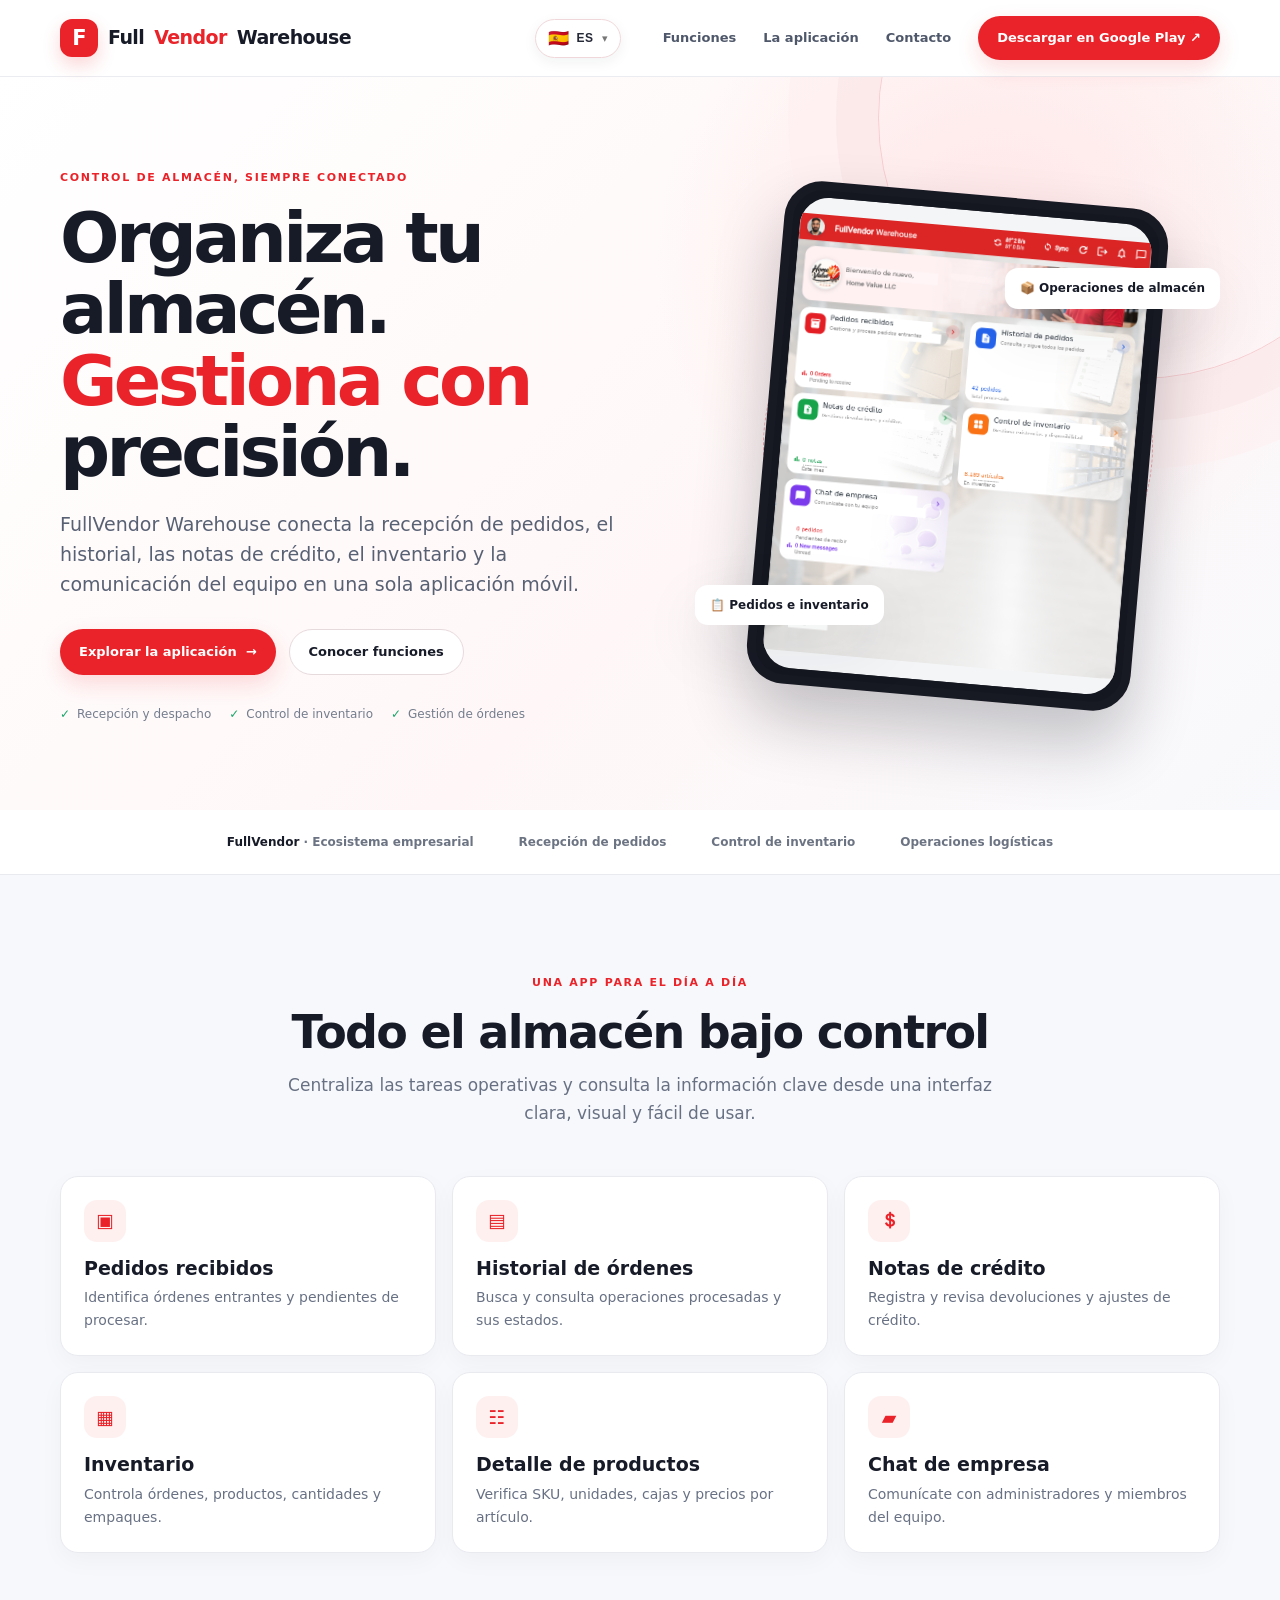
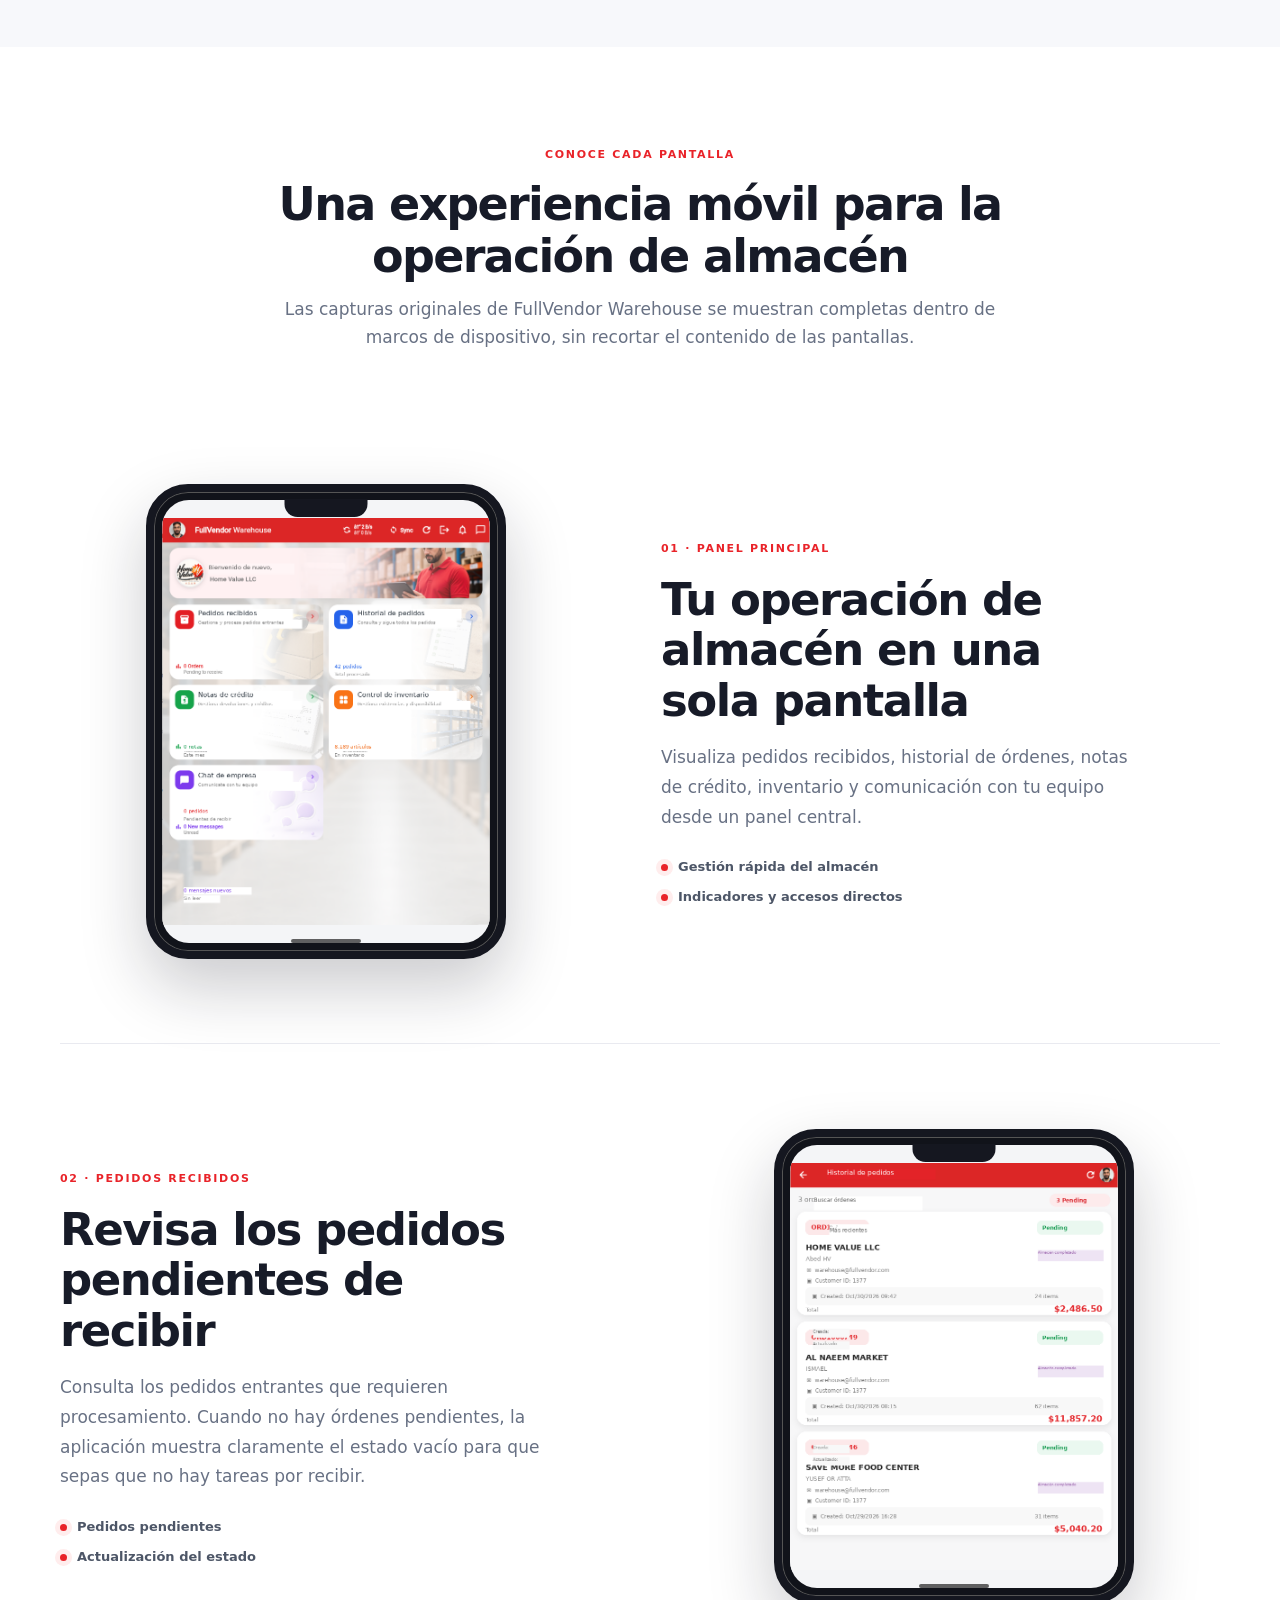
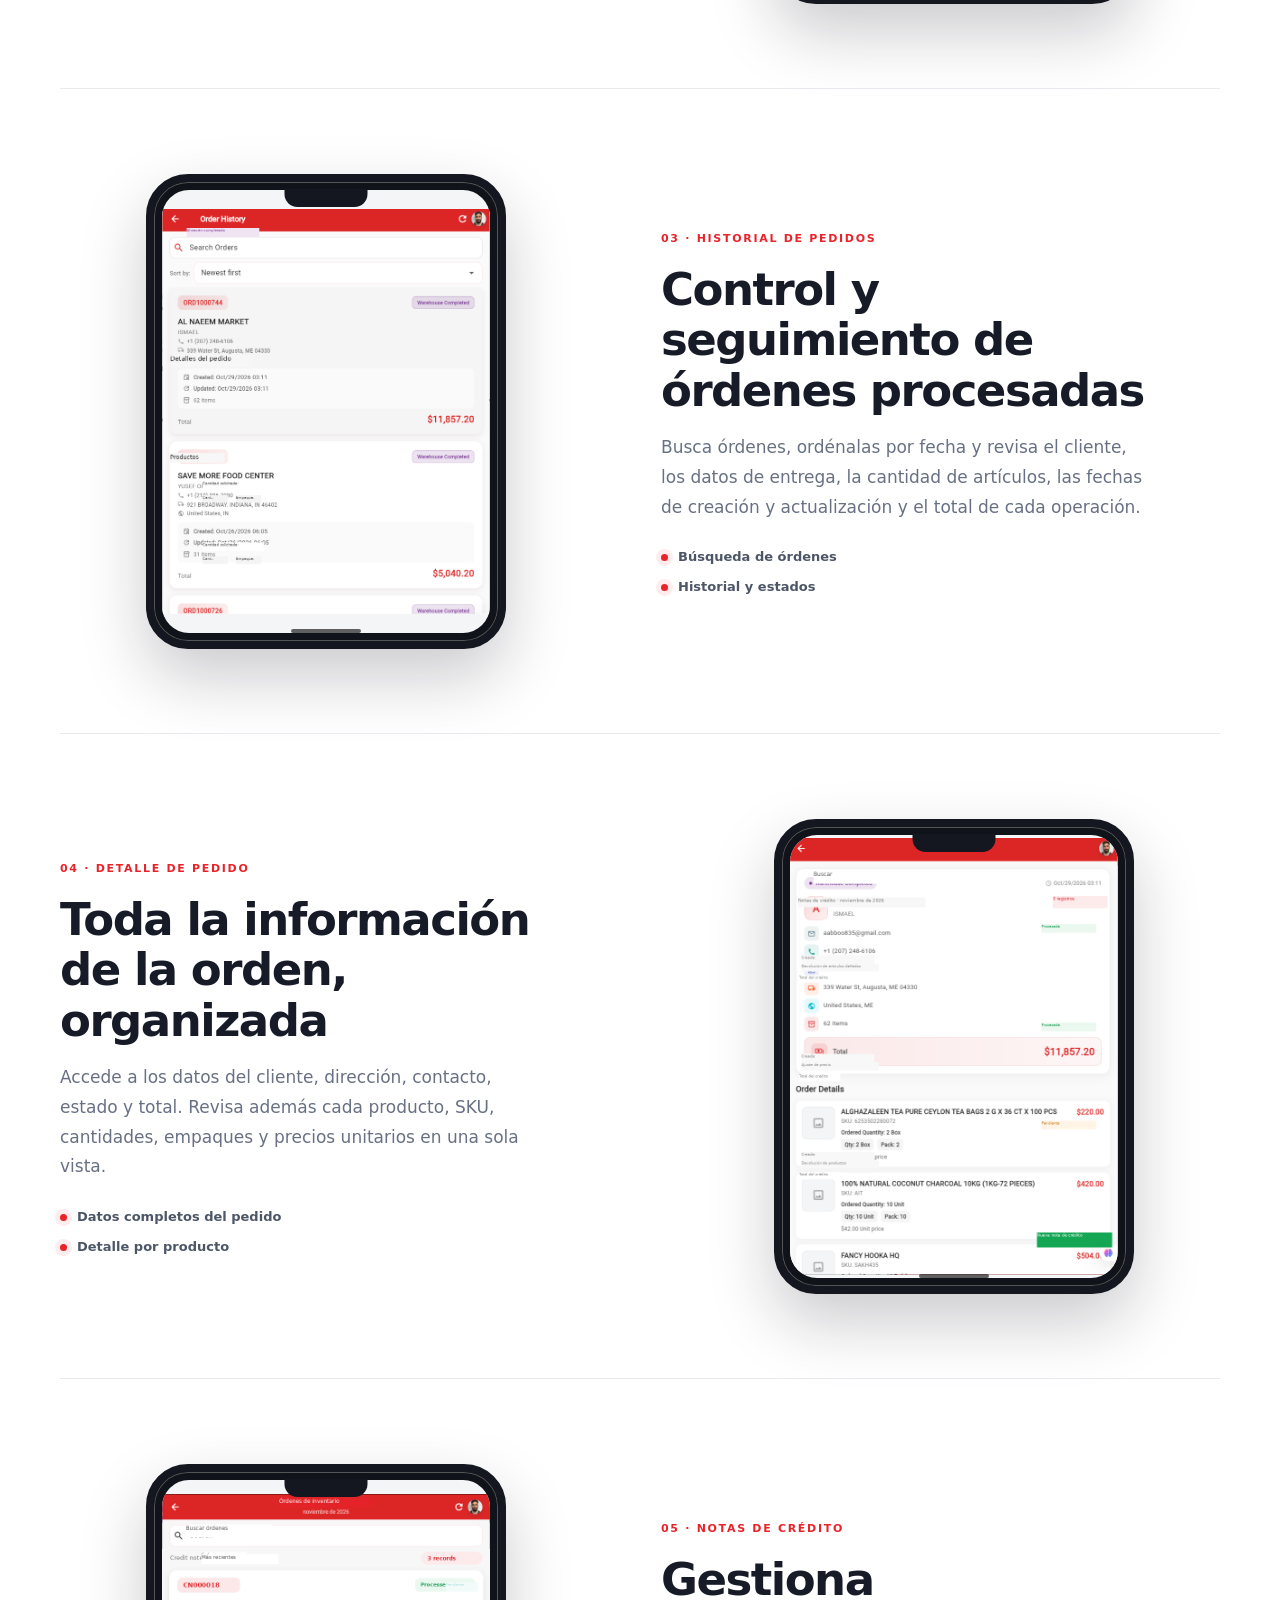
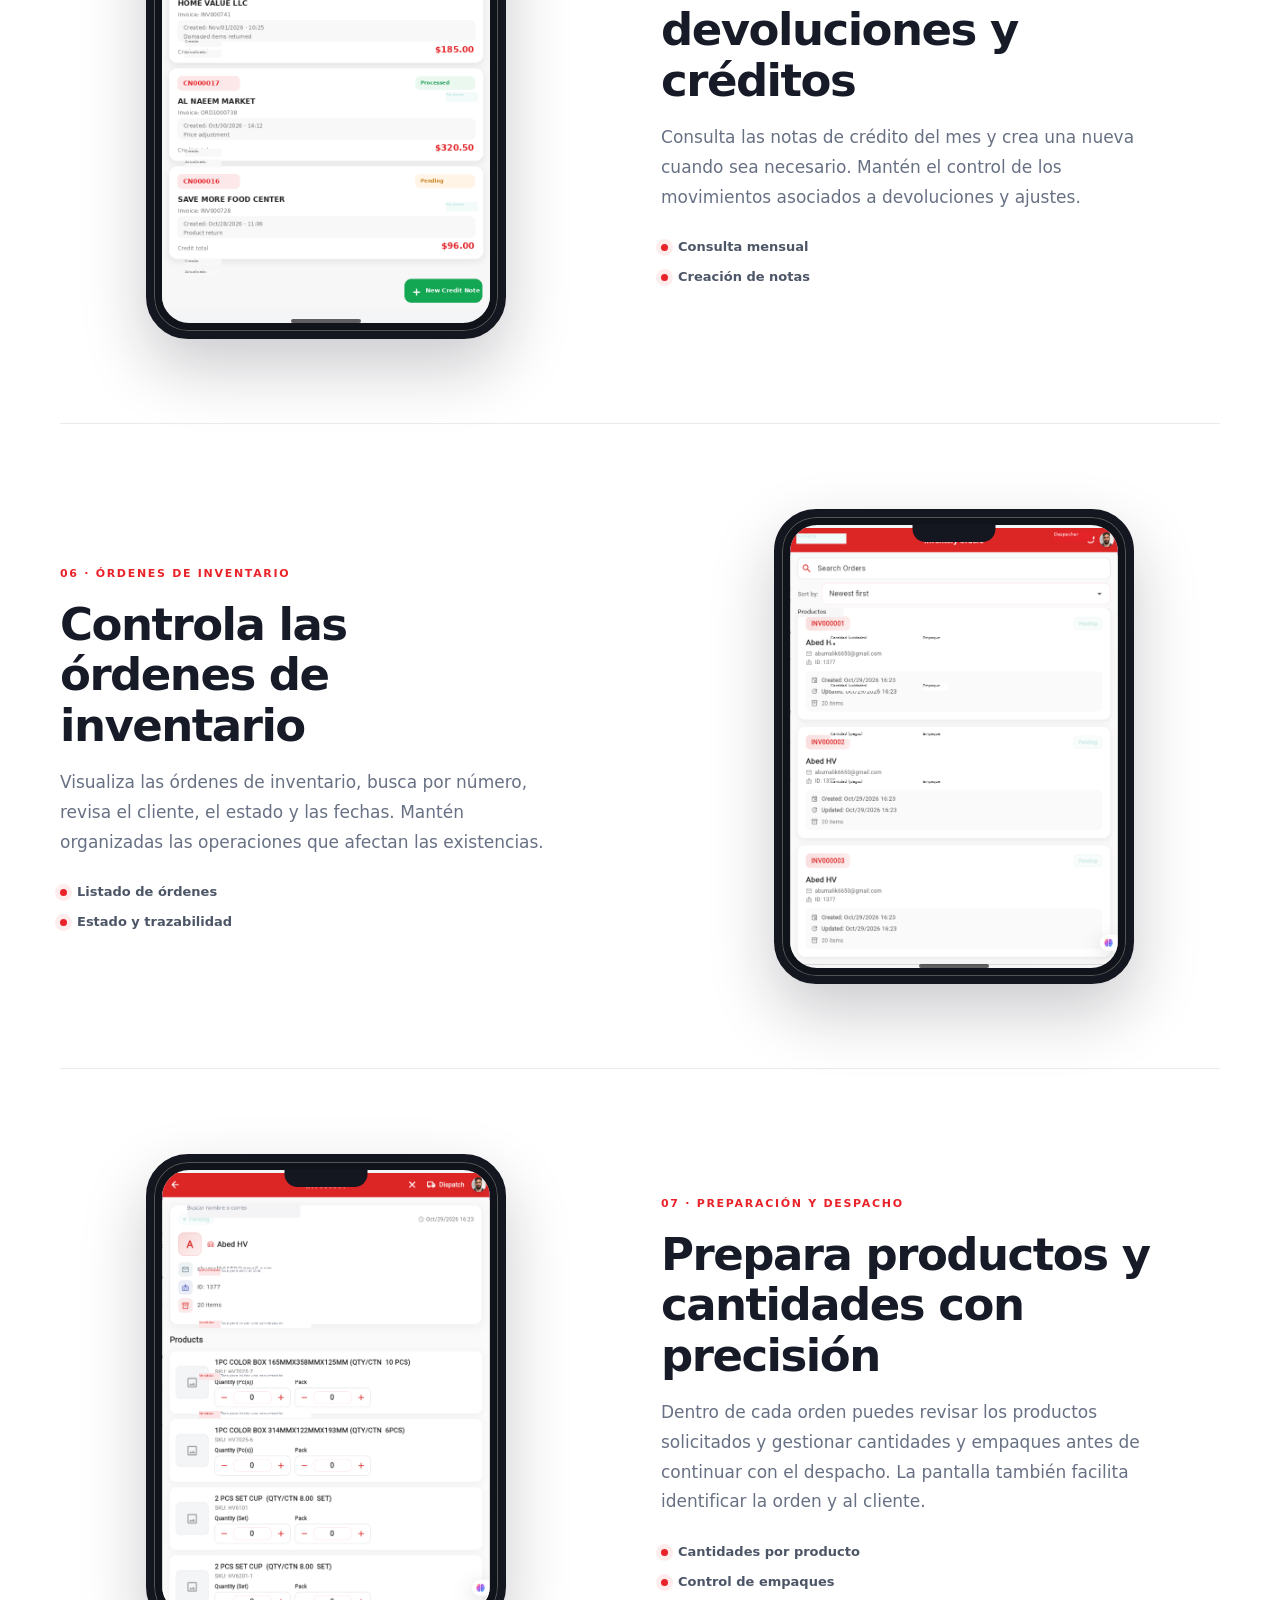
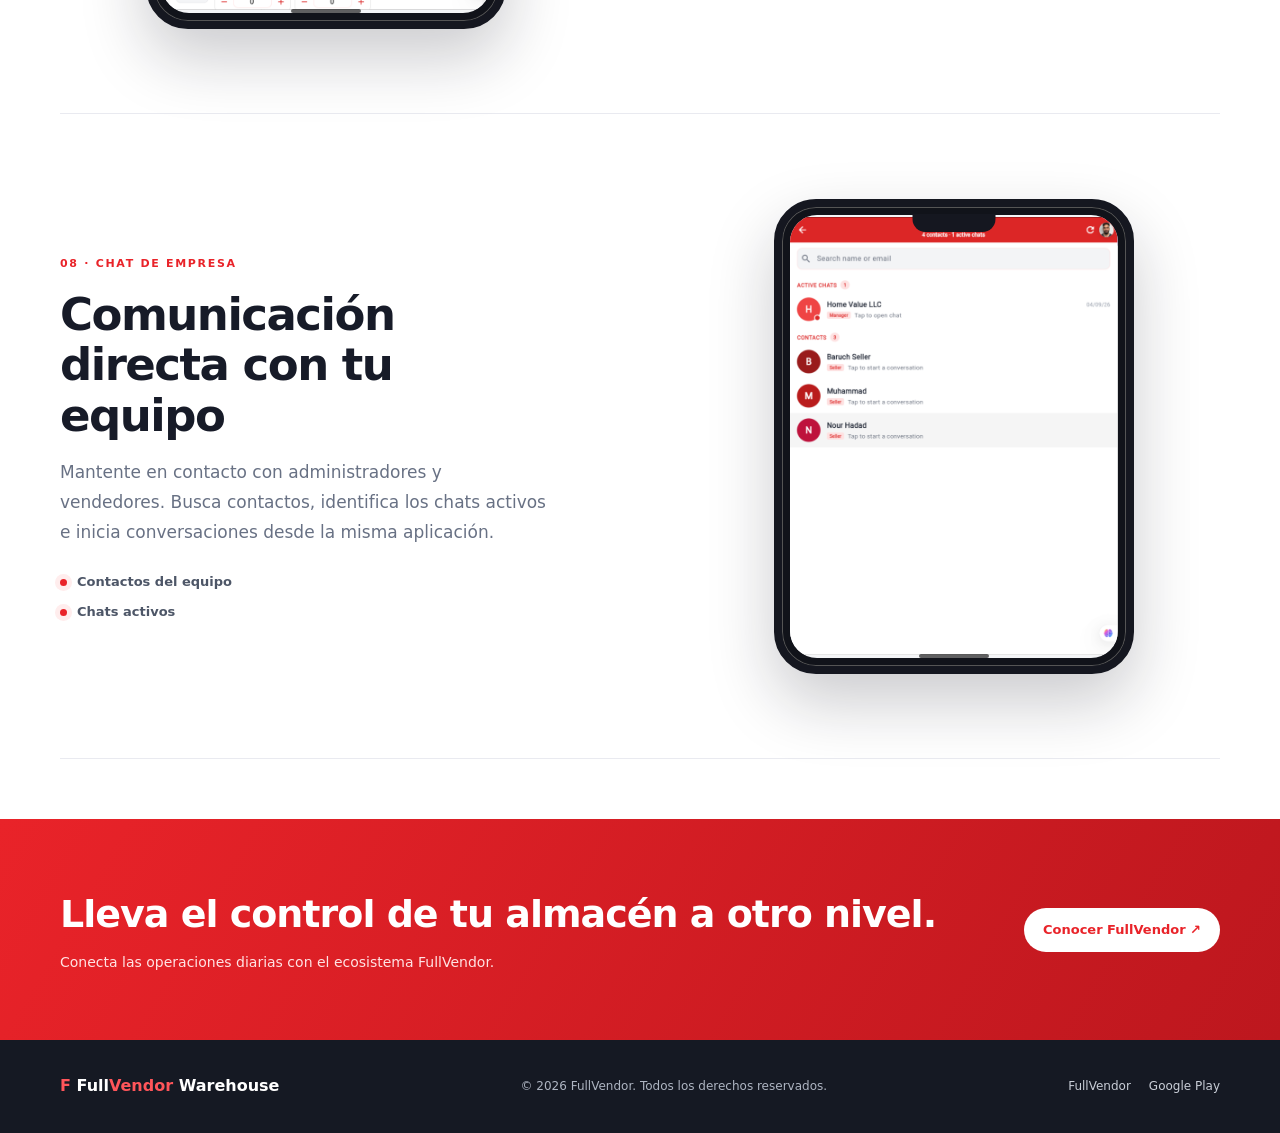
<file: FullVendor_Warehouse_Idiomas_v2/FullVendor_Warehouse.html>
<!DOCTYPE html>
<!DOCTYPE html>

<!DOCTYPE html>

<!DOCTYPE html>

<!DOCTYPE html>

<!DOCTYPE html>

<!DOCTYPE html>

<!DOCTYPE html>

<html lang="es">
<head>
<meta charset="utf-8"/>
<meta content="width=device-width, initial-scale=1" name="viewport"/>
<meta content="#e92329" name="theme-color"/>
<meta content="FullVendor Salesman: aplicación móvil para vendedores. Gestiona clientes, pedidos, categorías y comunicación comercial desde un solo lugar." name="description"/>
<title>FullVendor Salesman | Vende y gestiona desde cualquier lugar</title>
<style>
:root{--red:#e92329;--red-dark:#bd171e;--ink:#171b28;--muted:#687184;--line:#e9eaf0;--paper:#fff;--soft:#f7f8fb;--shadow:0 22px 65px rgba(24,28,40,.09)}
*{box-sizing:border-box}html{scroll-behavior:smooth}body{margin:0;background:#fff;color:var(--ink);font-family:Inter,ui-sans-serif,system-ui,-apple-system,"Segoe UI",Arial,sans-serif;line-height:1.55}a{color:inherit;text-decoration:none}.container{width:min(1160px,calc(100% - 44px));margin:auto}
header{position:sticky;top:0;z-index:30;background:rgba(255,255,255,.91);backdrop-filter:blur(16px);border-bottom:1px solid rgba(230,232,238,.8)}
.nav{height:76px;display:flex;align-items:center;justify-content:space-between;gap:24px}.brand{display:flex;align-items:center;gap:10px;font-size:19px;font-weight:850;letter-spacing:-.6px}.brand-mark{width:38px;height:38px;border-radius:12px;background:var(--red);display:grid;place-items:center;color:#fff;font-weight:900;font-size:21px;box-shadow:0 8px 18px #e9232930}.brand span:last-child{color:var(--red)}
nav{display:flex;align-items:center;gap:27px;color:#4f586a;font-size:13px;font-weight:650}nav a:hover{color:var(--red)}.nav-cta,.button{display:inline-flex;align-items:center;justify-content:center;gap:9px;border-radius:999px;padding:12px 19px;background:var(--red);color:#fff;font-size:13px;font-weight:750;box-shadow:0 9px 22px #e9232927;transition:.2s}.nav-cta:hover,.button:hover{background:var(--red-dark);transform:translateY(-2px)}
.hero{position:relative;overflow:hidden;background:radial-gradient(circle at 78% 25%,#ffe5e6 0,transparent 30%),linear-gradient(135deg,#fff 0%,#fff7f7 58%,#f8f9fc 100%);padding:92px 0 86px}
.hero:after{content:"";position:absolute;width:520px;height:520px;border:1px solid #f4bfc2;border-radius:50%;right:-120px;top:-220px;box-shadow:0 0 0 42px #fbe8e9,0 0 0 90px #fff1f2;opacity:.7}
.hero-grid{position:relative;z-index:1;display:grid;grid-template-columns:1.05fr .95fr;align-items:center;gap:55px}
.kicker,.eyebrow{color:var(--red);font-size:11px;font-weight:850;letter-spacing:1.7px;text-transform:uppercase}.hero h1{font-size:clamp(42px,6vw,70px);line-height:1.02;letter-spacing:-3.6px;margin:17px 0 20px;max-width:650px}.hero h1 em{font-style:normal;color:var(--red)}.hero-lead{font-size:19px;line-height:1.6;color:#586174;max-width:570px;margin:0 0 29px}.hero-actions{display:flex;gap:13px;flex-wrap:wrap}.button.secondary{background:#fff;color:var(--ink);border:1px solid #e7dadd;box-shadow:none}.hero-note{display:flex;gap:18px;flex-wrap:wrap;margin-top:30px;color:#747d8d;font-size:12px}.hero-note span{display:flex;align-items:center;gap:7px}.check{color:#1ba56a;font-weight:900}
.hero-visual{min-height:440px;display:flex;align-items:center;justify-content:center;position:relative}.hero-device{width:255px;height:510px;border:9px solid #171923;border-radius:42px;background:#171923;box-shadow:0 35px 65px rgba(18,22,34,.24);padding:5px;position:relative;transform:rotate(5deg);z-index:2}.hero-device:before{content:"";position:absolute;z-index:4;top:8px;left:50%;transform:translateX(-50%);width:78px;height:17px;background:#171923;border-radius:0 0 12px 12px}.hero-device img{width:100%;height:100%;object-fit:cover;border-radius:29px}.hero-device .device-island{position:absolute;z-index:5;top:5px;left:50%;transform:translateX(-50%);width:74px;height:16px;background:#171923;border-radius:0 0 12px 12px}.orbit{position:absolute;width:390px;height:390px;border:1px dashed #f0a7ab;border-radius:50%;z-index:0}.orbit:before,.orbit:after{content:"";position:absolute;width:52px;height:52px;border-radius:16px;background:#fff;box-shadow:var(--shadow);border:1px solid #f3e3e4}.orbit:before{top:30px;right:22px}.orbit:after{bottom:42px;left:3px}.float-label{position:absolute;background:#fff;padding:11px 15px;border-radius:13px;box-shadow:var(--shadow);font-size:12px;font-weight:800;z-index:3}.float-label.one{right:0;top:74px}.float-label.two{left:0;bottom:73px}
.trust-strip{border-bottom:1px solid var(--line);background:#fff}.trust-inner{display:flex;justify-content:center;align-items:center;gap:45px;flex-wrap:wrap;padding:23px 0;color:#6c7483;font-size:12px;font-weight:700}.trust-inner b{color:var(--ink)}
.section{padding:94px 0}.section-head{text-align:center;max-width:730px;margin:0 auto 48px}.section-head h2{font-size:clamp(30px,4vw,44px);letter-spacing:-1.7px;line-height:1.13;margin:13px 0}.section-head p{color:var(--muted);font-size:16px;margin:0}
.overview{background:var(--soft)}.overview-grid{display:grid;grid-template-columns:repeat(3,1fr);gap:16px}.overview-card{background:#fff;border:1px solid var(--line);border-radius:18px;padding:23px;box-shadow:0 8px 25px rgba(20,25,40,.035)}.overview-icon{width:42px;height:42px;border-radius:13px;background:#fff0f0;color:var(--red);display:grid;place-items:center;font-size:19px;font-weight:900}.overview-card h3{font-size:16px;margin:15px 0 6px}.overview-card p{font-size:13px;color:var(--muted);margin:0}
.features{padding-bottom:60px}.feature{display:grid;grid-template-columns:1fr .95fr;align-items:center;gap:70px;padding:62px 0;border-bottom:1px solid var(--line);min-height:560px}.feature:nth-child(even){grid-template-columns:.95fr 1fr}.feature:nth-child(even) .feature-copy{order:2}.feature:nth-child(even) .device-wrap{order:1}.feature-copy{max-width:490px}.feature-copy h3{font-size:clamp(29px,3.5vw,42px);line-height:1.13;letter-spacing:-1.5px;margin:15px 0}.feature-copy p{color:var(--muted);font-size:16px;line-height:1.8}.feature-points{display:grid;gap:10px;margin-top:25px;color:#4d5667;font-size:13px;font-weight:650}.feature-points span{display:flex;align-items:center;gap:10px}.feature-points i{width:7px;height:7px;background:var(--red);border-radius:50%;box-shadow:0 0 0 5px #ffeded}
.device-wrap{position:relative;display:flex;justify-content:center;align-items:center;min-height:520px}.device{position:relative;z-index:2;width:278px;height:535px;background:#11131a;border:8px solid #151720;border-radius:42px;padding:7px;box-shadow:0 28px 65px rgba(16,20,32,.22),inset 0 0 0 1px #555;overflow:hidden}.device-screen{height:100%;width:100%;border-radius:29px;overflow:hidden;background:#f4f5f7;display:flex;align-items:center;justify-content:center}.device-screen img{display:block;width:100%;height:100%;object-fit:cover;object-position:center}.device.tall .device-screen img{object-fit:cover}.device.wide{width:278px;height:535px;border-radius:42px;padding:7px}.device.wide .device-screen{border-radius:29px}.device.wide .device-screen img{object-fit:contain;background:#f4f5f7}.device-island{position:absolute;z-index:4;top:7px;left:50%;transform:translateX(-50%);width:83px;height:18px;background:#151720;border-radius:0 0 13px 13px}.device-home{position:absolute;z-index:4;bottom:8px;left:50%;transform:translateX(-50%);width:70px;height:4px;border-radius:5px;background:#111;opacity:.65}.device-glow{position:absolute;width:330px;height:330px;background:radial-gradient(circle,#ffe0e1 0,rgba(255,235,236,.45) 45%,transparent 72%);border-radius:50%;z-index:1}
.feature-wide .device-wrap{min-height:480px}
.cta-band{background:linear-gradient(120deg,#e92329,#bd171e);color:#fff;padding:66px 0}.cta-content{display:flex;align-items:center;justify-content:space-between;gap:30px}.cta-content h2{font-size:32px;letter-spacing:-1px;margin:0 0 8px}.cta-content p{margin:0;color:#ffe3e4;font-size:14px}.cta-band .button{background:#fff;color:var(--red);box-shadow:none;white-space:nowrap}
footer{background:#151923;color:#fff;padding:34px 0}.footer-inner{display:flex;align-items:center;justify-content:space-between;gap:20px}.footer-brand{font-weight:850}.footer-brand span{color:#ff555a}.footer-inner p{margin:0;color:#aeb5c2;font-size:12px}.footer-links{display:flex;gap:18px;color:#c9ced7;font-size:12px}
@media(max-width:850px){nav{gap:14px}.hero-grid{grid-template-columns:1fr;gap:15px}.hero-copy{text-align:center}.hero-lead{margin-left:auto;margin-right:auto}.hero-actions,.hero-note{justify-content:center}.hero-visual{min-height:460px}.overview-grid{grid-template-columns:repeat(2,1fr)}.feature,.feature:nth-child(even){grid-template-columns:1fr;gap:20px;padding:48px 0}.feature:nth-child(even) .feature-copy,.feature:nth-child(even) .device-wrap{order:initial}.feature-copy{text-align:center;margin:auto}.feature-points{text-align:left;width:max-content;max-width:100%;margin:22px auto}.device-wrap{min-height:490px}.device.wide{width:min(385px,90vw);height:410px}.cta-content{flex-direction:column;text-align:center}}
@media(max-width:600px){.container{width:min(100% - 30px,1160px)}.nav{height:65px}.brand{font-size:16px}.brand-mark{width:34px;height:34px}nav a:not(.nav-cta){display:none}.nav-cta{padding:10px 14px;font-size:12px}.hero{padding:65px 0 48px}.hero h1{letter-spacing:-2.3px}.hero-lead{font-size:16px}.hero-visual{min-height:420px}.hero-device{width:215px;height:430px}.orbit{width:320px;height:320px}.float-label.one{right:-3px;top:45px}.float-label.two{left:-3px;bottom:45px}.trust-inner{gap:14px;padding:18px 0}.section{padding:66px 0}.overview-grid{grid-template-columns:1fr}.section-head{margin-bottom:32px}.feature-copy h3{font-size:31px}.device{width:255px;height:505px}.device.wide{width:255px;height:505px;border-radius:42px}.device.wide .device-screen{border-radius:29px}.device-wrap{min-height:470px}.feature-wide .device-wrap{min-height:360px}.cta-content h2{font-size:27px}.footer-inner{flex-direction:column;text-align:center}.footer-links{flex-wrap:wrap;justify-content:center}}

/* --- Ajustes de presentación: capturas completas y jerarquía tipográfica --- */
.hero-device{
  width:min(390px,82vw)!important;
  height:auto!important;
  aspect-ratio:931 / 1005;
  padding:7px!important;
  border-radius:38px!important;
  background:#151720!important;
  overflow:hidden;
}
.hero-device img{
  width:100%!important;height:100%!important;
  object-fit:contain!important;object-position:center!important;
  background:#f4f5f7;border-radius:29px!important;
}
.hero-device:before,.hero-device .device-island{display:none!important}

/* Inicio y Pedidos: conservar la captura completa y su proporción original. */
.device.wide{
  width:min(410px,90vw)!important;
  height:auto!important;
  aspect-ratio:931 / 1005;
  padding:8px!important;
  border-radius:38px!important;
}
.device.wide .device-screen{
  width:100%;height:100%;
  border-radius:28px!important;
}
.device.wide .device-screen img{
  width:100%;height:100%;
  object-fit:contain!important;object-position:center!important;
  background:#f4f5f7;
}

/* Ninguna captura se recorta; las pantallas mantienen la imagen completa. */
.device-screen img{
  object-fit:contain!important;
  object-position:center!important;
  background:#f4f5f7;
}
.device:not(.wide){
  width:min(350px,86vw)!important;
  height:auto!important;
  aspect-ratio:673 / 1005;
}
.device:not(.wide) .device-screen{
  width:100%;height:100%;
}

/* Jerarquía clara: los títulos siempre destacan sobre sus subtítulos. */
.section-head h2{font-size:clamp(34px,4.2vw,46px)!important;line-height:1.12}
.section-head p{font-size:17px!important;line-height:1.65}
.overview-card h3{font-size:19px!important;line-height:1.25}
.overview-card p{font-size:14px!important;line-height:1.65}
.feature-copy h3{font-size:clamp(34px,3.7vw,44px)!important;line-height:1.12}
.feature-copy p{font-size:17px!important;line-height:1.75}
.cta-content h2{font-size:clamp(30px,3.4vw,38px)!important}
@media(max-width:600px){
  .hero-device{width:min(340px,88vw)!important;height:auto!important}
  .device.wide{width:min(360px,92vw)!important;height:auto!important}
  .device:not(.wide){width:min(330px,88vw)!important;height:auto!important}
  .feature-copy h3{font-size:34px!important}
  .section-head h2{font-size:34px!important}
}


/* Selector de idioma estilo FullVendor */
.nav{position:relative}
.language-picker{position:relative;margin-left:auto;margin-right:18px;flex:0 0 auto;z-index:30}
.language-current{height:39px;min-width:78px;display:flex;align-items:center;justify-content:center;gap:8px;padding:0 12px;border:1px solid #f0d8da;border-radius:999px;background:#fff;color:#242936;font:700 12px inherit;cursor:pointer;box-shadow:0 4px 14px rgba(25,30,45,.06)}
.language-flag{font-size:17px;line-height:1}.language-code{font-size:12px;font-weight:850;letter-spacing:.5px}.language-chevron{font-size:11px;color:#777}
.language-menu{display:none;position:absolute;right:0;top:47px;width:184px;padding:7px;background:#fff;border:1px solid #ececf0;border-radius:14px;box-shadow:0 16px 40px rgba(20,25,40,.16)}
.language-picker.open .language-menu{display:block}
.language-menu button{width:100%;display:flex;align-items:center;gap:11px;padding:10px 11px;border:0;border-radius:9px;background:transparent;color:#303746;text-align:left;font:600 13px inherit;cursor:pointer}
.language-menu button span{font-size:18px}.language-menu button:hover,.language-menu button.active{background:#fff0f0;color:#d9232b}
@media(max-width:850px){.language-picker{margin-left:auto;margin-right:0}.nav{gap:12px}}
@media(max-width:600px){.language-current{height:36px;min-width:70px;padding:0 9px}.language-menu{right:0;top:43px}}


/* FullVendor Warehouse — capturas completas en mockups verticales */
.hero-device{width:min(385px,82vw)!important;height:auto!important;aspect-ratio:728 / 953!important;padding:7px!important;overflow:hidden}
.hero-device img{width:100%!important;height:100%!important;object-fit:contain!important;object-position:center!important;background:#f4f5f7;border-radius:29px!important}
.hero-device:before,.hero-device .device-island{display:none!important}
.device:not(.wide){width:min(360px,88vw)!important;height:auto!important;aspect-ratio:728 / 960!important;padding:8px!important}
.device:not(.wide) .device-screen{width:100%;height:100%;border-radius:27px!important}
.device-screen img{width:100%!important;height:100%!important;object-fit:contain!important;object-position:center!important;background:#f4f5f7}
.feature{min-height:620px}
.feature-copy h3{font-size:clamp(34px,3.7vw,45px)!important;line-height:1.12}
.feature-copy p{font-size:17px!important;line-height:1.75}
.section-head h2{font-size:clamp(34px,4.2vw,46px)!important;line-height:1.12}
.section-head p{font-size:17px!important;line-height:1.65}
.overview-card h3{font-size:19px!important}
.overview-card p{font-size:14px!important;line-height:1.65}
@media(max-width:600px){
 .hero-device{width:min(340px,88vw)!important;height:auto!important}
 .device:not(.wide){width:min(340px,88vw)!important;height:auto!important}
 .feature-copy h3{font-size:34px!important}
 .section-head h2{font-size:34px!important}
}
</style>
</head>
<body>
<header>
<div class="container nav">
<a class="brand" href="#top"><span class="brand-mark">F</span> Full<span>Vendor</span> Warehouse</a>
<div class="language-picker" id="languagePicker">
<button aria-expanded="false" aria-haspopup="true" aria-label="Change language" class="language-current" type="button">
<span class="language-flag">🇪🇸</span><span class="language-code">ES</span><span class="language-chevron">▾</span>
</button>
<div class="language-menu" role="menu">
<button data-lang="es" type="button"><span>🇪🇸</span> Español</button>
<button data-lang="en" type="button"><span>🇬🇧</span> English</button>
<button data-lang="pt" type="button"><span>🇵🇹</span> Português</button>
<button data-lang="it" type="button"><span>🇮🇹</span> Italiano</button>
<button data-lang="de" type="button"><span>🇩🇪</span> Deutsch</button>
<button data-lang="ru" type="button"><span>🇷🇺</span> Русский</button>
<button data-lang="zh" type="button"><span>🇨🇳</span> 中文</button>
</div>
</div>
<nav><a data-i18n="Funciones" href="#funciones">Funciones</a><a data-i18n="La aplicación" href="#capturas">La aplicación</a><a data-i18n="Contacto" href="#contacto">Contacto</a><a class="nav-cta" data-i18n="Descargar en Google Play ↗" href="https://play.google.com/store/apps/details?id=com.fullvendorsalesmanv2" rel="noopener" target="_blank">Descargar en Google Play ↗</a></nav>
</div>
</header>
<main id="top">
<section class="hero">
<div class="container hero-grid">
<div class="hero-copy">
<div class="kicker" data-i18n="Control de almacén, siempre conectado">Control de almacén, siempre conectado</div>
<h1 data-i18n="Organiza tu almacén. Gestiona con precisión.">Organiza tu almacén.<br/><em>Gestiona con</em><br/>precisión.</h1>
<p class="hero-lead" data-i18n="FullVendor Warehouse conecta la recepción de pedidos, el historial, las notas de crédito, el inventario y la comunicación del equipo en una sola aplicación móvil.">FullVendor Warehouse conecta la recepción de pedidos, el historial, las notas de crédito, el inventario y la comunicación del equipo en una sola aplicación móvil.</p>
<div class="hero-actions">
<a class="button" data-i18n="Explorar la aplicación" href="#capturas">Explorar la aplicación <span>→</span></a>
<a class="button secondary" data-i18n="Conocer funciones" href="#funciones">Conocer funciones</a>
</div>
<div class="hero-note">
<span><b class="check">✓</b><span data-i18n="Recepción y despacho">Recepción y despacho</span></span>
<span><b class="check">✓</b><span data-i18n="Control de inventario">Control de inventario</span></span>
<span><b class="check">✓</b><span data-i18n="Gestión de órdenes">Gestión de órdenes</span></span>
</div>
</div>
<div class="hero-visual">
<div class="orbit"></div>
<div class="float-label one" data-i18n="📦 Operaciones de almacén">📦 Operaciones de almacén</div>
<div class="float-label two" data-i18n="📋 Pedidos e inventario">📋 Pedidos e inventario</div>
<div class="hero-device"><div class="device-island"></div><img alt="FullVendor Warehouse — pantalla principal" data-shot-index="0" src="images/home.png"/></div>
</div>
</div>
</section>
<div class="trust-strip"><div class="container trust-inner">
<span><b>FullVendor</b> · <span data-i18n="Ecosistema empresarial">Ecosistema empresarial</span></span>
<span data-i18n="Recepción de pedidos">Recepción de pedidos</span>
<span data-i18n="Control de inventario">Control de inventario</span>
<span data-i18n="Operaciones logísticas">Operaciones logísticas</span>
</div></div>
<section class="section overview" id="funciones">
<div class="container">
<div class="section-head">
<span class="eyebrow" data-i18n="Una app para el día a día">Una app para el día a día</span>
<h2 data-i18n="Todo el almacén bajo control">Todo el almacén bajo control</h2>
<p data-i18n="Centraliza las tareas operativas y consulta la información clave desde una interfaz clara, visual y fácil de usar.">Centraliza las tareas operativas y consulta la información clave desde una interfaz clara, visual y fácil de usar.</p>
</div>
<div class="overview-grid">
<div class="overview-card"><div class="overview-icon">▣</div><h3 data-i18n="Pedidos recibidos">Pedidos recibidos</h3><p data-i18n="Identifica órdenes entrantes y pendientes de procesar.">Identifica órdenes entrantes y pendientes de procesar.</p></div>
<div class="overview-card"><div class="overview-icon">▤</div><h3 data-i18n="Historial de órdenes">Historial de órdenes</h3><p data-i18n="Busca y consulta operaciones procesadas y sus estados.">Busca y consulta operaciones procesadas y sus estados.</p></div>
<div class="overview-card"><div class="overview-icon">＄</div><h3 data-i18n="Notas de crédito">Notas de crédito</h3><p data-i18n="Registra y revisa devoluciones y ajustes de crédito.">Registra y revisa devoluciones y ajustes de crédito.</p></div>
<div class="overview-card"><div class="overview-icon">▦</div><h3 data-i18n="Inventario">Inventario</h3><p data-i18n="Controla órdenes, productos, cantidades y empaques.">Controla órdenes, productos, cantidades y empaques.</p></div>
<div class="overview-card"><div class="overview-icon">☷</div><h3 data-i18n="Detalle de productos">Detalle de productos</h3><p data-i18n="Verifica SKU, unidades, cajas y precios por artículo.">Verifica SKU, unidades, cajas y precios por artículo.</p></div>
<div class="overview-card"><div class="overview-icon">▰</div><h3 data-i18n="Chat de empresa">Chat de empresa</h3><p data-i18n="Comunícate con administradores y miembros del equipo.">Comunícate con administradores y miembros del equipo.</p></div>
</div>
</div>
</section>
<section class="section features" id="capturas">
<div class="container">
<div class="section-head">
<span class="eyebrow" data-i18n="Conoce cada pantalla">Conoce cada pantalla</span>
<h2 data-i18n="Una experiencia móvil para la operación de almacén">Una experiencia móvil para la operación de almacén</h2>
<p data-i18n="Las capturas originales de FullVendor Warehouse se muestran completas dentro de marcos de dispositivo, sin recortar el contenido de las pantallas.">Las capturas originales de FullVendor Warehouse se muestran completas dentro de marcos de dispositivo, sin recortar el contenido de las pantallas.</p>
</div>
<article class="feature">
<div class="feature-copy">
<span class="eyebrow" data-i18n="01 · Panel principal">01 · Panel principal</span>
<h3 data-i18n="Tu operación de almacén en una sola pantalla">Tu operación de almacén en una sola pantalla</h3>
<p data-i18n="Visualiza pedidos recibidos, historial de órdenes, notas de crédito, inventario y comunicación con tu equipo desde un panel central.">Visualiza pedidos recibidos, historial de órdenes, notas de crédito, inventario y comunicación con tu equipo desde un panel central.</p>
<div class="feature-points">
<span><i></i><span data-i18n="Gestión rápida del almacén">Gestión rápida del almacén</span></span>
<span><i></i><span data-i18n="Indicadores y accesos directos">Indicadores y accesos directos</span></span>
</div>
</div>
<div class="device-wrap">
<div class="device tall">
<div class="device-island"></div>
<div class="device-screen"><img alt="Tu operación de almacén en una sola pantalla" data-shot-index="0" loading="lazy" src="images/overview.png"/></div>
<div class="device-home"></div>
</div>
<div class="device-glow"></div>
</div>
</article>
<article class="feature">
<div class="feature-copy">
<span class="eyebrow" data-i18n="02 · Pedidos recibidos">02 · Pedidos recibidos</span>
<h3 data-i18n="Revisa los pedidos pendientes de recibir">Revisa los pedidos pendientes de recibir</h3>
<p data-i18n="Consulta los pedidos entrantes que requieren procesamiento. Cuando no hay órdenes pendientes, la aplicación muestra claramente el estado vacío para que sepas que no hay tareas por recibir.">Consulta los pedidos entrantes que requieren procesamiento. Cuando no hay órdenes pendientes, la aplicación muestra claramente el estado vacío para que sepas que no hay tareas por recibir.</p>
<div class="feature-points">
<span><i></i><span data-i18n="Pedidos pendientes">Pedidos pendientes</span></span>
<span><i></i><span data-i18n="Actualización del estado">Actualización del estado</span></span>
</div>
</div>
<div class="device-wrap">
<div class="device tall">
<div class="device-island"></div>
<div class="device-screen"><img alt="Revisa los pedidos pendientes de recibir" data-shot-index="2" loading="lazy" src="images/pending-receive.png"/></div>
<div class="device-home"></div>
</div>
<div class="device-glow"></div>
</div>
</article>
<article class="feature">
<div class="feature-copy">
<span class="eyebrow" data-i18n="03 · Historial de pedidos">03 · Historial de pedidos</span>
<h3 data-i18n="Control y seguimiento de órdenes procesadas">Control y seguimiento de órdenes procesadas</h3>
<p data-i18n="Busca órdenes, ordénalas por fecha y revisa el cliente, los datos de entrega, la cantidad de artículos, las fechas de creación y actualización y el total de cada operación.">Busca órdenes, ordénalas por fecha y revisa el cliente, los datos de entrega, la cantidad de artículos, las fechas de creación y actualización y el total de cada operación.</p>
<div class="feature-points">
<span><i></i><span data-i18n="Búsqueda de órdenes">Búsqueda de órdenes</span></span>
<span><i></i><span data-i18n="Historial y estados">Historial y estados</span></span>
</div>
</div>
<div class="device-wrap">
<div class="device tall">
<div class="device-island"></div>
<div class="device-screen"><img alt="Control y seguimiento de órdenes procesadas" data-shot-index="3" loading="lazy" src="images/processed-orders.png"/></div>
<div class="device-home"></div>
</div>
<div class="device-glow"></div>
</div>
</article>
<article class="feature">
<div class="feature-copy">
<span class="eyebrow" data-i18n="04 · Detalle de pedido">04 · Detalle de pedido</span>
<h3 data-i18n="Toda la información de la orden, organizada">Toda la información de la orden, organizada</h3>
<p data-i18n="Accede a los datos del cliente, dirección, contacto, estado y total. Revisa además cada producto, SKU, cantidades, empaques y precios unitarios en una sola vista.">Accede a los datos del cliente, dirección, contacto, estado y total. Revisa además cada producto, SKU, cantidades, empaques y precios unitarios en una sola vista.</p>
<div class="feature-points">
<span><i></i><span data-i18n="Datos completos del pedido">Datos completos del pedido</span></span>
<span><i></i><span data-i18n="Detalle por producto">Detalle por producto</span></span>
</div>
</div>
<div class="device-wrap">
<div class="device tall">
<div class="device-island"></div>
<div class="device-screen"><img alt="Toda la información de la orden, organizada" data-shot-index="4" loading="lazy" src="images/order-detail.png"/></div>
<div class="device-home"></div>
</div>
<div class="device-glow"></div>
</div>
</article>
<article class="feature">
<div class="feature-copy">
<span class="eyebrow" data-i18n="05 · Notas de crédito">05 · Notas de crédito</span>
<h3 data-i18n="Gestiona devoluciones y créditos">Gestiona devoluciones y créditos</h3>
<p data-i18n="Consulta las notas de crédito del mes y crea una nueva cuando sea necesario. Mantén el control de los movimientos asociados a devoluciones y ajustes.">Consulta las notas de crédito del mes y crea una nueva cuando sea necesario. Mantén el control de los movimientos asociados a devoluciones y ajustes.</p>
<div class="feature-points">
<span><i></i><span data-i18n="Consulta mensual">Consulta mensual</span></span>
<span><i></i><span data-i18n="Creación de notas">Creación de notas</span></span>
</div>
</div>
<div class="device-wrap">
<div class="device tall">
<div class="device-island"></div>
<div class="device-screen"><img alt="Gestiona devoluciones y créditos" data-shot-index="5" loading="lazy" src="images/returns.png"/></div>
<div class="device-home"></div>
</div>
<div class="device-glow"></div>
</div>
</article>
<article class="feature">
<div class="feature-copy">
<span class="eyebrow" data-i18n="06 · Órdenes de inventario">06 · Órdenes de inventario</span>
<h3 data-i18n="Controla las órdenes de inventario">Controla las órdenes de inventario</h3>
<p data-i18n="Visualiza las órdenes de inventario, busca por número, revisa el cliente, el estado y las fechas. Mantén organizadas las operaciones que afectan las existencias.">Visualiza las órdenes de inventario, busca por número, revisa el cliente, el estado y las fechas. Mantén organizadas las operaciones que afectan las existencias.</p>
<div class="feature-points">
<span><i></i><span data-i18n="Listado de órdenes">Listado de órdenes</span></span>
<span><i></i><span data-i18n="Estado y trazabilidad">Estado y trazabilidad</span></span>
</div>
</div>
<div class="device-wrap">
<div class="device tall">
<div class="device-island"></div>
<div class="device-screen"><img alt="Controla las órdenes de inventario" data-shot-index="6" loading="lazy" src="images/inventory-orders.png"/></div>
<div class="device-home"></div>
</div>
<div class="device-glow"></div>
</div>
</article>
<article class="feature">
<div class="feature-copy">
<span class="eyebrow" data-i18n="07 · Preparación y despacho">07 · Preparación y despacho</span>
<h3 data-i18n="Prepara productos y cantidades con precisión">Prepara productos y cantidades con precisión</h3>
<p data-i18n="Dentro de cada orden puedes revisar los productos solicitados y gestionar cantidades y empaques antes de continuar con el despacho. La pantalla también facilita identificar la orden y al cliente.">Dentro de cada orden puedes revisar los productos solicitados y gestionar cantidades y empaques antes de continuar con el despacho. La pantalla también facilita identificar la orden y al cliente.</p>
<div class="feature-points">
<span><i></i><span data-i18n="Cantidades por producto">Cantidades por producto</span></span>
<span><i></i><span data-i18n="Control de empaques">Control de empaques</span></span>
</div>
</div>
<div class="device-wrap">
<div class="device tall">
<div class="device-island"></div>
<div class="device-screen"><img alt="Prepara productos y cantidades con precisión" data-shot-index="7" loading="lazy" src="images/prepare-products.png"/></div>
<div class="device-home"></div>
</div>
<div class="device-glow"></div>
</div>
</article>
<article class="feature">
<div class="feature-copy">
<span class="eyebrow" data-i18n="08 · Chat de empresa">08 · Chat de empresa</span>
<h3 data-i18n="Comunicación directa con tu equipo">Comunicación directa con tu equipo</h3>
<p data-i18n="Mantente en contacto con administradores y vendedores. Busca contactos, identifica los chats activos e inicia conversaciones desde la misma aplicación.">Mantente en contacto con administradores y vendedores. Busca contactos, identifica los chats activos e inicia conversaciones desde la misma aplicación.</p>
<div class="feature-points">
<span><i></i><span data-i18n="Contactos del equipo">Contactos del equipo</span></span>
<span><i></i><span data-i18n="Chats activos">Chats activos</span></span>
</div>
</div>
<div class="device-wrap">
<div class="device tall">
<div class="device-island"></div>
<div class="device-screen"><img alt="Comunicación directa con tu equipo" data-shot-index="8" loading="lazy" src="images/chat.png"/></div>
<div class="device-home"></div>
</div>
<div class="device-glow"></div>
</div>
</article>
</div>
</section>
<section class="cta-band" id="contacto">
<div class="container cta-content">
<div><h2 data-i18n="Lleva el control de tu almacén a otro nivel.">Lleva el control de tu almacén a otro nivel.</h2>
<p data-i18n="Conecta las operaciones diarias con el ecosistema FullVendor.">Conecta las operaciones diarias con el ecosistema FullVendor.</p></div>
<a class="button" data-i18n="Conocer FullVendor ↗" href="https://web.fullvendor.com/" rel="noopener" target="_blank">Conocer FullVendor ↗</a>
</div>
</section>
</main>
<footer><div class="container footer-inner"><div class="footer-brand"><span class="footer-brand">F</span> Full<span>Vendor</span> Warehouse</div><p data-i18n="© 2026 FullVendor. Todos los derechos reservados.">© 2026 FullVendor. Todos los derechos reservados.</p><div class="footer-links"><a href="https://web.fullvendor.com/">FullVendor</a><a href="https://play.google.com/store/apps/details?id=com.fullvendorsalesmanv2">Google Play</a></div></div></footer>
<script>
(function(){
 const names={es:{flag:'🇪🇸',code:'ES'},en:{flag:'🇬🇧',code:'EN'},pt:{flag:'🇵🇹',code:'PT'},it:{flag:'🇮🇹',code:'IT'},de:{flag:'🇩🇪',code:'DE'},ru:{flag:'🇷🇺',code:'RU'},zh:{flag:'🇨🇳',code:'中文'}};
 const dict={"en":{"Descargar en Google Play ↗":"Get it on Google Play ↗","Control de almacén, siempre conectado":"Warehouse operations, always connected","Organiza tu almacén.":"Organize your warehouse.","Gestiona con":"Manage with","precisión.":"precision.","FullVendor Warehouse conecta la recepción de pedidos, el historial, las notas de crédito, el inventario y la comunicación del equipo en una sola aplicación móvil.":"FullVendor Warehouse brings order receiving, order history, credit notes, inventory and team communication together in one mobile app.","Explorar la aplicación":"Explore the app","Conocer funciones":"Explore features","Recepción y despacho":"Receiving and dispatch","Control de inventario":"Inventory control","Gestión de órdenes":"Order management","📦 Operaciones de almacén":"📦 Warehouse operations","📋 Pedidos e inventario":"📋 Orders and inventory","Ecosistema empresarial":"Business ecosystem","Recepción de pedidos":"Order receiving","Operaciones logísticas":"Logistics operations","Una app para el día a día":"One app for everyday work","Todo el almacén bajo control":"Your entire warehouse under control","Centraliza las tareas operativas y consulta la información clave desde una interfaz clara, visual y fácil de usar.":"Centralize operations and access key information through a clear, visual and easy-to-use interface.","Pedidos recibidos":"Orders received","Identifica órdenes entrantes y pendientes de procesar.":"Identify incoming orders waiting to be processed.","Historial de órdenes":"Order history","Busca y consulta operaciones procesadas y sus estados.":"Search processed operations and review their status.","Notas de crédito":"Credit notes","Registra y revisa devoluciones y ajustes de crédito.":"Record and review returns and credit adjustments.","Inventario":"Inventory","Controla órdenes, productos, cantidades y empaques.":"Manage orders, products, quantities and packs.","Detalle de productos":"Product details","Verifica SKU, unidades, cajas y precios por artículo.":"Check SKUs, units, boxes and item prices.","Chat de empresa":"Company chat","Comunícate con administradores y miembros del equipo.":"Communicate with managers and team members.","Conoce cada pantalla":"Explore every screen","Una experiencia móvil para la operación de almacén":"A mobile experience for warehouse operations","Las capturas originales de FullVendor Warehouse se muestran completas dentro de marcos de dispositivo, sin recortar el contenido de las pantallas.":"Original FullVendor Warehouse screenshots are shown in device frames with the full screen content visible.","01 · Panel principal":"01 · Main dashboard","Tu operación de almacén en una sola pantalla":"Your warehouse operations on one screen","Visualiza pedidos recibidos, historial de órdenes, notas de crédito, inventario y comunicación con tu equipo desde un panel central.":"View received orders, order history, credit notes, inventory and team communication from one central dashboard.","Gestión rápida del almacén":"Quick warehouse management","Indicadores y accesos directos":"Metrics and shortcuts","02 · Pedidos recibidos":"02 · Orders received","Revisa los pedidos pendientes de recibir":"Review orders waiting to be received","Consulta los pedidos entrantes que requieren procesamiento. Cuando no hay órdenes pendientes, la aplicación muestra claramente el estado vacío para que sepas que no hay tareas por recibir.":"Review incoming orders that need processing. When there are no pending orders, the app clearly displays an empty state.","Pedidos pendientes":"Pending orders","Actualización del estado":"Status updates","03 · Historial de pedidos":"03 · Order history","Control y seguimiento de órdenes procesadas":"Track and manage processed orders","Busca órdenes, ordénalas por fecha y revisa el cliente, los datos de entrega, la cantidad de artículos, las fechas de creación y actualización y el total de cada operación.":"Search orders, sort by date, and review customer and delivery details, item counts, creation and update dates, and order totals.","Búsqueda de órdenes":"Order search","Historial y estados":"History and statuses","04 · Detalle de pedido":"04 · Order details","Toda la información de la orden, organizada":"All order information, clearly organized","Accede a los datos del cliente, dirección, contacto, estado y total. Revisa además cada producto, SKU, cantidades, empaques y precios unitarios en una sola vista.":"Access customer details, address, contact information, status and total. Review every product, SKU, quantity, pack and unit price in one view.","Datos completos del pedido":"Complete order details","Detalle por producto":"Item-level details","05 · Notas de crédito":"05 · Credit notes","Gestiona devoluciones y créditos":"Manage returns and credits","Consulta las notas de crédito del mes y crea una nueva cuando sea necesario. Mantén el control de los movimientos asociados a devoluciones y ajustes.":"Review monthly credit notes and create new ones when needed. Keep track of returns and adjustments.","Consulta mensual":"Monthly overview","Creación de notas":"Create credit notes","06 · Órdenes de inventario":"06 · Inventory orders","Controla las órdenes de inventario":"Manage inventory orders","Visualiza las órdenes de inventario, busca por número, revisa el cliente, el estado y las fechas. Mantén organizadas las operaciones que afectan las existencias.":"View inventory orders, search by number, and review customer, status and dates. Keep stock-related operations organized.","Listado de órdenes":"Order list","Estado y trazabilidad":"Status and traceability","07 · Preparación y despacho":"07 · Picking and dispatch","Prepara productos y cantidades con precisión":"Prepare products and quantities accurately","Dentro de cada orden puedes revisar los productos solicitados y gestionar cantidades y empaques antes de continuar con el despacho. La pantalla también facilita identificar la orden y al cliente.":"Review requested products and manage quantities and packs before dispatch. The screen also makes it easy to identify the order and customer.","Cantidades por producto":"Quantities per product","Control de empaques":"Pack control","08 · Chat de empresa":"08 · Company chat","Comunicación directa con tu equipo":"Direct communication with your team","Mantente en contacto con administradores y vendedores. Busca contactos, identifica los chats activos e inicia conversaciones desde la misma aplicación.":"Stay in touch with managers and sales reps. Search contacts, identify active chats and start conversations in the app.","Contactos del equipo":"Team contacts","Chats activos":"Active chats","Lleva el control de tu almacén a otro nivel.":"Take your warehouse management to the next level.","Conecta las operaciones diarias con el ecosistema FullVendor.":"Connect daily operations to the FullVendor ecosystem.","Conocer FullVendor ↗":"Discover FullVendor ↗","© 2026 FullVendor. Todos los derechos reservados.":"© 2026 FullVendor. All rights reserved."},"pt":{"Descargar en Google Play ↗":"Baixar no Google Play ↗","Control de almacén, siempre conectado":"Gestão de armazém sempre conectada","Organiza tu almacén.":"Organize seu armazém.","Gestiona con":"Gerencie com","precisión.":"precisão.","FullVendor Warehouse conecta la recepción de pedidos, el historial, las notas de crédito, el inventario y la comunicación del equipo en una sola aplicación móvil.":"O FullVendor Warehouse reúne recebimento de pedidos, histórico, notas de crédito, inventário e comunicação da equipe em um único aplicativo móvel.","Explorar la aplicación":"Explorar o aplicativo","Conocer funciones":"Conhecer recursos","Recepción y despacho":"Recebimento e expedição","Control de inventario":"Controle de estoque","Gestión de órdenes":"Gestão de pedidos","📦 Operaciones de almacén":"📦 Operações de armazém","📋 Pedidos e inventario":"📋 Pedidos e estoque","Ecosistema empresarial":"Ecossistema empresarial","Recepción de pedidos":"Recebimento de pedidos","Operaciones logísticas":"Operações logísticas","Una app para el día a día":"Um app para o dia a dia","Todo el almacén bajo control":"Todo o armazém sob controle","Centraliza las tareas operativas y consulta la información clave desde una interfaz clara, visual y fácil de usar.":"Centralize as tarefas operacionais e consulte informações importantes em uma interface clara e fácil de usar.","Pedidos recibidos":"Pedidos recebidos","Identifica órdenes entrantes y pendientes de procesar.":"Identifique pedidos recebidos que aguardam processamento.","Historial de órdenes":"Histórico de pedidos","Busca y consulta operaciones procesadas y sus estados.":"Pesquise operações processadas e consulte seus status.","Notas de crédito":"Notas de crédito","Registra y revisa devoluciones y ajustes de crédito.":"Registre e consulte devoluções e ajustes de crédito.","Inventario":"Estoque","Controla órdenes, productos, cantidades y empaques.":"Controle pedidos, produtos, quantidades e embalagens.","Detalle de productos":"Detalhes dos produtos","Verifica SKU, unidades, cajas y precios por artículo.":"Confira SKU, unidades, caixas e preços por item.","Chat de empresa":"Chat da empresa","Comunícate con administradores y miembros del equipo.":"Comunique-se com administradores e membros da equipe.","Conoce cada pantalla":"Conheça cada tela","Una experiencia móvil para la operación de almacén":"Uma experiência móvel para operações de armazém","Las capturas originales de FullVendor Warehouse se muestran completas dentro de marcos de dispositivo, sin recortar el contenido de las pantallas.":"As capturas originais do FullVendor Warehouse são exibidas completas em molduras de dispositivos, sem cortes.","01 · Panel principal":"01 · Painel principal","Tu operación de almacén en una sola pantalla":"Sua operação de armazém em uma única tela","Visualiza pedidos recibidos, historial de órdenes, notas de crédito, inventario y comunicación con tu equipo desde un panel central.":"Visualize pedidos recebidos, histórico, notas de crédito, estoque e comunicação com a equipe em um painel central.","Gestión rápida del almacén":"Gestão rápida do armazém","Indicadores y accesos directos":"Indicadores e atalhos","02 · Pedidos recibidos":"02 · Pedidos recebidos","Revisa los pedidos pendientes de recibir":"Consulte os pedidos pendentes de recebimento","Consulta los pedidos entrantes que requieren procesamiento. Cuando no hay órdenes pendientes, la aplicación muestra claramente el estado vacío para que sepas que no hay tareas por recibir.":"Consulte os pedidos recebidos que precisam de processamento. Quando não houver pedidos pendentes, o aplicativo exibirá essa informação claramente.","Pedidos pendientes":"Pedidos pendentes","Actualización del estado":"Atualização de status","03 · Historial de pedidos":"03 · Histórico de pedidos","Control y seguimiento de órdenes procesadas":"Controle e acompanhe pedidos processados","Busca órdenes, ordénalas por fecha y revisa el cliente, los datos de entrega, la cantidad de artículos, las fechas de creación y actualización y el total de cada operación.":"Pesquise pedidos, ordene por data e confira cliente, entrega, quantidade de itens, datas e total de cada operação.","Búsqueda de órdenes":"Busca de pedidos","Historial y estados":"Histórico e status","04 · Detalle de pedido":"04 · Detalhes do pedido","Toda la información de la orden, organizada":"Todas as informações do pedido organizadas","Accede a los datos del cliente, dirección, contacto, estado y total. Revisa además cada producto, SKU, cantidades, empaques y precios unitarios en una sola vista.":"Acesse dados do cliente, endereço, contato, status e total. Confira produtos, SKU, quantidades, embalagens e preços unitários em uma única tela.","Datos completos del pedido":"Dados completos do pedido","Detalle por producto":"Detalhes por produto","05 · Notas de crédito":"05 · Notas de crédito","Gestiona devoluciones y créditos":"Gerencie devoluções e créditos","Consulta las notas de crédito del mes y crea una nueva cuando sea necesario. Mantén el control de los movimientos asociados a devoluciones y ajustes.":"Consulte as notas de crédito do mês e crie novas quando necessário. Acompanhe devoluções e ajustes.","Consulta mensual":"Consulta mensal","Creación de notas":"Criação de notas","06 · Órdenes de inventario":"06 · Pedidos de estoque","Controla las órdenes de inventario":"Controle os pedidos de estoque","Visualiza las órdenes de inventario, busca por número, revisa el cliente, el estado y las fechas. Mantén organizadas las operaciones que afectan las existencias.":"Visualize pedidos de estoque, pesquise por número e confira cliente, status e datas.","Listado de órdenes":"Lista de pedidos","Estado y trazabilidad":"Status e rastreabilidade","07 · Preparación y despacho":"07 · Separação e expedição","Prepara productos y cantidades con precisión":"Prepare produtos e quantidades com precisão","Dentro de cada orden puedes revisar los productos solicitados y gestionar cantidades y empaques antes de continuar con el despacho. La pantalla también facilita identificar la orden y al cliente.":"Em cada pedido, confira os produtos e gerencie quantidades e embalagens antes da expedição.","Cantidades por producto":"Quantidades por produto","Control de empaques":"Controle de embalagens","08 · Chat de empresa":"08 · Chat da empresa","Comunicación directa con tu equipo":"Comunicação direta com sua equipe","Mantente en contacto con administradores y vendedores. Busca contactos, identifica los chats activos e inicia conversaciones desde la misma aplicación.":"Mantenha contato com administradores e vendedores. Pesquise contatos, veja chats ativos e inicie conversas pelo aplicativo.","Contactos del equipo":"Contatos da equipe","Chats activos":"Chats ativos","Lleva el control de tu almacén a otro nivel.":"Leve a gestão do seu armazém a outro nível.","Conecta las operaciones diarias con el ecosistema FullVendor.":"Conecte as operações diárias ao ecossistema FullVendor.","Conocer FullVendor ↗":"Conheça o FullVendor ↗","© 2026 FullVendor. Todos los derechos reservados.":"© 2026 FullVendor. Todos os direitos reservados."},"it":{"Descargar en Google Play ↗":"Scarica su Google Play ↗","Control de almacén, siempre conectado":"Operazioni di magazzino, sempre connesse","Organiza tu almacén.":"Organizza il magazzino.","Gestiona con":"Gestisci con","precisión.":"precisione.","FullVendor Warehouse conecta la recepción de pedidos, el historial, las notas de crédito, el inventario y la comunicación del equipo en una sola aplicación móvil.":"FullVendor Warehouse riunisce ricezione ordini, cronologia, note di credito, inventario e comunicazione del team in un'unica app mobile.","Explorar la aplicación":"Esplora l'app","Conocer funciones":"Scopri le funzionalità","Recepción y despacho":"Ricezione e spedizione","Control de inventario":"Controllo inventario","Gestión de órdenes":"Gestione ordini","📦 Operaciones de almacén":"📦 Operazioni di magazzino","📋 Pedidos e inventario":"📋 Ordini e inventario","Ecosistema empresarial":"Ecosistema aziendale","Recepción de pedidos":"Ricezione ordini","Operaciones logísticas":"Operazioni logistiche","Una app para el día a día":"Un'app per ogni giorno","Todo el almacén bajo control":"Tutto il magazzino sotto controllo","Centraliza las tareas operativas y consulta la información clave desde una interfaz clara, visual y fácil de usar.":"Centralizza le attività operative e consulta le informazioni chiave da un'interfaccia chiara e intuitiva.","Pedidos recibidos":"Orders received","Identifica órdenes entrantes y pendientes de procesar.":"Identify incoming orders waiting to be processed.","Historial de órdenes":"Order history","Busca y consulta operaciones procesadas y sus estados.":"Search processed operations and review their status.","Notas de crédito":"Credit notes","Registra y revisa devoluciones y ajustes de crédito.":"Record and review returns and credit adjustments.","Inventario":"Inventory","Controla órdenes, productos, cantidades y empaques.":"Manage orders, products, quantities and packs.","Detalle de productos":"Product details","Verifica SKU, unidades, cajas y precios por artículo.":"Check SKUs, units, boxes and item prices.","Chat de empresa":"Company chat","Comunícate con administradores y miembros del equipo.":"Communicate with managers and team members.","Conoce cada pantalla":"Explore every screen","Una experiencia móvil para la operación de almacén":"A mobile experience for warehouse operations","Las capturas originales de FullVendor Warehouse se muestran completas dentro de marcos de dispositivo, sin recortar el contenido de las pantallas.":"Original FullVendor Warehouse screenshots are shown in device frames with the full screen content visible.","01 · Panel principal":"01 · Main dashboard","Tu operación de almacén en una sola pantalla":"Your warehouse operations on one screen","Visualiza pedidos recibidos, historial de órdenes, notas de crédito, inventario y comunicación con tu equipo desde un panel central.":"View received orders, order history, credit notes, inventory and team communication from one central dashboard.","Gestión rápida del almacén":"Quick warehouse management","Indicadores y accesos directos":"Metrics and shortcuts","02 · Pedidos recibidos":"02 · Orders received","Revisa los pedidos pendientes de recibir":"Review orders waiting to be received","Consulta los pedidos entrantes que requieren procesamiento. Cuando no hay órdenes pendientes, la aplicación muestra claramente el estado vacío para que sepas que no hay tareas por recibir.":"Review incoming orders that need processing. When there are no pending orders, the app clearly displays an empty state.","Pedidos pendientes":"Pending orders","Actualización del estado":"Status updates","03 · Historial de pedidos":"03 · Order history","Control y seguimiento de órdenes procesadas":"Track and manage processed orders","Busca órdenes, ordénalas por fecha y revisa el cliente, los datos de entrega, la cantidad de artículos, las fechas de creación y actualización y el total de cada operación.":"Search orders, sort by date, and review customer and delivery details, item counts, creation and update dates, and order totals.","Búsqueda de órdenes":"Order search","Historial y estados":"History and statuses","04 · Detalle de pedido":"04 · Order details","Toda la información de la orden, organizada":"All order information, clearly organized","Accede a los datos del cliente, dirección, contacto, estado y total. Revisa además cada producto, SKU, cantidades, empaques y precios unitarios en una sola vista.":"Access customer details, address, contact information, status and total. Review every product, SKU, quantity, pack and unit price in one view.","Datos completos del pedido":"Complete order details","Detalle por producto":"Item-level details","05 · Notas de crédito":"05 · Credit notes","Gestiona devoluciones y créditos":"Manage returns and credits","Consulta las notas de crédito del mes y crea una nueva cuando sea necesario. Mantén el control de los movimientos asociados a devoluciones y ajustes.":"Review monthly credit notes and create new ones when needed. Keep track of returns and adjustments.","Consulta mensual":"Monthly overview","Creación de notas":"Create credit notes","06 · Órdenes de inventario":"06 · Inventory orders","Controla las órdenes de inventario":"Manage inventory orders","Visualiza las órdenes de inventario, busca por número, revisa el cliente, el estado y las fechas. Mantén organizadas las operaciones que afectan las existencias.":"View inventory orders, search by number, and review customer, status and dates. Keep stock-related operations organized.","Listado de órdenes":"Order list","Estado y trazabilidad":"Status and traceability","07 · Preparación y despacho":"07 · Picking and dispatch","Prepara productos y cantidades con precisión":"Prepare products and quantities accurately","Dentro de cada orden puedes revisar los productos solicitados y gestionar cantidades y empaques antes de continuar con el despacho. La pantalla también facilita identificar la orden y al cliente.":"Review requested products and manage quantities and packs before dispatch. The screen also makes it easy to identify the order and customer.","Cantidades por producto":"Quantities per product","Control de empaques":"Pack control","08 · Chat de empresa":"08 · Company chat","Comunicación directa con tu equipo":"Direct communication with your team","Mantente en contacto con administradores y vendedores. Busca contactos, identifica los chats activos e inicia conversaciones desde la misma aplicación.":"Stay in touch with managers and sales reps. Search contacts, identify active chats and start conversations in the app.","Contactos del equipo":"Team contacts","Chats activos":"Active chats","Lleva el control de tu almacén a otro nivel.":"Take your warehouse management to the next level.","Conecta las operaciones diarias con el ecosistema FullVendor.":"Connect daily operations to the FullVendor ecosystem.","Conocer FullVendor ↗":"Discover FullVendor ↗","© 2026 FullVendor. Todos los derechos reservados.":"© 2026 FullVendor. All rights reserved."},"de":{"Descargar en Google Play ↗":"Bei Google Play herunterladen ↗","Control de almacén, siempre conectado":"Lagerverwaltung, immer verbunden","Organiza tu almacén.":"Organisieren Sie Ihr Lager.","Gestiona con":"Verwalten Sie mit","precisión.":"Präzision.","FullVendor Warehouse conecta la recepción de pedidos, el historial, las notas de crédito, el inventario y la comunicación del equipo en una sola aplicación móvil.":"FullVendor Warehouse vereint Wareneingang, Bestellhistorie, Gutschriften, Inventar und Teamkommunikation in einer mobilen App.","Explorar la aplicación":"App entdecken","Conocer funciones":"Funktionen entdecken","Recepción y despacho":"Wareneingang und Versand","Control de inventario":"Bestandskontrolle","Gestión de órdenes":"Auftragsverwaltung","📦 Operaciones de almacén":"📦 Lagerabläufe","📋 Pedidos e inventario":"📋 Bestellungen und Bestand","Ecosistema empresarial":"Unternehmensökosystem","Recepción de pedidos":"Wareneingang","Operaciones logísticas":"Logistikabläufe","Una app para el día a día":"Eine App für den Alltag","Todo el almacén bajo control":"Das gesamte Lager im Griff","Centraliza las tareas operativas y consulta la información clave desde una interfaz clara, visual y fácil de usar.":"Bündeln Sie Arbeitsabläufe und wichtige Informationen in einer klaren, intuitiven Oberfläche.","Pedidos recibidos":"Orders received","Identifica órdenes entrantes y pendientes de procesar.":"Identify incoming orders waiting to be processed.","Historial de órdenes":"Order history","Busca y consulta operaciones procesadas y sus estados.":"Search processed operations and review their status.","Notas de crédito":"Credit notes","Registra y revisa devoluciones y ajustes de crédito.":"Record and review returns and credit adjustments.","Inventario":"Inventory","Controla órdenes, productos, cantidades y empaques.":"Manage orders, products, quantities and packs.","Detalle de productos":"Product details","Verifica SKU, unidades, cajas y precios por artículo.":"Check SKUs, units, boxes and item prices.","Chat de empresa":"Company chat","Comunícate con administradores y miembros del equipo.":"Communicate with managers and team members.","Conoce cada pantalla":"Explore every screen","Una experiencia móvil para la operación de almacén":"A mobile experience for warehouse operations","Las capturas originales de FullVendor Warehouse se muestran completas dentro de marcos de dispositivo, sin recortar el contenido de las pantallas.":"Original FullVendor Warehouse screenshots are shown in device frames with the full screen content visible.","01 · Panel principal":"01 · Main dashboard","Tu operación de almacén en una sola pantalla":"Your warehouse operations on one screen","Visualiza pedidos recibidos, historial de órdenes, notas de crédito, inventario y comunicación con tu equipo desde un panel central.":"View received orders, order history, credit notes, inventory and team communication from one central dashboard.","Gestión rápida del almacén":"Quick warehouse management","Indicadores y accesos directos":"Metrics and shortcuts","02 · Pedidos recibidos":"02 · Orders received","Revisa los pedidos pendientes de recibir":"Review orders waiting to be received","Consulta los pedidos entrantes que requieren procesamiento. Cuando no hay órdenes pendientes, la aplicación muestra claramente el estado vacío para que sepas que no hay tareas por recibir.":"Review incoming orders that need processing. When there are no pending orders, the app clearly displays an empty state.","Pedidos pendientes":"Pending orders","Actualización del estado":"Status updates","03 · Historial de pedidos":"03 · Order history","Control y seguimiento de órdenes procesadas":"Track and manage processed orders","Busca órdenes, ordénalas por fecha y revisa el cliente, los datos de entrega, la cantidad de artículos, las fechas de creación y actualización y el total de cada operación.":"Search orders, sort by date, and review customer and delivery details, item counts, creation and update dates, and order totals.","Búsqueda de órdenes":"Order search","Historial y estados":"History and statuses","04 · Detalle de pedido":"04 · Order details","Toda la información de la orden, organizada":"All order information, clearly organized","Accede a los datos del cliente, dirección, contacto, estado y total. Revisa además cada producto, SKU, cantidades, empaques y precios unitarios en una sola vista.":"Access customer details, address, contact information, status and total. Review every product, SKU, quantity, pack and unit price in one view.","Datos completos del pedido":"Complete order details","Detalle por producto":"Item-level details","05 · Notas de crédito":"05 · Credit notes","Gestiona devoluciones y créditos":"Manage returns and credits","Consulta las notas de crédito del mes y crea una nueva cuando sea necesario. Mantén el control de los movimientos asociados a devoluciones y ajustes.":"Review monthly credit notes and create new ones when needed. Keep track of returns and adjustments.","Consulta mensual":"Monthly overview","Creación de notas":"Create credit notes","06 · Órdenes de inventario":"06 · Inventory orders","Controla las órdenes de inventario":"Manage inventory orders","Visualiza las órdenes de inventario, busca por número, revisa el cliente, el estado y las fechas. Mantén organizadas las operaciones que afectan las existencias.":"View inventory orders, search by number, and review customer, status and dates. Keep stock-related operations organized.","Listado de órdenes":"Order list","Estado y trazabilidad":"Status and traceability","07 · Preparación y despacho":"07 · Picking and dispatch","Prepara productos y cantidades con precisión":"Prepare products and quantities accurately","Dentro de cada orden puedes revisar los productos solicitados y gestionar cantidades y empaques antes de continuar con el despacho. La pantalla también facilita identificar la orden y al cliente.":"Review requested products and manage quantities and packs before dispatch. The screen also makes it easy to identify the order and customer.","Cantidades por producto":"Quantities per product","Control de empaques":"Pack control","08 · Chat de empresa":"08 · Company chat","Comunicación directa con tu equipo":"Direct communication with your team","Mantente en contacto con administradores y vendedores. Busca contactos, identifica los chats activos e inicia conversaciones desde la misma aplicación.":"Stay in touch with managers and sales reps. Search contacts, identify active chats and start conversations in the app.","Contactos del equipo":"Team contacts","Chats activos":"Active chats","Lleva el control de tu almacén a otro nivel.":"Take your warehouse management to the next level.","Conecta las operaciones diarias con el ecosistema FullVendor.":"Connect daily operations to the FullVendor ecosystem.","Conocer FullVendor ↗":"Discover FullVendor ↗","© 2026 FullVendor. Todos los derechos reservados.":"© 2026 FullVendor. All rights reserved."},"ru":{"Descargar en Google Play ↗":"Скачать в Google Play ↗","Control de almacén, siempre conectado":"Складские операции всегда на связи","Organiza tu almacén.":"Организуйте склад.","Gestiona con":"Управляйте с","precisión.":"точностью.","FullVendor Warehouse conecta la recepción de pedidos, el historial, las notas de crédito, el inventario y la comunicación del equipo en una sola aplicación móvil.":"FullVendor Warehouse объединяет приём заказов, историю, кредитные ноты, инвентарь и общение команды в одном мобильном приложении.","Explorar la aplicación":"Обзор приложения","Conocer funciones":"Возможности","Recepción y despacho":"Приёмка и отгрузка","Control de inventario":"Контроль запасов","Gestión de órdenes":"Управление заказами","📦 Operaciones de almacén":"📦 Складские операции","📋 Pedidos e inventario":"📋 Заказы и запасы","Ecosistema empresarial":"Бизнес-экосистема","Recepción de pedidos":"Приём заказов","Operaciones logísticas":"Логистические операции","Una app para el día a día":"Приложение на каждый день","Todo el almacén bajo control":"Весь склад под контролем","Centraliza las tareas operativas y consulta la información clave desde una interfaz clara, visual y fácil de usar.":"Объедините рабочие задачи и ключевую информацию в понятном и удобном интерфейсе.","Pedidos recibidos":"Orders received","Identifica órdenes entrantes y pendientes de procesar.":"Identify incoming orders waiting to be processed.","Historial de órdenes":"Order history","Busca y consulta operaciones procesadas y sus estados.":"Search processed operations and review their status.","Notas de crédito":"Credit notes","Registra y revisa devoluciones y ajustes de crédito.":"Record and review returns and credit adjustments.","Inventario":"Inventory","Controla órdenes, productos, cantidades y empaques.":"Manage orders, products, quantities and packs.","Detalle de productos":"Product details","Verifica SKU, unidades, cajas y precios por artículo.":"Check SKUs, units, boxes and item prices.","Chat de empresa":"Company chat","Comunícate con administradores y miembros del equipo.":"Communicate with managers and team members.","Conoce cada pantalla":"Explore every screen","Una experiencia móvil para la operación de almacén":"A mobile experience for warehouse operations","Las capturas originales de FullVendor Warehouse se muestran completas dentro de marcos de dispositivo, sin recortar el contenido de las pantallas.":"Original FullVendor Warehouse screenshots are shown in device frames with the full screen content visible.","01 · Panel principal":"01 · Main dashboard","Tu operación de almacén en una sola pantalla":"Your warehouse operations on one screen","Visualiza pedidos recibidos, historial de órdenes, notas de crédito, inventario y comunicación con tu equipo desde un panel central.":"View received orders, order history, credit notes, inventory and team communication from one central dashboard.","Gestión rápida del almacén":"Quick warehouse management","Indicadores y accesos directos":"Metrics and shortcuts","02 · Pedidos recibidos":"02 · Orders received","Revisa los pedidos pendientes de recibir":"Review orders waiting to be received","Consulta los pedidos entrantes que requieren procesamiento. Cuando no hay órdenes pendientes, la aplicación muestra claramente el estado vacío para que sepas que no hay tareas por recibir.":"Review incoming orders that need processing. When there are no pending orders, the app clearly displays an empty state.","Pedidos pendientes":"Pending orders","Actualización del estado":"Status updates","03 · Historial de pedidos":"03 · Order history","Control y seguimiento de órdenes procesadas":"Track and manage processed orders","Busca órdenes, ordénalas por fecha y revisa el cliente, los datos de entrega, la cantidad de artículos, las fechas de creación y actualización y el total de cada operación.":"Search orders, sort by date, and review customer and delivery details, item counts, creation and update dates, and order totals.","Búsqueda de órdenes":"Order search","Historial y estados":"History and statuses","04 · Detalle de pedido":"04 · Order details","Toda la información de la orden, organizada":"All order information, clearly organized","Accede a los datos del cliente, dirección, contacto, estado y total. Revisa además cada producto, SKU, cantidades, empaques y precios unitarios en una sola vista.":"Access customer details, address, contact information, status and total. Review every product, SKU, quantity, pack and unit price in one view.","Datos completos del pedido":"Complete order details","Detalle por producto":"Item-level details","05 · Notas de crédito":"05 · Credit notes","Gestiona devoluciones y créditos":"Manage returns and credits","Consulta las notas de crédito del mes y crea una nueva cuando sea necesario. Mantén el control de los movimientos asociados a devoluciones y ajustes.":"Review monthly credit notes and create new ones when needed. Keep track of returns and adjustments.","Consulta mensual":"Monthly overview","Creación de notas":"Create credit notes","06 · Órdenes de inventario":"06 · Inventory orders","Controla las órdenes de inventario":"Manage inventory orders","Visualiza las órdenes de inventario, busca por número, revisa el cliente, el estado y las fechas. Mantén organizadas las operaciones que afectan las existencias.":"View inventory orders, search by number, and review customer, status and dates. Keep stock-related operations organized.","Listado de órdenes":"Order list","Estado y trazabilidad":"Status and traceability","07 · Preparación y despacho":"07 · Picking and dispatch","Prepara productos y cantidades con precisión":"Prepare products and quantities accurately","Dentro de cada orden puedes revisar los productos solicitados y gestionar cantidades y empaques antes de continuar con el despacho. La pantalla también facilita identificar la orden y al cliente.":"Review requested products and manage quantities and packs before dispatch. The screen also makes it easy to identify the order and customer.","Cantidades por producto":"Quantities per product","Control de empaques":"Pack control","08 · Chat de empresa":"08 · Company chat","Comunicación directa con tu equipo":"Direct communication with your team","Mantente en contacto con administradores y vendedores. Busca contactos, identifica los chats activos e inicia conversaciones desde la misma aplicación.":"Stay in touch with managers and sales reps. Search contacts, identify active chats and start conversations in the app.","Contactos del equipo":"Team contacts","Chats activos":"Active chats","Lleva el control de tu almacén a otro nivel.":"Take your warehouse management to the next level.","Conecta las operaciones diarias con el ecosistema FullVendor.":"Connect daily operations to the FullVendor ecosystem.","Conocer FullVendor ↗":"Discover FullVendor ↗","© 2026 FullVendor. Todos los derechos reservados.":"© 2026 FullVendor. All rights reserved."},"zh":{"Descargar en Google Play ↗":"前往 Google Play 下载 ↗","Control de almacén, siempre conectado":"仓库运营，始终保持连接","Organiza tu almacén.":"管理您的仓库。","Gestiona con":"精准","precisión.":"高效。","FullVendor Warehouse conecta la recepción de pedidos, el historial, las notas de crédito, el inventario y la comunicación del equipo en una sola aplicación móvil.":"FullVendor Warehouse 将订单接收、订单历史、贷项通知单、库存和团队沟通整合到一款移动应用中。","Explorar la aplicación":"探索应用","Conocer funciones":"了解功能","Recepción y despacho":"收货与发货","Control de inventario":"库存管理","Gestión de órdenes":"订单管理","📦 Operaciones de almacén":"📦 仓库运营","📋 Pedidos e inventario":"📋 订单与库存","Ecosistema empresarial":"企业生态系统","Recepción de pedidos":"订单接收","Operaciones logísticas":"物流运营","Una app para el día a día":"日常工作，一款应用","Todo el almacén bajo control":"全面掌控仓库","Centraliza las tareas operativas y consulta la información clave desde una interfaz clara, visual y fácil de usar.":"通过清晰易用的界面集中管理运营任务并查看关键信息。","Pedidos recibidos":"Orders received","Identifica órdenes entrantes y pendientes de procesar.":"Identify incoming orders waiting to be processed.","Historial de órdenes":"Order history","Busca y consulta operaciones procesadas y sus estados.":"Search processed operations and review their status.","Notas de crédito":"Credit notes","Registra y revisa devoluciones y ajustes de crédito.":"Record and review returns and credit adjustments.","Inventario":"Inventory","Controla órdenes, productos, cantidades y empaques.":"Manage orders, products, quantities and packs.","Detalle de productos":"Product details","Verifica SKU, unidades, cajas y precios por artículo.":"Check SKUs, units, boxes and item prices.","Chat de empresa":"Company chat","Comunícate con administradores y miembros del equipo.":"Communicate with managers and team members.","Conoce cada pantalla":"Explore every screen","Una experiencia móvil para la operación de almacén":"A mobile experience for warehouse operations","Las capturas originales de FullVendor Warehouse se muestran completas dentro de marcos de dispositivo, sin recortar el contenido de las pantallas.":"Original FullVendor Warehouse screenshots are shown in device frames with the full screen content visible.","01 · Panel principal":"01 · Main dashboard","Tu operación de almacén en una sola pantalla":"Your warehouse operations on one screen","Visualiza pedidos recibidos, historial de órdenes, notas de crédito, inventario y comunicación con tu equipo desde un panel central.":"View received orders, order history, credit notes, inventory and team communication from one central dashboard.","Gestión rápida del almacén":"Quick warehouse management","Indicadores y accesos directos":"Metrics and shortcuts","02 · Pedidos recibidos":"02 · Orders received","Revisa los pedidos pendientes de recibir":"Review orders waiting to be received","Consulta los pedidos entrantes que requieren procesamiento. Cuando no hay órdenes pendientes, la aplicación muestra claramente el estado vacío para que sepas que no hay tareas por recibir.":"Review incoming orders that need processing. When there are no pending orders, the app clearly displays an empty state.","Pedidos pendientes":"Pending orders","Actualización del estado":"Status updates","03 · Historial de pedidos":"03 · Order history","Control y seguimiento de órdenes procesadas":"Track and manage processed orders","Busca órdenes, ordénalas por fecha y revisa el cliente, los datos de entrega, la cantidad de artículos, las fechas de creación y actualización y el total de cada operación.":"Search orders, sort by date, and review customer and delivery details, item counts, creation and update dates, and order totals.","Búsqueda de órdenes":"Order search","Historial y estados":"History and statuses","04 · Detalle de pedido":"04 · Order details","Toda la información de la orden, organizada":"All order information, clearly organized","Accede a los datos del cliente, dirección, contacto, estado y total. Revisa además cada producto, SKU, cantidades, empaques y precios unitarios en una sola vista.":"Access customer details, address, contact information, status and total. Review every product, SKU, quantity, pack and unit price in one view.","Datos completos del pedido":"Complete order details","Detalle por producto":"Item-level details","05 · Notas de crédito":"05 · Credit notes","Gestiona devoluciones y créditos":"Manage returns and credits","Consulta las notas de crédito del mes y crea una nueva cuando sea necesario. Mantén el control de los movimientos asociados a devoluciones y ajustes.":"Review monthly credit notes and create new ones when needed. Keep track of returns and adjustments.","Consulta mensual":"Monthly overview","Creación de notas":"Create credit notes","06 · Órdenes de inventario":"06 · Inventory orders","Controla las órdenes de inventario":"Manage inventory orders","Visualiza las órdenes de inventario, busca por número, revisa el cliente, el estado y las fechas. Mantén organizadas las operaciones que afectan las existencias.":"View inventory orders, search by number, and review customer, status and dates. Keep stock-related operations organized.","Listado de órdenes":"Order list","Estado y trazabilidad":"Status and traceability","07 · Preparación y despacho":"07 · Picking and dispatch","Prepara productos y cantidades con precisión":"Prepare products and quantities accurately","Dentro de cada orden puedes revisar los productos solicitados y gestionar cantidades y empaques antes de continuar con el despacho. La pantalla también facilita identificar la orden y al cliente.":"Review requested products and manage quantities and packs before dispatch. The screen also makes it easy to identify the order and customer.","Cantidades por producto":"Quantities per product","Control de empaques":"Pack control","08 · Chat de empresa":"08 · Company chat","Comunicación directa con tu equipo":"Direct communication with your team","Mantente en contacto con administradores y vendedores. Busca contactos, identifica los chats activos e inicia conversaciones desde la misma aplicación.":"Stay in touch with managers and sales reps. Search contacts, identify active chats and start conversations in the app.","Contactos del equipo":"Team contacts","Chats activos":"Active chats","Lleva el control de tu almacén a otro nivel.":"Take your warehouse management to the next level.","Conecta las operaciones diarias con el ecosistema FullVendor.":"Connect daily operations to the FullVendor ecosystem.","Conocer FullVendor ↗":"Discover FullVendor ↗","© 2026 FullVendor. Todos los derechos reservados.":"© 2026 FullVendor. All rights reserved."}};
 const picker=document.getElementById('languagePicker');
 if(!picker)return;
 const current=picker.querySelector('.language-current'), menu=picker.querySelector('.language-menu');
 const original=new Map();
 const walker=document.createTreeWalker(document.body,NodeFilter.SHOW_TEXT);
 let n; while((n=walker.nextNode())){const t=n.nodeValue.trim();if(t)original.set(n,t);}
 function applyLanguage(lang){
   const map=dict[lang]||{};
   for(const [node,key] of original.entries()){
     const translated=map[key];
     if(translated){const raw=node.nodeValue;node.nodeValue=raw.replace(key,translated);}
   }
   document.documentElement.lang=lang; window.dispatchEvent(new CustomEvent('fvLangChanged',{detail:lang}));
   const meta=names[lang]||names.es;
   current.querySelector('.language-flag').textContent=meta.flag;
   current.querySelector('.language-code').textContent=meta.code;
   menu.querySelectorAll('button').forEach(b=>b.classList.toggle('active',b.dataset.lang===lang));
   try{localStorage.setItem('fullvendor-warehouse-lang',lang)}catch(e){}
 }
 current.addEventListener('click',e=>{e.stopPropagation();const open=picker.classList.toggle('open');current.setAttribute('aria-expanded',String(open));});
 menu.querySelectorAll('button').forEach(b=>b.addEventListener('click',()=>{applyLanguage(b.dataset.lang);picker.classList.remove('open');current.setAttribute('aria-expanded','false');}));
 document.addEventListener('click',e=>{if(!picker.contains(e.target)){picker.classList.remove('open');current.setAttribute('aria-expanded','false')}});
 let initial='es';try{const saved=localStorage.getItem('fullvendor-warehouse-lang');if(names[saved])initial=saved}catch(e){}
 if(initial!=='es')applyLanguage(initial);else menu.querySelector('[data-lang="es"]').classList.add('active');
})();
</script>


<script>
(function(){
 const localizedScreens={"es":["images/es/overview.png","images/es/pending-receive.png","images/es/processed-orders.png","images/es/order-detail.png","images/es/returns.png","images/es/inventory-orders.png","images/es/prepare-products.png","images/es/chat.png"],"en":["images/en/overview.png","images/en/pending-receive.png","images/en/processed-orders.png","images/en/order-detail.png","images/en/returns.png","images/en/inventory-orders.png","images/en/prepare-products.png","images/en/chat.png"],"pt":["images/pt/overview.png","images/pt/pending-receive.png","images/pt/processed-orders.png","images/pt/order-detail.png","images/pt/returns.png","images/pt/inventory-orders.png","images/pt/prepare-products.png","images/pt/chat.png"],"it":["images/it/overview.png","images/it/pending-receive.png","images/it/processed-orders.png","images/it/order-detail.png","images/it/returns.png","images/it/inventory-orders.png","images/it/prepare-products.png","images/it/chat.png"],"de":["images/de/overview.png","images/de/pending-receive.png","images/de/processed-orders.png","images/de/order-detail.png","images/de/returns.png","images/de/inventory-orders.png","images/de/prepare-products.png","images/de/chat.png"],"ru":["images/ru/overview.png","images/ru/pending-receive.png","images/ru/processed-orders.png","images/ru/order-detail.png","images/ru/returns.png","images/ru/inventory-orders.png","images/ru/prepare-products.png","images/ru/chat.png"],"zh":["images/zh/overview.png","images/zh/pending-receive.png","images/zh/processed-orders.png","images/zh/order-detail.png","images/zh/returns.png","images/zh/inventory-orders.png","images/zh/prepare-products.png","images/zh/chat.png"]};
 function setScreens(lang){
   const set=localizedScreens[lang]||localizedScreens.es;
   document.querySelectorAll('img[data-shot-index]').forEach(img=>{
     const i=Number(img.getAttribute('data-shot-index'));
     const mapIndex={0:0,2:1,3:2,4:3,5:4,6:5,7:6,8:7};
     const j=mapIndex[i];
     if(j!==undefined && set[j]) img.src=set[j];
   });
 }
 window.addEventListener('fvLangChanged',e=>setScreens(e.detail));
 document.addEventListener('DOMContentLoaded',()=>setScreens(document.documentElement.lang||'es'));
 setScreens(document.documentElement.lang||'es');
})();
</script>
</body></html>
</file>
